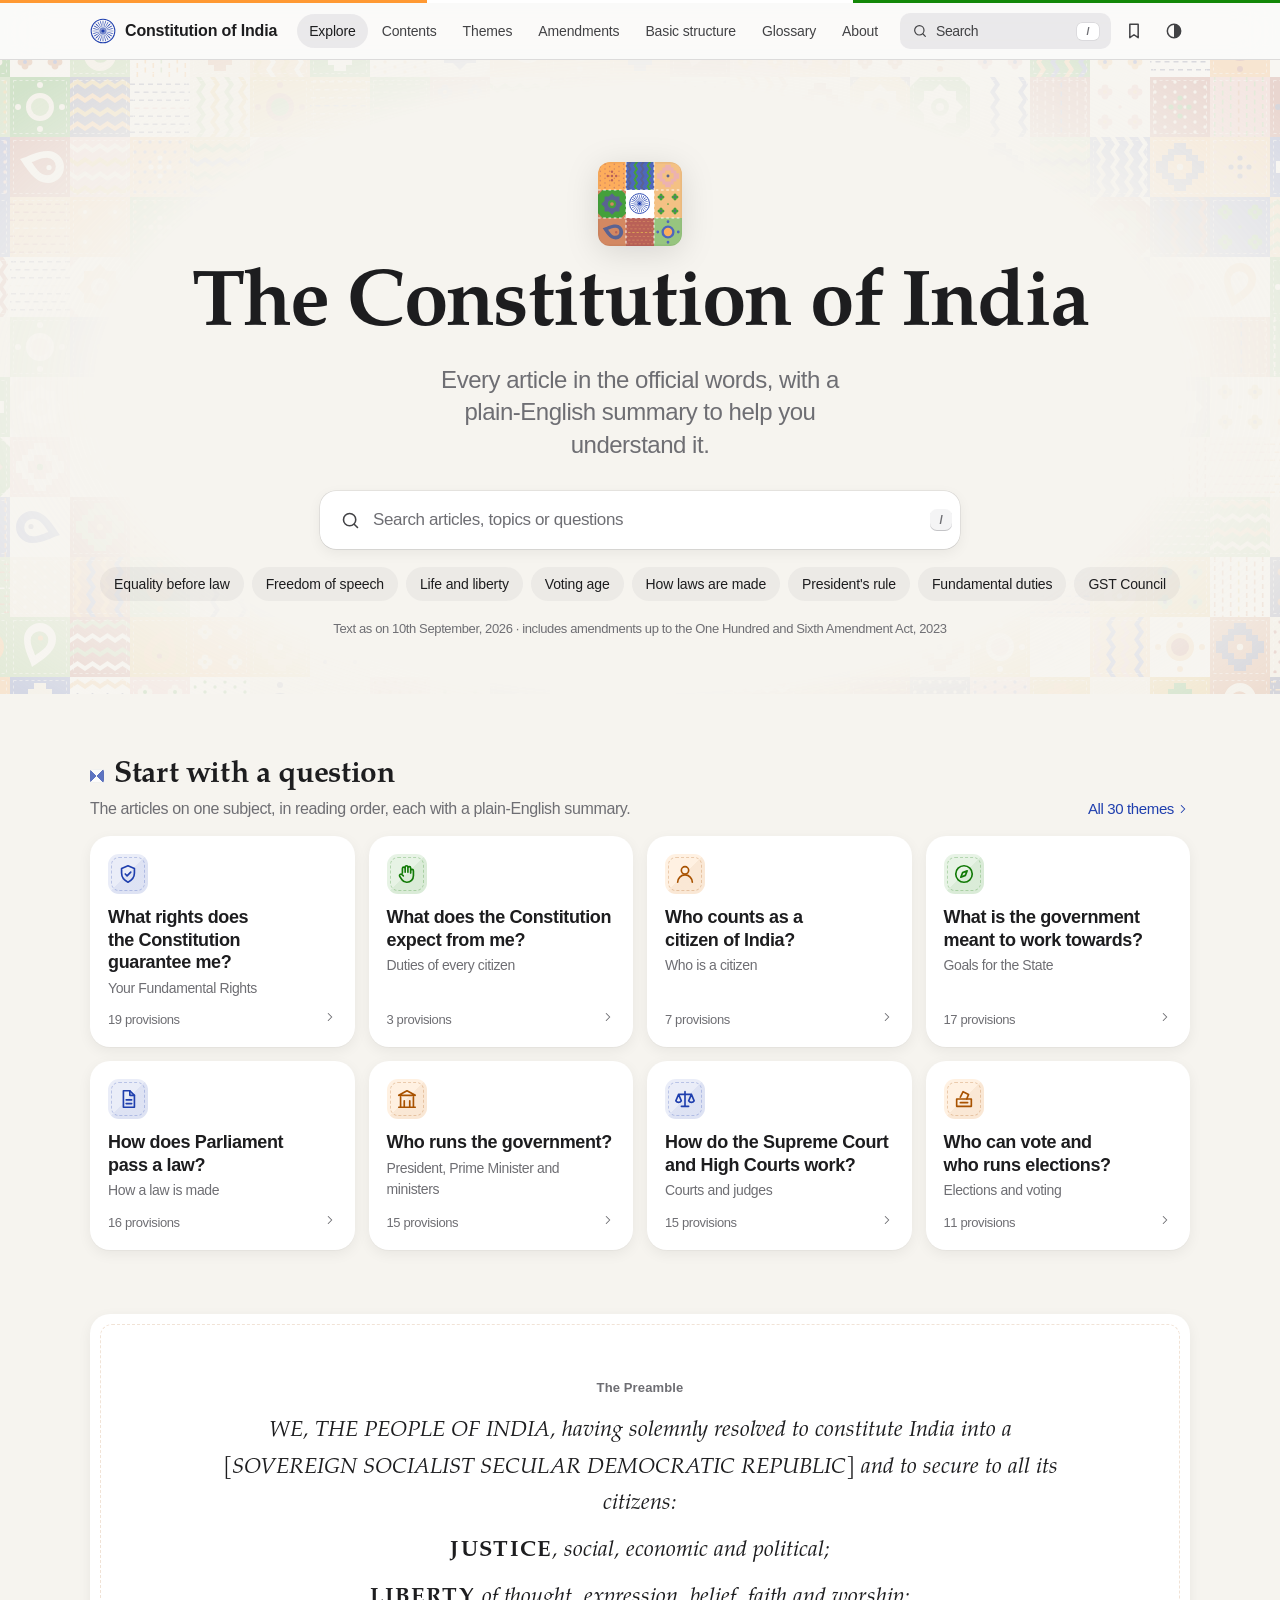
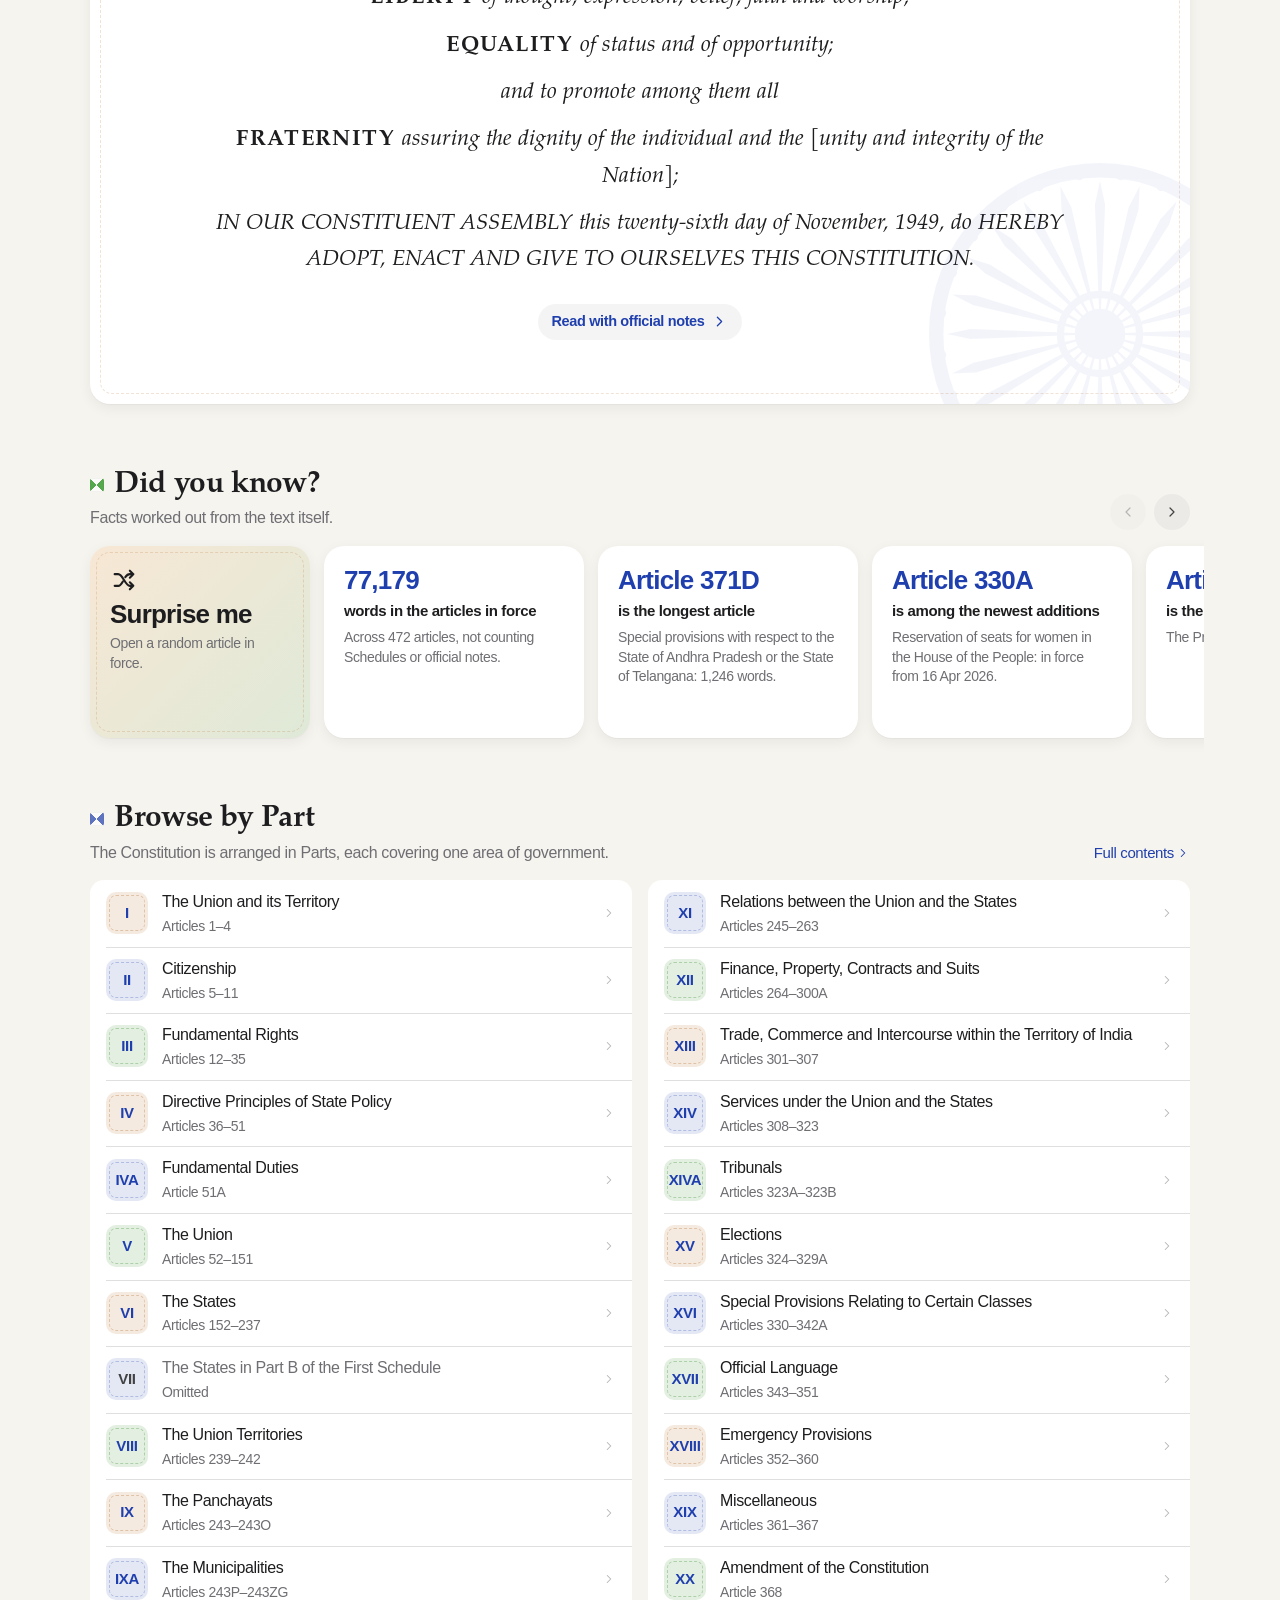
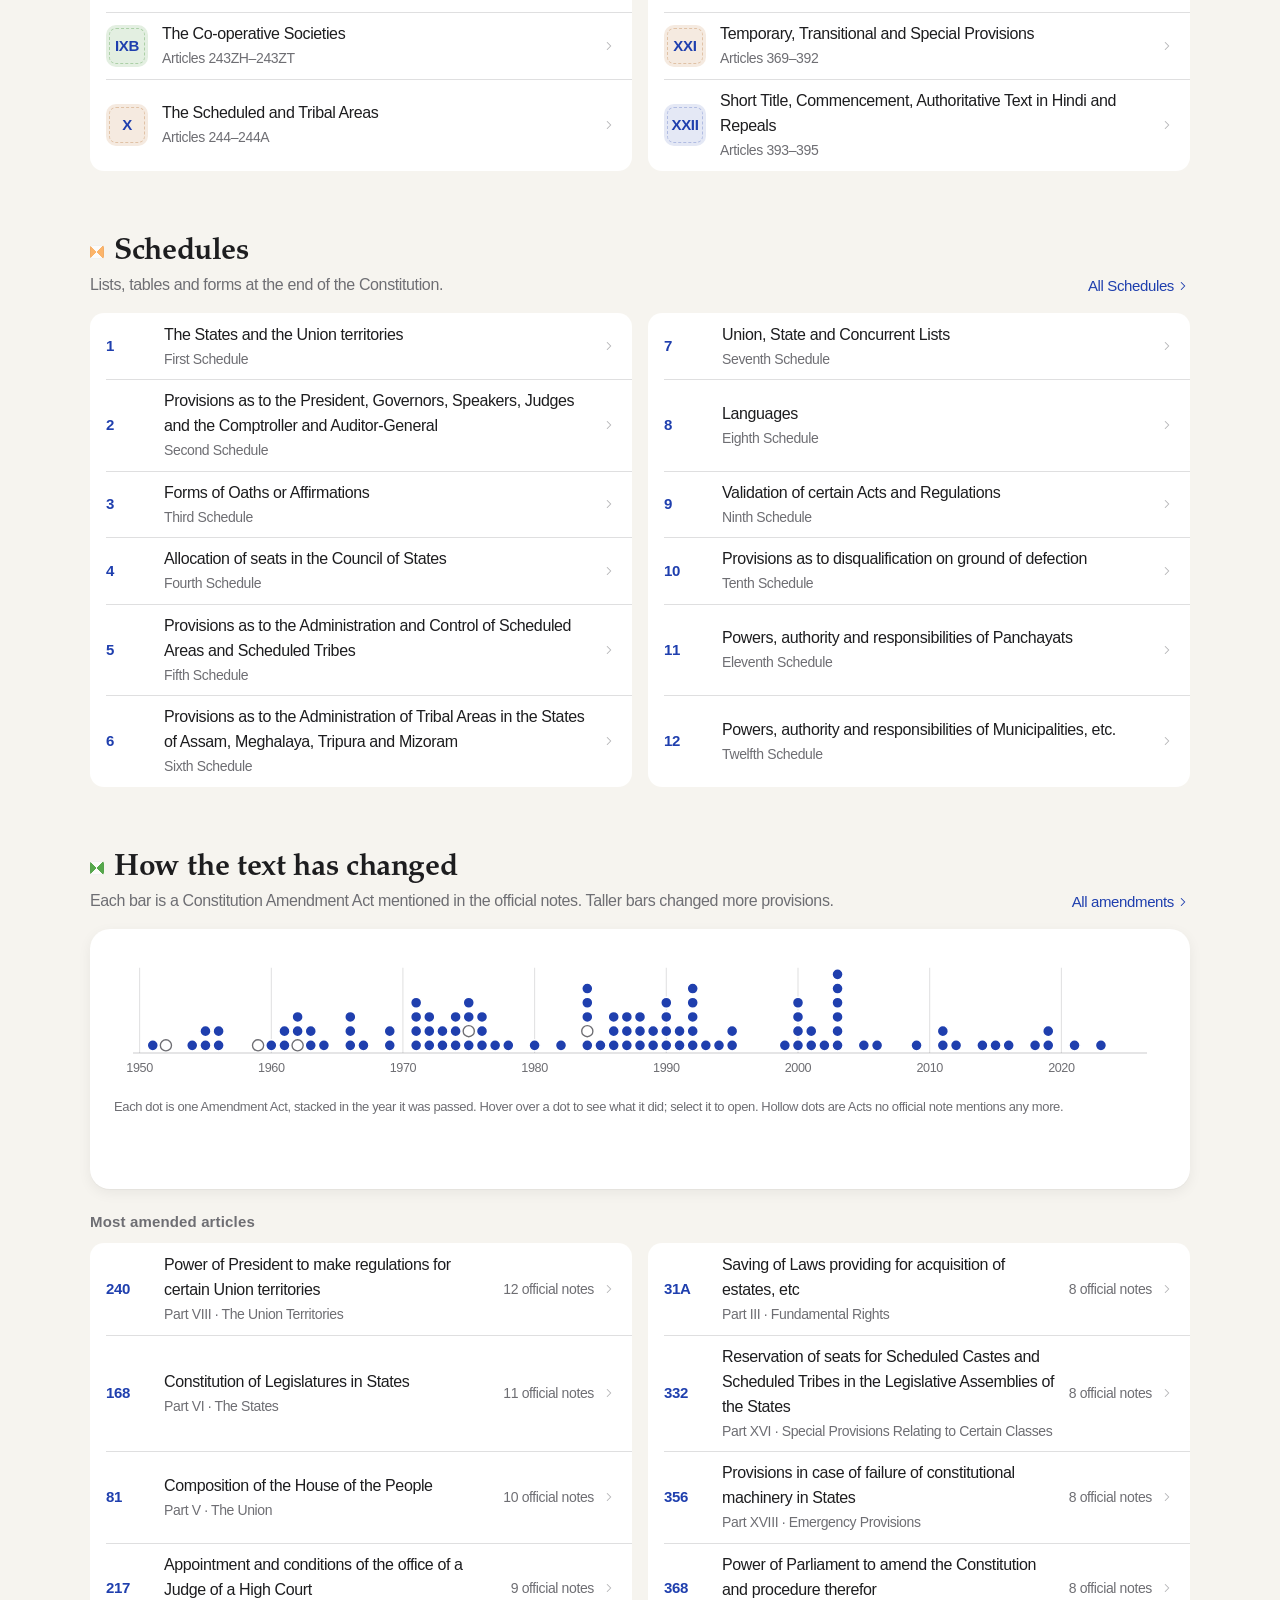
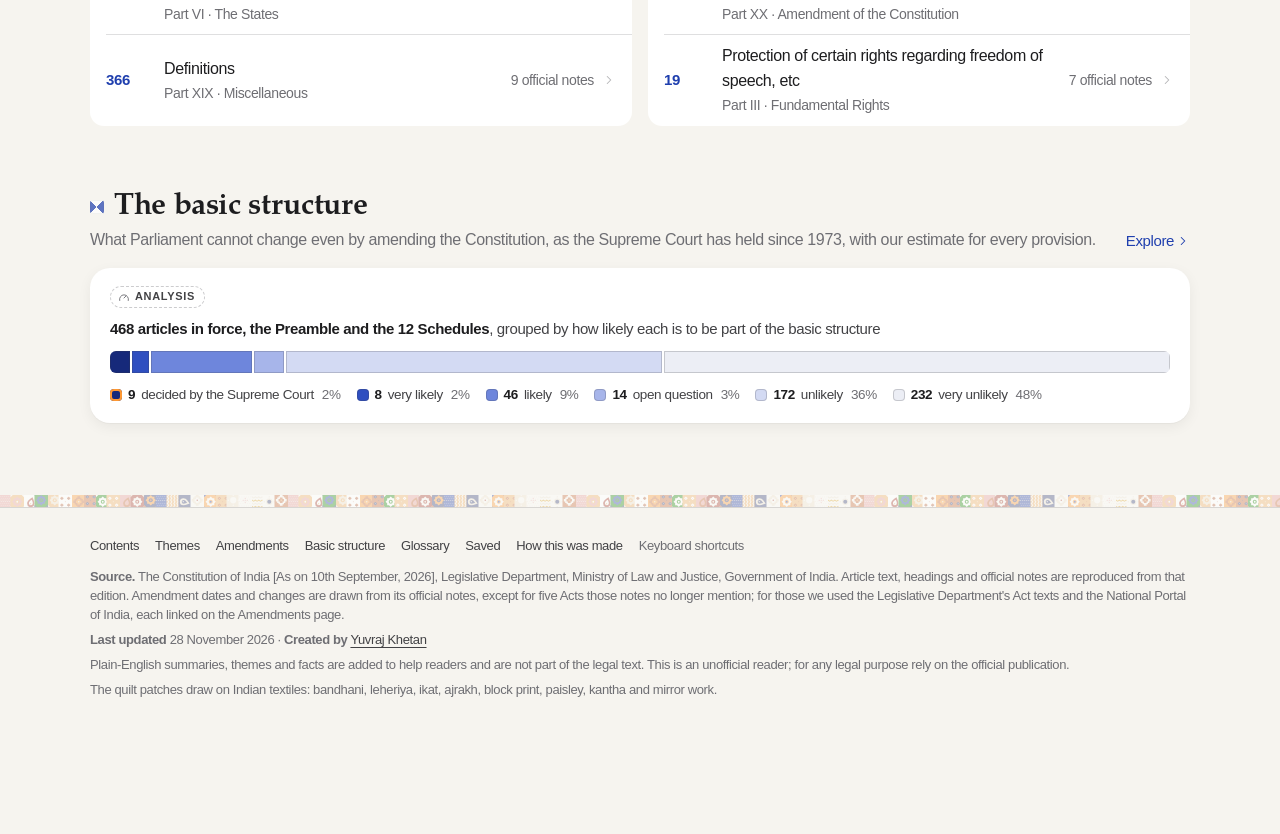
<file: index.html>
<!doctype html><html lang="en"><head><meta charset="utf-8"><meta name="viewport" content="width=device-width,initial-scale=1,viewport-fit=cover"><title>Constitution of India</title><meta name="description" content="Read and search the Constitution of India: every article in the official words, with plain-English summaries, themes, amendment history and the basic structure."><meta name="theme-color" content="#f5f5f7"><meta property="og:title" content="Constitution of India"><meta property="og:description" content="Every article in the official words, with plain-English summaries, themes, amendment history and the basic structure."><meta property="og:type" content="website"><meta property="og:url" content="https://yuvrajkhetan.github.io/constitution-of-india/"><meta property="og:image" content="https://yuvrajkhetan.github.io/constitution-of-india/og.png"><meta property="og:image:width" content="1200"><meta property="og:image:height" content="630"><meta property="og:image:alt" content="The Constitution of India: every article in the official words, with a plain-English summary. A patchwork quilt of Indian textiles frames the title."><meta name="twitter:card" content="summary_large_image"><link rel="icon" href="favicon.ico" sizes="32x32"><link rel="icon" href="favicon.svg" type="image/svg+xml"><link rel="apple-touch-icon" href="apple-touch-icon.png"><style>[hidden]{display:none!important}</style></head><body><title>Constitution of India</title>
<meta name="author" content="Yuvraj Khetan">
<meta name="description" content="Read and search the Constitution of India, as on 10 September 2026. Every article in the official text with a plain-English summary, themes, amendments and a glossary.">
<meta name="theme-color" content="#f6f4ef" media="(prefers-color-scheme: light)">
<meta name="theme-color" content="#0b0a09" media="(prefers-color-scheme: dark)">
<style>@keyframes in{0%{opacity:.001;transform:translateY(6px)}}@keyframes flash{0%,30%{background:var(--saffron-tint);box-shadow:0 0 0 6px var(--saffron-tint)}to{background:0 0;box-shadow:0 0 0 6px transparent}}@keyframes fadein{0%{opacity:0}}@keyframes pop{0%{opacity:0;transform:scale(.98) translateY(-6px)}}@keyframes spin{to{transform:rotate(360deg)}}@keyframes qpop{0%{transform:scale(0) rotate(-90deg);opacity:0}}@keyframes wiggle{30%{transform:rotate(-6deg) scale(1.04)}65%{transform:rotate(3deg)}to{transform:none}}@keyframes pop2{0%{transform:scale(.4)}}@keyframes qblink{50%{transform:scale(.4) rotate(45deg);opacity:.5}}@keyframes bcin{0%{opacity:0;transform:translate(-50%,8px)}}@keyframes pkin{0%{opacity:0;transform:translateY(3px)}}@font-face{font-family:"Pal";src:local("Palatino"),local("Palatino-Roman"),local("Palatino Linotype"),local("PalatinoLinotype-Roman"),local("Book Antiqua"),local("BookAntiqua"),url(fonts/pagella-regular.woff2)format("woff2");font-weight:400;font-style:normal;font-display:swap}@font-face{font-family:"Pal";src:local("Palatino Italic"),local("Palatino-Italic"),local("Palatino Linotype Italic"),local("PalatinoLinotype-Italic"),local("Book Antiqua Italic"),local("BookAntiqua-Italic"),url(fonts/pagella-italic.woff2)format("woff2");font-weight:400;font-style:italic;font-display:swap}@font-face{font-family:"Pal";src:local("Palatino Bold"),local("Palatino-Bold"),local("Palatino Linotype Bold"),local("PalatinoLinotype-Bold"),local("Book Antiqua Bold"),local("BookAntiqua-Bold"),url(fonts/pagella-bold.woff2)format("woff2");font-weight:600 700;font-style:normal;font-display:swap}@font-face{font-family:"Pal";src:local("Palatino Bold Italic"),local("Palatino-BoldItalic"),local("Palatino Linotype Bold Italic"),local("PalatinoLinotype-BoldItalic"),local("Book Antiqua Bold Italic"),local("BookAntiqua-BoldItalic"),url(fonts/pagella-bolditalic.woff2)format("woff2");font-weight:600 700;font-style:italic;font-display:swap}:root{--navy:#1f3fae;--navy-tint:rgba(31,63,174,.09);--saffron:#a85200;--saffron-ink:#944800;--saffron-fill:#ff9933;--saffron-tint:rgba(255,153,51,.14);--green:#127a07;--green-fill:#138808;--green-tint:rgba(19,136,8,.10);--bg:#f6f4ef;--surface:#ffffff;--surface-2:#fbfaf7;--stitch:rgba(168,82,0,.16);--fill:rgba(118,118,128,.12);--fill-2:rgba(118,118,128,.08);--label:#1d1d1f;--label-2:#424245;--label-3:#6e6e73;--sep:rgba(60,60,67,.16);--sep-strong:rgba(60,60,67,.26);--bar:rgba(251,251,253,.78);--mark:rgba(255,153,51,.32);--shadow:0 1px 1px rgba(0,0,0,.03),0 4px 14px rgba(0,0,0,.06);--shadow-lg:0 20px 60px rgba(0,0,0,.18);--sys:-apple-system,BlinkMacSystemFont,"SF Pro Text","SF Pro Display","Segoe UI",Roboto,"Helvetica Neue",Arial,sans-serif;--serif:"Pal",Palatino,"Palatino Linotype","Book Antiqua",Georgia,serif;--display:"Pal",Palatino,"Palatino Linotype","Book Antiqua",Georgia,serif;--r:14px;--r-lg:20px;--maxw:1180px;--tab:0px}@media (prefers-color-scheme:dark){:root:not([data-theme=light]){--navy:#8aa4ff;--navy-tint:rgba(138,164,255,.14);--saffron:#ffad5c;--saffron-ink:#ffad5c;--saffron-fill:#ff9f40;--saffron-tint:rgba(255,159,64,.16);--green:#5fd068;--green-fill:#30d158;--green-tint:rgba(48,209,88,.14);--bg:#0b0a09;--surface:#1c1b1a;--surface-2:#252321;--stitch:rgba(255,173,92,.14);--fill:rgba(120,120,128,.26);--fill-2:rgba(120,120,128,.16);--label:#f5f5f7;--label-2:#d1d1d6;--label-3:#a1a1a6;--sep:rgba(84,84,88,.55);--sep-strong:rgba(84,84,88,.8);--bar:rgba(22,22,24,.78);--mark:rgba(255,159,64,.38);--shadow:0 1px 1px rgba(0,0,0,.4),0 4px 14px rgba(0,0,0,.4);--shadow-lg:0 20px 60px rgba(0,0,0,.6);color-scheme:dark}}:root[data-theme=dark]{--navy:#8aa4ff;--navy-tint:rgba(138,164,255,.14);--saffron:#ffad5c;--saffron-ink:#ffad5c;--saffron-fill:#ff9f40;--saffron-tint:rgba(255,159,64,.16);--green:#5fd068;--green-fill:#30d158;--green-tint:rgba(48,209,88,.14);--bg:#0b0a09;--surface:#1c1b1a;--surface-2:#252321;--stitch:rgba(255,173,92,.14);--fill:rgba(120,120,128,.26);--fill-2:rgba(120,120,128,.16);--label:#f5f5f7;--label-2:#d1d1d6;--label-3:#a1a1a6;--sep:rgba(84,84,88,.55);--sep-strong:rgba(84,84,88,.8);--bar:rgba(22,22,24,.78);--mark:rgba(255,159,64,.38);--shadow:0 1px 1px rgba(0,0,0,.4),0 4px 14px rgba(0,0,0,.4);--shadow-lg:0 20px 60px rgba(0,0,0,.6);color-scheme:dark}*{box-sizing:border-box}html{-webkit-text-size-adjust:100%;scroll-padding-top:80px;-webkit-tap-highlight-color:transparent}body{margin:0;background:var(--bg);color:var(--label);font:17px/1.47 var(--sys);letter-spacing:-.022em;-webkit-font-smoothing:antialiased;text-rendering:optimizeLegibility}a{color:var(--navy);text-decoration:none}a:hover{text-decoration:underline;text-underline-offset:3px}button,input{font:inherit;color:inherit;letter-spacing:inherit}:focus-visible{outline:3px solid var(--navy);outline-offset:2px;border-radius:8px}h1,h2,h3,h4{margin:0;text-wrap:balance}p{margin:0}svg{flex:none}.wrap{max-width:var(--maxw);margin:0 auto;padding-inline:max(16px,4vw)}.wrap.col{box-sizing:content-box;max-width:var(--col,820px)}@media (min-width:1100px){.wrap{padding-inline:40px}}.sr{position:absolute!important;width:1px;height:1px;overflow:hidden;clip:rect(0 0 0 0);white-space:nowrap}.skip{position:absolute;left:12px;top:-60px;z-index:200;background:var(--surface);padding:10px 14px;border-radius:10px;box-shadow:var(--shadow)}.skip:focus{top:12px}.tri{display:flex;height:3px}.tri i{flex:1}.tri i:nth-child(1){background:var(--saffron-fill)}.tri i:nth-child(2){background:var(--surface)}.tri i:nth-child(3){background:var(--green-fill)}.bar{position:sticky;top:env(safe-area-inset-top,0);z-index:50;background:var(--bar);backdrop-filter:saturate(180%) blur(20px);-webkit-backdrop-filter:saturate(180%) blur(20px);border-bottom:.5px solid var(--sep)}.bar .wrap,.brand{display:flex;align-items:center}.bar .wrap{gap:10px;height:56px}.brand{gap:9px;color:var(--label);font-weight:600;font-size:16px;letter-spacing:-.01em;white-space:nowrap;margin-right:10px}.brand:hover,.nav a:hover{text-decoration:none}.brand svg{width:26px;height:26px;color:var(--navy)}.nav{display:flex;gap:2px}.ib,.nav a,.sbtn{color:var(--label-2)}.nav a{font-size:14px;padding:7px 12px;border-radius:999px;font-weight:500;letter-spacing:-.01em}.nav a:hover{background:var(--fill-2)}.nav a[aria-current=page]{color:var(--label);background:var(--fill)}.ib,.sbtn{border:0;cursor:pointer}.sbtn{margin-left:auto;display:flex;align-items:center;gap:8px;height:36px;min-width:0;width:min(300px,34vw);padding:0 12px;border-radius:10px;font-size:14px;text-align:left}.sbtn,.sbtn:hover{background:var(--fill)}.sbtn svg{width:16px;height:16px}.sbtn span,.spot span{flex:1;min-width:0;overflow:hidden;text-overflow:ellipsis;white-space:nowrap}.sbtn kbd{font:600 11px/1 var(--sys);padding:3px 6px;border-radius:5px;background:var(--surface);color:var(--label-3);box-shadow:0 0 0 .5px var(--sep)}.ib{display:inline-grid;place-items:center;width:40px;height:40px;background:0 0;position:relative}.ib:hover,.side summary:hover{background:var(--fill-2)}.ib svg{width:20px;height:20px}.ib,.ib .dot{border-radius:999px}.ib .dot{position:absolute;top:7px;right:7px;min-width:15px;height:15px;padding:0 4px;background:var(--saffron-fill);color:#000;font:700 10px/15px var(--sys);text-align:center}@media (max-width:900px){.bar .saved-link,.nav{display:none}.sbtn{width:auto;flex:1;max-width:520px}}@media (max-width:700px){.sbtn{max-width:none}.brand b,.sbtn kbd{display:none}}.tabs{display:none}@media (max-width:900px){:root{--tab:calc(56px + env(safe-area-inset-bottom,0px))}.tabs{display:grid;grid-template-columns:repeat(5,1fr);position:fixed;left:0;right:0;bottom:0;z-index:55;height:var(--tab);padding:0 max(0px,calc(50vw - 300px)) env(safe-area-inset-bottom,0);background:var(--bar);backdrop-filter:saturate(180%) blur(20px);-webkit-backdrop-filter:saturate(180%) blur(20px);border-top:.5px solid var(--sep)}.tabs a,.tabs button{position:relative;display:grid;justify-items:center;align-content:center;gap:2px;border:0;background:0 0;color:var(--label-3);font-size:10.5px;font-weight:500;letter-spacing:0;cursor:pointer;min-width:0}.tabs a:hover{text-decoration:none}.tabs svg{width:24px;height:24px}.tabs [aria-current=page],.tabs [aria-current=true],.tabs [aria-expanded=true]{color:var(--navy)}.tabs .dot{position:absolute;top:5px;left:calc(50% + 4px);min-width:16px;height:16px;padding:0 4px;border-radius:999px;background:var(--saffron-fill);color:#000;font:700 10px/16px var(--sys);text-align:center}body{padding-bottom:var(--tab)}}.msheet{position:fixed;inset:0;z-index:88;display:flex;align-items:flex-end;justify-content:center;background:0 0;transition:background .3s ease}.msheet[hidden]{display:none}.msheet.open{background:rgba(0,0,0,.32)}.mpanel{width:min(560px,100%);max-height:calc(100% - env(safe-area-inset-top,0) - 24px);overflow:auto;overscroll-behavior:contain;background:var(--bg);border-radius:22px 22px 0 0;padding:8px 16px calc(20px + env(safe-area-inset-bottom,0));box-shadow:var(--shadow-lg);transform:translateY(100%);transition:transform .32s cubic-bezier(.2,.8,.2,1)}.msheet.open .mpanel{transform:none}.mpanel:focus{outline:0}.mpanel .grab{width:36px;height:5px;border-radius:3px;background:var(--fill);margin:0 auto 6px}.mhead,.mrow{align-items:center}.mhead{display:flex;justify-content:space-between;gap:12px;padding:2px 0 12px 4px}.mhead h2{font-size:22px;font-weight:700;letter-spacing:-.02em}.mhead .ib{width:36px;height:36px;background:var(--fill-2)}.mhead .ib svg{width:17px;height:17px}.mrow{display:grid;grid-template-columns:40px minmax(0,1fr) 14px;gap:14px;min-height:62px;padding:10px 14px;color:var(--label);position:relative}.mrow+.mrow::before{content:"";position:absolute;top:0;left:68px;right:0;border-top:.5px solid var(--sep)}.mrow:hover{background:var(--surface-2);text-decoration:none}.mrow b,.theme h3{font-weight:600;line-height:1.25}.mrow b{display:block;font-size:16.5px;letter-spacing:-.015em}.mrow small{display:block;font-size:13.5px;line-height:1.35;color:var(--label-3);margin-top:1px}.mrow>svg{width:14px;height:14px;color:var(--label-3)}.mrow[aria-current=page]{background:var(--navy-tint)}.mrow[aria-current=page] b,.side .sl[aria-current=page] b{color:var(--navy)}@media (hover:none){.mrow:active{background:var(--fill-2)}}@media (prefers-reduced-motion:reduce){.mpanel,.msheet{transition:none}}.lt,.sh h2{font-size:clamp(34px,5vw,48px);font-weight:700;line-height:1.08}.eyebrow{font-size:13px;font-weight:600;letter-spacing:.01em;color:var(--label-3)}.ana,.nxt-h{align-items:center}.ana{display:inline-flex;gap:5px;flex:none;font:600 11px/1 var(--sys);letter-spacing:.06em;text-transform:uppercase;color:var(--label-2);border:1px dashed var(--sep-strong);border-radius:999px;padding:4px 9px 4px 7px;white-space:nowrap;vertical-align:middle}.ana svg,.bschip .ana svg{width:12px;height:12px;color:var(--label-3);flex:none}.ph>.ana{margin:4px 0 10px}.bs-sum>.ana,.bshome>.ana{margin-bottom:10px}.sh h2+.ana{margin-top:8px}.nxt-h{display:flex;justify-content:space-between;gap:10px;flex-wrap:wrap}.bschip .ana,.theme .ft .ana{padding:3px 7px 3px 6px;font-size:10px}.bschip .ana{margin-left:8px}.bsb-h .ana{margin-left:auto}@media (max-width:560px){.bschip .ana{display:flex;width:max-content;margin:5px 0 0}.bschip{position:relative;padding-right:34px}.bschip>svg:last-child{position:absolute;right:12px;top:50%;transform:translateY(-50%)}}.ph>.ana{justify-self:start}.theme .ft .ana{margin-right:auto}.sh p,.sub{color:var(--label-3);font-size:17px}.sec{padding-block:clamp(36px,6vw,64px)0}.ph+.sec{padding-top:14px}.sh{display:flex;align-items:end;justify-content:space-between;gap:12px;margin-bottom:16px;flex-wrap:wrap}.sh h2{font-size:clamp(24px,3vw,30px);line-height:1.15}.sh p{margin-top:4px;font-size:16px}.more,.pill{font-size:15px;font-weight:500;display:inline-flex;align-items:center;gap:2px;white-space:nowrap}.more svg,.row .aux svg{width:14px;height:14px}.pill{gap:6px;height:34px;padding:0 14px;border-radius:999px;border:0;background:var(--fill-2);color:var(--label);font-size:14px;cursor:pointer;letter-spacing:-.01em}.pill:hover{background:var(--fill);text-decoration:none}.pill[aria-pressed=true]{background:var(--label);color:var(--surface)}.pill svg{width:15px;height:15px}.pills{display:flex;flex-wrap:wrap;gap:8px}.btn,.tag{font-weight:600;background:var(--fill-2)}.btn{display:inline-flex;align-items:center;justify-content:center;gap:7px;height:36px;padding:0 14px;border-radius:999px;border:0;color:var(--navy);font-size:14.5px;cursor:pointer;white-space:nowrap}.btn:hover{background:var(--fill);text-decoration:none}.btn svg{width:17px;height:17px}.btn .bl{display:inline}.btn.primary{background:var(--navy);color:var(--surface)}.tag{display:inline-block;font-size:12px;padding:2px 8px;border-radius:6px;vertical-align:2px;letter-spacing:0}.crumbs a,.row.o .num,.row.o .tt,.tag,.tag.o{color:var(--label-3)}.tag.s{background:var(--saffron-tint);color:var(--saffron)}.tag.g{background:var(--green-tint);color:var(--green)}.tag.n{background:var(--navy-tint);color:var(--navy)}.card{background:var(--surface);border-radius:var(--r-lg);box-shadow:var(--shadow)}.view{animation:in .28s ease backwards}@media (prefers-reduced-motion:reduce){.view{animation:none}*{scroll-behavior:auto!important}}.group{background:var(--surface);border-radius:var(--r);overflow:hidden}.row{display:grid;grid-template-columns:auto minmax(0,1fr) auto;align-items:center;gap:14px;min-height:52px;padding:10px 16px;color:var(--label);position:relative}.row:hover{background:var(--surface-2);text-decoration:none}.row+.row::before{content:"";position:absolute;top:0;left:16px;right:0;border-top:.5px solid var(--sep)}.row .num{min-width:44px;font-weight:600;font-variant-numeric:tabular-nums;color:var(--navy);font-size:15px}.row .tt{font-size:16px;line-height:1.3}.row .aux,.row .ss{color:var(--label-3);font-size:14px}.row .ss{line-height:1.4;margin-top:2px;display:-webkit-box;-webkit-line-clamp:2;-webkit-box-orient:vertical;overflow:hidden}.row .aux{display:flex;align-items:center;gap:8px;white-space:nowrap;font-variant-numeric:tabular-nums}.row .aux svg{opacity:.5}.cgrid{display:grid;grid-auto-flow:column;grid-template-columns:repeat(2,minmax(0,1fr));column-gap:16px}.cgrid>.row{background:var(--surface)}.cgrid>.t1,.cgrid>.t2{border-top-left-radius:var(--r);border-top-right-radius:var(--r)}.cgrid>.b1,.cgrid>.b2{border-bottom-left-radius:var(--r);border-bottom-right-radius:var(--r)}.cgrid>.t2::before{display:none}.hero{padding-block:clamp(44px,8vw,96px) clamp(28px,4vw,40px)}.hero .mark{height:auto;color:var(--navy)}.hero h1{font-size:clamp(40px,7.4vw,80px);line-height:1.02}.hero .lede{font-size:clamp(19px,2.2vw,24px);max-width:34ch;margin:16px auto 0;line-height:1.35;letter-spacing:-.02em}.hero .lede,.spot,.spot kbd{color:var(--label-3)}.spot{display:flex;align-items:center;gap:12px;width:min(640px,100%);height:58px;margin:30px auto 0;padding:0 8px 0 20px;border-radius:16px;border:0;background:var(--surface);box-shadow:var(--shadow),0 0 0 .5px var(--sep);font-size:17px;cursor:pointer;text-align:left}.spot:hover{box-shadow:var(--shadow-lg),0 0 0 .5px var(--sep)}.spot>svg{width:21px;height:21px;color:var(--label-2)}.spot kbd{font:600 12px/1 var(--sys);padding:5px 8px;border-radius:7px;background:var(--fill-2)}.hero .pills{justify-content:center;margin-top:18px}.asof,.theme p{margin-top:18px;font-size:13px;color:var(--label-3)}.ph>.asof{margin-top:0}.resume{display:flex;gap:8px;flex-wrap:wrap;align-items:center}.resume .eyebrow{margin-right:4px}.themes{display:grid;grid-template-columns:repeat(auto-fill,minmax(250px,1fr));gap:14px}.themes.two{grid-template-columns:repeat(2,minmax(0,1fr))}@media (max-width:700px){.themes.two{grid-template-columns:minmax(0,1fr)}}.theme{display:grid;grid-template-rows:auto 1fr auto;gap:12px;padding:18px;border-radius:var(--r-lg);background:var(--surface);box-shadow:var(--shadow);color:var(--label);transition:transform .2s ease,box-shadow .2s ease;min-width:0}.theme:hover{text-decoration:none;transform:translateY(-2px);box-shadow:var(--shadow-lg)}.ico{display:grid;place-items:center;width:40px;height:40px;border-radius:11px;color:var(--tc)}.ico svg{width:22px;height:22px}.c-navy{--tint:var(--navy-tint);--tc:var(--navy)}.c-saffron{--tint:var(--saffron-tint);--tc:var(--saffron)}.c-green{--tint:var(--green-tint);--tc:var(--green)}.theme h3{font-size:18px;letter-spacing:-.02em}.theme p{font-size:14px;margin-top:4px}.theme .ft{font-size:13px;color:var(--label-3);display:flex;justify-content:space-between}.preamble{padding:clamp(28px,6vw,64px);text-align:center;overflow:hidden}.preamble .pt{font-family:var(--serif);font-size:clamp(18px,2vw,22px);line-height:1.65;letter-spacing:0;max-width:40em;margin:16px auto 0;color:var(--label)}.preamble .pt p{margin:0 0 .5em}.preamble .cap{font-variant:small-caps;letter-spacing:.06em;font-weight:600}.preamble .bg{position:absolute;width:360px;right:-90px;bottom:-110px;color:var(--navy);opacity:.05;pointer-events:none}.facts{display:grid;grid-auto-flow:column;grid-auto-columns:minmax(240px,280px);gap:14px;overflow-x:auto;scroll-snap-type:x mandatory;padding:4px 2px 14px;scrollbar-width:none}.facts::-webkit-scrollbar{display:none}.fact{scroll-snap-align:start;display:grid;align-content:start;gap:6px;padding:20px;border-radius:var(--r-lg);background:var(--surface);box-shadow:var(--shadow);min-height:170px}.fact:hover{text-decoration:none;box-shadow:var(--shadow-lg)}.fact b{font-size:26px;letter-spacing:-.03em;line-height:1.1;color:var(--navy)}.fact span{font-size:15px;font-weight:600}.fact small{font-size:14px;color:var(--label-3);line-height:1.4}.fact.shuffle{background:linear-gradient(135deg,var(--saffron-tint),var(--green-tint));border:0;text-align:left;cursor:pointer;font:inherit}.fact,.fact.shuffle b{color:var(--label)}.seg{display:inline-flex;padding:2px;border-radius:9px;background:var(--fill);gap:0}.arow .gone b,.seg button{font-size:13px;font-weight:600}.seg button,.tip{letter-spacing:-.01em}.seg button{border:0;background:0 0;padding:6px 14px;border-radius:7px;color:var(--label);cursor:pointer}.seg button[aria-pressed=true]{background:var(--surface);box-shadow:0 1px 3px rgba(0,0,0,.12),0 0 0 .5px var(--sep)}.tip{position:fixed;z-index:80;pointer-events:none;max-width:280px;background:var(--label);color:var(--surface);padding:8px 11px;border-radius:10px;font-size:13px;line-height:1.35;opacity:0;transition:opacity .12s}.chart .ax text.ol,.tip b{font-weight:600;font-size:12px}.tip b{display:block;opacity:.75}.tip.on{opacity:1}.chart{padding:clamp(14px,3vw,24px)}.chart svg{display:block;width:100%;height:auto}.chart .ax text{fill:var(--label-3);font:12px var(--sys)}.chart .gl line{stroke:var(--sep)}.chart .b{fill:var(--navy);cursor:pointer}.chart .brk{fill:none;stroke:var(--surface);stroke-width:3;pointer-events:none}.chart .ax text.ol{fill:var(--label-2)}.chart-note{font-size:13px;color:var(--label-3);margin-top:8px}.chart .b.on,.chart .b:hover{fill:var(--saffron-fill)}.chart .nc{fill:var(--surface);stroke:var(--label-3);stroke-width:1.2;cursor:pointer}.chart .nc.on,.chart .nc:hover{stroke:var(--saffron-fill);stroke-width:2}.tag.nc{background:var(--fill-2);color:var(--label-2);box-shadow:inset 0 0 0 1px var(--sep)}.arow .gone{margin-top:10px;padding:10px 12px;border-radius:10px;background:var(--surface-2);border:1px dashed var(--stitch)}.arow .gone b{color:var(--label-2)}.arow .gone p{font-size:14.5px;margin-top:2px}.arow .gone .src{font-size:13px;color:var(--label-3);margin-top:6px}.arow .gone a{color:var(--navy);text-decoration:underline;text-decoration-thickness:1px;text-underline-offset:3px;overflow-wrap:anywhere}.ph{padding-block:clamp(28px,5vw,52px) 22px;display:grid;gap:10px}.crumbs,.filter{display:flex;align-items:center}.crumbs{flex-wrap:wrap;gap:4px;font-size:14px;color:var(--label-3)}.crumbs a:hover{color:var(--label)}.crumbs svg{width:12px;height:12px;opacity:.5}.filter{gap:8px;height:40px;padding:0 12px;border-radius:11px;background:var(--fill);max-width:460px}.filter svg{width:17px;height:17px;color:var(--label-3)}.filter input{flex:1;min-width:0;border:0;outline:0;background:0 0;font-size:16px}.filter input::placeholder,.sbar input::placeholder{color:var(--label-3)}.toolbar{display:flex;gap:10px;align-items:center;flex-wrap:wrap;margin-block:6px 18px}details.pt-g{background:var(--surface);border-radius:var(--r);margin-bottom:10px;overflow:hidden}details.pt-g>summary{list-style:none;display:grid;grid-template-columns:56px minmax(0,1fr) auto;gap:12px;align-items:center;padding:14px 16px;cursor:pointer}.side summary::-webkit-details-marker,details.pt-g>summary::-webkit-details-marker{display:none}.trow:hover,details.pt-g>summary:hover{background:var(--surface-2)}details.pt-g>summary .pn{font-variant-numeric:tabular-nums}details.pt-g>summary .tt{display:block;font-weight:600;font-size:17px;letter-spacing:-.02em}details.pt-g>summary .ss{display:block;font-size:14px;color:var(--label-3);margin-top:2px}details.pt-g>summary .chev{width:16px;height:16px;color:var(--label-3);transition:transform .2s}.bfr[open]>summary>svg,.sh:hover h2::before,.side details[open]>summary svg,details.pt-g[open]>summary .chev{transform:rotate(90deg)}details.pt-g .inner{border-top:.5px solid var(--sep);padding-bottom:6px}.subh{font-size:12.5px;letter-spacing:.04em;text-transform:uppercase;color:var(--label-3);padding:14px 16px 4px 84px}.chh,.subh,.trow b{font-weight:600}.chh{font-size:14px;color:var(--label-2);padding:16px 16px 2px 84px}.trow{display:grid;grid-template-columns:56px minmax(0,1fr);gap:12px;padding:8px 16px 8px 28px;color:var(--label);font-size:15.5px;line-height:1.35}.trow:hover{text-decoration:none}.trow b{color:var(--navy);font-variant-numeric:tabular-nums}.empty,.side summary svg,.trow.o b,.trow.o span{color:var(--label-3)}.empty{padding:28px 16px;text-align:center}.reader{display:grid;grid-template-columns:270px minmax(0,1fr);gap:clamp(24px,4vw,64px);padding-block:20px 8px}.side{position:sticky;top:calc(env(safe-area-inset-top,0) + 72px);align-self:start;max-height:calc(100vh - 92px);overflow:auto;overscroll-behavior:contain;scrollbar-width:thin;padding:2px 6px 20px 0}.side .filter{margin-bottom:10px;height:36px}.side .filter input{font-size:14px}.side details{margin:0}.side .sl,.side summary{display:grid;gap:6px;border-radius:8px}.side summary{list-style:none;grid-template-columns:44px 1fr 14px;padding:7px 8px;cursor:pointer;font-size:14px;font-weight:600;letter-spacing:-.01em}.side .sl b,.side summary b{color:var(--label-3);font-weight:600;font-variant-numeric:tabular-nums}.side summary svg{width:12px;height:12px;transition:transform .2s}.side .sl{grid-template-columns:44px 1fr;padding:5px 8px;color:var(--label-2);font-size:13.5px;line-height:1.35}.side .sl:hover{background:var(--fill-2);text-decoration:none}.side .sl b,.side summary{color:var(--label)}.side .sl[aria-current=page]{background:var(--navy-tint);color:var(--label)}.side .sg,.side .sl.o{color:var(--label-3)}.side .sg{font-size:11.5px;font-weight:600;text-transform:uppercase;letter-spacing:.05em;padding:10px 8px 2px 58px}.notice b,.side .top{display:block;color:var(--label)}.side .top{padding:7px 8px;border-radius:8px;font-size:14px;font-weight:600}.side .top:hover{background:var(--fill-2);text-decoration:none}.acts .btn[aria-pressed=true],.side .top[aria-current=page]{background:var(--navy-tint)}.sidebtn{display:none}@media (max-width:980px){.reader{grid-template-columns:minmax(0,1fr)}.side{position:fixed;left:0;right:0;bottom:0;top:auto;z-index:70;max-height:82vh;background:var(--surface);border-radius:18px 18px 0 0;padding:10px 14px calc(var(--tab) + 24px);box-shadow:var(--shadow-lg);transform:translateY(105%);transition:transform .3s cubic-bezier(.2,.8,.2,1);visibility:hidden}.side.open{transform:none;visibility:visible}.side::before{content:"";display:block;width:36px;height:5px;border-radius:3px;background:var(--fill);margin:0 auto 12px}.sidebtn{display:inline-flex}.scrim{position:fixed;inset:0;background:rgba(0,0,0,.32);z-index:65}}.art{min-width:0}.ahead{display:grid;gap:8px;margin:6px 0 20px}.ahead h1 .hfn{display:inline-flex;gap:4px;margin-left:8px;vertical-align:.55em}.acts,.ahead .an{display:flex;gap:8px;flex-wrap:wrap}.ahead .an{font-size:15px;font-weight:600;color:var(--saffron);align-items:center}.ahead h1{font-size:clamp(30px,4.2vw,44px);font-weight:700;line-height:1.1}.acts{margin-top:8px}.plain{border-radius:var(--r-lg);background:var(--surface);box-shadow:var(--shadow)}.plain .lb{align-items:center;justify-content:space-between;color:var(--green)}.block>h2 small,.plain .lb small,.side .sl.o b{font-weight:500;color:var(--label-3)}.notice{display:flex;gap:12px;padding:14px 16px;border-radius:var(--r);background:var(--saffron-tint);color:var(--label);font-size:15px;line-height:1.5;margin-bottom:12px}.notice svg{width:20px;height:20px;color:var(--saffron);margin-top:2px}.notice b{font-size:13px;margin-bottom:2px}.block>h2,.plain .lb,.themebar{display:flex;gap:10px}.themebar{align-items:center;justify-content:space-between;flex-wrap:wrap;padding:10px 14px;border-radius:var(--r);background:var(--navy-tint);font-size:14px;margin-bottom:14px}.bschip .bsc-t b,.plain .lb,.themebar a{font-weight:600}.block{margin-top:30px}.block>h2{font-size:20px;font-weight:700;margin-bottom:12px;align-items:baseline}.block>h2 small{font-size:14px}.text{font-family:var(--serif);font-size:var(--fs,19px);letter-spacing:0;color:var(--label);background:var(--surface);border-radius:var(--r-lg);box-shadow:var(--shadow)}.text p{margin:0 0 .8em;border-radius:4px}.text p:last-child{margin-bottom:0}.text p.l1,.text p.l2,.text p.l3,.text p.l4{margin-bottom:.5em}.text .l1{padding-left:1.5em}.text .l2{padding-left:3em}.text .l3{padding-left:4.4em}.text .l4{padding-left:5.8em}.bs .sub em,.text .lbl{font-style:italic}mark{background:var(--mark);color:inherit;border-radius:3px;padding:0 1px}.text a.xr{color:var(--navy);text-decoration:underline;text-decoration-thickness:1px;text-decoration-color:color-mix(in srgb,var(--navy) 40%,transparent);text-underline-offset:3px}.fn,.hist li>span{place-items:center;border-radius:999px;color:var(--saffron)}.fn{display:inline-grid;min-width:1.5em;height:1.5em;padding:0 .35em;margin:0 2px;border:0;background:var(--saffron-tint);font:700 11px/1 var(--sys);vertical-align:.4em;cursor:pointer;letter-spacing:0}.fn:hover,.fn[aria-expanded=true]{background:var(--saffron-fill);color:#000}.hist li,.status{gap:12px;color:var(--label-2)}.hist,.status{background:var(--surface);border-radius:var(--r-lg);box-shadow:var(--shadow)}.status{display:flex;align-items:flex-start;padding:18px;font-size:16px}.status svg{width:20px;height:20px;color:var(--label-3);margin-top:2px}.hist{list-style:none;margin:0;padding:0;overflow:hidden}.hist li{display:grid;grid-template-columns:30px minmax(0,1fr);padding:14px 18px;position:relative;scroll-margin-top:90px;font-size:15px;line-height:1.5}.hist li+li::before{content:"";position:absolute;top:0;left:60px;right:0;border-top:.5px solid var(--sep)}.hist li>span{display:grid;width:24px;height:24px;font:700 11.5px/1 var(--sys)}.hist li .when{display:block;font-size:13px;font-weight:600;color:var(--label-3);margin-bottom:2px}.hist li.hl,.hist li>span{background:var(--saffron-tint)}.lnk{all:unset;cursor:pointer;color:var(--navy);font-weight:600;text-decoration:underline;text-decoration-thickness:1px;text-underline-offset:3px}.lnk:focus-visible{outline:2px solid var(--navy);outline-offset:2px;border-radius:3px}.hist li .when .lnk{font-size:13px}.notice .lnk{font-size:14px;margin-top:4px;display:inline-block}.notice+.notice{margin-top:0}.notice.sd .k{display:block;font-size:12.5px;font-weight:700;letter-spacing:.06em;text-transform:uppercase;color:var(--saffron-ink);margin-bottom:3px}.kbd dl,.notice.sd p{margin:0}.bsother li+li,.notice.sd p.why{margin-top:6px}.notice.sd p.src{margin-top:4px}.notice.sd p.src+p:not(.sdl){margin-top:12px}.notice.sd .sdl{display:flex;flex-wrap:wrap;gap:4px 18px;margin-top:8px}.notice.sd .why b{display:inline;font-size:inherit;margin:0;font-weight:600}.notice.sd .src,.pager small{font-size:13px;color:var(--label-2)}.notice.sd svg{flex:none}.text .sdtag{display:table;font-family:var(--sys);font-size:11.5px;font-weight:700;letter-spacing:.05em;text-transform:uppercase;color:var(--saffron-ink);background:var(--saffron-tint);border-radius:6px;padding:2px 7px;margin:14px 0 6px -2px;line-height:1.5}.text p.noted{position:relative}.text p.noted::before{content:"";position:absolute;left:-12px;top:.25em;bottom:.25em;width:3px;border-radius:2px;background:var(--saffron-fill)}@media (max-width:700px){.text p.noted::before{left:-10px}}.flash,.text p.flash{animation:flash 1.6s ease-out}@media (prefers-reduced-motion:reduce){.flash,.text p.flash{animation:none;background:var(--saffron-tint)}}.links,.pager,.pager a{display:grid;gap:12px}.links .pills .pill{height:30px;font-size:13.5px;padding:0 12px}.links h3{font-size:14px;font-weight:600;color:var(--label-3);margin-bottom:8px}.pager{grid-template-columns:1fr 1fr;margin-top:40px}.pager a{gap:2px;padding:14px 16px;border-radius:var(--r);background:var(--surface);box-shadow:var(--shadow);color:var(--label);min-width:0}.pager a:hover{text-decoration:none;box-shadow:var(--shadow-lg)}.pager small{color:var(--navy);font-weight:600}.pager span{font-size:15px;overflow:hidden;text-overflow:ellipsis;white-space:nowrap}.pager .nx{text-align:right}.pager .ph0{visibility:hidden}.pager.pq span{white-space:normal;display:-webkit-box;-webkit-line-clamp:2;-webkit-box-orient:vertical;line-height:1.3}.trow-th .ico{width:32px;height:32px;border-radius:9px}.trow-th .ico svg{width:18px;height:18px}.blocks{font-size:var(--fs,18px);line-height:1.66;letter-spacing:0}.blocks .h{font-family:var(--sys);font-weight:700;font-size:15px;letter-spacing:.01em;margin:1.6em 0 .6em;scroll-margin-top:90px}.blocks .h.big{font-size:20px;letter-spacing:-.02em}.blocks,.blocks .h.c{font-family:var(--serif)}.blocks .h.c{text-align:center;font-size:17px;font-weight:600;letter-spacing:.04em}.blocks .h:first-child{margin-top:0}.blocks .ref{font-family:var(--sys);font-size:14px;color:var(--label-3)}.tbl{overflow-x:auto;margin:0 0 1em;border-radius:12px;box-shadow:0 0 0 .5px var(--sep)}.tbl table{border-collapse:collapse;width:100%;font-size:16px}.tbl td{padding:10px 14px;border-bottom:.5px solid var(--sep);vertical-align:top}.tbl tr:last-child td{border-bottom:0}.tbl td:first-child{font-family:var(--sys);font-weight:600;width:34%;font-size:14.5px;letter-spacing:-.01em}.tbl td.n{text-align:right;font-variant-numeric:tabular-nums;font-weight:600;width:90px}.arow .no small,.tbl th{font-weight:600;color:var(--label-3)}.tbl td.n,.tbl th{font-family:var(--sys)}.tbl th{font-size:12.5px;letter-spacing:.04em;text-transform:uppercase;text-align:left;padding:9px 14px;border-bottom:.5px solid var(--sep);background:var(--fill-2)}.tbl tr.om td{font-family:var(--serif);font-weight:400;font-size:inherit;width:auto;letter-spacing:.08em}.blk-hl{background:var(--saffron-tint);border-radius:8px;box-shadow:0 0 0 6px var(--saffron-tint)}.alist,.arow{display:grid;gap:12px}.arow{background:var(--surface);border-radius:var(--r);box-shadow:var(--shadow);padding:16px 18px;grid-template-columns:88px minmax(0,1fr);gap:16px;scroll-margin-top:90px}.arow.hl{box-shadow:0 0 0 2px var(--saffron-fill),var(--shadow)}.arow .no{font-weight:700;font-size:22px;letter-spacing:-.03em;color:var(--navy);font-variant-numeric:tabular-nums;line-height:1.1}.arow .no small{display:block;font-size:13px;letter-spacing:0;margin-top:2px}.arow h2{font-size:16px;font-weight:600;letter-spacing:-.015em}.arow p,.gterm p{font-size:15.5px;color:var(--label-2);margin-top:4px}.arow .meta{display:flex;flex-wrap:wrap;gap:6px;margin-top:10px;align-items:center}.arow details{margin-top:8px}.arow summary,.az a{font-weight:600;font-size:14px}.arow summary{color:var(--navy);cursor:pointer;width:max-content}.arow details .pills{margin-top:8px;gap:6px}.arow details .pill{height:28px;font-size:13px;padding:0 10px}@media (max-width:560px){.arow{grid-template-columns:minmax(0,1fr);gap:6px}}.az,.gterm h3{display:flex;flex-wrap:wrap}.az{gap:4px;margin-bottom:16px}.az a{display:grid;place-items:center;min-width:32px;height:32px;border-radius:8px;background:var(--fill-2);color:var(--label)}.az a:hover{background:var(--fill);text-decoration:none}.gterm{padding:16px 18px;position:relative;scroll-margin-top:90px}.gterm+.gterm::before{content:"";position:absolute;top:0;left:18px;right:0;border-top:.5px solid var(--sep)}.gterm h3{font-size:17px;font-weight:600;letter-spacing:-.02em;gap:10px;align-items:baseline}.gterm h3 a{font-size:14px;font-weight:500}.gterm p{font-family:var(--serif);font-size:16.5px;line-height:1.55;letter-spacing:0}.gl-letter{font-size:22px;font-weight:700;margin:26px 0 10px;scroll-margin-top:80px}.sdlg,.sdlg::before{position:fixed;inset:0}.sdlg{z-index:90;display:grid;grid-template-columns:minmax(0,1fr);justify-items:center;align-items:start;padding:calc(env(safe-area-inset-top,0) + 9vh) 16px 16px}.sdlg::before{content:"";z-index:-1;background:rgba(0,0,0,.34);animation:fadein .2s ease}:root[data-theme=dark] .sdlg::before{background:rgba(0,0,0,.6)}@media (prefers-color-scheme:dark){:root:not([data-theme=light]) .sdlg::before{background:rgba(0,0,0,.6)}}@media (prefers-reduced-motion:reduce){.sdlg::before{animation:none}}.spanel{width:min(700px,100%);max-height:min(76vh,780px);display:grid;grid-template-rows:auto 1fr auto;grid-template-columns:minmax(0,1fr);background:var(--surface);border-radius:18px;box-shadow:var(--shadow-lg),0 0 0 .5px var(--sep);overflow:hidden;animation:pop .2s ease}.sbar{display:flex;align-items:center;gap:10px;padding:0 10px 0 18px;height:60px;border-bottom:.5px solid var(--sep)}.sbar>svg{width:21px;height:21px;color:var(--label-3)}.sbar input{flex:1;min-width:0;border:0;outline:0;background:0 0;font-size:20px;letter-spacing:-.02em}.sbar input::-webkit-search-cancel-button{-webkit-appearance:none;appearance:none}.sres{overflow:auto;padding:6px 8px 10px;overscroll-behavior:contain}.sfoot{display:flex;gap:14px;align-items:center;padding:10px 18px;border-top:.5px solid var(--sep);font-size:12.5px;color:var(--label-3);flex-wrap:wrap}.res:hover,.sfoot kbd{background:var(--fill-2)}.sfoot kbd{font:600 11px/1 var(--sys);padding:3px 5px;border-radius:5px}.snote{padding:10px 16px 2px;font-size:13.5px;color:var(--label-2)}.pop b,.sgrp{font-size:12px}.sgrp{font-weight:600;color:var(--label-3);padding:12px 10px 4px;letter-spacing:.01em}.res{display:grid;grid-template-columns:72px minmax(0,1fr);gap:12px;padding:10px;border-radius:11px;color:var(--label);cursor:pointer}.res:hover{text-decoration:none}.res[aria-selected=true]{background:var(--navy-tint)}.res .k{font-weight:600;font-size:14px;color:var(--navy);font-variant-numeric:tabular-nums;padding-top:1px}.res .k .kc{display:block;font-size:12.5px;font-weight:500;margin-top:1px}.res .t{font-weight:600;font-size:15.5px;line-height:1.3}.res .s,.sempty{color:var(--label-3)}.res .s{font-size:14px;line-height:1.45;margin-top:3px;display:-webkit-box;-webkit-line-clamp:2;-webkit-box-orient:vertical;overflow:hidden}.sempty{padding:20px 12px;font-size:15px}.bsmeth details,.sempty .pills{margin-top:12px}@media (max-width:700px){.sdlg{padding:0;background:var(--surface);align-items:stretch}.spanel{max-height:none;height:100%;border-radius:0;box-shadow:none;width:100%}.sbar{padding-top:env(safe-area-inset-top,0);height:calc(60px + env(safe-area-inset-top,0))}}.spin{width:15px;height:15px;animation:spin 1.4s linear infinite;color:var(--navy)}.pop{position:absolute;z-index:85;max-width:min(380px,calc(100vw - 32px));background:var(--surface);border-radius:14px;box-shadow:var(--shadow-lg),0 0 0 .5px var(--sep);padding:12px 14px;font-size:14.5px;line-height:1.5;color:var(--label-2)}.pop b{display:block;color:var(--saffron);margin-bottom:3px}.term{all:unset;cursor:pointer;color:inherit;text-decoration:underline dotted;text-decoration-color:var(--label-3);text-decoration-thickness:1.5px;text-underline-offset:3px}.term:hover,.term[aria-expanded=true]{text-decoration-color:var(--navy);color:var(--navy)}.term:focus-visible{outline:2px solid var(--navy);outline-offset:2px;border-radius:3px}.pop .td,.tl dt{color:var(--label)}.pop .td{display:block}.tl{margin:8px 0 0;display:grid;grid-template-columns:auto minmax(0,1fr);gap:4px 10px;font-size:13.5px}.tl dt{font-weight:600;font-style:italic}.tl dd{margin:0;color:var(--label-2)}.tsrc{display:block;margin-top:8px;font-size:12.5px;color:var(--label-3)}.gterm .gplain{font-family:var(--sys);font-size:15.5px}.az .azw{padding-inline:10px;min-width:auto}@media (max-width:420px){.tl{grid-template-columns:minmax(0,1fr)}.tl dd{margin-bottom:4px}}.toast{position:fixed;left:50%;bottom:calc(var(--tab) + 24px);transform:translate(-50%,16px);background:var(--label);color:var(--surface);padding:10px 18px;border-radius:999px;font-size:14px;font-weight:600;opacity:0;transition:opacity .25s ease,transform .25s cubic-bezier(.2,.8,.2,1);z-index:95;pointer-events:none}.toast.on{opacity:1;transform:translate(-50%,0)}.toast.act{pointer-events:auto;padding:6px 6px 6px 18px;display:flex;align-items:center;gap:10px;white-space:nowrap}.toast .tbtn{border:0;border-radius:999px;padding:6px 12px;background:var(--surface);color:var(--navy);font:600 14px var(--sys);cursor:pointer}.toast .tbtn:focus-visible{outline:2px solid var(--saffron-fill);outline-offset:2px}.foot{margin-top:0;padding-block:28px 40px;border-top:.5px solid var(--sep);font-size:13px;color:var(--label-3)}.foot p{margin-bottom:6px}.foot nav{display:flex;gap:16px;flex-wrap:wrap;margin-bottom:12px}.asof a,.foot nav a,.foot p a{color:var(--label-2)}.asof a,.foot p a{text-decoration:underline;text-underline-offset:3px;text-decoration-thickness:1px}a,button,summary{touch-action:manipulation}.blocks,.gterm p,.hist li,.plain p,.res .t,.row .tt,.text{overflow-wrap:anywhere}@media (hover:none){.fact:hover,.pager a:hover,.theme:hover{transform:none;box-shadow:var(--shadow)}.row:active,.side .sl:active,.trow:active,details.pt-g>summary:active{background:var(--fill-2)}.btn:active,.pill:active{opacity:.7}}@media (max-width:700px){.filter input,.side .filter input,body{font-size:16px}.brand{margin-right:0;padding:7px;margin-left:-7px}.brand svg{width:26px;height:26px}.more{min-height:40px;padding-inline:4px}.crumbs{font-size:13.5px}.crumbs a{display:inline-flex;align-items:center;min-height:32px}.sh{align-items:flex-start;margin-bottom:12px}.sh h2{font-size:24px}.sh p{font-size:15px}.sec{padding-top:36px}.hero{padding-block:36px 24px}.blocks .h.big,.hero .lede{font-size:18px}.spot{height:54px;margin-top:22px}.hero .pills,.scrollrow{flex-wrap:nowrap;overflow-x:auto;justify-content:flex-start;margin-inline:-16px;padding-inline:16px;scrollbar-width:none;scroll-snap-type:x proximity}.az::-webkit-scrollbar,.hero .pills::-webkit-scrollbar,.scrollrow::-webkit-scrollbar{display:none}.hero .pills>*,.scrollrow>*{flex:none;scroll-snap-align:start}.pill{height:38px}.facts{grid-auto-columns:78%;margin-inline:-16px;padding-inline:16px;scroll-padding-inline:16px}.themes{grid-template-columns:minmax(0,1fr);gap:10px}.theme{grid-template-columns:40px minmax(0,1fr);grid-template-rows:auto auto;align-items:center;column-gap:14px;row-gap:6px;padding:14px 16px}.theme .ft{grid-column:2}.theme h3{font-size:16.5px}.row{padding:12px 14px;gap:12px}.row .num{min-width:40px}.row .aux{font-size:13px}.preamble{padding:26px 20px}.preamble .pt{font-size:17.5px;text-align:left}.reader{padding-top:12px}.ahead h1{font-size:30px}.acts{gap:8px;flex-wrap:nowrap}.acts .btn{height:40px}.acts .btn:not(.sidebtn):not(.primary){width:40px;padding:0}.acts .btn:not(.sidebtn):not(.primary) .bl{display:none}.acts .sidebtn{margin-right:auto}.plain{padding:16px 18px}.plain p{font-size:17.5px}.plain .lb{flex-wrap:wrap;gap:2px 10px}.text{--fsm:calc(var(--fs,19px) - 1px);font-size:var(--fsm);padding:18px;border-radius:16px}.text .l1{padding-left:1em}.text .l2{padding-left:2em}.text .l3{padding-left:2.8em}.text .l4{padding-left:3.4em}.hist li{grid-template-columns:26px minmax(0,1fr);gap:10px;font-size:14.5px}.hist li+li::before{left:50px}.pager{gap:10px;margin-top:28px}.hist li,.notice,.pager a{padding:12px 14px}.pager span{font-size:14px}.notice{font-size:14.5px}.side .sl{padding:10px 8px;font-size:15px}.side .filter{height:44px}.side .top,.side summary{padding:11px 8px;font-size:15px}.tbl{box-shadow:none;border-radius:0;overflow:visible}.tbl table,.tbl tbody,.tbl td,.tbl tr{display:block;width:auto}.tbl tr{padding:12px 0;border-bottom:.5px solid var(--sep)}.tbl tr:last-child{border-bottom:0}.tbl td{padding:0;border:0}.tbl td:first-child{width:auto;margin-bottom:4px}.tbl td.n{width:auto;text-align:left;font-size:15px}.tbl thead{display:block}.tbl thead tr{display:flex;gap:6px;padding:0 0 8px;border-bottom:.5px solid var(--sep)}.tbl thead th{padding:0;border:0;background:0 0}.tbl thead th+th::before{content:"· ";margin-right:2px}.tbl tr:has(td.n){display:flex;justify-content:space-between;gap:12px;align-items:baseline}.ph{padding-top:24px}.lt{font-size:32px}.toolbar{gap:8px}.toolbar .filter{flex-basis:100%!important;max-width:none;height:44px}details.pt-g>summary{grid-template-columns:44px minmax(0,1fr) auto;padding:14px}.trow{grid-template-columns:44px minmax(0,1fr);padding:11px 14px;font-size:15.5px}.chh,.subh{padding-left:72px}.arow{padding:14px 16px}.arow h2{font-size:15.5px}.arow summary{min-height:36px;display:flex;align-items:center}.az{flex-wrap:nowrap;overflow-x:auto;margin-inline:-16px;padding-inline:16px;scrollbar-width:none}.az a{flex:none;min-width:40px;height:40px}.foot nav a,.gterm h3 a{display:inline-flex;min-height:32px;align-items:center}.chart{padding:14px 10px}.chart .ax text,.chart .ax text.ol{font-size:11px}.res{grid-template-columns:62px minmax(0,1fr);padding:12px 10px}.sfoot{display:none}.sbar .ib{width:44px;height:44px}.foot{margin-top:48px}.foot nav a{min-height:36px}.toast{max-width:calc(100vw - 32px);text-align:center}}@media (max-width:380px){.hero h1{font-size:36px}.lt{font-size:30px}.ahead h1{font-size:27px}.row .aux{display:none}}.plain .lb small{font-size:12px}@media (max-width:700px){.arow details .pill,.links .pills .pill{height:36px;font-size:14px;padding:0 13px}.themebar{padding:12px 14px}.themebar a{display:inline-flex;min-height:32px;align-items:center}.seg button{padding:9px 16px;font-size:14px}.side .sg{font-size:12px}.theme .ft{display:none}.theme{padding:14px 16px}.home-themes .theme:nth-child(n+6){display:none}}.hero,.hero-in{position:relative}.hero{padding:0;text-align:center;overflow:hidden;isolation:isolate}.hero-in{padding-block:clamp(48px,8vw,104px) clamp(36px,5vw,56px)}#heroquilt{position:absolute;inset:0;width:100%;height:100%;z-index:-1;opacity:.24;-webkit-mask-image:radial-gradient(ellipse 64% 72%at 50% 52%,transparent 66%,rgba(0,0,0,.5) 86%,#000 100%);mask-image:radial-gradient(ellipse 64% 72%at 50% 52%,transparent 66%,rgba(0,0,0,.5) 86%,#000 100%)}:root[data-theme=dark] #heroquilt{opacity:.2}@media (prefers-color-scheme:dark){:root:not([data-theme=light]) #heroquilt{opacity:.2}}@media (max-width:700px){#heroquilt{opacity:.22;-webkit-mask-image:linear-gradient(#000,transparent 16%,transparent 86%,#000);mask-image:linear-gradient(#000,transparent 16%,transparent 86%,#000)}}.hero .mark{width:clamp(64px,8vw,84px);margin:0 auto 20px;display:block;filter:drop-shadow(0 6px 16px rgba(0,0,0,.12));transition:transform .5s cubic-bezier(.3,1.5,.5,1)}.hero .mark:hover{transform:rotate(-6deg) scale(1.04)}.qblock{display:block;width:100%;height:auto;border-radius:12px;overflow:hidden}.qb-p{transform-box:fill-box;transform-origin:center;animation:qpop .55s cubic-bezier(.3,1.6,.5,1) backwards}.qstrip{height:12px;background:var(--quilt-strip) repeat-x 0 0/auto 12px;margin-top:72px;opacity:.6}@media (max-width:700px){.qstrip{margin-top:48px;height:10px;background-size:auto 10px}}.fact.shuffle,.plain,.preamble,.themebar{position:relative}.fact.shuffle::after,.plain::after,.preamble::after{content:"";position:absolute;inset:6px;border:1px dashed var(--stitch);border-radius:calc(var(--r-lg) - 6px);pointer-events:none}.fact.shuffle::after,.preamble::after{inset:10px;border-radius:calc(var(--r-lg) - 8px)}.fact.shuffle::after{inset:6px;border-radius:calc(var(--r-lg) - 6px)}.sh h2{display:flex;align-items:center;gap:10px}.sh h2::before{content:"";flex:none;width:14px;height:14px;border-radius:3px;opacity:.7;background:conic-gradient(from 45deg,var(--q1,var(--saffron-fill))0 25%,var(--q2,var(--surface))0 50%,var(--q1,var(--saffron-fill))0 75%,var(--q2,var(--surface))0);box-shadow:inset 0 0 0 1px rgba(0,0,0,.06);transition:transform .6s cubic-bezier(.3,1.5,.5,1)}.sec:nth-of-type(3n+1) .sh h2{--q1:var(--green-fill)}.sec:nth-of-type(3n+2) .sh h2{--q1:var(--navy)}.ico{position:relative;background:var(--tint);background-image:linear-gradient(135deg,transparent 50%,color-mix(in srgb,var(--tc) 6%,transparent) 50%)}.ico::after{content:"";position:absolute;inset:3px;border:1px dashed color-mix(in srgb,var(--tc) 24%,transparent);border-radius:8px}@media (hover:hover) and (pointer:fine){.theme:hover .ico svg{animation:wiggle .6s ease}}.theme:focus-visible .ico svg{animation:wiggle .6s ease}.tile,details.pt-g>summary .pn{display:grid;place-items:center;min-width:0;width:42px;height:42px;border-radius:10px;font-size:14px;font-weight:700;color:var(--pc,var(--navy));background:color-mix(in srgb,var(--pc,var(--navy)) 12%,var(--surface));outline:1px dashed color-mix(in srgb,var(--pc,var(--navy)) 26%,transparent);outline-offset:-4px;letter-spacing:-.02em}.row .num.tile{min-width:0}.tile svg{width:20px;height:20px}.pre-row{grid-template-columns:56px minmax(0,1fr) auto;gap:12px;padding:14px 16px}.pre-row .tt{font-weight:600;font-size:17px;letter-spacing:-.02em}.pre-row .num.tile{color:var(--pc)}@media (max-width:700px){.pre-row{grid-template-columns:44px minmax(0,1fr) auto;padding:14px}}@media (hover:hover) and (pointer:fine){.row:hover .tile,details.pt-g>summary:hover .pn{animation:wiggle .6s ease}}.btn[aria-pressed=true] svg{animation:pop2 .4s cubic-bezier(.3,1.8,.5,1)}.qload{display:grid;grid-template-columns:repeat(2,10px);gap:3px;flex:none;margin-top:4px}.qload i{width:10px;height:10px;border-radius:2px;background:var(--saffron-fill);animation:qblink 1.2s ease-in-out infinite}.qload i:nth-child(2){background:var(--navy);animation-delay:.15s}.qload i:nth-child(3){background:var(--green-fill);animation-delay:.45s}.qload i:nth-child(4){background:var(--saffron);animation-delay:.3s}.gterm p a,.hist a,.notice a,.plain a,.pop a,.status a{text-decoration:underline;text-decoration-thickness:1px;text-underline-offset:3px}@media (prefers-reduced-motion:reduce){.btn[aria-pressed=true] svg,.qb-p,.qload i,.row:hover .tile,.theme:hover .ico svg,details.pt-g>summary:hover .pn{animation:none}.hero .mark,.sh h2::before{transition:none}}@media (max-width:700px){.hero-in{padding-block:40px 28px}.hero .mark{width:64px}.sh h2::before{width:12px;height:12px}}.row.o .tile{color:var(--label-2)}.factwrap{display:grid;grid-template-columns:220px minmax(0,1fr);gap:14px;align-items:stretch}.factwrap .fact.shuffle{min-height:0}.factwrap .facts{grid-auto-columns:260px;min-width:0;padding:12px 14px 26px;margin:-12px -14px -26px;scroll-padding-inline:14px;overscroll-behavior-x:contain}.factwrap .facts .fact:hover{box-shadow:0 1px 2px rgba(0,0,0,.04),0 8px 18px rgba(0,0,0,.1)}.factwrap .facts:focus-visible{outline:3px solid var(--navy);outline-offset:2px;border-radius:var(--r-lg)}.fact.shuffle svg{transition:transform .5s cubic-bezier(.3,1.6,.5,1)}.fact.shuffle:hover svg,.fnav [data-fscroll="-1"] svg{transform:rotate(180deg)}.fnav{display:flex;gap:8px;align-self:end}.fnav button{display:grid;place-items:center;width:36px;height:36px;border:0;border-radius:50%;background:var(--fill-2);color:var(--label-2);cursor:pointer}.fnav button:hover:not(:disabled){background:var(--fill)}.fnav button:disabled{opacity:.35;cursor:default}.fnav svg{width:16px;height:16px}@media (hover:none){.fnav{display:none}}@media (max-width:700px){.factwrap{grid-template-columns:118px minmax(0,1fr);gap:10px;margin-right:-16px}.factwrap .fact.shuffle{padding:14px 12px;gap:4px}.factwrap .fact.shuffle b{font-size:19px}.factwrap .fact.shuffle small{font-size:12.5px}.factwrap .facts{grid-auto-columns:230px;padding:12px 16px 26px 10px;margin:-12px 0-26px -10px;scroll-padding-inline:10px}.factwrap .facts .fact{min-height:160px;padding:16px}.factwrap .facts .fact b{font-size:22px}}:root{--b0:#16297a;--b1:#2f4fc0;--b2:#6e86dc;--b3:#a7b5ea;--b4:#d3daf3;--b5:#eceef5;--b5e:rgba(60,60,67,.22)}@media (prefers-color-scheme:dark){:root:not([data-theme=light]){--b0:#c3cfff;--b1:#8ea3ff;--b2:#5f74d8;--b3:#3d4a92;--b4:#2b325d;--b5:#24252c;--b5e:rgba(235,235,245,.16)}}:root[data-theme=dark]{--b0:#c3cfff;--b1:#8ea3ff;--b2:#5f74d8;--b3:#3d4a92;--b4:#2b325d;--b5:#24252c;--b5e:rgba(235,235,245,.16)}.sw{display:inline-block;flex:none;width:14px;height:14px;border-radius:4px;vertical-align:-2px}.b0{--bc:var(--b0)}.b1{--bc:var(--b1)}.b2{--bc:var(--b2)}.b3{--bc:var(--b3)}.b4{--bc:var(--b4)}.b5{--bc:var(--b5)}.bcell,.bsbar span,.sw{background:var(--bc);box-shadow:inset 0 0 0 1px var(--b5e)}.bcell.b0,.sw.b0{box-shadow:inset 0 0 0 2px var(--saffron-fill)}.bschip{display:flex;align-items:center;margin:0 0 12px;padding:10px 14px;border-radius:12px;background:var(--surface);box-shadow:var(--shadow);font-size:14.5px;color:var(--label);text-decoration:none}.bschip span:nth-child(2){flex:1}.bfr-b .bfs span,.bschip svg{color:var(--label-3)}.bschip svg{width:14px;height:14px}.bschip:hover{box-shadow:0 0 0 1.5px var(--navy),var(--shadow)}.bsbox{padding:18px 20px;scroll-margin-top:90px}.bsb-h,.bsn{display:flex;align-items:center;gap:12px}.bsb-h .sw{width:22px;height:22px;border-radius:6px}.bsb-h b{font-size:17px;letter-spacing:-.01em}.bsb-h small,.bsbox .q{font-size:13.5px;color:var(--label-3)}.bsb-h b,.bsb-h small{display:block}.bsbox .q{margin-top:12px}.bsbox p{font-size:15.5px;line-height:1.55;color:var(--label-2);margin-top:6px}.bsbox .pills{margin-top:10px;gap:6px}.bsbox .pill{height:30px;font-size:13.5px}.bsn{gap:8px;align-items:flex-start;background:var(--saffron-tint);border-radius:10px;padding:10px 12px;margin-top:12px!important}.bsn svg{width:18px;height:18px;flex:none;margin-top:2px;color:var(--saffron)}.bsbox .fine,.bsmeth .fine{font-size:13px;color:var(--label-3);margin-top:12px}.bsbox .fine a,.bsmeth a,.bstl .src a{text-decoration:underline;text-underline-offset:3px;text-decoration-thickness:1px}.bs-sum{padding:18px 20px 14px}.bss-g{display:grid;grid-template-columns:repeat(6,minmax(0,1fr));gap:4px;margin:10px -10px 0}@media (max-width:1000px){.bss-g{grid-template-columns:repeat(3,minmax(0,1fr))}}.bss{all:unset;box-sizing:border-box;cursor:pointer;display:grid;grid-template-columns:auto 1fr;column-gap:8px;align-items:start;align-content:start;padding:10px;border-radius:12px}.bss .sw{grid-row:1;align-self:center}.bss .n{grid-column:2;display:flex;align-items:baseline;gap:6px}.bss .pc,.bss b{font-variant-numeric:tabular-nums}.bss b{font-size:20px;letter-spacing:-.02em}.bss .pc{font-size:13px;color:var(--label-3)}.bss .lv{font-size:13.5px;font-weight:600;grid-column:2}.bss small{grid-column:2;font-size:12px;color:var(--label-3)}.bss:hover{background:var(--fill-2)}.bss[aria-pressed=true]{background:var(--navy-tint);box-shadow:inset 0 0 0 1.5px var(--navy)}.bss:focus-visible{outline:2px solid var(--navy);outline-offset:2px}.bsmap{padding:14px 16px}.bmrow{display:grid;grid-template-columns:150px minmax(0,1fr);gap:12px;padding:7px 0;align-items:start}.bmrow+.bmrow{border-top:.5px solid var(--sep)}.bml{font-size:13px;font-weight:600;color:var(--label);line-height:1.25;text-decoration:none}.bml small{display:block;font-weight:400;color:var(--label-3);font-size:12px;overflow:hidden;text-overflow:ellipsis;white-space:nowrap}a.bml:hover{color:var(--navy)}.bmc{display:flex;flex-wrap:wrap;gap:4px}.bcell{width:20px;height:20px;border-radius:5px;transition:transform .15s}.bcell.dim{opacity:.22}.bcell:focus-visible{transform:scale(1.35);opacity:1;outline:2px solid var(--label);outline-offset:1px;z-index:1;position:relative}@media (hover:hover) and (pointer:fine){.bcell:hover{transform:scale(1.35);opacity:1;outline:2px solid var(--label);outline-offset:1px;z-index:1;position:relative}}.bslist{margin-top:14px}.bslist h3{font-size:17px;margin-bottom:8px}.bslist h3 small{font-weight:400;color:var(--label-3);font-size:14px;margin-left:4px}.bgrp{background:var(--surface);border-radius:var(--r);box-shadow:var(--shadow);padding:12px 16px;margin-bottom:8px}.bgrp:last-child{margin-bottom:0}.bgrp p{font-size:14.5px;color:var(--label-2);line-height:1.5}.bgrp .pills{margin-top:8px;gap:6px}.bgrp .pill{height:28px;font-size:13px;padding:0 10px}.bstl{list-style:none;margin:0;padding:0;display:grid;gap:10px}.bstl li{display:grid;grid-template-columns:64px minmax(0,1fr);gap:14px;background:var(--surface);border-radius:var(--r);box-shadow:var(--shadow);padding:16px 18px}.bstl .y{font-weight:700;font-size:20px;color:var(--navy);font-variant-numeric:tabular-nums;letter-spacing:-.02em}.bstl h3{font-size:16px;font-weight:600;font-style:italic}.bstl p{margin-top:4px}.bstl .pills{margin-top:8px;gap:6px}.bstl .pill{height:28px;font-size:13px;padding:0 10px}.bstl .src{font-size:12.5px;color:var(--label-3)}.bsother{padding:16px 18px;margin-top:10px}.bsother h3{font-size:16px;margin-bottom:6px}.bsother li,.bsother p,.bstl p{font-size:15px;color:var(--label-2);line-height:1.5}.bsother ul{margin:0;padding-left:18px}.bsother .c{color:var(--label-3);font-style:italic}.bf .src,.bf p,.bsother .src{font-size:12.5px;color:var(--label-3);margin-top:4px;line-height:1.45}.bf .src a,.bfr-b .bq cite a,.bfr-b .src a,.bsother .src a{text-decoration:underline;text-underline-offset:3px;text-decoration-thickness:1px}.bsfeat{display:grid;grid-template-columns:repeat(auto-fill,minmax(280px,1fr));gap:10px}.bf{padding:16px 18px;scroll-margin-top:90px}.bf h3{font-size:16.5px;margin-top:8px}.bf p{font-size:14.5px;color:var(--label-2);line-height:1.5}.bf .c{font-size:13px;color:var(--label-3);font-style:italic}.bf .pills{margin-top:10px;gap:6px}.bf .pill{height:28px;font-size:13px;padding:0 10px}.bf .tag.rec,.bfr .tag.rec{background:var(--navy-tint);color:var(--navy)}.bf .tag.op,.bfr .tag.op{background:var(--saffron-tint);color:var(--saffron)}.bf .tag.ls,.bfr .tag.ls{background:var(--fill);color:var(--label-2)}.bfl{padding:0;overflow:hidden}.bfg{font:600 13px/1.3 var(--sys);letter-spacing:.01em;color:var(--label-2);margin:18px 2px 8px;display:flex;gap:6px;align-items:baseline}.bfg:first-of-type{margin-top:4px}.bfg span{color:var(--label-3);font-weight:500}.bsmap-h{font-size:15px;color:var(--label-2);line-height:1.5;margin:22px 0 12px}.bfr{scroll-margin-top:90px}.bfr+.bfr{border-top:.5px solid var(--sep)}.bfr>summary{list-style:none;display:grid;grid-template-columns:minmax(0,1fr) 16px;gap:12px;align-items:center;padding:13px 18px;cursor:pointer}@media (max-width:560px){.bfr>summary{padding:12px 14px}.bfr-b{padding:0 14px 14px}.bfr-h b{font-size:15.5px}.bfr .tag{font-size:11.5px}}.bfr>summary::-webkit-details-marker{display:none}.bfr>summary:focus-visible{outline:2px solid var(--navy);outline-offset:-2px;border-radius:10px}.bfr>summary>svg{width:16px;height:16px;color:var(--label-3);transition:transform .2s}.bfr-h{display:flex;flex-wrap:wrap;align-items:center;gap:4px 10px}.bfr-h b{font-size:16px;font-weight:600}.bfr .one{display:-webkit-box;-webkit-line-clamp:1;-webkit-box-orient:vertical;overflow:hidden;font-size:14.5px;color:var(--label-2);line-height:1.45;margin-top:3px}.bfr[open] .one{-webkit-line-clamp:unset;display:block}.bfr-b{padding:0 18px 16px}.bfr-b .bq p,.bfr-b .c{font-size:13px;color:var(--label-3);font-style:italic;margin:0}.bfr-b .bq cite,.bfr-b .src{font-size:12.5px;color:var(--label-3);margin-top:4px;line-height:1.45}.bfr-b .bq{margin:2px 0 12px;padding:2px 0 2px 14px;border-left:3px solid var(--sep-strong)}.bfr-b .bq p{font-family:var(--serif);font-size:16.5px;line-height:1.55;color:var(--label)}.bfr-b .bq cite{display:block;font-style:normal;font-size:13px;margin-top:6px}.bfr-b .bfk{font:600 12.5px/1.3 var(--sys);color:var(--label-2);margin:12px 0 6px;display:flex;align-items:center;gap:8px;flex-wrap:wrap}.bfr-b .bfk .ana{padding:3px 7px 3px 6px;font-size:10px}.bfr-b .bfp .pill,.bslg span{display:inline-flex;align-items:center;gap:6px}.bfr-b .bfp .sw{width:10px;height:10px;border-radius:3px}.bfr-b .bfs{margin:0;padding-left:18px;font-size:14.5px;color:var(--label-2);line-height:1.5}.bfr-b .pills{margin-top:10px;gap:6px}.bfr-b .pill{height:28px;font-size:13px;padding:0 10px}@media (hover:hover) and (pointer:fine){.bfr>summary:hover{background:var(--fill-2)}}@media (hover:none){.bfr>summary:active{background:var(--fill-2)}}.bsmeth{padding:18px 20px}.bsmeth li,.bsmeth p{font-size:15.5px;color:var(--label-2);line-height:1.6}.bsmeth p+p{margin-top:10px}.bsmeth ul{margin:8px 0;padding-left:20px}.bsmeth summary{font-weight:600;color:var(--navy);cursor:pointer}.srcs{font-size:13.5px}.srcs li{margin-top:4px}.bshome{display:block;padding:18px 20px;text-decoration:none;color:var(--label)}.bscap{margin:0 0 12px;font-size:15px;line-height:1.4;color:var(--label-2)}.bscap b,.bslg b{color:var(--label);font-weight:600}.bslg .pc{color:var(--label-3);font-variant-numeric:tabular-nums;margin-left:2px}.bsbar{display:flex;gap:2px;height:22px;border-radius:6px;overflow:hidden}.bslg{display:flex;flex-wrap:wrap;gap:6px 16px;margin-top:12px;font-size:13.5px;color:var(--label-2)}.bslg .sw{width:12px;height:12px}.bshome:hover{box-shadow:0 0 0 1.5px var(--navy),var(--shadow)}@media (max-width:700px){.bss-g{grid-template-columns:repeat(2,minmax(0,1fr))}.bmrow{grid-template-columns:minmax(0,1fr);gap:6px}.bml small{display:inline;margin-left:6px;white-space:normal}.bmc{gap:5px}.bcell{width:20px;height:20px}.bstl li{gap:4px}.bsfeat,.bstl li{grid-template-columns:minmax(0,1fr)}}@media (prefers-reduced-motion:reduce){.bcell{transition:none}.bcell:focus-visible,.bcell:hover{transform:none}}.nav a{white-space:nowrap}.bsbox .fl{font-size:12.5px!important;color:var(--label-3)!important;margin-top:12px!important;font-weight:600;text-transform:uppercase;letter-spacing:.04em}@media (min-width:901px) and (max-width:1180px){.sbtn{width:36px;flex:none;padding:0;justify-content:center}.sbtn kbd,.sbtn span{display:none}.nav a{padding-inline:9px}}@media (min-width:901px) and (max-width:990px){.nav a{padding-inline:6px;font-size:13.5px}.brand{margin-right:2px}}@media (max-width:820px){.cgrid{grid-template-columns:minmax(0,1fr);grid-template-rows:none!important;grid-auto-flow:row}.cgrid>.t2{border-top-left-radius:0;border-top-right-radius:0}.cgrid>.t2::before{display:block}.cgrid>.b1{border-bottom-left-radius:0;border-bottom-right-radius:0}}.tgrp{margin-top:26px;scroll-margin-top:80px}.tgrp:first-of-type{margin-top:10px}.tgh{font-size:20px;font-weight:700;margin-bottom:12px;scroll-margin-top:80px}.hero h1{font-family:var(--display)}.ahead h1,.block>h2,.lt,.sh h2,.tgh{font-family:var(--display);letter-spacing:-.012em}.hero h1{letter-spacing:-.02em;font-weight:700}.preamble .pt,.text.pre-t{font-style:italic}.preamble .cap,.text.pre-t .cap{font-style:normal}.text.pre-t .cap{letter-spacing:.06em;font-weight:600}.ahead .art-n{align-items:baseline;gap:.28em;font-family:var(--display);font-size:clamp(30px,3.6vw,40px);line-height:1;letter-spacing:-.01em}.ahead .anl{font-weight:400}.ahead .ann{font-weight:700}.ahead .art-n+h1{font-size:clamp(25px,3.2vw,34px);line-height:1.15}.plain{padding:14px 18px;margin-bottom:12px}.plain .lb{font-size:12.5px;margin-bottom:4px}.plain p{font-size:16.5px;line-height:1.55;letter-spacing:-.01em;color:var(--label-2)}.text{font-size:var(--fs,20px);line-height:1.7;padding:clamp(20px,3.4vw,34px)}#ot{font-size:22px}@media (max-width:700px){.ahead .art-n{font-size:30px}.ahead .art-n+h1{font-size:24px}.plain p{font-size:16px}.text{--fsm:calc(var(--fs,20px) - 1px)}}.ahead .art-n .tag{font-family:var(--sys);letter-spacing:0;align-self:center}.bscale{display:inline-flex;gap:3px;align-items:flex-end;flex:none}.bscale i{display:block;width:14px;height:8px;border-radius:3px;background:var(--fill);box-shadow:inset 0 0 0 1px var(--b5e)}.bscale i:nth-child(1){height:6px}.bscale i:nth-child(2){height:8px}.bscale i:nth-child(3){height:10px}.bscale i:nth-child(4){height:12px}.bscale i:nth-child(5){height:14px}.bscale i:nth-child(6){height:16px}.bscale.l1 i.on{background:var(--b5);box-shadow:inset 0 0 0 1px var(--label-3)}.bscale.l2 i.on{background:var(--b4)}.bscale.l3 i.on{background:var(--b3)}.bscale.l4 i.on{background:var(--b2)}.bscale.l5 i.on{background:var(--b1)}.bscale.l6 i.on{background:var(--b0)}.bscale.held i:last-child{box-shadow:inset 0 0 0 2px var(--saffron-fill)}.bschip{gap:12px}.bschip .bsc-l{font-size:13px;font-weight:600;color:var(--label-3);white-space:nowrap}.bschip .bsc-t{flex:1;min-width:0}.bschip .rng{color:var(--label-3);font-size:13.5px;margin-left:4px}@media (max-width:560px){.bschip .rng{display:none}}.bschip .rng{white-space:nowrap}.bschip .bsc-t b{line-height:1.25}.bschip span.bscale{flex:none}.bschip .bsc-t{text-align:left}.reader>.art{align-self:start}.gdef+.gdef{margin-top:10px;padding-top:10px;border-top:.5px dashed var(--sep)}.grefs{display:flex;flex-wrap:wrap;gap:4px 12px;margin-top:4px}.grefs a{font-size:14px;font-weight:500;color:var(--navy)}@media (max-width:700px){.grefs a{display:inline-flex;min-height:32px;align-items:center}}.backchip{position:fixed;left:50%;transform:translateX(-50%);bottom:calc(20px + env(safe-area-inset-bottom,0));z-index:60;display:inline-flex;align-items:center;gap:8px;height:42px;padding:0 16px 0 13px;border:0;border-radius:999px;background:var(--label);color:var(--surface);font:600 14.5px/1 var(--sys);box-shadow:var(--shadow-lg);cursor:pointer;animation:bcin .25s ease-out}.backchip[hidden]{display:none}.backchip:hover{opacity:.92}.backchip:focus-visible{outline:2px solid var(--navy);outline-offset:3px}@media (max-width:900px){.backchip{bottom:calc(var(--tab) + 14px)}}@media (prefers-reduced-motion:reduce){.backchip{animation:none}}.side summary span small{display:block;font-size:12px;font-weight:500;color:var(--label-3);margin-top:1px;font-variant-numeric:tabular-nums}.side summary{align-items:start}.side summary b,.side summary svg{margin-top:2px}.peek{position:fixed;z-index:85;width:min(340px,calc(100vw - 24px));background:var(--surface);color:var(--label);border-radius:14px;padding:12px 14px 13px;box-shadow:0 0 0 .5px var(--sep),var(--shadow-lg);pointer-events:none;animation:pkin .14s ease-out}.peek[hidden]{display:none}.pk-k{font-size:12px;font-weight:600;color:var(--saffron);letter-spacing:.01em}.pk-t{font-family:var(--display);font-size:17px;font-weight:700;line-height:1.25;margin-top:2px}.pk-s{font-size:14px;line-height:1.5;color:var(--label-2);margin-top:6px;display:-webkit-box;-webkit-line-clamp:5;-webkit-box-orient:vertical;overflow:hidden}.peek.sheet{left:12px!important;right:12px;width:auto;top:auto!important;bottom:calc(var(--tab) + 12px + env(safe-area-inset-bottom,0));pointer-events:auto;padding:16px 18px;border-radius:18px}.peek.sheet .pk-t{font-size:19px}.peek.sheet .pk-s{font-size:15px;-webkit-line-clamp:8}.pk-acts{display:flex;gap:8px;margin-top:12px}.pk-acts .btn{flex:1;justify-content:center}a[href^="#art-"]{-webkit-touch-callout:none}@media (prefers-reduced-motion:reduce){.peek{animation:none}}.text .clk,.text p.hc{position:relative;cursor:pointer}.text .clk{position:absolute;left:-30px;top:.2em;width:24px;height:24px;display:grid;place-items:center;border:0;border-radius:6px;background:0 0;color:var(--label-3);opacity:0;padding:0}.text .clk svg{width:15px;height:15px}.text .clk:focus-visible,.text p.csel>.clk,.text p.hc:hover>.clk{opacity:1}.text .clk:hover{color:var(--navy)}.text .clk:hover,.text p.csel{background:var(--navy-tint)}.text p.csel,.text p.csel.l1,.text p.csel.l2,.text p.csel.l3,.text p.csel.l4{box-shadow:-8px 0 0 var(--navy-tint),8px 0 0 var(--navy-tint)}@media (max-width:760px),(hover:none){.text .clk{display:none}}.nhint{font-size:13.5px;line-height:1.45;color:var(--label-3);margin:-4px 0 12px}.block>h2 .chint{margin-left:auto;font-family:var(--sys);font-size:13px;font-weight:500;color:var(--label-3);letter-spacing:0}@media (max-width:560px){.block>h2:has(.chint){flex-wrap:wrap;row-gap:2px}.block>h2 .chint{flex-basis:100%;margin-left:0;font-size:12.5px}}.cbar,.cbar button{align-items:center;border-radius:999px}.cbar{position:fixed;left:50%;transform:translateX(-50%);bottom:calc(20px + env(safe-area-inset-bottom,0));z-index:61;display:flex;gap:2px;max-width:calc(100vw - 24px);padding:5px 5px 5px 16px;background:var(--label);color:var(--surface);box-shadow:var(--shadow-lg);font:600 14.5px/1 var(--sys);animation:bcin .2s ease-out}.cbar[hidden]{display:none}.cbar b{white-space:nowrap;margin-right:8px;font-variant-numeric:tabular-nums}.cbar button{display:inline-flex;gap:6px;height:36px;padding:0 12px;border:0;background:0 0;color:inherit;font:inherit;font-weight:500;cursor:pointer;white-space:nowrap}.cbar button:hover{background:rgba(127,127,127,.25)}.cbar button:focus-visible{outline:2px solid var(--navy);outline-offset:1px}.cbar svg{width:16px;height:16px;flex:none}.cbar .cx{width:36px;padding:0;justify-content:center}@media (max-width:900px){.cbar{bottom:calc(var(--tab) + 14px)}}@media (max-width:520px){.cbar button span{display:none}.cbar button{width:40px;padding:0;justify-content:center}.cbar{padding-left:14px}}.pop.menu{padding:6px;min-width:200px}.menu button{display:flex;align-items:center;gap:10px;width:100%;height:40px;padding:0 10px;border:0;border-radius:9px;background:0 0;color:var(--label);font:500 15px var(--sys);cursor:pointer;text-align:left}.menu button:focus-visible,.menu button:hover{background:var(--fill-2);outline:0}.menu svg{width:18px;height:18px;color:var(--label-2)}.menu .mlab{padding:6px 10px 4px;font-size:12px;font-weight:600;color:var(--label-3);letter-spacing:.01em}.menu .tick{margin-left:auto;display:flex}.menu .tick svg{color:var(--navy)}.menu [aria-checked=true]{font-weight:600}.ahead h1.speaking,.text p.speaking{background:var(--saffron-tint);box-shadow:-8px 0 0 var(--saffron-tint),8px 0 0 var(--saffron-tint);transition:background .2s}.kbd{position:fixed;inset:0;z-index:95;background:rgba(0,0,0,.32);display:grid;place-items:center;padding:16px}.kbdp{background:var(--surface);border-radius:18px;box-shadow:var(--shadow-lg);padding:18px 20px 20px;width:min(420px,100%)}.kbd dl div,.kbdt{display:flex;align-items:center}.kbdt{justify-content:space-between;margin-bottom:8px}.kbdt h2{font-size:19px;margin:0}.kbd dl div{gap:12px;padding:8px 0;border-top:.5px solid var(--sep)}.kbd dt{min-width:84px}.kbd dd,.kbdlink{color:var(--label-2)}.kbd dd{margin:0;font-size:15px}kbd{display:inline-block;min-width:22px;padding:2px 6px;border-radius:6px;background:var(--fill-2);box-shadow:inset 0-1px 0 var(--sep-strong);font:600 12.5px/1.4 var(--sys);text-align:center;color:var(--label)}.kbdlink{all:unset;cursor:pointer}.kbdlink:hover{text-decoration:underline}.kbdlink:focus-visible{outline:2px solid var(--navy);outline-offset:2px;border-radius:4px}@media (hover:none),(max-width:900px){.kbdlink{display:none}}.tline{list-style:none;margin:0;padding:6px 0;background:var(--surface);border-radius:var(--r-lg);box-shadow:var(--shadow)}.tline .ev{display:grid;grid-template-columns:64px 1fr;gap:0 12px;padding:12px 18px 12px 0;position:relative}.tline .ev::before{content:"";position:absolute;left:31px;top:0;bottom:0;width:2px;background:var(--sep)}.tline .ev:first-child::before{top:22px}.tline .ev:last-child::before{bottom:calc(100% - 22px)}.tline .yr{position:relative;z-index:1;justify-self:center;align-self:start;min-width:46px;padding:3px 6px;border-radius:999px;background:var(--surface);box-shadow:inset 0 0 0 1.5px var(--sep-strong);font:600 12.5px/1.3 var(--sys);text-align:center;font-variant-numeric:tabular-nums;color:var(--label-2)}.tline .root .yr{box-shadow:inset 0 0 0 1.5px var(--saffron-fill);color:var(--saffron)}.tline .court .yr{background:var(--label);color:var(--surface);box-shadow:none}.tline .eh,.tline li li{display:flex;flex-wrap:wrap;align-items:baseline;gap:4px 10px}.tline .eh b{font-size:15.5px}.tline .eh span{font-size:13px;color:var(--label-3)}.tline ul{list-style:none;margin:6px 0 0;padding:0;display:grid;gap:6px}.tline li li{align-items:center;gap:4px 8px;font-size:14.5px;color:var(--label-2)}.tline .vb{font-size:12px;font-weight:600;padding:2px 8px;border-radius:999px;background:var(--fill-2);color:var(--label)}.tline .vb.v-add,.tline .vb.v-art,.tline .vb.v-ins{background:var(--green-tint)}.tline .vb.v-inv,.tline .vb.v-omit,.tline .vb.v-undo{background:var(--saffron-tint)}.tline .vb.v-subs{background:var(--navy-tint)}.tline .old{flex-basis:100%;font-family:var(--serif);font-size:15px}.tline .old,.tline .whr{color:var(--label-2)}.tline .actsrc{font:600 12px/1.2 var(--sys);color:var(--navy);padding:3px 8px;border-radius:999px;background:var(--fill-2);text-decoration:none;white-space:nowrap}.tline .actsrc:hover{background:var(--fill)}.tline a:not(.actsrc){text-decoration:underline;text-decoration-thickness:1px;text-underline-offset:3px}.tl-other{font-size:14px;color:var(--label-3);margin:10px 4px 0;display:flex;flex-wrap:wrap;gap:6px;align-items:center}.allnotes{margin-top:10px}.allnotes>summary{cursor:pointer;font-size:14.5px;color:var(--navy);padding:6px 4px;font-weight:500}.allnotes .hist,.bs-sum details{margin-top:6px}@media (max-width:560px){.tline .ev{grid-template-columns:52px 1fr;padding-right:12px}.tline .ev::before{left:25px}.tline .yr{min-width:40px;font-size:12px;padding:3px 4px}}.seg2{display:inline-flex;gap:2px;padding:3px;border-radius:10px;background:var(--fill-2);margin-bottom:10px}.seg2 button{border:0;background:0 0;font:500 14px var(--sys);color:var(--label-2);padding:7px 14px;border-radius:8px;cursor:pointer;min-height:32px}.seg2 button[aria-pressed=true]{background:var(--surface);color:var(--label);box-shadow:0 1px 3px rgba(0,0,0,.12)}.seg2 button:focus-visible{outline:2px solid var(--navy);outline-offset:1px}.chart .yd{fill:var(--navy);stroke:var(--surface);stroke-width:1.5;cursor:pointer}.chart .yd.ncd{fill:var(--surface);stroke:var(--label-3);stroke-width:1.3}.chart .yd.dim{opacity:.18}.chart .yd.on,.chart .yd:hover{fill:var(--saffron-fill)}.chart .base{stroke:var(--sep-strong)}.shbar{display:flex;gap:2px;height:28px;border-radius:6px;overflow:hidden;background:var(--surface)}.shbar .sx{min-width:3px;cursor:default;background:var(--bc);box-shadow:inset 0 0 0 1px var(--b5e)}.shbar .sx:first-child{border-radius:6px 0 0 6px}.shbar .sx:last-child{border-radius:0 6px 6px 0}.shbar .sx.b0{box-shadow:inset 0 0 0 2px var(--saffron-fill)}.bs-sum summary,.nxtimes summary{cursor:pointer;color:var(--navy);font-size:14.5px;font-weight:500;padding:4px 0}.stbl{width:100%;border-collapse:collapse;margin-top:8px;font-size:14.5px;font-variant-numeric:tabular-nums}.stbl td,.stbl th{padding:7px 8px;border-top:.5px solid var(--sep);text-align:right}.stbl th[scope=row],.stbl thead th:first-child{text-align:left;font-weight:500}.stbl thead th{font-size:12.5px;color:var(--label-3);border-top:0}.stbl .sw{margin-right:8px}.stbl .tot td,.stbl .tot th,.stbl thead th{font-weight:600}@media (max-width:560px){.stbl{font-size:13.5px}.stbl td,.stbl th{padding:6px 4px}}.prose{padding:clamp(20px,3.4vw,34px)}.prose h2{font-family:var(--display);font-size:21px;margin:26px 0 8px}.prose h2:first-child{margin-top:0}.prose li,.prose p{color:var(--label-2);line-height:1.6}.prose ul{padding-left:20px}.prose li{margin-bottom:8px}#view li a.xr,#view p a.xr,.prose a{text-decoration:underline;text-decoration-thickness:1px;text-underline-offset:3px}.prose a{color:var(--navy)}#view li a.xr,#view p a.xr{text-decoration-color:color-mix(in srgb,currentColor 45%,transparent)}.lgrp{display:inline-flex;gap:2px}.lgrp .btn{border-radius:999px 0 0 999px;padding-right:12px}.spd select{appearance:none;-webkit-appearance:none;height:36px;border:0;border-radius:0 999px 999px 0;background:var(--fill-2)url("data:image/svg+xml,%3Csvg xmlns='http://www.w3.org/2000/svg' viewBox='0 0 10 6'%3E%3Cpath d='M1 1l4 4 4-4' fill='none' stroke='%236e6e73' stroke-width='1.6' stroke-linecap='round'/%3E%3C/svg%3E")no-repeat right 10px center/9px 6px;color:var(--navy);font:600 14.5px var(--sys);padding:0 26px 0 11px;cursor:pointer;font-variant-numeric:tabular-nums}.spd select:hover{background-color:var(--fill)}.spd select:focus-visible{outline:2px solid var(--navy);outline-offset:2px}@media (max-width:700px){.lgrp .btn{width:40px!important;padding:0!important}.spd select{height:40px}}@media (max-width:900px){.spd select{padding:0 22px 0 9px;background-position:right 8px center}}@media (max-width:460px){.acts:has(.lgrp) .sidebtn{width:40px;padding:0;font-size:0;gap:0}.acts:has(.lgrp) .sidebtn svg{width:17px;height:17px}}@media (max-width:360px){.acts:has(.lgrp){gap:5px}.acts:has(.lgrp) .btn{width:36px!important;height:36px!important;padding:0!important}.acts:has(.lgrp) .spd select{height:36px;padding:0 18px 0 7px;background-position:right 6px center}}.pills:not(.scrollrow) .pill{max-width:100%;height:auto;min-height:34px;white-space:normal;padding-block:6px;line-height:1.3;text-align:left}.bsbox .pills .pill{min-height:30px;padding-block:5px}.bgrp .pills .pill,.bstl .pills .pill{min-height:28px;padding-block:4px}.bsc-t,.bschip{min-width:0}@media (max-width:400px){.bsc-t b{white-space:normal}.bschip{flex-wrap:wrap;row-gap:6px}.bschip .bsc-t{flex:1 1 auto}}.nxt{display:block;padding:16px 18px;margin:0 0 18px;color:var(--label)}.nxt:hover{text-decoration:none;box-shadow:0 0 0 1.5px var(--navy),var(--shadow)}.nxt p{margin-top:4px;font-size:15.5px;line-height:1.5}.nxw{display:flex;flex-wrap:wrap;gap:6px 16px;margin-top:10px;font-size:13.5px;color:var(--label-2)}.nxw>span{display:inline-flex;align-items:center;gap:6px}.nxw .sw{width:12px;height:12px}.nxt .more{margin-top:10px;color:var(--navy)}.nxlead{padding:18px 20px}.nxlead p{font-size:17px;line-height:1.55}.nx .src,.nxlead .fine{font-size:13.5px;color:var(--label-3);margin-top:10px;line-height:1.5}.nx .src{font-size:12.5px;margin-top:8px}.nx .src a,.nxlead a,.nxtimes small a{text-decoration:underline;text-underline-offset:3px;text-decoration-thickness:1px}.nxwhen{display:grid;grid-template-columns:repeat(3,minmax(0,1fr));gap:12px}.nxwhen .card{padding:16px 18px}.nxwhen .k{display:flex;align-items:center;gap:8px;flex-wrap:wrap;font-size:13.5px;font-weight:600;color:var(--label)}.nxwhen .k small{font-weight:400;color:var(--label-3)}.nxwhen h3{font-size:17px;letter-spacing:-.015em;margin-top:8px}.nxwhen p{font-size:14.5px;margin-top:6px;line-height:1.5}.nxc{padding:18px 20px;scroll-margin-top:90px}.nxc+.nxc{margin-top:12px}.nxc .bsb-h .sw{width:22px;height:22px;border-radius:6px}.nxc .bsb-h b{display:block;font-size:17px;letter-spacing:-.01em}.nxc .bsb-h small{display:block;font-size:13.5px;color:var(--label-3)}.nxc p,.nxpace div,.nxwhen p{color:var(--label-2)}.nxc p{font-size:15.5px;line-height:1.55;margin-top:8px}.nxc p b,.nxpace b,.tlv li b{color:var(--label)}.nxc .pills,.nxclk .pills{margin-top:10px;gap:6px}.nxc .pill,.nxclk .pill{height:30px;font-size:13.5px}.nxclk{list-style:none;margin:0;padding:0;display:grid;gap:10px}.nxclk li{display:grid;grid-template-columns:150px minmax(0,1fr);gap:14px;background:var(--surface);border-radius:var(--r);box-shadow:var(--shadow)}.nxclk .d{font-weight:700;color:var(--navy);font-size:15px;line-height:1.35}.nxclk h3,.nxrec h3{font-size:16px;letter-spacing:-.01em}.nxclk p{margin-top:4px}.nxrec{display:grid;grid-template-columns:repeat(2,minmax(0,1fr));gap:12px}.nxclk li,.nxrec .card{padding:16px 18px}.nxrec h3{margin-bottom:6px}.nxclk p,.nxrec p{font-size:15px;color:var(--label-2);line-height:1.5}.nxpace{display:grid;gap:5px;margin-top:10px}.nxpace div{display:grid;grid-template-columns:104px minmax(0,1fr) 24px;gap:8px;align-items:center;font-size:13.5px}.nxpace i{display:block;height:10px;border-radius:5px;background:var(--navy);min-width:4px}.nxpace b{font-variant-numeric:tabular-nums;text-align:right}.nxtimes{margin-top:12px;padding:12px 18px}.nxtimes .tscroll{overflow-x:auto}.nxtimes th[scope=row] small,.tlv li small{display:block;font-size:12px;color:var(--label-3)}.nxtimes td{white-space:nowrap}@media (max-width:820px){.nxrec,.nxwhen{grid-template-columns:minmax(0,1fr)}}@media (max-width:560px){.nxclk li{grid-template-columns:minmax(0,1fr);gap:4px}.nxc,.nxlead{padding:16px}}.tlh{display:none}.tlv,.tlv li{position:relative}.tlv{list-style:none;margin:0 0 4px;padding:6px 0 6px 2px}.tlv::before{content:"";position:absolute;left:7px;top:14px;bottom:14px;width:2px;border-radius:1px;background:var(--sep-strong)}.tlv li{padding:7px 0 7px 26px;font-size:15px;line-height:1.4;color:var(--label-2)}.tlv li small{font-size:13px}.tlv .e i,.tlv .h .sw{position:absolute;left:2px;width:12px;height:12px}.tlv .e i{top:12px;border-radius:50%;background:var(--label);box-shadow:0 0 0 3px var(--bg)}.tlv .h{display:flex;align-items:center;flex-wrap:wrap;gap:4px 8px;margin:2px 0;padding:10px 12px 10px 26px;background:var(--surface);border-radius:12px;box-shadow:var(--shadow)}.tlv .h .sw{top:50%;margin-top:-6px;border-radius:3px}.tlv .h small{display:inline;font-size:12.5px}@media (min-width:900px){.tlv{position:absolute!important;width:1px;height:1px;overflow:hidden;clip:rect(0 0 0 0);white-space:nowrap}.tlh{display:block;position:relative;height:186px;margin:0 4px}.tlh .bar,.tlh .seg{display:flex;overflow:hidden}.tlh .bar{position:absolute;z-index:1;left:0;right:0;top:70px;height:40px;border-radius:10px;box-shadow:inset 0 0 0 1px var(--b5e)}.tlh .seg{align-items:center;justify-content:center;padding:0 18px;font-size:13px;font-weight:600;white-space:nowrap;background:var(--bc);color:var(--label);min-width:0}.tlh .seg+.seg{box-shadow:inset 2px 0 0 var(--surface)}.tlh .seg.b0,.tlh .seg.b1{color:var(--bg)}.tlh .ev{position:absolute;top:0;bottom:0;left:calc(var(--x)*1%);width:0;z-index:2}.tlh .ev i{position:absolute;top:83px;left:-7px;width:14px;height:14px;border-radius:50%;background:var(--label);box-shadow:0 0 0 3px var(--surface)}.tlh .ev::before{content:"";position:absolute;left:-.5px;width:1px;background:var(--sep-strong)}.tlh .ev.up::before{top:58px;height:12px}.tlh .ev.dn::before{top:110px;height:12px}.tlh .lb{position:absolute;white-space:nowrap;font-size:13px;line-height:1.35;color:var(--label-2)}.tlh .lb b{color:var(--label);font-size:13.5px}.tlh .lb b,.tlh .lb small,.tlh .lb span{display:block}.tlh .lb small{color:var(--label-3);font-size:12px}.tlh .up .lb{bottom:calc(100% - 56px)}.tlh .dn .lb{top:124px}.tlh .l .lb{left:-7px}.tlh .r .lb{right:-7px;text-align:right}.tlh .c .lb{transform:translateX(-50%);text-align:center}.tlh .tick::before{top:66px;height:48px;background:var(--label-3)}.tlh .tick .lb b{font-weight:600;color:var(--label-2);font-size:12.5px}}.subhd{font-size:15px;font-weight:600;color:var(--label-3);margin:22px 0 10px;letter-spacing:.01em}.nxtiles{display:grid;grid-template-columns:repeat(auto-fill,minmax(250px,1fr));gap:12px}.nxtile{display:grid;grid-template-rows:1fr auto auto;gap:8px;padding:16px;color:var(--label)}.nxtile:hover{text-decoration:none;box-shadow:0 0 0 1.5px var(--navy),var(--shadow)}.nxtile .t{font-size:16px;font-weight:600;letter-spacing:-.01em;line-height:1.3}.nxtile .m{display:flex;align-items:center;gap:8px;font-size:13.5px;font-weight:600}.nxtile .stg{font-size:13px;color:var(--label-3);line-height:1.35}@media (max-width:560px){.nxtiles{grid-template-columns:repeat(2,minmax(0,1fr));gap:10px}.nxtile{padding:14px 12px}.nxtile .t{font-size:15px}.nxtile .m{flex-wrap:wrap;gap:4px 8px}}
</style>
<a class="skip" href="#view">Skip to content</a>
<div class="tri" aria-hidden="true"><i></i><i></i><i></i></div>
<header class="bar">
  <div class="wrap">
    <a class="brand" href="#" aria-label="Constitution of India, home"><b>Constitution of India</b></a>
    <nav class="nav" aria-label="Main">
      <a href="#" data-nav="home">Explore</a>
      <a href="#contents" data-nav="contents">Contents</a>
      <a href="#themes" data-nav="themes">Themes</a>
      <a href="#amendments" data-nav="amend">Amendments</a>
      <a href="#basic-structure" data-nav="bs">Basic structure</a>
      <a href="#glossary" data-nav="glossary">Glossary</a>
      <a href="#about" data-nav="about">About</a>
    </nav>
    <button class="sbtn" type="button" data-search aria-label="Search the Constitution"><span>Search</span><kbd>/</kbd></button>
    <a class="ib saved-link" href="#saved" data-nav="saved" data-icon="bookmark" aria-label="Saved articles"><span class="dot" data-saved-dot hidden></span></a>
    <button class="ib" id="theme" type="button" aria-haspopup="menu" aria-expanded="false" aria-label="Appearance"></button>
  </div>
</header>
<main id="view" tabindex="-1"></main>
<div class="qstrip" aria-hidden="true"></div>
<footer class="foot">
  <div class="wrap">
    <nav aria-label="Footer"><a href="#contents">Contents</a><a href="#themes">Themes</a><a href="#amendments">Amendments</a><a href="#basic-structure">Basic structure</a><a href="#glossary">Glossary</a><a href="#saved">Saved</a><a href="#about">How this was made</a><button type="button" class="kbdlink" data-kbd-open>Keyboard shortcuts</button></nav>
    <p><b>Source.</b> The Constitution of India [As on 10th September, 2026], Legislative Department, Ministry of Law and Justice, Government of India. Article text, headings and official notes are reproduced from that edition. Amendment dates and changes are drawn from its official notes, except for five Acts those notes no longer mention; for those we used the Legislative Department's Act texts and the National Portal of India, each linked on the Amendments page.</p>
    <p><b>Last updated</b> 28 November 2026 · <span style="white-space:nowrap"><b>Created by</b> <a href="https://www.linkedin.com/in/yuvrajkhetan" target="_blank" rel="noopener">Yuvraj Khetan</a></span></p>
    <p>Plain-English summaries, themes and facts are added to help readers and are not part of the legal text. This is an unofficial reader; for any legal purpose rely on the official publication.</p>
    <p>The quilt patches draw on Indian textiles: bandhani, leheriya, ikat, ajrakh, block print, paisley, kantha and mirror work.</p>
  </div>
</footer>
<nav class="tabs" aria-label="Tabs">
  <a href="#" data-nav="home" data-ic="home">Explore</a>
  <a href="#contents" data-nav="contents" data-ic="contents">Contents</a>
  <a href="#themes" data-nav="themes" data-ic="themes">Themes</a>
  <a href="#saved" data-nav="saved" data-ic="saved">Saved<span class="dot" data-saved-dot aria-hidden="true" hidden></span></a>
  <button type="button" id="morebtn" data-more data-ic="more" aria-haspopup="dialog" aria-expanded="false" aria-controls="more">More</button>
</nav>
<div class="msheet" id="more" hidden>
  <div class="mpanel" role="dialog" aria-modal="true" aria-labelledby="more-h" tabindex="-1"></div>
</div>
<div class="sdlg" id="sdlg" hidden>
  <div class="spanel" role="dialog" aria-modal="true" aria-label="Search the Constitution">
    <div class="sbar"><span id="sbar-ic"></span><label class="sr" for="sq">Search</label><input id="sq" type="search" autocomplete="off" spellcheck="false" placeholder="Search the Constitution" enterkeyhint="go"><button class="ib" id="sclose" type="button" aria-label="Close search"></button></div>
    <div class="sres" id="sres" role="listbox" aria-label="Results"></div>
    <div class="sfoot" id="sfoot"></div>
  </div>
</div>
<button class="backchip" id="backchip" type="button" hidden><svg viewBox="0 0 24 24" width="16" height="16" fill="none" stroke="currentColor" stroke-width="2" stroke-linecap="round" stroke-linejoin="round" aria-hidden="true"><path d="M19 12H5M11 18l-6-6 6-6"/></svg><span>Back</span></button>
<div class="cbar" id="cbar" role="region" aria-label="Selected clause" hidden><b></b><button type="button" data-cact="link"><svg viewBox="0 0 24 24" fill="none" stroke="currentColor" stroke-width="1.8" stroke-linecap="round" stroke-linejoin="round" aria-hidden="true"><path d="M10 14a4.5 4.5 0 0 0 6.4 0l3-3a4.5 4.5 0 0 0-6.4-6.4l-1 1"/><path d="M14 10a4.5 4.5 0 0 0-6.4 0l-3 3a4.5 4.5 0 0 0 6.4 6.4l1-1"/></svg><span>Copy link</span></button><button type="button" data-cact="cite"><svg viewBox="0 0 24 24" fill="none" stroke="currentColor" stroke-width="1.8" stroke-linecap="round" stroke-linejoin="round" aria-hidden="true"><path d="M7 7h4v4c0 3-1.5 5-4 6M14 7h4v4c0 3-1.5 5-4 6"/></svg><span>Cite</span></button><button type="button" data-cact="share" class="cshare"><svg viewBox="0 0 24 24" fill="none" stroke="currentColor" stroke-width="1.8" stroke-linecap="round" stroke-linejoin="round" aria-hidden="true"><path d="M12 3v12M8 7l4-4 4 4"/><path d="M5 12v7a2 2 0 0 0 2 2h10a2 2 0 0 0 2-2v-7"/></svg><span>Share</span></button><button type="button" data-cact="x" class="cx" aria-label="Clear selection"><svg viewBox="0 0 24 24" fill="none" stroke="currentColor" stroke-width="2" stroke-linecap="round" aria-hidden="true"><path d="M6 6l12 12M18 6 6 18"/></svg></button></div>
<div class="tip" id="tip" aria-hidden="true"></div>
<div class="toast" id="toast" role="status" aria-live="polite"></div>
<script id="core" type="application/json">{"parts":[{"n":"I","t":"The Union and its Territory","o":0,"ch":[{"n":null,"t":null,"s":[{"t":null,"a":["1","2","2A","3","4"]}]}],"f":[],"s":"Names India as a Union of States and sets out its territory. Parliament can admit or set up new States, form new States and change the areas, boundaries or names of existing ones, with matching changes to the First and Fourth Schedules.","k":["india union of states","territory of india","creating new states","changing state boundaries","renaming a state"]},{"n":"II","t":"Citizenship","o":0,"ch":[{"n":null,"t":null,"s":[{"t":null,"a":["5","6","7","8","9","10","11"]}]}],"f":[],"s":"Sets out who became a citizen of India when the Constitution began, including people who migrated to or from Pakistan and people of Indian origin living abroad. A person who voluntarily takes foreign citizenship is not a citizen, and Parliament regulates citizenship by law.","k":["who is an indian citizen","citizenship at commencement","migrants from pakistan citizenship","foreign citizenship","parliament citizenship law"]},{"n":"III","t":"Fundamental Rights","o":0,"ch":[{"n":null,"t":null,"s":[{"t":"General","a":["12","13"]},{"t":"Right to Equality","a":["14","15","16","17","18"]},{"t":"Right to Freedom","a":["19","20","21","21A","22"]},{"t":"Right against Exploitation","a":["23","24"]},{"t":"Right to Freedom of Religion","a":["25","26","27","28"]},{"t":"Cultural and Educational Rights","a":["29","30","31"]},{"t":"Saving of Certain Laws","a":["31A","31B","31C","31D"]},{"t":"Right to Constitutional Remedies","a":["32","32A","33","34","35"]}]}],"f":[["Saving of Certain Laws","Ins. by the Constitution (Forty-second Amendment) Act, 1976, s. 3 (w.e.f. 3-1-1977)."]],"s":"Lists the Fundamental Rights: equality, freedom (including speech, and protection of life and personal liberty), the right to education, rights against exploitation, freedom of religion, and cultural and educational rights. It also saves certain laws and gives the right to constitutional remedies to enforce these rights.","k":["fundamental rights","right to equality","freedom of speech","right to education","right to constitutional remedies"]},{"n":"IV","t":"Directive Principles of State Policy","o":0,"ch":[{"n":null,"t":null,"s":[{"t":null,"a":["36","37","38","39","39A","40","41","42","43","43A","43B","44","45","46","47","48","48A","49","50","51"]}]}],"f":[],"s":"Lists the Directive Principles the State must apply in making laws, though no court can enforce them, such as a welfare-based social order, equal justice and free legal aid, village panchayats, fair work conditions and a living wage, a uniform civil code, early childhood education, protecting the environment, and separating the judiciary from the executive.","k":["directive principles","uniform civil code","free legal aid","living wage for workers","protection of environment"]},{"n":"IVA","t":"Fundamental Duties","o":0,"ch":[{"n":null,"t":null,"s":[{"t":null,"a":["51A"]}]}],"f":[["Part IVA","Ins. by the Constitution (Forty-second Amendment) Act, 1976, s. 11 (w.e.f. 3-1-1977)."]],"s":"Sets out the Fundamental Duties, all in a single article (Article 51A).","k":["fundamental duties","article 51a","list of fundamental duties"]},{"n":"V","t":"The Union","o":0,"ch":[{"n":"I","t":"The Executive","s":[{"t":"The President and Vice-President","a":["52","53","54","55","56","57","58","59","60","61","62","63","64","65","66","67","68","69","70","71","72","73"]},{"t":"Council of Ministers","a":["74","75"]},{"t":"The Attorney-General for India","a":["76"]},{"t":"Conduct of Government Business","a":["77","78"]}]},{"n":"II","t":"Parliament","s":[{"t":"General","a":["79","80","81","82","83","84","85","86","87","88"]},{"t":"Officers of Parliament","a":["89","90","91","92","93","94","95","96","97","98"]},{"t":"Conduct of Business","a":["99","100"]},{"t":"Disqualifications of Members","a":["101","102","103","104"]},{"t":"Powers, Privileges and Immunities of Parliament and its Members","a":["105","106"]},{"t":"Legislative Procedure","a":["107","108","109","110","111"]},{"t":"Procedure in Financial Matters","a":["112","113","114","115","116","117"]},{"t":"Procedure Generally","a":["118","119","120","121","122"]}]},{"n":"III","t":"Legislative Powers of the President","s":[{"t":null,"a":["123"]}]},{"n":"IV","t":"The Union Judiciary","s":[{"t":null,"a":["124","124A","124B","124C","125","126","127","128","129","130","131","131A","132","133","134","134A","135","136","137","138","139","139A","140","141","142","143","144","144A","145","146","147"]}]},{"n":"V","t":"Comptroller and Auditor-General of India","s":[{"t":null,"a":["148","149","150","151"]}]}],"f":[],"s":"Sets up the Union government: the President and Vice-President, the Council of Ministers and the Attorney-General; Parliament and how it passes laws and handles money; the President's power to issue Ordinances; the Supreme Court; and the Comptroller and Auditor-General.","k":["election of president","how parliament passes a bill","money bill","supreme court jurisdiction","comptroller and auditor-general"]},{"n":"VI","t":"The States","o":0,"ch":[{"n":"I","t":"General","s":[{"t":null,"a":["152"]}]},{"n":"II","t":"The Executive","s":[{"t":"The Governor","a":["153","154","155","156","157","158","159","160","161","162"]},{"t":"Council of Ministers","a":["163","164"]},{"t":"The Advocate-General for the State","a":["165"]},{"t":"Conduct of Government Business","a":["166","167"]}]},{"n":"III","t":"The State Legislature","s":[{"t":"General","a":["168","169","170","171","172","173","174","175","176","177"]},{"t":"Officers of the State Legislature","a":["178","179","180","181","182","183","184","185","186","187"]},{"t":"Conduct of Business","a":["188","189"]},{"t":"Disqualifications of Members","a":["190","191","192","193"]},{"t":"Powers, privileges and immunities of State Legislatures and their Members","a":["194","195"]},{"t":"Legislative Procedure","a":["196","197","198","199","200","201"]},{"t":"Procedure in Financial Matters","a":["202","203","204","205","206","207"]},{"t":"Procedure Generally","a":["208","209","210","211","212"]}]},{"n":"IV","t":"Legislative Power of the Governor","s":[{"t":null,"a":["213"]}]},{"n":"V","t":"The High Courts in the States","s":[{"t":null,"a":["214","215","216","217","218","219","220","221","222","223","224","224A","225","226","226A","227","228","228A","229","230","231","232"]}]},{"n":"VI","t":"Subordinate Courts","s":[{"t":null,"a":["233","233A","234","235","236","237"]}]}],"f":[["The States","The words \"IN PART A OF THE FIRST SCHEDULE\" omitted by the Constitution (Seventh Amendment) Act, 1956, s. 29 and Sch. (w.e.f. 1-11-1956)."]],"s":"Sets up government in the States: the Governor, the Council of Ministers and the Advocate-General; the State Legislature and how it passes laws and handles money; the Governor's power to issue Ordinances; the High Courts; and subordinate courts, including district judges.","k":["governor of a state","state legislative assembly","high court writs","appointment of district judges","chief minister duties"]},{"n":"VII","t":"The States in Part B of the First Schedule","o":1,"ch":[{"n":null,"t":null,"s":[{"t":null,"a":["238"]}]}],"f":[["Part VII","Omitted by the Constitution (Seventh Amendment) Act, 1956, s. 29 and Sch. (w.e.f. 1-11-1956)"]],"s":"This Part has been omitted. Its title covered the States in Part B of the First Schedule.","k":["part b states","article 238"]},{"n":"VIII","t":"The Union Territories","o":0,"ch":[{"n":null,"t":null,"s":[{"t":null,"a":["239","239A","239AA","239AB","239B","240","241","242"]}]}],"f":[["The Union Territories","Subs. by the Constitution (Seventh Amendment) Act, 1956, s. 17, for the heading \"THE STATES IN PART C OF THE FIRST SCHEDULE\" (w.e.f. 1-11-1956)."]],"s":"Covers how Union territories are run, including local Legislatures or Councils of Ministers for some of them, special provisions for Delhi, the administrator's power to issue Ordinances, the President's power to make regulations, and High Courts for Union territories.","k":["union territory administration","delhi special provisions","union territory legislature","high court for union territory"]},{"n":"IX","t":"The Panchayats","o":0,"ch":[{"n":null,"t":null,"s":[{"t":null,"a":["243","243A","243B","243C","243D","243E","243F","243G","243H","243-I","243J","243K","243L","243M","243N","243O"]}]}],"f":[["Part IX","Original Part IX relating to \"The territories in Part D of the First Schedule and other territories not specified in that Schedule\" was omitted by the Constitution (Seventh Amendment) Act, 1956, s. 29 and Sch. (w.e.f. 1-11-1956) and subsequently ins. by the Constitution (Seventy-third Amendment) Act, 1992, s. 2 (w.e.f. 24-4-1993)."]],"s":"Covers Panchayats: the Gram Sabha, how Panchayats are formed and made up, reservation of seats, their term, disqualifications, powers, taxes and funds, a Finance Commission to review their finances, audit and elections. Courts are barred from interfering in their electoral matters. The Part also applies to Union territories, but not to certain tribal and hill areas and States, and it had a transitional rule for older Panchayat laws.","k":["gram sabha","panchayat elections","reservation in panchayats","panchayat term","panchayat funds and taxes"]},{"n":"IXA","t":"The Municipalities","o":0,"ch":[{"n":null,"t":null,"s":[{"t":null,"a":["243P","243Q","243R","243S","243T","243U","243V","243W","243X","243Y","243Z","243ZA","243ZB","243ZC","243ZD","243ZE","243ZF","243ZG"]}]}],"f":[["Part IXA","Part IXA ins. by the Constitution (Seventy-fourth Amendment) Act, 1992, s. 2 (w.e.f. 1-6-1993)."]],"s":"Covers Municipalities: how they and Wards Committees are formed, reservation of seats, their term, disqualifications, powers, taxes and funds, a Finance Commission, audit and elections. It also provides committees for district planning and metropolitan planning.","k":["municipality elections","wards committee","reservation in municipalities","district planning committee","metropolitan planning committee"]},{"n":"IXB","t":"The Co-operative Societies","o":0,"ch":[{"n":null,"t":null,"s":[{"t":null,"a":["243ZH","243Z-I","243ZJ","243ZK","243ZL","243ZM","243ZN","243ZO","243ZP","243ZQ","243ZR","243ZS","243ZT"]}]}],"f":[["Part IXB","Part IXB ins. by the Constitution (Ninety-seventh Amendment) Act, 2011, s. 4 (w.e.f. 15-2-2012)."]],"s":"Covers co-operative societies: how they are incorporated, the number and term of board members, board elections, supersession of boards, audit, general body meetings, members' right to information, returns, and offences and penalties, with rules for multi-State co-operative societies and Union territories. In 2021 the Supreme Court held that this Part applies only to multi-State co-operative societies, because the amendment that added it was not ratified by half the States.","k":["co-operative society rules","co-operative board elections","co-operative society audit","multi-state co-operative societies"]},{"n":"X","t":"The Scheduled and Tribal Areas","o":0,"ch":[{"n":null,"t":null,"s":[{"t":null,"a":["244","244A"]}]}],"f":[],"s":"Covers the administration of Scheduled Areas and Tribal Areas, and allows an autonomous State to be formed from certain tribal areas in Assam, with its own local Legislature or Council of Ministers or both.","k":["scheduled areas","tribal areas administration","autonomous state in assam"]},{"n":"XI","t":"Relations between the Union and the States","o":0,"ch":[{"n":"I","t":"Legislative Relations","s":[{"t":"Distribution of Legislative Powers","a":["245","246","246A","247","248","249","250","251","252","253","254","255"]}]},{"n":"II","t":"Administrative Relations","s":[{"t":"General","a":["256","257","257A","258","258A","259","260","261"]},{"t":"Disputes relating to Waters","a":["262"]},{"t":"Co-ordination between States","a":["263"]}]}],"f":[],"s":"Divides law-making power between Parliament and the State Legislatures, including residuary powers, goods and services tax, and when Parliament can make laws on State List matters. It also covers administrative relations, inter-State river water disputes and an inter-State Council.","k":["union state relations","residuary powers","parliament law on state list","inter-state water disputes","inter-state council"]},{"n":"XII","t":"Finance, Property, Contracts and Suits","o":0,"ch":[{"n":"I","t":"Finance","s":[{"t":"General","a":["264","265","266","267"]},{"t":"Distribution of Revenues between the Union and the States","a":["268","268A","269","269A","270","271","272","273","274","275","276","277","278","279","279A","280","281"]},{"t":"Miscellaneous Financial Provisions","a":["282","283","284","285","286","287","288","289","290","290A","291"]}]},{"n":"II","t":"Borrowing","s":[{"t":null,"a":["292","293"]}]},{"n":"III","t":"Property, Contracts, Rights, Liabilities, Obligations and Suits","s":[{"t":null,"a":["294","295","296","297","298","299","300"]}]},{"n":"IV","t":"Right to Property","s":[{"t":null,"a":["300A"]}]}],"f":[["Chapter Iv.—right to Property","Ins. by the Constitution (Forty-fourth Amendment) Act, 1978, s. 34 (w.e.f. 20-6-1979)."]],"s":"Covers public finance: taxes only by law, the Consolidated and Contingency Funds, sharing of taxes between the Union and States, the Goods and Services Tax Council and the Finance Commission. It also covers borrowing, property, contracts and suits, and the right not to lose property except by law.","k":["finance commission","goods and services tax council","consolidated fund of india","borrowing by states","right to property"]},{"n":"XIII","t":"Trade, Commerce and Intercourse within the Territory of India","o":0,"ch":[{"n":null,"t":null,"s":[{"t":null,"a":["301","302","303","304","305","306","307"]}]}],"f":[],"s":"Declares freedom of trade, commerce and intercourse throughout India and sets its limits, including restrictions Parliament and the States can impose and the saving of laws for State monopolies.","k":["freedom of trade within india","inter-state trade restrictions","state monopolies"]},{"n":"XIV","t":"Services under the Union and the States","o":0,"ch":[{"n":"I","t":"Services","s":[{"t":null,"a":["308","309","310","311","312","312A","313","314"]}]},{"n":"II","t":"Public Service Commissions","s":[{"t":null,"a":["315","316","317","318","319","320","321","322","323"]}]}],"f":[],"s":"Covers people serving the Union and the States: recruitment, conditions of service, tenure, rules on dismissal, removal or reduction in rank, and the All-India services. It also sets up Public Service Commissions for the Union and the States and sets out their members and functions.","k":["government employee service rules","dismissal of government servant","all-india services","public service commission functions"]},{"n":"XIVA","t":"Tribunals","o":0,"ch":[{"n":null,"t":null,"s":[{"t":null,"a":["323A","323B"]}]}],"f":[["Part XIVA","Ins. by the Constitution (Forty-second Amendment) Act, 1976, s. 46 (w.e.f. 3-1-1977)."]],"s":"Allows administrative tribunals, and tribunals for other matters, to be set up.","k":["administrative tribunals","tribunals in india"]},{"n":"XV","t":"Elections","o":0,"ch":[{"n":null,"t":null,"s":[{"t":null,"a":["324","325","326","327","328","329","329A"]}]}],"f":[],"s":"Places control of elections in an Election Commission and lets Parliament and State Legislatures make election laws. No one can be left off the electoral roll only because of religion, race, caste or sex, and elections to the Lok Sabha and State Assemblies use adult suffrage. Courts cannot question delimitation laws, and an election can be challenged only by an election petition.","k":["election commission","electoral roll","adult suffrage","courts in election matters"]},{"n":"XVI","t":"Special Provisions Relating to Certain Classes","o":0,"ch":[{"n":null,"t":null,"s":[{"t":null,"a":["330","330A","331","332","332A","333","334","334A","335","336","337","338","338A","338B","339","340","341","342","342A"]}]}],"f":[],"s":"Reserves seats for Scheduled Castes and Scheduled Tribes, and once delimitation is done for women, in the Lok Sabha and State Assemblies, and sets when reservation ends; Anglo-Indian nomination has lapsed. It sets up National Commissions for Scheduled Castes, Scheduled Tribes and Backward Classes, covers claims to government posts, and lets the President notify who counts as Scheduled Castes, Scheduled Tribes and backward classes.","k":["sc st reservation","women reservation in legislature","national commission for backward classes","anglo-indian representation","scheduled tribes list"]},{"n":"XVII","t":"Official Language","o":0,"ch":[{"n":"I","t":"Language of the Union","s":[{"t":null,"a":["343","344"]}]},{"n":"II","t":"Regional Languages","s":[{"t":null,"a":["345","346","347"]}]},{"n":"III","t":"Language of the Supreme Court, High Courts, etc.","s":[{"t":null,"a":["348","349"]}]},{"n":"IV","t":"Special Directives","s":[{"t":null,"a":["350","350A","350B","351"]}]}],"f":[],"s":"Covers the official language of the Union and the States, the language between States and with the Union, and the language of the Supreme Court, High Courts and Acts. It also covers mother-tongue teaching at primary stage, a Special Officer for linguistic minorities and developing Hindi.","k":["official language of india","hindi official language","language of high court","mother tongue education","linguistic minorities"]},{"n":"XVIII","t":"Emergency Provisions","o":0,"ch":[{"n":null,"t":null,"s":[{"t":null,"a":["352","353","354","355","356","357","358","359","359A","360"]}]}],"f":[],"s":"Covers Proclamations of Emergency and their effects, the Union's duty to protect States against external aggression and internal disturbance, failure of constitutional machinery in a State, suspension of Article 19 and of the right to go to court for Fundamental Rights (except Articles 20 and 21) during emergencies, and financial emergency.","k":["proclamation of emergency","failure of constitutional machinery","financial emergency","rights during emergency","external aggression"]},{"n":"XIX","t":"Miscellaneous","o":0,"ch":[{"n":null,"t":null,"s":[{"t":null,"a":["361","361A","361B","362","363","363A","364","365","366","367"]}]}],"f":[],"s":"Gathers miscellaneous provisions: protection of the President and Governors, protection for publishing legislative proceedings, disqualification from paid political posts, Rulers of Indian States and the end of their privy purses, major ports and aerodromes, the effect of a State not following Union directions, and definitions and interpretation.","k":["protection of president and governor","privy purses abolished","definitions in constitution","publication of parliament proceedings"]},{"n":"XX","t":"Amendment of the Constitution","o":0,"ch":[{"n":null,"t":null,"s":[{"t":null,"a":["368"]}]}],"f":[],"s":"Gives Parliament the power to amend the Constitution and sets out the procedure for doing so.","k":["amendment of constitution","how to amend constitution","article 368"]},{"n":"XXI","t":"Temporary, Transitional and Special Provisions","o":0,"ch":[{"n":null,"t":null,"s":[{"t":null,"a":["369","370","371","371A","371B","371C","371D","371E","371F","371G","371H","371-I","371J","372","372A","373","374","375","376","377","378","378A","379","380","381","382","383","384","385","386","387","388","389","390","391","392"]}]}],"f":[["Temporary, Transitional and","Subs. by the Constitution (Thirteenth Amendment) Act, 1962, s. 2, for \"TEMPORARY AND TRANSITIONAL PROVISIONS\" (w.e.f. 1-12-1963)."]],"s":"Contains temporary, transitional and special provisions, including Article 370 on Jammu and Kashmir (which since 2019 only applies the whole Constitution there) and special provisions for Maharashtra, Gujarat, Nagaland, Assam, Manipur, Andhra Pradesh, Telangana, Sikkim, Mizoram, Arunachal Pradesh, Goa and Karnataka. It also covers continuing existing laws and the changeover when the Constitution began.","k":["article 370","jammu and kashmir temporary provisions","article 371","special provisions for nagaland","continuance of existing laws"]},{"n":"XXII","t":"Short Title, Commencement, Authoritative Text in Hindi and Repeals","o":0,"ch":[{"n":null,"t":null,"s":[{"t":null,"a":["393","394","394A","395"]}]}],"f":[["Short Title, Commencement, Authoritative","Ins. by the Constitution (Fifty-eighth Amendment) Act, 1987, s. 2 (w.e.f. 9-12-1987)."]],"s":"Gives the Constitution's short title and commencement, provides for an authoritative text in Hindi, and deals with repeals.","k":["short title of constitution","commencement of constitution","hindi text of constitution"]}],"arts":[["1","Name and territory of the Union.",0,0,2],["2","Admission or establishment of new States.",0,0,0],["2A","Sikkim to be associated with the Union.",0,1,1],["3","Formation of new States and alteration of areas, boundaries or names of existing States.",0,0,3],["4","Laws made under articles 2 and 3 to provide for the amendment of the First and the Fourth Schedules and supplemental, incidental and consequential matters.",0,0,0],["5","Citizenship at the commencement of the Constitution.",1,0,0],["6","Rights of citizenship of certain persons who have migrated to India from Pakistan.",1,0,0],["7","Rights of citizenship of certain migrants to Pakistan.",1,0,0],["8","Rights of citizenship of certain persons of Indian origin residing outside India.",1,0,0],["9","Persons voluntarily acquiring citizenship of a foreign State not to be citizens.",1,0,0],["10","Continuance of the rights of citizenship.",1,0,0],["11","Parliament to regulate the right of citizenship by law.",1,0,0],["12","Definition.",2,0,0],["13","Laws inconsistent with or in derogation of the fundamental rights.",2,0,1],["14","Equality before law.",2,0,0],["15","Prohibition of discrimination on grounds of religion, race, caste, sex or place of birth.",2,0,3],["16","Equality of opportunity in matters of public employment.",2,0,5],["17","Abolition of Untouchability.",2,0,0],["18","Abolition of titles.",2,0,0],["19","Protection of certain rights regarding freedom of speech, etc.",2,0,7],["20","Protection in respect of conviction for offences.",2,0,0],["21","Protection of life and personal liberty.",2,0,0],["21A","Right to education.",2,0,1],["22","Protection against arrest and detention in certain cases.",2,0,2],["23","Prohibition of traffic in human beings and forced labour.",2,0,0],["24","Prohibition of employment of children in factories, etc.",2,0,0],["25","Freedom of conscience and free profession, practice and propagation of religion.",2,0,0],["26","Freedom to manage religious affairs.",2,0,0],["27","Freedom as to payment of taxes for promotion of any particular religion.",2,0,0],["28","Freedom as to attendance at religious instruction or religious worship in certain educational institutions.",2,0,0],["29","Protection of interests of minorities.",2,0,0],["30","Right of minorities to establish and administer educational institutions.",2,0,2],["31","Compulsory acquisition of property.",2,1,0],["31A","Saving of Laws providing for acquisition of estates, etc.",2,0,8],["31B","Validation of certain Acts and Regulations.",2,0,1],["31C","Saving of laws giving effect to certain directive principles.",2,0,4],["31D","Saving of laws in respect of anti-national activities.",2,1,1],["32","Remedies for enforcement of rights conferred by this Part.",2,0,0],["32A","Constitutional validity of State laws not to be considered in proceedings under article 32.",2,1,1],["33","Power of Parliament to modify the rights conferred by this Part in their application to Forces, etc.",2,0,1],["34","Restriction on rights conferred by this Part while martial law is in force in any area.",2,0,0],["35","Legislation to give effect to the provisions of this Part.",2,0,0],["36","Definition.",3,0,0],["37","Application of the principles contained in this Part.",3,0,0],["38","State to secure a social order for the promotion of welfare of the people.",3,0,2],["39","Certain principles of policy to be followed by the State.",3,0,1],["39A","Equal justice and free legal aid.",3,0,1],["40","Organisation of village panchayats.",3,0,0],["41","Right to work, to education and to public assistance in certain cases.",3,0,0],["42","Provision for just and humane conditions of work and maternity relief.",3,0,0],["43","Living wage, etc., for workers.",3,0,0],["43A","Participation of workers in management of Industries.",3,0,1],["43B","Promotion of co-operative societies.",3,0,1],["44","Uniform civil code for the citizens.",3,0,0],["45","Provision for early childhood care and education to children below the age of six years.",3,0,1],["46","Promotion of educational and economic interests of Scheduled Castes, Scheduled Tribes and other weaker sections.",3,0,0],["47","Duty of the State to raise the level of nutrition and the standard of living and to improve public health.",3,0,0],["48","Organisation of agriculture and animal husbandry.",3,0,0],["48A","Protection and improvement of environment and safeguarding of forests and wild life.",3,0,1],["49","Protection of monuments and places and objects of national importance.",3,0,1],["50","Separation of judiciary from executive.",3,0,0],["51","Promotion of international peace and security.",3,0,0],["51A","Fundamental duties.",4,0,1],["52","The President of India.",5,0,0],["53","Executive power of the Union.",5,0,0],["54","Election of President.",5,0,1],["55","Manner of election of President.",5,0,2],["56","Term of office of President.",5,0,0],["57","Eligibility for re-election.",5,0,0],["58","Qualifications for election as President.",5,0,1],["59","Conditions of President’s office.",5,0,0],["60","Oath or affirmation by the President.",5,0,0],["61","Procedure for impeachment of the President.",5,0,0],["62","Time of holding election to fill vacancy in the office of President and the term of office of person elected to fill casual vacancy.",5,0,0],["63","The Vice-President of India.",5,0,0],["64","The Vice-President to be ex officio Chairman of the Council of States.",5,0,0],["65","The Vice-President to act as President or to discharge his functions during casual vacancies in the office, or during the absence, of President.",5,0,0],["66","Election of Vice-President.",5,0,2],["67","Term of office of Vice-President.",5,0,0],["68","Time of holding election to fill vacancy in the office of Vice-President and the term of office of person elected to fill casual vacancy.",5,0,0],["69","Oath or affirmation by the Vice-President.",5,0,0],["70","Discharge of President’s functions in other contingencies.",5,0,0],["71","Matters relating to, or connected with, the election of a President or Vice-President.",5,0,1],["72","Power of President to grant pardons, etc., and to suspend, remit or commute sentences in certain cases.",5,0,1],["73","Extent of executive power of the Union.",5,0,1],["74","Council of Ministers to aid and advise President.",5,0,2],["75","Other provisions as to Ministers.",5,0,1],["76","Attorney-General for India.",5,0,0],["77","Conduct of business of the Government of India.",5,0,2],["78","Duties of Prime Minister as respects the furnishing of information to the President, etc.",5,0,0],["79","Constitution of Parliament.",5,0,0],["80","Composition of the Council of States.",5,0,5],["81","Composition of the House of the People.",5,0,10],["82","Readjustment after each census.",5,0,4],["83","Duration of Houses of Parliament.",5,0,1],["84","Qualification for membership of Parliament.",5,0,1],["85","Sessions of Parliament, prorogation and dissolution.",5,0,1],["86","Right of President to address and send messages to Houses.",5,0,0],["87","Special address by the President.",5,0,2],["88","Rights of Ministers and Attorney-General as respects Houses.",5,0,0],["89","The Chairman and Deputy Chairman of the Council of States.",5,0,0],["90","Vacation and resignation of, and removal from, the office of Deputy Chairman.",5,0,0],["91","Power of the Deputy Chairman or other person to perform the duties of the office of, or to act as, Chairman.",5,0,0],["92","The Chairman or the Deputy Chairman not to preside while a resolution for his removal from office is under consideration.",5,0,0],["93","The Speaker and Deputy Speaker of the House of the People.",5,0,0],["94","Vacation and resignation of, and removal from, the offices of Speaker and Deputy Speaker.",5,0,0],["95","Power of the Deputy Speaker or other person to perform the duties of the office of, or to act as, Speaker.",5,0,0],["96","The Speaker or the Deputy Speaker not to preside while a resolution for his removal from office is under consideration.",5,0,0],["97","Salaries and allowances of the Chairman and Deputy Chairman and the Speaker and Deputy Speaker.",5,0,0],["98","Secretariat of Parliament.",5,0,0],["99","Oath or affirmation by members.",5,0,0],["100","Voting in Houses, power of Houses to act notwithstanding vacancies and quorum.",5,0,1],["101","Vacation of seats.",5,0,6],["102","Disqualifications for membership.",5,0,3],["103","Decision on questions as to disqualifications of members.",5,0,1],["104","Penalty for sitting and voting before making oath or affirmation under article 99 or when not qualified or when disqualified.",5,0,0],["105","Powers, privileges, etc., of the Houses of Parliament and of the members and committees thereof.",5,0,2],["106","Salaries and allowances of members.",5,0,0],["107","Provisions as to introduction and passing of Bills.",5,0,0],["108","Joint sitting of both Houses in certain cases.",5,0,0],["109","Special procedure in respect of Money Bills.",5,0,0],["110","Definition of “Money Bills”.",5,0,0],["111","Assent to Bills.",5,0,0],["112","Annual financial statement.",5,0,1],["113","Procedure in Parliament with respect to estimates.",5,0,0],["114","Appropriation Bills.",5,0,0],["115","Supplementary, additional or excess grants.",5,0,0],["116","Votes on account, votes of credit and exceptional grants.",5,0,0],["117","Special provisions as to financial Bills.",5,0,0],["118","Rules of procedure.",5,0,1],["119","Regulation by law of procedure in Parliament in relation to financial business.",5,0,0],["120","Language to be used in Parliament.",5,0,0],["121","Restriction on discussion in Parliament.",5,0,0],["122","Courts not to inquire into proceedings of Parliament.",5,0,0],["123","Power of President to promulgate Ordinances during recess of Parliament.",5,0,1],["124","Establishment and constitution of the Supreme Court.",5,0,5],["124A","National Judicial Appointments Commission.",5,0,1],["124B","Functions of Commission.",5,0,0],["124C","Power of Parliament to make law.",5,0,0],["125","Salaries, etc., of Judges.",5,0,1],["126","Appointment of acting Chief Justice.",5,0,0],["127","Appointment of ad hoc Judges.",5,0,1],["128","Attendance of retired Judges at sittings of the Supreme Court.",5,0,2],["129","Supreme Court to be a court of record.",5,0,0],["130","Seat of Supreme Court.",5,0,0],["131","Original jurisdiction of the Supreme Court.",5,0,1],["131A","Exclusive jurisdiction of the Supreme Court in regard to questions as to constitutional validity of Central laws.",5,1,1],["132","Appellate jurisdiction of the Supreme Court in appeals from High Courts in certain cases.",5,0,3],["133","Appellate jurisdiction of the Supreme Court in appeals from High Courts in regard to civil matters.",5,0,2],["134","Appellate jurisdiction of the Supreme Court in regard to criminal matters.",5,0,1],["134A","Certificate for appeal to the Supreme Court.",5,0,1],["135","Jurisdiction and powers of the Federal Court under existing law to be exercisable by the Supreme Court.",5,0,0],["136","Special leave to appeal by the Supreme Court.",5,0,0],["137","Review of judgments or orders by the Supreme Court.",5,0,0],["138","Enlargement of the jurisdiction of the Supreme Court.",5,0,0],["139","Conferment on the Supreme Court of powers to issue certain writs.",5,0,0],["139A","Transfer of certain cases.",5,0,2],["140","Ancillary powers of the Supreme Court.",5,0,0],["141","Law declared by Supreme Court to be binding on all courts.",5,0,0],["142","Enforcement of decrees and orders of the Supreme Court and orders as to discovery, etc.",5,0,1],["143","Power of the President to consult the Supreme Court.",5,0,2],["144","Civil and judicial authorities to act in aid of the Supreme Court.",5,0,0],["144A","Special provisions as to disposal of questions relating to constitutional validity of laws.",5,1,1],["145","Rules of Court, etc.",5,0,5],["146","Officers and servants and the expenses of the Supreme Court.",5,0,0],["147","Interpretation.",5,0,0],["148","Comptroller and Auditor-General of India.",5,0,0],["149","Duties and powers of the Comptroller and Auditor-General.",5,0,0],["150","Form of accounts of the Union and of the States.",5,0,2],["151","Audit reports.",5,0,1],["152","Definition.",6,0,1],["153","Governors of States.",6,0,1],["154","Executive power of State.",6,0,0],["155","Appointment of Governor.",6,0,0],["156","Term of office of Governor.",6,0,0],["157","Qualifications for appointment as Governor.",6,0,0],["158","Conditions of Governor’s office.",6,0,1],["159","Oath or affirmation by the Governor.",6,0,0],["160","Discharge of the functions of the Governor in certain contingencies.",6,0,0],["161","Power of Governor to grant pardons, etc., and to suspend, remit or commute sentences in certain cases.",6,0,0],["162","Extent of executive power of State.",6,0,0],["163","Council of Ministers to aid and advise Governor.",6,0,0],["164","Other provisions as to Ministers.",6,0,4],["165","Advocate-General for the State.",6,0,0],["166","Conduct of business of the Government of a State.",6,0,1],["167","Duties of Chief Minister as respects the furnishing of information to Governor, etc.",6,0,0],["168","Constitution of Legislatures in States.",6,0,11],["169","Abolition or creation of Legislative Councils in States.",6,0,0],["170","Composition of the Legislative Assemblies.",6,0,6],["171","Composition of the Legislative Councils.",6,0,1],["172","Duration of State Legislatures.",6,0,1],["173","Qualification for membership of the State Legislature.",6,0,1],["174","Sessions of the State Legislature, prorogation and dissolution.",6,0,1],["175","Right of Governor to address and send messages to the House or Houses.",6,0,0],["176","Special address by the Governor.",6,0,2],["177","Rights of Ministers and Advocate-General as respects the Houses.",6,0,0],["178","The Speaker and Deputy Speaker of the Legislative Assembly.",6,0,0],["179","Vacation and resignation of, and removal from, the offices of Speaker and Deputy Speaker.",6,0,0],["180","Power of the Deputy Speaker or other person to perform the duties of the office of, or to act as, Speaker.",6,0,0],["181","The Speaker or the Deputy Speaker not to preside while a resolution for his removal from office is under consideration.",6,0,0],["182","The Chairman and Deputy Chairman of the Legislative Council.",6,0,0],["183","Vacation and resignation of, and removal from, the offices of Chairman and Deputy Chairman.",6,0,0],["184","Power of the Deputy Chairman or other person to perform the duties of the office of, or to act as, Chairman.",6,0,0],["185","The Chairman or the Deputy Chairman not to preside while a resolution for his removal from office is under consideration.",6,0,0],["186","Salaries and allowances of the Speaker and Deputy Speaker and the Chairman and Deputy Chairman.",6,0,0],["187","Secretariat of State Legislature.",6,0,0],["188","Oath or affirmation by members.",6,0,0],["189","Voting in Houses, power of Houses to act notwithstanding vacancies and quorum.",6,0,1],["190","Vacation of seats.",6,0,3],["191","Disqualifications for membership.",6,0,3],["192","Decision on questions as to disqualifications of members.",6,0,1],["193","Penalty for sitting and voting before making oath or affirmation under article 188 or when not qualified or when disqualified.",6,0,0],["194","Powers, privileges, etc., of the Houses of Legislatures and of the members and committees thereof.",6,0,2],["195","Salaries and allowances of members.",6,0,0],["196","Provisions as to introduction and passing of Bills.",6,0,0],["197","Restriction on powers of Legislative Council as to Bills other than Money Bills.",6,0,0],["198","Special procedure in respect of Money Bills.",6,0,0],["199","Definition of “Money Bills”.",6,0,0],["200","Assent to Bills.",6,0,0],["201","Bills reserved for consideration.",6,0,0],["202","Annual financial statement.",6,0,0],["203","Procedure in Legislature with respect to estimates.",6,0,0],["204","Appropriation Bills.",6,0,0],["205","Supplementary, additional or excess grants.",6,0,0],["206","Votes on account, votes of credit and exceptional grants.",6,0,0],["207","Special provisions as to financial Bills.",6,0,0],["208","Rules of procedure.",6,0,1],["209","Regulation by law of procedure in the Legislature of the State in relation to financial business.",6,0,0],["210","Language to be used in the Legislature.",6,0,5],["211","Restriction on discussion in the Legislature.",6,0,0],["212","Courts not to inquire into proceedings of the Legislature.",6,0,0],["213","Power of Governor to promulgate Ordinances during recess of Legislature.",6,0,1],["214","High Courts for States.",6,0,2],["215","High Courts to be courts of record.",6,0,0],["216","Constitution of High Courts.",6,0,1],["217","Appointment and conditions of the office of a Judge of a High Court.",6,0,9],["218","Application of certain provisions relating to Supreme Court to High Courts.",6,0,0],["219","Oath or affirmation by Judges of High Courts.",6,0,1],["220","Restriction on practice after being a permanent Judge.",6,0,2],["221","Salaries, etc., of Judges.",6,0,1],["222","Transfer of a Judge from one High Court to another.",6,0,3],["223","Appointment of acting Chief Justice.",6,0,0],["224","Appointment of additional and acting Judges.",6,0,2],["224A","Appointment of retired Judges at sittings of High Courts.",6,0,2],["225","Jurisdiction of existing High Courts.",6,0,1],["226","Power of High Courts to issue certain writs.",6,0,5],["226A","Constitutional validity of Central laws not to be considered in proceedings under article 226.",6,1,1],["227","Power of superintendence over all courts by the High Court.",6,0,2],["228","Transfer of certain cases to High Court.",6,0,2],["228A","Special provisions as to disposal of questions relating to constitutional validity of State laws.",6,1,1],["229","Officers and servants and the expenses of High Courts.",6,0,1],["230","Extension of jurisdiction of High Courts to Union territories.",6,0,1],["231","Establishment of a common High Court for two or more States.",6,0,1],["232","Articles 230, 231 and 232 substituted by articles 230 and 231].",6,0,0],["233","Appointment of district judges.",6,0,0],["233A","Validation of appointments of, and judgments, etc., delivered by, certain district judges.",6,0,1],["234","Recruitment of persons other than district judges to the judicial service.",6,0,0],["235","Control over subordinate courts.",6,0,0],["236","Interpretation.",6,0,0],["237","Application of the provisions of this Chapter to certain class or classes of magistrates.",6,0,0],["238","Omitted.",7,1,0],["239","Administration of Union territories.",8,0,1],["239A","Creation of local Legislatures or Council of Ministers or both for certain Union territories.",8,0,3],["239AA","Special provisions with respect to Delhi.",8,0,5],["239AB","Provision in case of failure of constitutional machinery.",8,0,0],["239B","Power of administrator to promulgate Ordinances during recess of Legislature.",8,0,4],["240","Power of President to make regulations for certain Union territories.",8,0,12],["241","High Courts for Union territories.",8,0,3],["242","Coorg.",8,1,0],["243","Definitions.",9,0,0],["243A","Gram Sabha.",9,0,0],["243B","Constitution of Panchayats.",9,0,0],["243C","Composition of Panchayats.",9,0,0],["243D","Reservation of seats.",9,0,0],["243E","Duration of Panchayats, etc.",9,0,0],["243F","Disqualifications for membership.",9,0,0],["243G","Powers, authority and responsibilities of Panchayats.",9,0,0],["243H","Powers to impose taxes by, and Funds of, the Panchayats.",9,0,0],["243-I","Constitution of Finance Commission to review financial position.",9,0,0],["243J","Audit of accounts of Panchayats.",9,0,0],["243K","Elections to the Panchayats.",9,0,0],["243L","Application to Union territories.",9,0,0],["243M","Part not to apply to certain areas.",9,0,1],["243N","Continuance of existing laws and Panchayats.",9,0,0],["243O","Bar to interference by courts in electoral matters.",9,0,0],["243P","Definitions.",10,0,0],["243Q","Constitution of Municipalities.",10,0,0],["243R","Composition of Municipalities.",10,0,0],["243S","Constitution and composition of Wards Committees, etc.",10,0,0],["243T","Reservation of seats.",10,0,0],["243U","Duration of Municipalities, etc.",10,0,0],["243V","Disqualifications for membership.",10,0,0],["243W","Powers, authority and responsibilities of Municipalities, etc.",10,0,0],["243X","Power to impose taxes by, and Funds of, the Municipalities.",10,0,0],["243Y","Finance Commission.",10,0,0],["243Z","Audit of accounts of Municipalities.",10,0,0],["243ZA","Elections to the Municipalities.",10,0,0],["243ZB","Application to Union territories.",10,0,0],["243ZC","Part not to apply to certain areas.",10,0,0],["243ZD","Committee for district planning.",10,0,0],["243ZE","Committee for Metropolitan planning.",10,0,0],["243ZF","Continuance of existing laws and Municipalities.",10,0,0],["243ZG","Bar to interference by courts in electoral matters.",10,0,0],["243ZH","Definitions.",11,0,0],["243Z-I","Incorporation of co-operative societies.",11,0,0],["243ZJ","Number and term of members of board and its office bearers.",11,0,0],["243ZK","Election of members of board.",11,0,0],["243ZL","Supersession and suspension of board and interim management.",11,0,0],["243ZM","Audit of accounts of co-operative societies.",11,0,0],["243ZN","Convening of general body meetings.",11,0,0],["243ZO","Right of a member to get information.",11,0,0],["243ZP","Returns.",11,0,0],["243ZQ","Offences and penalties.",11,0,0],["243ZR","Application to multi-State co-operative societies.",11,0,0],["243ZS","Application to Union territories.",11,0,0],["243ZT","Continuance of existing laws.",11,0,0],["244","Administration of Scheduled Areas and Tribal Areas.",12,0,5],["244A","Formation of an autonomous State comprising certain tribal areas in Assam and creation of local Legislature or Council of Ministers or both therefor.",12,0,2],["245","Extent of laws made by Parliament and by the Legislatures of States.",13,0,0],["246","Subject-matter of laws made by Parliament and by the Legislatures of States.",13,0,2],["246A","Special provision with respect to goods and services tax.",13,0,1],["247","Power of Parliament to provide for the establishment of certain additional courts.",13,0,0],["248","Residuary powers of legislation.",13,0,1],["249","Power of Parliament to legislate with respect to a matter in the State List in the national interest.",13,0,1],["250","Power of Parliament to legislate with respect to any matter in the State List if a Proclamation of Emergency is in operation.",13,0,1],["251","Inconsistency between laws made by Parliament under articles 249 and 250 and laws made by the Legislatures of States.",13,0,0],["252","Power of Parliament to legislate for two or more States by consent and adoption of such legislation by any other State.",13,0,0],["253","Legislation for giving effect to international agreements.",13,0,0],["254","Inconsistency between laws made by Parliament and laws made by the Legislatures of States.",13,0,1],["255","Requirements as to recommendations and previous sanctions to be regarded as matters of procedure only.",13,0,1],["256","Obligation of States and the Union.",13,0,0],["257","Control of the Union over States in certain cases.",13,0,0],["257A","Assistance to States by deployment of armed forces or other forces of the Union.",13,1,1],["258","Power of the Union to confer powers, etc., on States in certain cases.",13,0,0],["258A","Power of the States to entrust functions to the Union.",13,0,1],["259","Armed Forces in States in Part B of the First Schedule.",13,1,0],["260","Jurisdiction of the Union in relation to territories outside India.",13,0,0],["261","Public acts, records and judicial proceedings.",13,0,0],["262","Adjudication of disputes relating to waters of inter-State rivers or river valleys.",13,0,0],["263","Provisions with respect to an inter-State Council.",13,0,0],["264","Interpretation.",14,0,1],["265","Taxes not to be imposed save by authority of law.",14,0,0],["266","Consolidated Funds and public accounts of India and of the States.",14,0,0],["267","Contingency Fund.",14,0,0],["268","Duties levied by the Union but collected and appropriated by the States.",14,0,1],["268A","Service tax levied by Union and collected by the Union and the States.",14,1,1],["269","Taxes levied and collected by the Union but assigned to the States.",14,0,4],["269A","Levy and collection of goods and services tax in course of inter- State trade or commerce.",14,0,1],["270","Taxes levied and distributed between the Union and the States.",14,0,3],["271","Surcharge on certain duties and taxes for purposes of the Union.",14,0,1],["272","Taxes which are levied and collected by the Union and may be distributed between the Union and the States.",14,1,0],["273","Grants in lieu of export duty on jute and jute products.",14,0,1],["274","Prior recommendation of President required to Bills affecting taxation in which States are interested.",14,0,0],["275","Grants from the Union to certain States.",14,0,2],["276","Taxes on professions, trades, callings and employments.",14,0,2],["277","Savings.",14,0,0],["278","Agreement with States in Part B of the First Schedule with regard to certain financial matters.",14,1,0],["279","Calculation of “net proceeds”, etc.",14,0,0],["279A","Goods and Services Tax Council.",14,0,1],["280","Finance Commission.",14,0,3],["281","Recommendations of the Finance Commission.",14,0,0],["282","Expenditure defrayable by the Union or a State out of its revenues.",14,0,0],["283","Custody, etc., of Consolidated Funds, Contingency Funds and moneys credited to the public accounts.",14,0,1],["284","Custody of suitors’ deposits and other moneys received by public servants and courts.",14,0,0],["285","Exemption of property of the Union from State taxation.",14,0,0],["286","Restrictions as to imposition of tax on the sale or purchase of goods.",14,0,6],["287","Exemption from taxes on electricity.",14,0,0],["288","Exemption from taxation by States in respect of water or electricity in certain cases.",14,0,0],["289","Exemption of property and income of a State from Union taxation.",14,0,0],["290","Adjustment in respect of certain expenses and pensions.",14,0,0],["290A","Annual payment to certain Devaswom Funds.",14,0,3],["291","Privy purse sums of Rulers.",14,1,0],["292","Borrowing by the Government of India.",14,0,0],["293","Borrowing by States.",14,0,0],["294","Succession to property, assets, rights, liabilities and obligations in certain cases.",14,0,0],["295","Succession to property, assets, rights, liabilities and obligations in other cases.",14,0,0],["296","Property accruing by escheat or lapse or as bona vacantia.",14,0,0],["297","Things of value within territorial waters or continental shelf and resources of the exclusive economic zone to vest in the Union.",14,0,1],["298","Power to carry on trade, etc.",14,0,1],["299","Contracts.",14,0,2],["300","Suits and proceedings.",14,0,0],["300A","Persons not to be deprived of property save by authority of law.",14,0,0],["301","Freedom of trade, commerce and intercourse.",15,0,0],["302","Power of Parliament to impose restrictions on trade, commerce and intercourse.",15,0,0],["303","Restrictions on the legislative powers of the Union and of the States with regard to trade and commerce.",15,0,0],["304","Restrictions on trade, commerce and intercourse among States.",15,0,1],["305","Saving of existing laws and laws providing for State monopolies.",15,0,1],["306","Power of certain States in Part B of the First Schedule to impose restrictions on trade and commerce.",15,1,0],["307","Appointment of authority for carrying out the purposes of articles 301 to 304.",15,0,0],["308","Interpretation.",16,0,1],["309","Recruitment and conditions of service of persons serving the Union or a State.",16,0,1],["310","Tenure of office of persons serving the Union or a State.",16,0,2],["311","Dismissal, removal or reduction in rank of persons employed in civil capacities under the Union or a State.",16,0,3],["312","All-India services.",16,0,2],["312A","Power of Parliament to vary or revoke conditions of service of officers of certain services.",16,0,1],["313","Transitional provisions.",16,0,0],["314","Provision for protection of existing officers of certain services.",16,1,0],["315","Public Service Commissions for the Union and for the States.",16,0,1],["316","Appointment and term of office of members.",16,0,3],["317","Removal and suspension of a member of a Public Service Commission.",16,0,1],["318","Power to make regulations as to conditions of service of members and staff of the Commission.",16,0,1],["319","Prohibition as to the holding of offices by members of Commission on ceasing to be such members.",16,0,0],["320","Functions of Public Service Commissions.",16,0,3],["321","Power to extend functions of Public Service Commissions.",16,0,0],["322","Expenses of Public Service Commissions.",16,0,0],["323","Reports of Public Service Commissions.",16,0,2],["323A","Administrative tribunals.",17,0,0],["323B","Tribunals for other matters.",17,0,5],["324","Superintendence, direction and control of elections to be vested in an Election Commission.",18,0,2],["325","No person to be ineligible for inclusion in, or to claim to be included in a special, electoral roll on grounds of religion, race, caste or sex.",18,0,0],["326","Elections to the House of the People and to the Legislative Assemblies of States to be on the basis of adult suffrage.",18,0,1],["327","Power of Parliament to make provision with respect to elections to Legislatures.",18,0,0],["328","Power of Legislature of a State to make provision with respect to elections to such Legislature.",18,0,0],["329","Bar to interference by courts in electoral matters.",18,0,2],["329A","Special provision as to elections to Parliament in the case of Prime Minister and Speaker.",18,1,1],["330","Reservation of seats for Scheduled Castes and Scheduled Tribes in the House of the People.",19,0,6],["330A","Reservation of seats for women in the House of the People.",19,0,1],["331","Representation of the Anglo-Indian community in the House of the People.",19,0,0],["332","Reservation of seats for Scheduled Castes and Scheduled Tribes in the Legislative Assemblies of the States.",19,0,8],["332A","Reservation of seats for women in the Legislative Assemblies of the States.",19,0,1],["333","Representation of the Anglo-Indian community in the Legislative Assemblies of the States.",19,0,2],["334","Reservation of seats and special representation to cease after certain period.",19,0,2],["334A","Reservation of seats for women take effect.",19,0,1],["335","Claims of Scheduled Castes and Scheduled Tribes to services and posts.",19,0,1],["336","Special provision for Anglo-Indian community in certain services.",19,0,0],["337","Special provision with respect to educational grants for the benefit of Anglo-Indian Community.",19,0,1],["338","National Commission for Scheduled Castes.",19,0,7],["338A","National Commission for Scheduled Tribes.",19,0,1],["338B","National Commission for Backward Classes.",19,0,2],["339","Control of the Union over the administration of Scheduled Areas and the welfare of Scheduled Tribes.",19,0,2],["340","Appointment of a Commission to investigate the conditions of backward classes.",19,0,0],["341","Scheduled Castes.",19,0,6],["342","Scheduled Tribes.",19,0,5],["342A","Socially and educationally backward classes.",19,0,3],["343","Official language of the Union.",20,0,1],["344","Commission and Committee of Parliament on official language.",20,0,0],["345","Official language or languages of a State.",20,0,0],["346","Official language for communication between one State and another or between a State and the Union.",20,0,0],["347","Special provision relating to language spoken by a section of the population of a State.",20,0,0],["348","Language to be used in the Supreme Court and in the High Courts and for Acts, Bills, etc.",20,0,2],["349","Special procedure for enactment of certain laws relating to language.",20,0,0],["350","Language to be used in representations for redress of grievances.",20,0,0],["350A","Facilities for instruction in mother-tongue at primary stage.",20,0,1],["350B","Special Officer for linguistic minorities.",20,0,0],["351","Directive for development of the Hindi language.",20,0,0],["352","Proclamation of Emergency.",21,0,6],["353","Effect of Proclamation of Emergency.",21,0,1],["354","Application of provisions relating to distribution of revenues while a Proclamation of Emergency is in operation.",21,0,0],["355","Duty of the Union to protect States against external aggression and internal disturbance.",21,0,0],["356","Provisions in case of failure of constitutional machinery in States.",21,0,8],["357","Exercise of legislative powers under Proclamation issued under article 356.",21,0,1],["358","Suspension of provisions of article 19 during emergencies.",21,0,5],["359","Suspension of the enforcement of the rights conferred by Part III during emergencies.",21,0,5],["359A","Application of this Part to the State of Punjab.",21,1,1],["360","Provisions as to financial emergency.",21,0,2],["361","Protection of President and Governors and Rajpramukhs.",22,0,1],["361A","Protection of publication of proceedings of Parliament and State Legislatures.",22,0,1],["361B","Disqualification for appointment on remunerative political post.",22,0,1],["362","Rights and privileges of Rulers of Indian States.",22,1,0],["363","Bar to interference by courts in disputes arising out of certain treaties, agreements, etc.",22,0,0],["363A","Recognition granted to Rulers of Indian States to cease and privy purses to be abolished.",22,0,1],["364","Special provisions as to major ports and aerodromes.",22,0,0],["365","Effect of failure to comply with, or to give effect to, directions given by the Union.",22,0,0],["366","Definitions.",22,0,9],["367","Interpretation.",22,0,4],["368","Power of Parliament to amend the Constitution and procedure therefor.",23,0,8],["369","Temporary power to Parliament to make laws with respect to certain matters in the State List as if they were matters in the Concurrent List.",24,0,0],["370","Temporary provisions with respect to the State of Jammu and Kashmir.",24,0,4],["371","Special provision with respect to the States of Maharashtra and Gujarat.",24,0,5],["371A","Special provision with respect to the State of Nagaland.",24,0,2],["371B","Special provision with respect to the State of Assam.",24,0,2],["371C","Special provision with respect to the State of Manipur.",24,0,1],["371D","Special provisions with respect to the State of Andhra Pradesh or the State of Telangana.",24,0,5],["371E","Establishment of Central University in Andhra Pradesh.",24,0,0],["371F","Special provisions with respect to the State of Sikkim.",24,0,4],["371G","Special provision with respect to the State of Mizoram.",24,0,1],["371H","Special provision with respect to the State of Arunachal Pradesh.",24,0,1],["371-I","Special provision with respect to the State of Goa.",24,0,1],["371J","Special provisions with respect to the State of Karnataka.",24,0,1],["372","Continuance in force of existing laws and their adaptation.",24,0,2],["372A","Power of the President to adapt laws.",24,0,2],["373","Power of President to make order in respect of persons under preventive detention in certain cases.",24,0,0],["374","Provisions as to Judges of the Federal Court and proceedings pending in the Federal Court or before His Majesty in Council.",24,0,0],["375","Courts, authorities and officers to continue to function subject to the provisions of the Constitution.",24,0,0],["376","Provisions as to Judges of High Courts.",24,0,1],["377","Provisions as to Comptroller and Auditor-General of India.",24,0,0],["378","Provisions as to Public Service Commissions.",24,0,0],["378A","Special provision as to duration of Andhra Pradesh Legislative Assembly.",24,0,1],["379","Provisions as to provisional Parliament and the Speaker and Deputy Speaker thereof.",24,1,0],["380","Provision as to President.",24,1,0],["381","Council of Ministers of the President.",24,1,0],["382","Provisions as to provisional Legislatures for States in Part A of the First Schedule.",24,1,0],["383","Provision as to Governors of Provinces.",24,1,0],["384","Council of Ministers of the Governors.",24,1,0],["385","Provision as to provisional Legislatures in States in Part B of the First Schedule.",24,1,0],["386","Council of Ministers for States in Part B of the First Schedule.",24,1,0],["387","Special provision as to determination of population for the purposes of certain elections.",24,1,0],["388","Provisions as to the filling of casual vacancies in the provisional Parliament and provisional Legislatures of the States.",24,1,0],["389","Provision as to Bills pending in the Dominion Legislatures and in the Legislatures of Provinces and Indian States.",24,1,0],["390","Money received or raised or expenditure incurred between the commencement of the Constitution and the 31st day of March, 1950.",24,1,0],["391","Power of the President to amend the First and Fourth Schedules in certain contingencies.",24,1,0],["392","Power of the President to remove difficulties.",24,0,0],["393","Short title.",25,0,0],["394","Commencement.",25,0,0],["394A","Authoritative text in the Hindi language.",25,0,1],["395","Repeals.",25,0,0]],"pre":{"p":[[0,"WE, THE PEOPLE OF INDIA, having solemnly resolved to constitute India into a {1}[SOVEREIGN SOCIALIST SECULAR DEMOCRATIC REPUBLIC] and to secure to all its citizens:"],[1,"JUSTICE, social, economic and political;"],[1,"LIBERTY of thought, expression, belief, faith and worship;"],[1,"EQUALITY of status and of opportunity;"],[0,"and to promote among them all"],[1,"FRATERNITY assuring the dignity of the individual and the {2}[unity and integrity of the Nation];"],[1,"IN OUR CONSTITUENT ASSEMBLY this twenty-sixth day of November, 1949, do HEREBY ADOPT, ENACT AND GIVE TO OURSELVES THIS CONSTITUTION."]],"f":["Subs. by the Constitution (Forty-second Amendment) Act, 1976, s.2, for \"SOVEREIGN DEMOCRATIC REPUBLIC\" (w.e.f. 3-1-1977).","Subs. by s. 2, ibid., for \"Unity of the Nation\" (w.e.f. 3-1-1977)."],"fh":[[42,"subs","SOVEREIGN DEMOCRATIC REPUBLIC","1977-01-03",0,"",0],[42,"subs","Unity of the Nation","1977-01-03",0,"",0]]},"sch":[{"k":"FIRST","t":"The States and the Union territories","ref":"Articles 1 and 4","sec":[[0,"I. The States"],[31,"II. The Union Territories"]],"s":"Lists the States and Union territories and the territory each covers, mostly by reference to the Acts that formed or changed them. It serves Articles 1 and 4."},{"k":"SECOND","t":"Provisions as to the President, Governors, Speakers, Judges and the Comptroller and Auditor-General","ref":"Articles 59(3), 65(3), 75(6), 97, 125, 148(3), 158(3), 164 (5), 186 and 221","sec":[[0,"Part A"],[9,"Part C"],[13,"Part D"],[47,"Part E"]],"s":"Sets out the salaries, allowances and privileges of the President and Governors, the presiding officers of Parliament and State Legislatures, Judges of the Supreme Court and High Courts, and the Comptroller and Auditor-General. Most of the rupee amounts shown have since been raised by laws made by Parliament (the President, for example, now gets five lakh rupees a month). It serves Articles 59, 65, 75, 97, 125, 148, 158, 164, 186 and 221."},{"k":"THIRD","t":"Forms of Oaths or Affirmations","ref":"Articles 75(4), 99, 124(6), 148(2), 164(3), 188 and 219","sec":[[1,"I"],[4,"II"],[7,"III"],[14,"IV"],[17,"V"],[20,"VI"],[23,"VII"],[30,"VIII"]],"s":"Gives the forms of oath or affirmation for Union and State Ministers (office and secrecy), candidates for and members of Parliament and State Legislatures, Judges of the Supreme Court and High Courts, and the Comptroller and Auditor-General. It serves Articles 75, 84, 99, 124, 148, 164, 173, 188 and 219."},{"k":"FOURTH","t":"Allocation of seats in the Council of States","ref":"Articles 4(1) and 80(2)","sec":[],"s":"Allots the Rajya Sabha (Council of States) seats filled by representatives of each State and Union territory, 233 in total, ranging from 31 for Uttar Pradesh to 1 for several smaller States and Puducherry. Members nominated by the President come on top of these. It serves Articles 4(1) and 80(2)."},{"k":"FIFTH","t":"Provisions as to the Administration and Control of Scheduled Areas and Scheduled Tribes","ref":"Article 244(1)","sec":[[1,"Part A"],[6,"Part B"],[24,"Part C"],[34,"Part D"]],"s":"Sets out how Scheduled Areas and Scheduled Tribes are run in States other than Assam, Meghalaya, Tripura and Mizoram. The Governor reports to the President and can direct that any Act shall not apply to a Scheduled Area, or shall apply with changes. The Governor can also make regulations, for example restricting tribal land transfers or controlling money-lending, but only after consulting the Tribes Advisory Council (up to twenty members, about three-fourths of them Scheduled Tribe members of the State Assembly) and with the President's assent. The President declares Scheduled Areas, and Parliament can amend the Schedule by ordinary law. It serves Article 244(1)."},{"k":"SIXTH","t":"Provisions as to the Administration of Tribal Areas in the States of Assam, Meghalaya, Tripura and Mizoram","ref":"Articles 244(2) and 275(1)","sec":[[148,"Part I"],[152,"Part II"],[156,"Part IIA"],[158,"Part III"]],"s":"Provides for autonomous districts and regions in the tribal areas of Assam, Meghalaya, Tripura and Mizoram. Each district has a District Council of up to thirty members (no more than four nominated by the Governor, the rest elected; the Bodoland Territorial Council in Assam can have up to forty-six), and each region has a Regional Council. The Councils can make laws on local matters such as land, forests, marriage and social customs, which take effect only with the Governor's assent, and can also run village courts and levy certain taxes. It serves Articles 244(2) and 275(1)."},{"k":"SEVENTH","t":"Union, State and Concurrent Lists","ref":"Article 246","sec":[[0,"List I—Union List"],[111,"List II—State List"],[181,"List III—Concurrent List"]],"s":"Contains the three subject lists used under Article 246 to divide law-making power. Parliament makes laws on the Union List (such as defence, foreign affairs, citizenship, railways, banking and insurance), State Legislatures on the State List (such as police, public order, public health, agriculture and land), and both on the Concurrent List (such as criminal law, marriage, education, forests and electricity). Any subject not listed anywhere belongs to Parliament."},{"k":"EIGHTH","t":"Languages","ref":"Articles 344(1) and 351","sec":[],"s":"Lists 22 languages: Assamese, Bengali, Bodo, Dogri, Gujarati, Hindi, Kannada, Kashmiri, Konkani, Maithili, Malayalam, Manipuri, Marathi, Nepali, Odia, Punjabi, Sanskrit, Santhali, Sindhi, Tamil, Telugu and Urdu. It serves Articles 344(1) and 351."},{"k":"NINTH","t":"Validation of certain Acts and Regulations","ref":"Article 31B","sec":[],"s":"Lists Acts and Regulations, mostly on land reform, tenancy and land ceilings, that Article 31B protects from being struck down for conflicting with Fundamental Rights. A few entries have since been removed. The Supreme Court has held that laws added on or after 24 April 1973 can still be tested against the basic structure."},{"k":"TENTH","t":"Provisions as to disqualification on ground of defection","ref":"Articles 102(2) and 191(2)","sec":[],"s":"Sets out when a member of Parliament or a State Legislature is disqualified for defection, such as voluntarily giving up party membership, voting or abstaining against the party's direction without permission (unless the party forgives it within 15 days), or an independent joining a party after election. There are exceptions for mergers agreed to by at least two-thirds of the party's legislators and for presiding officers. The Chairman or Speaker decides, and it serves Articles 102(2) and 191(2). Paragraph 7, which barred the courts from these cases, was declared invalid by the Supreme Court in 1992."},{"k":"ELEVENTH","t":"Powers, authority and responsibilities of Panchayats","ref":"Article 243G","sec":[],"s":"Lists 29 subjects, including agriculture, minor irrigation, drinking water, rural housing, roads, education, health and sanitation, and the public distribution system, on which a State Legislature may by law give Panchayats powers and responsibilities. It serves Article 243G."},{"k":"TWELFTH","t":"Powers, authority and responsibilities of Municipalities, etc.","ref":"Article 243W","sec":[],"s":"Lists 18 subjects, including urban planning, land use and building rules, water supply, sanitation and solid waste management, fire services, slum improvement and registration of births and deaths, on which a State Legislature may by law give Municipalities powers and responsibilities. It serves Article 243W."}],"amd":[{"n":1,"y":1951,"wef":"1951-06-18","h":"Added Articles 31A and 31B and the Ninth Schedule to protect certain laws, added clause (4) to Article 15, replaced Article 19(2), and replaced Articles 85 and 174 on sessions of Parliament and State Legislatures.","tags":["fundamental rights","property","ninth schedule"],"refs":["a:15","a:19","a:31A","a:31B","a:85","a:87","a:174","a:176","a:341","a:342","a:372","a:376","s:NINTH"]},{"wl":"In force","n":2,"y":1952,"wef":"1953-05-01","nc":1,"tags":["elections"],"refs":["a:81"],"h":"Struck out the words “not less than one member for every 750,000 of the population and” from Article 81(1)(b), on how Lok Sabha seats were allotted, so constituencies could be re-adjusted after the census without breaching that limit.","what":"Articles 81 and 82 were later replaced as a whole by the Seventh Amendment Act, 1956 (in force 1 November 1956), so the wording it changed no longer exists. Today's Article 81 is that later version.","src":[["Act text, Legislative Department, Ministry of Law and Justice","https://www.legislative.gov.in/static/uploads/2025/07/38ef0247f825a631d62ae585a9bf529c.pdf"]]},{"n":3,"y":1954,"wef":"1955-02-22","h":"Replaced entry 33 of the Concurrent List in the Seventh Schedule, adding foodstuffs, cattle fodder, raw cotton, cotton seed and raw jute to the trade and production subjects that both Parliament and the States can make laws on.","tags":["union-state powers"],"refs":["s:SEVENTH"]},{"n":4,"y":1955,"wef":"1955-04-27","h":"Replaced Article 31(2) so that courts could not question a law for taking property on the ground that the compensation was not adequate, and added Article 31(2A). Also replaced Article 31A(1) and Article 305, and added entries 14 to 20 to the Ninth Schedule.","tags":["property","ninth schedule"],"refs":["a:31A","a:305","s:NINTH","a:31"]},{"n":5,"y":1955,"wef":"1955-12-24","h":"Replaced the condition in Article 3 on forming new States and changing State boundaries.","tags":["states reorganisation"],"refs":["a:3"]},{"n":6,"y":1956,"wef":"1956-09-11","h":"Changed rules on taxing sales of goods: added to Article 269, replaced parts of Article 286, and added Seventh Schedule entries.","tags":["taxation"],"refs":["a:269","a:286","s:SEVENTH"]},{"n":7,"y":1956,"wef":"1956-11-01","h":"Reorganised the States: replaced the Part A, B, C and D categories with States and Union territories, and replaced Articles 81, 82, 170, 239 and 240. Also added Articles 258A, 290A, 350A and 350B, among others.","tags":["states reorganisation","union territories"],"refs":["a:1","a:3","a:16","a:49","a:58","a:66","a:72","a:73","a:80","a:81","a:101","a:112","a:131","a:143","a:151","a:152","a:153","a:158","a:168","a:170","a:171","a:214","a:216","a:217","a:219","a:220","a:222","a:224","a:229","a:230","a:238","a:239","a:240","a:241","a:242","a:244","a:246","a:254","a:255","a:258A","a:259","a:264","a:267","a:268","a:278","a:283","a:290A","a:298","a:299","a:304","a:306","a:308","a:309","a:310","a:315","a:316","a:317","a:318","a:320","a:323","a:324","a:330","a:332","a:333","a:337","a:339","a:341","a:342","a:348","a:350A","a:356","a:361","a:366","a:367","a:368","a:371","a:372A","a:378A","a:379","a:380","a:381","a:382","a:383","a:384","a:385","a:386","a:387","a:388","a:389","a:390","a:391","p:VI","p:VII","p:VIII","p:IX","s:FIRST","s:SECOND","s:FOURTH","s:FIFTH","s:SEVENTH","a:231","a:232","a:350B"]},{"wl":"In force","n":8,"y":1959,"wef":"1960-01-05","nc":1,"tags":["reservation","elections"],"refs":["a:334"],"h":"Changed “ten years” to “twenty years” in Article 334, the time limit on reserved seats for Scheduled Castes and Scheduled Tribes and on Anglo-Indian nomination.","what":"Later Acts kept extending the limit and rewrote the words it inserted. Article 334 now reads eighty years for reserved seats and seventy years for Anglo-Indian nomination, set by the 104th Amendment (2019).","src":[["Act text, Legislative Department, Ministry of Law and Justice","https://www.legislative.gov.in/static/uploads/2025/07/0cf16c3f1479074a87011e066396733e.pdf"]]},{"n":9,"y":1960,"wef":"1961-01-17","h":"Provided for handing certain border areas to Pakistan under the India-Pakistan agreements of 1958 to 1960, by taking them out of Assam, Punjab, West Bengal and Tripura in the First Schedule from dates to be notified. Only the Punjab part took effect, on 17 January 1961.","tags":["territory"],"refs":["s:FIRST"]},{"n":10,"y":1961,"wef":"1961-08-11","h":"Added Dadra and Nagar Haveli as a Union territory in the First Schedule and under Article 240.","tags":["union territories"],"refs":["a:240","s:FIRST"]},{"n":11,"y":1961,"wef":"1961-12-19","h":"Had the Vice-President elected by an electoral college of the members of both Houses of Parliament, instead of at a joint meeting of the two Houses (Article 66). Added Article 71(4): a vacancy in the electoral college is no ground to challenge the election of a President or Vice-President.","tags":["elections","vice-president"],"refs":["a:66","a:71"]},{"wl":"In force","n":12,"y":1962,"wef":"1961-12-20","nc":1,"tags":["union territories","territory"],"refs":["a:240","s:FIRST"],"h":"Added Goa, Daman and Diu as a Union territory in the First Schedule and in Article 240(1), with effect from 20 December 1961, after they were acquired by India.","what":"Goa became a State under the Goa, Daman and Diu Reorganisation Act, 1987, which rewrote the First Schedule entry. Daman and Diu stayed a Union territory until it merged with Dadra and Nagar Haveli in 2020, when entry (d) of Article 240(1) was omitted.","src":[["Act text, Legislative Department, Ministry of Law and Justice","https://www.legislative.gov.in/static/uploads/2025/07/90f537a2f96e5304e088b723b665d426.pdf"],["Act and objects, National Portal of India","https://www.india.gov.in/my-government/constitution-india/amendments/constitution-india-twelfth-amendment-act-196"]]},{"n":13,"y":1962,"wef":"1963-12-01","h":"Added Article 371A with special provisions for Nagaland and renamed Part XXI to cover special provisions.","tags":["special provisions for states"],"refs":["a:371A","p:XXI"]},{"n":14,"y":1962,"wef":"1962-12-28","h":"Made Pondicherry a Union territory (First Schedule and Article 240), with effect from 16 August 1962. Added Article 239A so Parliament could create a legislature and Council of Ministers for certain Union territories, raised Lok Sabha seats for Union territories from 20 to 25 (Article 81), and gave Pondicherry a Rajya Sabha seat.","tags":["union territories"],"refs":["a:239A","a:240","s:FIRST","a:81","s:FOURTH"]},{"n":15,"y":1963,"wef":"1963-10-05","h":"Raised the retirement age of High Court judges from 60 to 62 (Articles 217 and 224), added Article 224A on retired judges sitting again, and let a High Court issue writs wherever the cause of action arises (Article 226). Also changed Articles 124, 128, 222, 297, 311 and 316.","tags":["judiciary","civil services"],"refs":["a:124","a:128","a:217","a:222","a:224","a:224A","a:311","a:316","s:SEVENTH","a:226","a:297"]},{"n":16,"y":1963,"wef":"1963-10-05","h":"Allowed reasonable limits on free speech, assembly and association in the interests of the sovereignty and integrity of India (Article 19). Added a promise to uphold the sovereignty and integrity of India to the oaths in the Third Schedule, and made candidates for Parliament and State Legislatures take an oath (Articles 84 and 173).","tags":["fundamental rights","legislature"],"refs":["a:19","a:84","a:173","s:THIRD"]},{"n":17,"y":1964,"wef":"1964-06-20","h":"Widened the meaning of “estate” in Article 31A to cover raiyatwari and other farm land, and said land within the ceiling limit that its owner farms personally can be taken only at market value or more. Added entries 21 to 64 to the Ninth Schedule.","tags":["property","ninth schedule"],"refs":["a:31A","s:NINTH"]},{"n":18,"y":1966,"wef":"1966-08-27","h":"Added to Article 3 on forming new States and changing State boundaries.","tags":["states reorganisation"],"refs":["a:3"]},{"n":19,"y":1966,"wef":"1966-12-11","h":"Removed election tribunals from the Election Commission's powers in Article 324.","tags":["elections"],"refs":["a:324"]},{"n":20,"y":1966,"wef":"1966-12-22","h":"Added Article 233A, validating the appointments and judgments of certain district judges.","tags":["judiciary"],"refs":["a:233A"]},{"n":21,"y":1967,"wef":"1967-04-10","h":"Added Sindhi to the list of languages in the Eighth Schedule.","tags":["languages"],"refs":["s:EIGHTH"]},{"n":22,"y":1969,"wef":"1969-09-25","h":"Added Article 244A allowing an autonomous State for tribal areas in Assam, Article 371B for Assam, and a change to Article 275.","tags":["states reorganisation","tribal areas"],"refs":["a:244A","a:275","a:371B"]},{"n":23,"y":1969,"wef":"1970-01-23","h":"Extended the time limit for reserved seats and Anglo-Indian nomination in Article 334 from twenty to thirty years. Limited Anglo-Indian nomination to one member per State Assembly (Article 333), and reserved no seats for Scheduled Tribes in Nagaland (Articles 330 and 332).","tags":["reservation","legislature"],"refs":["a:333","a:330","a:332","a:334"]},{"n":24,"y":1971,"wef":"1971-11-05","h":"Said Parliament may amend any provision of the Constitution under Article 368, and that Article 13 does not apply to such amendments (Articles 13(4), 368(1) and 368(3)). Made it compulsory for the President to give assent to a Bill amending the Constitution.","tags":["constitutional amendment","fundamental rights"],"refs":["a:13","a:368"]},{"n":25,"y":1971,"wef":"1972-04-20","h":"Replaced “compensation” with an “amount” in Article 31(2), which courts could not question as too low, and said Article 19(1)(f) does not apply to such laws. Added Article 31C, protecting laws that give effect to the Directive Principles in Article 39(b) and (c).","tags":["directive principles","property"],"refs":["a:31C","a:31"]},{"n":26,"y":1971,"wef":"1971-12-28","h":"Removed privy purses and Rulers' privileges (Articles 291 and 362) and added Article 363A ending recognition of Rulers of Indian States.","tags":["princely states"],"refs":["a:291","a:362","a:363A","a:366"]},{"n":27,"y":1971,"wef":"1972-02-15","h":"Added Article 371C for the Hill Areas of Manipur and Article 239B, letting Union territory administrators make Ordinances (in force from 30 December 1971). Added Mizoram to Article 239A, and Mizoram and Arunachal Pradesh to Article 240.","tags":["special provisions for states","union territories"],"refs":["a:239B","a:240","a:371C","a:239A"]},{"n":28,"y":1972,"wef":"1972-08-29","h":"Added Article 312A on changing service conditions of certain officers, and removed Article 314.","tags":["civil services"],"refs":["a:312A","a:314"]},{"n":29,"y":1972,"wef":"1972-06-09","h":"Added entries 65 and 66 to the Ninth Schedule.","tags":["ninth schedule"],"refs":["s:NINTH"]},{"n":30,"y":1972,"wef":"1973-02-27","h":"Replaced Article 133(1) on civil appeals from High Courts to the Supreme Court.","tags":["judiciary"],"refs":["a:133"]},{"n":31,"y":1973,"wef":"1973-10-17","h":"Raised the most Lok Sabha seats for States from 500 to 525 and cut those for Union territories from 25 to 20 (Article 81). Changed the seats reserved for Scheduled Tribes in the North-East (Articles 330 and 332).","tags":["parliament","elections"],"refs":["a:81","a:330","a:332"]},{"n":32,"y":1973,"wef":"1974-07-01","h":"Added Articles 371D and 371E for Andhra Pradesh, removed it from Article 371, and changed a Seventh Schedule entry.","tags":["special provisions for states"],"refs":["a:371","a:371D","s:SEVENTH","a:371E"]},{"n":33,"y":1974,"wef":"1974-05-19","h":"Said a resignation by an MP or MLA takes effect only when the Speaker or Chairman accepts it, and must be refused if it is not voluntary or genuine (Articles 101 and 190).","tags":["legislature"],"refs":["a:101","a:190"]},{"n":34,"y":1974,"wef":"1974-09-07","h":"Added entries 67 to 86 to the Ninth Schedule.","tags":["ninth schedule"],"refs":["s:NINTH"]},{"n":35,"y":1974,"wef":"1975-03-01","h":"Added Article 2A and a Tenth Schedule (since removed) making Sikkim an associate State of the Union, and changed Articles 80 and 81 to match.","tags":["sikkim","territory"],"refs":["a:2A","a:80","a:81"]},{"n":36,"y":1975,"wef":"1975-04-26","h":"Made Sikkim a State: added it to the First Schedule, gave it a seat in the Council of States in the Fourth Schedule, and added Article 371F with special provisions for it. Removed Article 2A and the old Tenth Schedule, which had made Sikkim an associate State, and related wording in Articles 80 and 81.","tags":["sikkim","special provisions for states"],"refs":["a:2A","a:80","a:81","a:371F","s:FIRST","s:FOURTH"]},{"wl":"In force","n":37,"y":1975,"wef":"1975-05-03","nc":1,"tags":["union territories","legislature"],"refs":["a:239A","a:240"],"h":"Added Arunachal Pradesh to Article 239A, so the Union territory could have a Legislative Assembly and a Council of Ministers, and limited the President's power under Article 240 to make regulations for it once an Assembly existed.","what":"Arunachal Pradesh became a full State under the State of Arunachal Pradesh Act, 1986 (in force 20 February 1987), so neither article applies to it any more. Article 239A now names only Puducherry, and the official note to Article 240 records Arunachal Pradesh's entry being removed by that Act.","src":[["Act text, Legislative Department, Ministry of Law and Justice","https://www.legislative.gov.in/static/uploads/2025/07/e758d6fb56d08150e4359287a75266c1.pdf"]]},{"n":38,"y":1975,"wef":"1975-08-01","h":"Added clauses on Ordinances and Emergencies to Articles 123, 213, 239B, 352, 356, 359 and 360; most were removed in 1979.","tags":["emergency","ordinances"],"refs":["a:123","a:213","a:239B","a:352","a:356","a:359","a:360"]},{"n":39,"y":1975,"wef":"1975-08-10","h":"Added Article 329A on elections of the Prime Minister and Speaker, replaced Article 71, and added Ninth Schedule entries 87 to 124.","tags":["elections","ninth schedule"],"refs":["a:71","a:329","a:329A","s:NINTH"]},{"n":40,"y":1976,"wef":"1976-05-27","h":"Replaced Article 297 so that resources in India's territorial waters, continental shelf and exclusive economic zone belong to the Union, with their limits set by Parliament. Also added Ninth Schedule entries 125 to 188.","tags":["natural resources","ninth schedule"],"refs":["a:297","s:NINTH"]},{"n":41,"y":1976,"wef":"1976-09-07","h":"Raised the retirement age of members of State and Joint Public Service Commissions in Article 316(2) from sixty to sixty-two years.","tags":["civil services"],"refs":["a:316"]},{"n":42,"y":1976,"wef":"1977-01-03","h":"Added \"socialist\", \"secular\" and \"integrity\" to the Preamble, Fundamental Duties (Part IVA), tribunals (Part XIVA) and Articles 39A, 43A and 48A, extended House terms to six years and changed Emergency rules. Its changes to Articles 31C and 368 were struck down.","tags":["directive principles","emergency","judiciary"],"refs":["P","a:31C","a:31D","a:32A","a:39","a:39A","a:43A","a:48A","a:55","a:74","a:77","a:81","a:82","a:83","a:100","a:102","a:103","a:105","a:118","a:131A","a:139A","a:144A","a:145","a:150","a:166","a:170","a:172","a:189","a:191","a:192","a:194","a:208","a:217","a:225","a:226","a:226A","a:227","a:228","a:228A","a:257A","a:311","a:312","a:330","a:352","a:353","a:356","a:357","a:358","a:359","a:366","a:368","a:371F","p:III","p:IVA","p:XIVA","s:SEVENTH"]},{"n":43,"y":1977,"wef":"1978-04-13","h":"Removed Articles 31D, 32A, 131A, 144A, 226A and 228A, and related wording in Articles 145, 226, 228 and 366.","tags":["judiciary","fundamental rights"],"refs":["a:31D","a:32A","a:131A","a:144A","a:145","a:226","a:226A","a:228","a:228A","a:366"]},{"n":44,"y":1978,"wef":"1979-06-20","h":"Removed the right to property from the Fundamental Rights (Articles 19(1)(f) and 31) and added Article 300A, replaced \"internal disturbance\" with \"armed rebellion\" in Article 352, kept Articles 20 and 21 in force during an Emergency, and brought House terms back to five years.","tags":["fundamental rights","property","emergency"],"refs":["a:19","a:22","a:30","a:31","a:31A","a:31C","a:38","a:71","a:74","a:77","a:83","a:100","a:102","a:103","a:105","a:118","a:123","a:132","a:133","a:134","a:134A","a:139A","a:150","a:166","a:172","a:189","a:191","a:192","a:194","a:208","a:213","a:217","a:225","a:226","a:227","a:239B","a:257A","a:329","a:329A","a:352","a:356","a:358","a:359","a:360","a:361A","a:371F","p:XII","s:NINTH"]},{"n":45,"y":1980,"wef":"1980-01-25","h":"Extended the time limit for reserved seats and special representation in Article 334 from thirty to forty years.","tags":["reservation","elections"],"refs":["a:334"]},{"n":46,"y":1982,"wef":"1983-02-02","h":"Added clause (29A) to Article 366 so that works contracts, hire-purchase, hiring out goods and serving food count as sales and can be taxed as sales. Also added a tax on inter-State consignments of goods (Article 269 and Union List entry 92B) and replaced Article 286(3).","tags":["taxation"],"refs":["a:269","a:366","s:SEVENTH","a:286"]},{"n":47,"y":1984,"wef":"1984-08-26","h":"Added entries 189 to 202 to the Ninth Schedule.","tags":["ninth schedule"],"refs":["s:NINTH"]},{"wl":"In force","n":48,"y":1984,"wef":"1984-08-26","nc":1,"tags":["president's rule","punjab"],"refs":["a:356"],"h":"Let President's Rule in Punjab, proclaimed on 6 October 1983, continue for up to two years instead of one by adding a condition to Article 356(5).","what":"It applied to one Proclamation only and stopped mattering once that Proclamation ended. That condition in Article 356(5) has since been removed and rewritten by later Acts; it now refers to the Punjab Proclamation of 11 May 1987.","src":[["Act text, Legislative Department, Ministry of Law and Justice","https://www.legislative.gov.in/static/uploads/2025/07/1b65d89d6107c526d5dc2102f3dcf479.pdf"],["National Portal of India","https://www.india.gov.in/my-government/constitution-india/amendments/constitution-india-forty-eighth-amendment-act-1984"]]},{"n":49,"y":1984,"wef":"1985-04-01","h":"Brought the tribal areas of Tripura under the Sixth Schedule by changing Article 244 and the Fifth and Sixth Schedules, and added paragraph 12AA on how Central and State laws apply there.","tags":["tribal areas"],"refs":["a:244","s:FIFTH","s:SIXTH"]},{"n":50,"y":1984,"wef":"1984-09-11","h":"Replaced Article 33 so that Parliament's power to limit Fundamental Rights for the armed forces and police forces also covers staff of intelligence agencies and of their telecommunication systems.","tags":["fundamental rights","armed forces"],"refs":["a:33"]},{"n":51,"y":1984,"wef":"1986-06-16","h":"Narrowed the exceptions in Articles 330 and 332 to the autonomous districts of Assam, so that seats are reserved for Scheduled Tribes in the Lok Sabha elsewhere in the North East and in the Assemblies of Nagaland and Meghalaya.","tags":["reservation","elections"],"refs":["a:330","a:332"]},{"n":52,"y":1985,"wef":"1985-03-01","h":"Added the Tenth Schedule on disqualification for defection, and linked it to Articles 101, 102, 190 and 191.","tags":["anti-defection","legislature"],"refs":["a:101","a:102","a:190","a:191","s:TENTH"]},{"n":53,"y":1986,"wef":"1987-02-20","h":"Added Article 371G with special provisions for Mizoram.","tags":["special provisions for states"],"refs":["a:371G"]},{"n":54,"y":1986,"wef":"1986-04-01","h":"Let Parliament set the salaries of Supreme Court and High Court judges by law (Articles 125 and 221), and raised the salaries in the Second Schedule, for example the Chief Justice of India's from 5,000 to 10,000 rupees a month.","tags":["judiciary","salaries"],"refs":["a:125","a:221","s:SECOND"]},{"n":55,"y":1986,"wef":"1987-02-20","h":"Added Article 371H with special provisions for Arunachal Pradesh.","tags":["special provisions for states"],"refs":["a:371H"]},{"n":56,"y":1987,"wef":"1987-05-30","h":"Added Article 371-I with special provisions for Goa.","tags":["special provisions for states"],"refs":["a:371-I"]},{"n":57,"y":1987,"wef":"1987-09-21","h":"Added Article 332(3A), which fixes how many Assembly seats are reserved for Scheduled Tribes in Arunachal Pradesh, Meghalaya, Mizoram and Nagaland until seats are readjusted after the first census after 2000.","tags":["reservation","elections"],"refs":["a:332"]},{"n":58,"y":1987,"wef":"1987-12-09","h":"Added to Part XXII a provision for an authoritative text of the Constitution in Hindi.","tags":["languages"],"refs":["p:XXII","a:394A"]},{"n":59,"y":1988,"wef":"1988-03-30","h":"Added Article 359A, which let an Emergency be declared in Punjab over internal disturbance and let Article 21 be suspended there, and freed the 1987 President's Rule in Punjab from the limits in Article 356(5). The 63rd Amendment removed both in 1990.","tags":["emergency","punjab"],"refs":["a:359A","a:356"]},{"n":60,"y":1988,"wef":"1988-12-20","h":"Raised the yearly limit on State taxes on professions, trades and jobs in Article 276(2) from 250 to 2,500 rupees, and removed the exception attached to it.","tags":["taxation"],"refs":["a:276"]},{"n":61,"y":1988,"wef":"1989-03-28","h":"Lowered the minimum voting age in Article 326 from twenty-one to eighteen years.","tags":["elections","voting age"],"refs":["a:326"]},{"n":62,"y":1989,"wef":"1989-12-20","h":"Extended the time limit for reserved seats and special representation in Article 334 from forty to fifty years.","tags":["reservation","elections"],"refs":["a:334"]},{"n":63,"y":1989,"wef":"1990-01-06","h":"Removed Article 359A on Punjab and the condition added to Article 356 on President's Rule.","tags":["emergency","president's rule"],"refs":["a:356","a:359A"]},{"n":64,"y":1990,"wef":"1990-04-16","h":"Let President's Rule in Punjab, proclaimed on 11 May 1987, last up to three years and six months instead of three years, and freed it from the limits in Article 356(5).","tags":["president's rule"],"refs":["a:356"]},{"n":65,"y":1990,"wef":"1992-03-12","h":"Set up a National Commission for Scheduled Castes and Scheduled Tribes, replacing Article 338(1) and (2) with new clauses (1) to (9) on its members, duties and powers, and renumbering clause (3) as clause (10).","tags":["reservation","commissions"],"refs":["a:338"]},{"n":66,"y":1990,"wef":"1990-06-07","h":"Added entries 203 to 257 to the Ninth Schedule.","tags":["ninth schedule"],"refs":["s:NINTH"]},{"n":67,"y":1990,"wef":"1990-10-04","h":"Let President's Rule in Punjab, proclaimed on 11 May 1987, last up to four years instead of three years and six months (Article 356(4)).","tags":["president's rule"],"refs":["a:356"]},{"n":68,"y":1991,"wef":"1991-03-12","h":"Let President's Rule in Punjab, proclaimed on 11 May 1987, last up to five years instead of four (Article 356(4)).","tags":["president's rule"],"refs":["a:356"]},{"n":69,"y":1991,"wef":"1992-02-01","h":"Added Articles 239AA and 239AB with special provisions for Delhi.","tags":["delhi","union territories"],"refs":["a:239AA","a:239AB"]},{"n":70,"y":1992,"wef":"1991-12-21","h":"Let the elected members of the Delhi and Pondicherry Assemblies vote in the election of the President, by adding an Explanation to Article 54. Also added Article 239AA(7)(b), so a law made under Article 239AA(7)(a) does not count as an amendment of the Constitution.","tags":["elections","delhi"],"refs":["a:54","a:239AA"]},{"n":71,"y":1992,"wef":"1992-08-31","h":"Added to the list of languages in the Eighth Schedule.","tags":["languages"],"refs":["s:EIGHTH"]},{"n":72,"y":1992,"wef":"1992-12-05","h":"Added clause (3B) to Article 332, fixing how many seats in the Tripura Legislative Assembly are reserved for Scheduled Tribes until the next readjustment.","tags":["reservation","elections"],"refs":["a:332"]},{"n":73,"y":1992,"wef":"1993-04-24","h":"Added Part IX, The Panchayats, and the Eleventh Schedule on their powers, and added to Article 280 on the Finance Commission.","tags":["panchayats","local government"],"refs":["a:280","p:IX","s:ELEVENTH"]},{"n":74,"y":1992,"wef":"1993-06-01","h":"Added Part IXA, The Municipalities, and the Twelfth Schedule on their powers, and added to Article 280 on the Finance Commission.","tags":["municipalities","local government"],"refs":["a:280","p:IXA","s:TWELFTH"]},{"n":75,"y":1993,"wef":"1994-05-15","h":"Added to Article 323B on tribunals for other matters, and relettered its sub-clauses.","tags":["tribunals","judiciary"],"refs":["a:323B"]},{"n":76,"y":1994,"wef":"1994-08-31","h":"Added entry 257A to the Ninth Schedule.","tags":["ninth schedule"],"refs":["s:NINTH"]},{"n":77,"y":1995,"wef":"1995-06-17","h":"Added Article 16(4A), which lets the State reserve posts in promotions for Scheduled Castes and Scheduled Tribes who are not adequately represented in its services.","tags":["reservation","public employment"],"refs":["a:16"]},{"n":78,"y":1995,"wef":"1995-08-30","h":"Added entries 258 to 284 to the Ninth Schedule.","tags":["ninth schedule"],"refs":["s:NINTH"]},{"n":79,"y":1999,"wef":"2000-01-25","h":"Extended the time limit for reserved seats and special representation in Article 334 from fifty to sixty years.","tags":["reservation","elections"],"refs":["a:334"]},{"n":80,"y":2000,"wef":"2000-06-09","h":"Changed how Union taxes are shared with States: replaced Article 270 and parts of Article 269, and removed Article 272.","tags":["taxation","union-state finance"],"refs":["a:269","a:270","a:272"]},{"n":81,"y":2000,"wef":"2000-06-09","h":"Added Article 16(4B), which lets reserved vacancies left unfilled in a year be carried forward to later years. These carried-forward vacancies do not count toward the fifty per cent limit on reservation for the later year.","tags":["reservation","public employment"],"refs":["a:16"]},{"n":82,"y":2000,"wef":"2000-09-08","h":"Added a proviso to Article 335 that lets the State relax qualifying marks or lower standards of evaluation for Scheduled Castes and Scheduled Tribes, for reservation in promotions in Union and State services.","tags":["reservation","public employment"],"refs":["a:335"]},{"n":83,"y":2000,"wef":"2000-09-08","h":"Added to Article 243M, which lists areas where the Panchayats Part does not apply.","tags":["panchayats"],"refs":["a:243M"]},{"n":84,"y":2001,"wef":"2002-02-21","h":"Replaced the year \"2000\" and related wording on seat readjustment in Articles 55, 81, 82, 170, 330 and 332.","tags":["elections","delimitation"],"refs":["a:55","a:81","a:82","a:170","a:330","a:332"]},{"n":85,"y":2001,"wef":"1995-06-17","h":"Replaced certain words in Article 16 on public employment, with retrospective effect.","tags":["reservation","public employment"],"refs":["a:16"]},{"n":86,"y":2002,"wef":"2010-04-01","h":"Added Article 21A, the right to free and compulsory education for children aged six to fourteen, replaced Article 45, and added a Fundamental Duty in Article 51A.","tags":["education","fundamental duties"],"refs":["a:21A","a:45","a:51A"]},{"n":87,"y":2003,"wef":"2003-06-22","h":"Replaced \"1991\" as the census year for seat readjustment in Articles 81, 82, 170 and 330.","tags":["elections","delimitation"],"refs":["a:81","a:82","a:170","a:330"]},{"n":88,"y":2003,"wef":"2004-01-15","h":"Added Article 268A on service tax and a Seventh Schedule entry (92C), but these were never brought into force.","tags":["taxation"],"refs":["a:268A","a:270","s:SEVENTH"],"wl":"Assent"},{"n":89,"y":2003,"wef":"2004-02-19","h":"Added Article 338A, a National Commission for Scheduled Tribes, and limited Article 338 to Scheduled Castes.","tags":["reservation","commissions"],"refs":["a:338","a:338A"]},{"n":90,"y":2003,"wef":"2003-09-28","h":"Added to Article 332 on reserved Assembly seats for Scheduled Castes and Scheduled Tribes.","tags":["reservation","elections"],"refs":["a:332"]},{"n":91,"y":2003,"wef":"2004-01-01","h":"Added limits on Ministers to Articles 75 and 164, added Article 361B on paid political posts, and removed Tenth Schedule paragraph 3.","tags":["anti-defection","ministers"],"refs":["a:75","a:164","a:361B","s:TENTH"]},{"n":92,"y":2003,"wef":"2004-01-07","h":"Added languages to the Eighth Schedule and renumbered its entries to fit them in.","tags":["languages"],"refs":["s:EIGHTH"]},{"n":93,"y":2005,"wef":"2006-01-20","h":"Added Article 15(5), which lets the State make special provisions for backward classes, Scheduled Castes and Scheduled Tribes in admission to educational institutions, including private ones, aided or unaided. Minority institutions are left out.","tags":["fundamental rights","reservation"],"refs":["a:15"]},{"n":94,"y":2006,"wef":"2006-06-12","h":"Changed the States named in Article 164 on Ministers, replacing \"Bihar\".","tags":["ministers"],"refs":["a:164"]},{"n":95,"y":2009,"wef":"2010-01-25","h":"Extended the time limit for reserved seats and special representation in Article 334 from sixty to seventy years.","tags":["reservation","elections"],"refs":["a:334"]},{"n":96,"y":2011,"wef":"2011-09-23","h":"Replaced \"Oriya\" in the Eighth Schedule list of languages.","tags":["languages"],"refs":["s:EIGHTH"]},{"n":97,"y":2011,"wef":"2012-02-15","h":"Added Part IXB, The Co-operative Societies, and Article 43B on promoting them, and added to Article 19.","tags":["co-operatives","fundamental rights"],"refs":["a:19","a:43B","p:IXB"]},{"n":98,"y":2012,"wef":"2013-10-01","h":"Added Article 371J with special provisions for Karnataka.","tags":["special provisions for states"],"refs":["a:371J"]},{"n":99,"y":2014,"wef":"2015-04-13","h":"Added Article 124A, a National Judicial Appointments Commission, and changed how judges are appointed; the Supreme Court struck all of it down.","tags":["judiciary"],"refs":["a:124","a:124A","a:124B","a:124C","a:127","a:128","a:217","a:222","a:224","a:224A","a:231"]},{"n":100,"y":2015,"wef":"2015-07-31","h":"Changed the First Schedule to carry out the 1974 land boundary agreement with Bangladesh and its 2011 protocol, under which the two countries exchanged enclaves. The changes are to the territories of Assam, West Bengal, Meghalaya and Tripura.","tags":["territory"],"refs":["s:FIRST"]},{"n":101,"y":2016,"wef":"2016-09-16","h":"Added the Goods and Services Tax: new Articles 246A, 269A and 279A (GST Council), with changes to tax Articles and the Seventh Schedule.","tags":["taxation","gst"],"refs":["a:246A","a:248","a:249","a:250","a:268","a:268A","a:269","a:269A","a:270","a:271","a:279A","a:286","a:366","a:368","s:SIXTH","s:SEVENTH"]},{"n":102,"y":2018,"wef":"2018-08-15","h":"Added Article 338B, a National Commission for Backward Classes, and Article 342A on socially and educationally backward classes.","tags":["reservation","backward classes"],"refs":["a:338","a:338B","a:342A","a:366"]},{"n":103,"y":2019,"wef":"2019-01-14","h":"Added Article 15(6) and Article 16(6) for economically weaker sections of citizens who are not in the groups that already have reservation. The State may reserve up to ten per cent of seats in educational institutions and of posts in public employment for them, on top of existing reservations.","tags":["reservation","fundamental rights"],"refs":["a:15","a:16"]},{"n":104,"y":2019,"wef":"2020-01-25","h":"Extended reserved seats for Scheduled Castes and Scheduled Tribes in Article 334 from seventy to eighty years, and replaced its heading. It kept the seventy-year limit for nominated Anglo-Indian members, so their nomination ended in January 2020.","tags":["reservation","elections"],"refs":["a:334"]},{"n":105,"y":2021,"wef":"2021-09-15","h":"Changed Articles 338B, 342A and 366(26C) so that the President's list of socially and educationally backward classes is a Central List, used by the Central Government. Each State and Union territory may make its own list by law, which can differ from the Central List.","tags":["reservation","backward classes"],"refs":["a:338B","a:342A","a:366"]},{"n":106,"y":2023,"wef":"2026-04-16","h":"Added Articles 330A, 332A and 334A, reserving about one-third of seats for women in the Lok Sabha and State Assemblies, and added the same for the Delhi Assembly to Article 239AA. The reservation starts only after the first census taken after the Act came into force and a fresh delimitation based on it, and lasts fifteen years unless Parliament extends it.","tags":["reservation","women","elections"],"refs":["a:239AA","a:330A","a:332A","a:334A"]}],"themes":[{"id":"rights","t":"Your Fundamental Rights","q":"What rights does the Constitution guarantee me?","d":"The rights in Part III that every person or citizen holds against the State, and how to enforce them in court.","ic":"shield","c":"navy","i":["art-12","art-13","art-14","art-15","art-16","art-17","art-18","art-19","art-20","art-21","art-21A","art-22","art-23","art-24","art-25","art-26","art-29","art-30","art-32"],"g":"Your rights and duties"},{"id":"duties","t":"Duties of every citizen","q":"What does the Constitution expect from me?","d":"The Fundamental Duties added in Part IVA, from respecting the flag to protecting the environment.","ic":"hand","c":"green","i":["art-51A","art-49","art-48A"],"g":"Your rights and duties"},{"id":"citizenship","t":"Who is a citizen","q":"Who counts as a citizen of India?","d":"Citizenship at the start of the Constitution and Parliament's power to regulate it.","ic":"person","c":"saffron","i":["art-5","art-6","art-7","art-8","art-9","art-10","art-11"],"g":"Your rights and duties"},{"id":"dpsp","t":"Goals for the State","q":"What is the government meant to work towards?","d":"The Directive Principles: aims such as fair wages, free legal aid, education and village panchayats. Courts cannot enforce them, but the State must apply them in making laws.","ic":"compass","c":"green","i":["art-37","art-38","art-39","art-39A","art-40","art-41","art-42","art-43","art-43B","art-44","art-45","art-46","art-47","art-48","art-48A","art-50","art-51"],"g":"The Constitution itself"},{"id":"lawmaking","t":"How a law is made","q":"How does Parliament pass a law?","d":"Bills, the two Houses, money bills, joint sittings, the President's assent and ordinances.","ic":"doc","c":"navy","i":["art-79","art-80","art-81","art-83","art-85","art-100","art-107","art-108","art-109","art-110","art-111","art-112","art-117","art-123","art-245","art-246"],"g":"How government works"},{"id":"executive","t":"President, Prime Minister and ministers","q":"Who runs the government?","d":"How the President is elected, the Council of Ministers led by the Prime Minister, and the powers each holds.","ic":"building","c":"saffron","i":["art-52","art-53","art-54","art-55","art-56","art-58","art-61","art-63","art-66","art-72","art-74","art-75","art-76","art-77","art-78"],"g":"How government works"},{"id":"courts","t":"Courts and judges","q":"How do the Supreme Court and High Courts work?","d":"Who the judges are, how long they serve, how they can be removed, and what cases each court hears.","ic":"scales","c":"navy","i":["art-124","art-129","art-131","art-132","art-136","art-137","art-141","art-142","art-143","art-214","art-217","art-226","art-227","art-233","art-32"],"g":"How government works"},{"id":"elections","t":"Elections and voting","q":"Who can vote and who runs elections?","d":"The Election Commission, adult suffrage, electoral rolls, qualifications for MPs and MLAs, and disqualification for defection.","ic":"ballot","c":"saffron","i":["art-324","art-325","art-326","art-327","art-328","art-329","art-84","art-102","art-173","art-191","sch-TENTH"],"g":"How government works"},{"id":"federal","t":"Centre and States","q":"Who makes laws on what?","d":"How law-making power is divided between Parliament and the States through the Union, State and Concurrent Lists.","ic":"split","c":"green","i":["art-1","art-2","art-3","art-245","art-246","art-246A","art-248","art-249","art-250","art-252","art-254","art-256","art-257","art-262","art-263","sch-SEVENTH"],"g":"Centre, States and places"},{"id":"money","t":"Money, taxes and budgets","q":"How is public money raised and spent?","d":"Taxes only by law, the Consolidated Fund, the annual budget, GST, the Finance Commission and the Comptroller and Auditor-General.","ic":"coin","c":"saffron","i":["art-265","art-266","art-267","art-112","art-113","art-114","art-202","art-246A","art-269A","art-270","art-275","art-279A","art-280","art-148","art-300A"],"g":"How government works"},{"id":"emergency","t":"Emergency powers","q":"What happens in an emergency?","d":"National emergency, President's rule in a State, financial emergency, and what happens to rights meanwhile.","ic":"alert","c":"navy","i":["art-352","art-353","art-355","art-356","art-357","art-358","art-359","art-360"],"g":"How government works"},{"id":"local","t":"Panchayats and municipalities","q":"How does local government work?","d":"Village panchayats and urban municipalities: elections, reserved seats, five-year terms, finance commissions and their functions.","ic":"home","c":"green","i":["art-40","art-243B","art-243C","art-243D","art-243E","art-243G","art-243-I","art-243K","art-243Q","art-243R","art-243T","art-243U","art-243W","art-243ZD","art-243ZE","sch-ELEVENTH","sch-TWELFTH"],"g":"Centre, States and places"},{"id":"justice","t":"Equality and social justice","q":"How does the Constitution protect disadvantaged groups?","d":"Reservations, abolition of untouchability, commissions for Scheduled Castes, Scheduled Tribes and backward classes, and seats for women.","ic":"people","c":"saffron","i":["art-15","art-16","art-17","art-46","art-330","art-330A","art-332","art-332A","art-334","art-335","art-338","art-338A","art-338B","art-340","art-341","art-342","art-342A"],"g":"People and communities"},{"id":"amending","t":"Changing the Constitution","q":"How can the Constitution be amended?","d":"The procedure and majorities needed to amend the Constitution, and the record of amendments in this edition.","ic":"pen","c":"navy","i":["art-368","art-13","art-4","art-169","art-239AA"],"g":"The Constitution itself"},{"id":"core","t":"The basic structure","q":"What can't Parliament change?","d":"Provisions the Supreme Court has ruled part of the basic structure, which no amendment can destroy, and those most likely to be part of it. The basic structure page explains how this is worked out.","ic":"building","c":"navy","i":["art-368","art-14","art-19","art-21","art-32","art-226","art-227","art-124","art-217","art-1","art-13","art-15","art-17","art-25","art-214","art-326"],"g":"The Constitution itself"},{"id":"language","t":"Languages","q":"What are India's official languages?","d":"Hindi in Devanagari script as the official language of the Union, the use of English, regional languages and the 22 languages of the Eighth Schedule.","ic":"chat","c":"green","i":["art-343","art-344","art-345","art-346","art-347","art-348","art-350","art-350A","art-350B","art-351","sch-EIGHTH"],"g":"Centre, States and places"},{"id":"states","t":"Special provisions for States","q":"Which States have special arrangements?","d":"Special rules for particular States and regions, from Maharashtra and Gujarat to Nagaland, Sikkim and Karnataka, and Article 370.","ic":"map","c":"saffron","i":["art-370","art-371","art-371A","art-371B","art-371C","art-371D","art-371E","art-371F","art-371G","art-371H","art-371-I","art-371J","art-244","sch-FIFTH","sch-SIXTH"],"g":"Centre, States and places"},{"id":"services","t":"Government jobs and services","q":"What protections do government employees have?","d":"Recruitment and conditions of service, protection against dismissal without inquiry, and Public Service Commissions.","ic":"briefcase","c":"navy","i":["art-308","art-309","art-310","art-311","art-312","art-315","art-316","art-317","art-320","art-323A"],"g":"How government works"},{"id":"territories","t":"Union territories and Delhi","q":"How are Union territories and Delhi governed?","d":"Administration of Union territories, special provisions for Delhi, and the list of territories in the First Schedule.","ic":"pin","c":"green","i":["art-239","art-239A","art-239AA","art-239AB","art-239B","art-240","art-241","sch-FIRST"],"g":"Centre, States and places"},{"id":"women","t":"Women and the Constitution","q":"What does the Constitution say about women?","d":"Equality and non-discrimination on grounds of sex, special measures for women, maternity relief, and seats reserved for women in Parliament, State Assemblies and local bodies.","ic":"venus","c":"saffron","i":["art-14","art-15","art-16","art-23","art-39","art-42","art-51A","art-325","art-243D","art-243T","art-239AA","art-330A","art-332A","art-334A"],"g":"People and communities"},{"id":"children","t":"Children","q":"What protections do children have?","d":"The right to free and compulsory education, bans on child labour and trafficking, care in early childhood, and the duty of parents to provide education.","ic":"child","c":"green","i":["art-15","art-21A","art-23","art-24","art-39","art-45","art-51A","art-350A"],"g":"People and communities"},{"id":"religion","t":"Religion and the State","q":"How does the Constitution treat religion?","d":"Freedom of conscience and worship, the rights of religious denominations and minority institutions, and the State's duty to treat all faiths alike.","ic":"lamp","c":"saffron","i":["art-15","art-16","art-25","art-26","art-27","art-28","art-29","art-30","art-44","art-290A","art-325","art-371A"],"g":"Your rights and duties"},{"id":"environment","t":"Environment and nature","q":"What does the Constitution say about the environment?","d":"The State's duty to protect forests and wildlife, every citizen's duty to protect nature, and how powers over land, water and forests are shared between governments.","ic":"leaf","c":"green","i":["art-48","art-48A","art-51A","art-21","art-253","art-262","art-243G","art-243W","sch-SEVENTH","sch-ELEVENTH","sch-TWELFTH"],"g":"Centre, States and places"},{"id":"tribal","t":"Scheduled Tribes and tribal areas","q":"How are tribal communities and areas protected?","d":"Special administration for Scheduled and Tribal Areas, reserved seats, the National Commission for Scheduled Tribes, and provisions for States in the North-East.","ic":"mountain","c":"green","i":["art-46","art-244","art-244A","art-275","art-330","art-332","art-338A","art-339","art-342","art-371A","art-371B","art-371C","art-371G","sch-FIFTH","sch-SIXTH"],"g":"People and communities"},{"id":"watchdogs","t":"Independent watchdogs","q":"Who keeps the government in check?","d":"Constitutional bodies that audit, advise and oversee: the Comptroller and Auditor-General, the Election Commission, the Finance Commission, Public Service Commissions and national commissions.","ic":"eye","c":"navy","i":["art-148","art-149","art-151","art-324","art-280","art-315","art-316","art-317","art-320","art-338","art-338A","art-338B","art-350B","art-76","art-165"],"g":"How government works"},{"id":"arrest","t":"Arrest, detention and fair trial","q":"What are my rights if I am arrested or tried?","d":"Protection against retrospective punishment and self-incrimination, the right to life and liberty, safeguards on arrest and preventive detention, legal aid, appeals and pardons.","ic":"lock","c":"navy","i":["art-20","art-21","art-22","art-39A","art-32","art-226","art-134","art-72","art-161","art-359"],"g":"Your rights and duties"},{"id":"speech","t":"Free speech and the press","q":"How free is speech in India?","d":"The freedom of speech and expression and its limits, the freedom of legislators to speak in the House, reporting of proceedings, and what happens to the freedom in an emergency.","ic":"mega","c":"saffron","i":["art-19","art-105","art-194","art-361A","art-121","art-211","art-358","art-359"],"g":"Your rights and duties"},{"id":"education","t":"Education","q":"Who is responsible for education?","d":"The fundamental right to education, rights of minorities to run institutions, religious instruction in schools, mother-tongue teaching, and how education is shared between the Union and the States.","ic":"cap","c":"navy","i":["art-21A","art-15","art-28","art-29","art-30","art-41","art-45","art-46","art-51A","art-350A","sch-SEVENTH"],"g":"Your rights and duties"},{"id":"workers","t":"Work and workers","q":"What does the Constitution promise workers?","d":"The freedom to form unions and pursue any occupation, bans on forced and child labour, and the State's goals of fair wages, humane conditions and worker participation.","ic":"tool","c":"saffron","i":["art-16","art-19","art-23","art-24","art-38","art-39","art-41","art-42","art-43","art-43A","sch-SEVENTH"],"g":"People and communities"},{"id":"property","t":"Property and land reform","q":"Is property a fundamental right?","d":"Property was a fundamental right until the Forty-fourth Amendment (1978) took effect in 1979; it is now protected by Article 300A. Land reform laws are shielded by Articles 31A to 31C and the Ninth Schedule.","ic":"fence","c":"green","i":["art-300A","art-31A","art-31B","art-31C","art-39","sch-NINTH"],"g":"Your rights and duties"}],"facts":[{"v":"77,179","l":"words in the articles in force","x":"Across 472 articles, not counting Schedules or official notes.","h":"#contents"},{"v":"Article 371D","l":"is the longest article","x":"Special provisions with respect to the State of Andhra Pradesh or the State of Telangana: 1,246 words.","h":"#art-371D"},{"v":"Article 330A","l":"is among the newest additions","x":"Reservation of seats for women in the House of the People: in force from 16 Apr 2026.","h":"#art-330A"},{"v":"Article 52","l":"is the shortest","x":"The President of India: just 7 words.","h":"#art-52"},{"v":"Article 368","l":"is cited by the most other articles","x":"Power of Parliament to amend the Constitution and procedure therefor: referred to in 9 articles.","h":"#art-368"},{"v":"Article 240","l":"carries the most official notes","x":"Power of President to make regulations for certain Union territories: 12 notes.","h":"#art-240"},{"v":"34","l":"articles have been omitted","x":"Their numbers are kept, so later articles were never renumbered. New ones get letters, like 21A.","h":"#contents"},{"v":"Part V","l":"has the most articles","x":"The Union.","h":"#part-V"},{"v":"The Seventh Amendment","l":"touched the most provisions","x":"Cited in the notes to 103 provisions (1956).","h":"#amend-7"},{"v":"85 words","l":"make up the Preamble","x":"From \"We, the people of India\" to \"give to ourselves this Constitution\".","h":"#preamble"},{"v":"India, that is Bharat","l":"are the opening words of Article 1","x":"Article 1 names the country and calls it a Union of States.","h":"#art-1"},{"v":"100 articles","l":"carry a letter, like 21A","x":"Each was slotted in later between existing numbers, so nothing had to be renumbered.","h":"#art-21A"},{"v":"Article 243A to 243ZT","l":"is the longest lettered run","x":"46 articles for Panchayats, Municipalities and co-operative societies all hang off Article 243.","h":"#part-IX"},{"v":"22 languages","l":"are listed in the Eighth Schedule","x":"From Assamese to Urdu.","h":"#sch-EIGHTH"},{"v":"97 · 66 · 47","l":"entries in the Union, State and Concurrent Lists","x":"The Seventh Schedule numbering for who can make laws on what.","h":"#sch-SEVENTH"},{"v":"Entry 284","l":"is the last in the Ninth Schedule","x":"The list of laws protected under Article 31B.","h":"#sch-NINTH"},{"v":"190 articles","l":"mention Parliament","x":"The President appears in 166, a Governor in 94.","h":"#theme-lawmaking"},{"v":"3 Parts","l":"have just one article each","x":"Part IVA (Fundamental Duties) and Part XX (Amendment) still in force, plus Part VII, which is omitted.","h":"#part-XX"},{"v":"The 1970s","l":"saw the most amendment Acts cited here","x":"20 of the Acts in the official notes date from that decade.","h":"#amendments"},{"v":"89 terms","l":"are defined by the Constitution itself","x":"Article 366 alone defines 36 of them, from \"agricultural income\" onwards.","h":"#glossary"},{"v":"Sixth Schedule","l":"carries the most official notes of any Schedule","x":"It governs tribal areas in Assam, Meghalaya, Tripura and Mizoram.","h":"#sch-SIXTH"}],"meta":{"asOn":"10th September, 2026","upTo":"Constitution (One Hundred and Sixth Amendment) Act, 2023"},"terms":[{"id":"consolidated-fund","t":"Consolidated Fund","m":"Consolidated Funds?","d":"The government's main account. Taxes, money it borrows and loans repaid to it go in, and money can come out only under a law passed by Parliament or, for a State, its Legislature.","src":[["Article 266","#art-266"],["Article 114","#art-114"],["Article 204","#art-204"]]},{"id":"contingency-fund","t":"Contingency Fund","m":"Contingency Funds?","d":"A reserve the President, or a State's Governor, can draw on for urgent, unforeseen spending before Parliament or the State Legislature approves it.","src":[["Article 267","#art-267"]]},{"id":"money-bill","t":"Money Bill","m":"Money Bills?","d":"A Bill only about taxes, government borrowing or spending from the Consolidated Fund. It can be introduced only in the Lok Sabha. The Rajya Sabha can suggest changes within 14 days, which the Lok Sabha may accept or reject.","src":[["Article 109","#art-109"],["Article 110","#art-110"]]},{"id":"cess","t":"Cess and surcharge","m":"cess(?:es)?|surcharges?","d":"Extra taxes the Union adds, either for a stated purpose (a cess) or on top of an existing tax (a surcharge). Unlike most Union taxes, they are not shared with the States.","src":[["Article 270","#art-270"],["Article 271","#art-271"]]},{"id":"ordinance","t":"Ordinance","m":"ordinances?","d":"A temporary law the President, or a State's Governor, can make while the legislature is not sitting. It ends six weeks after the legislature meets again, or sooner if the legislature rejects it. To last, it must be replaced by a law the legislature passes.","src":[["Article 123","#art-123"],["Article 213","#art-213"]]},{"id":"assent","t":"Assent","m":"assent(?:s|ed)?","d":"The formal approval of a Bill by the President or a State's Governor after the legislature passes it. A Bill becomes law only with it.","src":[["Article 111","#art-111"],["Article 200","#art-200"]]},{"id":"joint-sitting","t":"Joint sitting","m":"joint sittings?","d":"A meeting of both Houses of Parliament together, called by the President to settle a deadlock over an ordinary Bill. The Bill passes if a majority of the members present and voting agree.","src":[["Article 108","#art-108"]]},{"id":"quorum","t":"Quorum","m":"quorum","d":"The smallest number of members who must be present for a House to do business. In each House of Parliament it is one-tenth of all members. In a State House it is ten members or one-tenth, whichever is more.","src":[["Article 100","#art-100"],["Article 189","#art-189"]]},{"id":"prorogue","t":"Prorogue","m":"prorogu(?:e|es|ed|ing|ation)","d":"To formally end a session of a House without dissolving it. The President, or a State's Governor, does this.","src":[["Article 85","#art-85"],["Article 174","#art-174"]]},{"id":"lapse","t":"Lapse","m":"laps(?:e|es|ed)","d":"To end automatically. A Bill lapses if it dies without becoming law, for example when it is still pending in the Lok Sabha as the Lok Sabha is dissolved.","src":[["Article 107","#art-107"],["Article 196","#art-196"]]},{"id":"lists","t":"Union, State and Concurrent Lists","m":"Union List|State List|Concurrent List","d":"The three lists of subjects in the Seventh Schedule. Parliament makes laws on Union List subjects, State Legislatures on State List subjects, and both on Concurrent List subjects. If a Union law and a State law on a Concurrent subject clash, the Union law generally prevails.","src":[["Article 246","#art-246"],["Article 254","#art-254"],["Seventh Schedule","#sch-SEVENTH"]]},{"id":"residuary","t":"Residuary powers","m":"residuary powers?","d":"Parliament's power to make laws on any subject that is not in any of the three lists, including taxes not listed there.","src":[["Article 248","#art-248"]]},{"id":"adult-suffrage","t":"Adult suffrage","m":"adult suffrage","d":"The right of every citizen aged 18 or over to vote, unless disqualified under the Constitution or a law, for example for a crime or a corrupt practice.","src":[["Article 326","#art-326"]]},{"id":"delimitation","t":"Delimitation","m":"delimitation","d":"Redrawing the boundaries of election constituencies, and fixing how many seats each State has, on the basis of a census.","src":[["Article 82","#art-82"],["Article 170","#art-170"]]},{"id":"scheduled-areas","t":"Scheduled Areas","m":"Scheduled Areas?","d":"Areas the President declares under the Fifth Schedule. There the Governor can direct that a law does not apply or applies with changes, and can make regulations, for example on land transfer and money-lending to members of Scheduled Tribes.","src":[["Article 244","#art-244"],["Fifth Schedule","#sch-FIFTH"]]},{"id":"office-of-profit","t":"Office of profit","m":"offices? of profit","d":"A paid post under the Government of India or a State government. Holding one disqualifies a person from being an MP or MLA, unless a law exempts that post.","src":[["Article 102","#art-102"],["Article 191","#art-191"]]},{"id":"writ","t":"Writ","m":"writs?|habeas corpus|mandamus|quo warranto|certiorari","d":"A formal order the Supreme Court or a High Court can issue to enforce rights. High Courts can also issue them for other purposes. The Constitution names five kinds.","list":[["Habeas corpus","lets a court check quickly whether a person's detention is lawful, and set them free if it is not."],["Mandamus","makes a public official or body do a duty the law requires of them."],["Prohibition","stops a lower court or tribunal from acting beyond its powers."],["Quo warranto","makes someone show by what right they hold a public office."],["Certiorari","cancels a decision of a lower court or tribunal that acted without or beyond its powers, did not give a fair hearing, or made an obvious error of law."]],"src":[["Article 32","#art-32"],["Article 226","#art-226"],["Kanu Sanyal (1973), [1974] 1 S.C.R. 621, on habeas corpus","https://api.sci.gov.in/jonew/judis/6463.pdf"],["Army Welfare Education Society (2024), [2024] 7 S.C.R. 2176, on mandamus","https://api.sci.gov.in/supremecourt/2020/26155/26155_2020_1_1502_53546_Judgement_09-Jul-2024.pdf"],["Hari Vishnu Kamath (1954), [1955] 1 S.C.R. 1104, on prohibition and certiorari","https://api.sci.gov.in/jonew/judis/857.pdf"],["Renu (2014), [2014] 2 S.C.R. 537, on quo warranto","https://api.sci.gov.in/jonew/judis/41221.pdf"]]},{"id":"judicial-review","t":"Judicial review","m":"judicial review","d":"The power of the courts to decide whether laws are valid under the Constitution and whether government actions are lawful, and to strike down those that are not.","src":[["Article 13","#art-13"],["Article 32","#art-32"],["Article 226","#art-226"],["Minerva Mills (1980), [1981] 1 S.C.R. 206","https://api.sci.gov.in/pdf/aorexam/leading_cases/3.pdf"]]},{"id":"federalism","t":"Federalism","m":"federalism","d":"The sharing of power between the Union and the States, each with its own subjects, as the Constitution sets out.","src":[["Articles 245 to 254","#art-245"],["S.R. Bommai (1994), [1994] 2 S.C.R. 644","https://api.sci.gov.in/pdf/aorexam/leading_cases/8.pdf"]]}],"next":{"asOn":"22 November 2026","asOnIso":"2026-11-22","headline":"No amendment Bill is close to a final vote. The next amendment is most likely to be about how Lok Sabha seats are shared among the States and when seats reserved for women start. The surest date is 25 January 2030: reserved seats for Scheduled Castes and Scheduled Tribes end then unless Parliament extends them, and it has extended them every time before.","when":[{"by":"By the end of 2027","band":4,"why":"At the pace of the last ten years, six Acts in ten years, there would be about a 45% chance of at least one Act in any year. The chance is lower now. No Bill is near a final vote, the Government's last attempt failed in April 2026, and the main open question waits for Census 2027, whose counting runs into March 2027.","until":"2027-12-31","short":"By end of 2027"},{"by":"By June 2029, when this Lok Sabha's term ends","band":3,"why":"Seats reserved for women can start only after constituencies are redrawn on the new census, and the freeze on seat shares ends with the same census. Both make seats a likely subject before the next general election. The April 2026 vote showed there is no agreement yet on how.","until":"2029-06-23","short":"By June 2029"},{"by":"By 25 January 2030","band":1,"why":"Article 334 ends reserved seats for Scheduled Castes and Scheduled Tribes on that date. Parliament has extended the deadline before each of the seven times it fell due.","until":"2030-01-25","short":"By 25 Jan 2030"}]},"bsc":[9,8,46,14,172,232],"bsn":[468,12],"struck":{"a:31C":[{"y":1973,"part":true,"tag":"Words struck down 1973","i":[0],"say":"The words \"and no law containing a declaration that it is for giving effect to such policy shall be called in question in any court on the ground that it does not give effect to such policy\" were struck down in Kesavananda Bharati v State of Kerala (1973). They are still printed in the official text, but they have no effect.","why":"letting a law's own declaration shut out the courts' review struck at the basic structure.","src":["Kesavananda Bharati v State of Kerala, [1973] Supp. S.C.R. 1 : 1973 INSC 91, the majority view, p. 1001"]},{"y":1980,"part":true,"tag":"Words struck down 1980","i":[0],"say":"The 1976 change to \"all or any of the principles laid down in Part IV\" was declared void in Minerva Mills v Union of India (1980). In 2024 a nine-judge bench held that the article as it stood before 1976 (covering clauses (b) and (c) of article 39) remains in force, to the extent Kesavananda Bharati upheld it.","why":"it destroyed the balance between the Fundamental Rights and the Directive Principles, which is part of the basic structure.","src":["Minerva Mills v Union of India, [1981] 1 S.C.R. 206 : 1980 INSC 142, pp. 255-256","Property Owners Association v State of Maharashtra, [2024] 11 S.C.R. 1 : 2024 INSC 835, para 71, p. 93, and para 229(a), pp. 180-181"]}],"a:368":[{"y":1980,"part":false,"tag":"Struck down 1980","i":[10,11],"say":"Clauses (4) and (5), added in 1976, were declared void in Minerva Mills v Union of India (1980): they barred courts from reviewing amendments and removed every limit on the amending power. They are still printed in the official text, but they have no effect.","why":"a limited amending power is itself part of the basic structure.","src":["Minerva Mills v Union of India, [1981] 1 S.C.R. 206 : 1980 INSC 142, pp. 240-242"]}],"a:371D":[{"y":1986,"part":false,"tag":"Struck down 1986","i":[20,21],"say":"Clause (5) and its proviso were declared unconstitutional and void in P. Sambamurthy v State of Andhra Pradesh (1986). They made the Administrative Tribunal's final orders take effect when the State Government confirmed them or after three months, whichever came first, and let the State Government change or cancel them. They are still printed in the official text, but they have no effect.","why":"it breached the rule of law, which is part of the basic structure.","src":["P. Sambamurthy v State of Andhra Pradesh, [1987] 1 S.C.R. 879 : 1986 INSC 283, pp. 889-890"]}],"a:323A":[{"y":1997,"part":true,"tag":"Struck down in part 1997","i":[5],"say":"Sub-clause (d) of clause (2) lets a law shut out every court except the Supreme Court under article 136. In L. Chandra Kumar v Union of India (1997) the Supreme Court held it unconstitutional to the extent it shuts out the High Courts under articles 226 and 227 and the Supreme Court under article 32.","why":"review by the High Courts and the Supreme Court is part of the basic structure.","src":["L. Chandra Kumar v Union of India, [1997] 2 S.C.R. 1186 : 1997 INSC 288, pp. 1237 and 1250"]}],"a:323B":[{"y":1997,"part":true,"tag":"Struck down in part 1997","i":[16],"say":"Sub-clause (d) of clause (3) lets a law shut out every court except the Supreme Court under article 136. In L. Chandra Kumar v Union of India (1997) the Supreme Court held it unconstitutional to the extent it shuts out the High Courts under articles 226 and 227 and the Supreme Court under article 32.","why":"review by the High Courts and the Supreme Court is part of the basic structure.","src":["L. Chandra Kumar v Union of India, [1997] 2 S.C.R. 1186 : 1997 INSC 288, pp. 1237 and 1250"]}],"a:124A":[{"y":2015,"part":false,"tag":"Struck down 2015 · whole article","i":[0,1,2,3,4,5,6,7],"say":"This article was put in by the Ninety-ninth Amendment (2014), which set up the National Judicial Appointments Commission. The Supreme Court declared the whole amendment unconstitutional and void in Supreme Court Advocates-on-Record Association v Union of India (2015), and held that the way Judges were appointed and transferred before it applies. It is still printed in the official text, but it has no effect.","why":"it breached the independence of the judiciary and the separation of powers, both part of the basic structure.","src":["Supreme Court Advocates-on-Record Association v Union of India, [2015] 13 S.C.R. 1 : 2015 INSC 285, para 244 (Khehar J), pp. 492-493, and Order of the Court, paras 2 and 4, pp. 1055-1056"]}],"a:124B":[{"y":2015,"part":false,"tag":"Struck down 2015 · whole article","i":[0,1,2,3],"say":"This article was put in by the Ninety-ninth Amendment (2014), which set up the National Judicial Appointments Commission. The Supreme Court declared the whole amendment unconstitutional and void in Supreme Court Advocates-on-Record Association v Union of India (2015), and held that the way Judges were appointed and transferred before it applies. It is still printed in the official text, but it has no effect.","why":"it breached the independence of the judiciary and the separation of powers, both part of the basic structure.","src":["Supreme Court Advocates-on-Record Association v Union of India, [2015] 13 S.C.R. 1 : 2015 INSC 285, para 244 (Khehar J), pp. 492-493, and Order of the Court, paras 2 and 4, pp. 1055-1056"]}],"a:124C":[{"y":2015,"part":false,"tag":"Struck down 2015 · whole article","i":[0],"say":"This article was put in by the Ninety-ninth Amendment (2014), which set up the National Judicial Appointments Commission. The Supreme Court declared the whole amendment unconstitutional and void in Supreme Court Advocates-on-Record Association v Union of India (2015), and held that the way Judges were appointed and transferred before it applies. It is still printed in the official text, but it has no effect.","why":"it breached the independence of the judiciary and the separation of powers, both part of the basic structure.","src":["Supreme Court Advocates-on-Record Association v Union of India, [2015] 13 S.C.R. 1 : 2015 INSC 285, para 244 (Khehar J), pp. 492-493, and Order of the Court, paras 2 and 4, pp. 1055-1056"]}],"a:124":[{"y":2015,"part":true,"tag":"Words struck down 2015","i":[1,2,3],"say":"The marked words were put in by the Ninety-ninth Amendment (2014), which set up the National Judicial Appointments Commission. The Supreme Court declared the whole amendment unconstitutional and void in Supreme Court Advocates-on-Record Association v Union of India (2015), and held that the way Judges were appointed and transferred before it applies. The official notes give the earlier wording.","why":"it breached the independence of the judiciary and the separation of powers, both part of the basic structure.","src":["Supreme Court Advocates-on-Record Association v Union of India, [2015] 13 S.C.R. 1 : 2015 INSC 285, para 244 (Khehar J), pp. 492-493, and Order of the Court, paras 2 and 4, pp. 1055-1056"]}],"a:127":[{"y":2015,"part":true,"tag":"Words struck down 2015","i":[0],"say":"The marked words were put in by the Ninety-ninth Amendment (2014), which set up the National Judicial Appointments Commission. The Supreme Court declared the whole amendment unconstitutional and void in Supreme Court Advocates-on-Record Association v Union of India (2015), and held that the way Judges were appointed and transferred before it applies. The official notes give the earlier wording.","why":"it breached the independence of the judiciary and the separation of powers, both part of the basic structure.","src":["Supreme Court Advocates-on-Record Association v Union of India, [2015] 13 S.C.R. 1 : 2015 INSC 285, para 244 (Khehar J), pp. 492-493, and Order of the Court, paras 2 and 4, pp. 1055-1056"]}],"a:128":[{"y":2015,"part":true,"tag":"Words struck down 2015","i":[0],"say":"The marked words were put in by the Ninety-ninth Amendment (2014), which set up the National Judicial Appointments Commission. The Supreme Court declared the whole amendment unconstitutional and void in Supreme Court Advocates-on-Record Association v Union of India (2015), and held that the way Judges were appointed and transferred before it applies. The official notes give the earlier wording.","why":"it breached the independence of the judiciary and the separation of powers, both part of the basic structure.","src":["Supreme Court Advocates-on-Record Association v Union of India, [2015] 13 S.C.R. 1 : 2015 INSC 285, para 244 (Khehar J), pp. 492-493, and Order of the Court, paras 2 and 4, pp. 1055-1056"]}],"a:217":[{"y":2015,"part":true,"tag":"Words struck down 2015","i":[0],"say":"The marked words were put in by the Ninety-ninth Amendment (2014), which set up the National Judicial Appointments Commission. The Supreme Court declared the whole amendment unconstitutional and void in Supreme Court Advocates-on-Record Association v Union of India (2015), and held that the way Judges were appointed and transferred before it applies. The official notes give the earlier wording.","why":"it breached the independence of the judiciary and the separation of powers, both part of the basic structure.","src":["Supreme Court Advocates-on-Record Association v Union of India, [2015] 13 S.C.R. 1 : 2015 INSC 285, para 244 (Khehar J), pp. 492-493, and Order of the Court, paras 2 and 4, pp. 1055-1056"]}],"a:222":[{"y":2015,"part":true,"tag":"Words struck down 2015","i":[0],"say":"The marked words were put in by the Ninety-ninth Amendment (2014), which set up the National Judicial Appointments Commission. The Supreme Court declared the whole amendment unconstitutional and void in Supreme Court Advocates-on-Record Association v Union of India (2015), and held that the way Judges were appointed and transferred before it applies. The official notes give the earlier wording.","why":"it breached the independence of the judiciary and the separation of powers, both part of the basic structure.","src":["Supreme Court Advocates-on-Record Association v Union of India, [2015] 13 S.C.R. 1 : 2015 INSC 285, para 244 (Khehar J), pp. 492-493, and Order of the Court, paras 2 and 4, pp. 1055-1056"]}],"a:224":[{"y":2015,"part":true,"tag":"Words struck down 2015","i":[0,1],"say":"The marked words were put in by the Ninety-ninth Amendment (2014), which set up the National Judicial Appointments Commission. The Supreme Court declared the whole amendment unconstitutional and void in Supreme Court Advocates-on-Record Association v Union of India (2015), and held that the way Judges were appointed and transferred before it applies. The official notes give the earlier wording.","why":"it breached the independence of the judiciary and the separation of powers, both part of the basic structure.","src":["Supreme Court Advocates-on-Record Association v Union of India, [2015] 13 S.C.R. 1 : 2015 INSC 285, para 244 (Khehar J), pp. 492-493, and Order of the Court, paras 2 and 4, pp. 1055-1056"]}],"a:224A":[{"y":2015,"part":true,"tag":"Words struck down 2015","i":[0],"say":"The marked words were put in by the Ninety-ninth Amendment (2014), which set up the National Judicial Appointments Commission. The Supreme Court declared the whole amendment unconstitutional and void in Supreme Court Advocates-on-Record Association v Union of India (2015), and held that the way Judges were appointed and transferred before it applies. The official notes give the earlier wording.","why":"it breached the independence of the judiciary and the separation of powers, both part of the basic structure.","src":["Supreme Court Advocates-on-Record Association v Union of India, [2015] 13 S.C.R. 1 : 2015 INSC 285, para 244 (Khehar J), pp. 492-493, and Order of the Court, paras 2 and 4, pp. 1055-1056"]}],"a:231":[{"y":2015,"part":true,"tag":"Omission struck down 2015","i":[2],"say":"Sub-clause (a) was omitted by the Ninety-ninth Amendment (2014), which set up the National Judicial Appointments Commission. The Supreme Court declared the whole amendment unconstitutional and void in Supreme Court Advocates-on-Record Association v Union of India (2015), and held that the way Judges were appointed and transferred before it applies.","why":"it breached the independence of the judiciary and the separation of powers, both part of the basic structure.","src":["Supreme Court Advocates-on-Record Association v Union of India, [2015] 13 S.C.R. 1 : 2015 INSC 285, para 244 (Khehar J), pp. 492-493, and Order of the Court, paras 2 and 4, pp. 1055-1056"]}],"a:329A":[{"y":1975,"part":true,"tag":"","i":[],"say":"Clause (4), put in by the Thirty-ninth Amendment (1975), placed the elections of the Prime Minister and the Speaker beyond the election law and any challenge. The Supreme Court struck it down in Indira Nehru Gandhi v Raj Narain (1975), and one judge, Chandrachud J, also held clause (5) void. The whole article was omitted in 1979.","why":"the judges gave different reasons, among them free and fair elections, democracy and the rule of law, which are part of the basic structure.","src":["Indira Nehru Gandhi v Raj Narain, [1976] 2 S.C.R. 347 : 1975 INSC 272, pp. 418, 474, 521 and 664-669"]}],"s:TENTH":[{"y":1992,"part":true,"tag":"Struck down 1992","i":[30],"say":"Paragraph 7, which barred every court from questions of disqualification under this Schedule, was declared invalid in Kihoto Hollohan v Zachillhu (1992). The rest of the Schedule was upheld. Paragraph 7 is still printed in the official text, but it has no effect.","why":"it was not ratified by half the States, as article 368(2) requires. The Court did not decide this on basic structure grounds.","src":["Kihoto Hollohan v Zachillhu, [1992] 1 S.C.R. 686 : 1991 INSC 287, pp. 717 and 753-755"]}],"a:243ZH":[{"y":2021,"part":true,"tag":"","i":[],"say":"In Union of India v Rajendra N. Shah (2021) the Supreme Court held that this Part, added by the Ninety-seventh Amendment (2011), applies only to multi-State co-operative societies, in the States and in the Union territories. For other co-operative societies it has no effect.","why":"the amendment needed ratification by half the State Legislatures under article 368(2) and did not get it. The Court did not decide this on basic structure grounds.","src":["Union of India v Rajendra N. Shah, [2021] 5 S.C.R. 458 : 2021 INSC 340, paras 69-72, pp. 525-526, and paras 77-80, pp. 532-534"]}],"a:243Z-I":[{"y":2021,"part":true,"tag":"","i":[],"say":"In Union of India v Rajendra N. Shah (2021) the Supreme Court held that this Part, added by the Ninety-seventh Amendment (2011), applies only to multi-State co-operative societies, in the States and in the Union territories. For other co-operative societies it has no effect.","why":"the amendment needed ratification by half the State Legislatures under article 368(2) and did not get it. The Court did not decide this on basic structure grounds.","src":["Union of India v Rajendra N. Shah, [2021] 5 S.C.R. 458 : 2021 INSC 340, paras 69-72, pp. 525-526, and paras 77-80, pp. 532-534"]}],"a:243ZJ":[{"y":2021,"part":true,"tag":"","i":[],"say":"In Union of India v Rajendra N. Shah (2021) the Supreme Court held that this Part, added by the Ninety-seventh Amendment (2011), applies only to multi-State co-operative societies, in the States and in the Union territories. For other co-operative societies it has no effect.","why":"the amendment needed ratification by half the State Legislatures under article 368(2) and did not get it. The Court did not decide this on basic structure grounds.","src":["Union of India v Rajendra N. Shah, [2021] 5 S.C.R. 458 : 2021 INSC 340, paras 69-72, pp. 525-526, and paras 77-80, pp. 532-534"]}],"a:243ZK":[{"y":2021,"part":true,"tag":"","i":[],"say":"In Union of India v Rajendra N. Shah (2021) the Supreme Court held that this Part, added by the Ninety-seventh Amendment (2011), applies only to multi-State co-operative societies, in the States and in the Union territories. For other co-operative societies it has no effect.","why":"the amendment needed ratification by half the State Legislatures under article 368(2) and did not get it. The Court did not decide this on basic structure grounds.","src":["Union of India v Rajendra N. Shah, [2021] 5 S.C.R. 458 : 2021 INSC 340, paras 69-72, pp. 525-526, and paras 77-80, pp. 532-534"]}],"a:243ZL":[{"y":2021,"part":true,"tag":"","i":[],"say":"In Union of India v Rajendra N. Shah (2021) the Supreme Court held that this Part, added by the Ninety-seventh Amendment (2011), applies only to multi-State co-operative societies, in the States and in the Union territories. For other co-operative societies it has no effect.","why":"the amendment needed ratification by half the State Legislatures under article 368(2) and did not get it. The Court did not decide this on basic structure grounds.","src":["Union of India v Rajendra N. Shah, [2021] 5 S.C.R. 458 : 2021 INSC 340, paras 69-72, pp. 525-526, and paras 77-80, pp. 532-534"]}],"a:243ZM":[{"y":2021,"part":true,"tag":"","i":[],"say":"In Union of India v Rajendra N. Shah (2021) the Supreme Court held that this Part, added by the Ninety-seventh Amendment (2011), applies only to multi-State co-operative societies, in the States and in the Union territories. For other co-operative societies it has no effect.","why":"the amendment needed ratification by half the State Legislatures under article 368(2) and did not get it. The Court did not decide this on basic structure grounds.","src":["Union of India v Rajendra N. Shah, [2021] 5 S.C.R. 458 : 2021 INSC 340, paras 69-72, pp. 525-526, and paras 77-80, pp. 532-534"]}],"a:243ZN":[{"y":2021,"part":true,"tag":"","i":[],"say":"In Union of India v Rajendra N. Shah (2021) the Supreme Court held that this Part, added by the Ninety-seventh Amendment (2011), applies only to multi-State co-operative societies, in the States and in the Union territories. For other co-operative societies it has no effect.","why":"the amendment needed ratification by half the State Legislatures under article 368(2) and did not get it. The Court did not decide this on basic structure grounds.","src":["Union of India v Rajendra N. Shah, [2021] 5 S.C.R. 458 : 2021 INSC 340, paras 69-72, pp. 525-526, and paras 77-80, pp. 532-534"]}],"a:243ZO":[{"y":2021,"part":true,"tag":"","i":[],"say":"In Union of India v Rajendra N. Shah (2021) the Supreme Court held that this Part, added by the Ninety-seventh Amendment (2011), applies only to multi-State co-operative societies, in the States and in the Union territories. For other co-operative societies it has no effect.","why":"the amendment needed ratification by half the State Legislatures under article 368(2) and did not get it. The Court did not decide this on basic structure grounds.","src":["Union of India v Rajendra N. Shah, [2021] 5 S.C.R. 458 : 2021 INSC 340, paras 69-72, pp. 525-526, and paras 77-80, pp. 532-534"]}],"a:243ZP":[{"y":2021,"part":true,"tag":"","i":[],"say":"In Union of India v Rajendra N. Shah (2021) the Supreme Court held that this Part, added by the Ninety-seventh Amendment (2011), applies only to multi-State co-operative societies, in the States and in the Union territories. For other co-operative societies it has no effect.","why":"the amendment needed ratification by half the State Legislatures under article 368(2) and did not get it. The Court did not decide this on basic structure grounds.","src":["Union of India v Rajendra N. Shah, [2021] 5 S.C.R. 458 : 2021 INSC 340, paras 69-72, pp. 525-526, and paras 77-80, pp. 532-534"]}],"a:243ZQ":[{"y":2021,"part":true,"tag":"","i":[],"say":"In Union of India v Rajendra N. Shah (2021) the Supreme Court held that this Part, added by the Ninety-seventh Amendment (2011), applies only to multi-State co-operative societies, in the States and in the Union territories. For other co-operative societies it has no effect.","why":"the amendment needed ratification by half the State Legislatures under article 368(2) and did not get it. The Court did not decide this on basic structure grounds.","src":["Union of India v Rajendra N. Shah, [2021] 5 S.C.R. 458 : 2021 INSC 340, paras 69-72, pp. 525-526, and paras 77-80, pp. 532-534"]}],"a:243ZR":[{"y":2021,"part":true,"tag":"","i":[],"say":"In Union of India v Rajendra N. Shah (2021) the Supreme Court held that this Part, added by the Ninety-seventh Amendment (2011), applies only to multi-State co-operative societies, in the States and in the Union territories. For other co-operative societies it has no effect.","why":"the amendment needed ratification by half the State Legislatures under article 368(2) and did not get it. The Court did not decide this on basic structure grounds.","src":["Union of India v Rajendra N. Shah, [2021] 5 S.C.R. 458 : 2021 INSC 340, paras 69-72, pp. 525-526, and paras 77-80, pp. 532-534"]}],"a:243ZS":[{"y":2021,"part":true,"tag":"","i":[],"say":"In Union of India v Rajendra N. Shah (2021) the Supreme Court held that this Part, added by the Ninety-seventh Amendment (2011), applies only to multi-State co-operative societies, in the States and in the Union territories. For other co-operative societies it has no effect.","why":"the amendment needed ratification by half the State Legislatures under article 368(2) and did not get it. The Court did not decide this on basic structure grounds.","src":["Union of India v Rajendra N. Shah, [2021] 5 S.C.R. 458 : 2021 INSC 340, paras 69-72, pp. 525-526, and paras 77-80, pp. 532-534"]}],"a:243ZT":[{"y":2021,"part":true,"tag":"","i":[],"say":"In Union of India v Rajendra N. Shah (2021) the Supreme Court held that this Part, added by the Ninety-seventh Amendment (2011), applies only to multi-State co-operative societies, in the States and in the Union territories. For other co-operative societies it has no effect.","why":"the amendment needed ratification by half the State Legislatures under article 368(2) and did not get it. The Court did not decide this on basic structure grounds.","src":["Union of India v Rajendra N. Shah, [2021] 5 S.C.R. 458 : 2021 INSC 340, paras 69-72, pp. 525-526, and paras 77-80, pp. 532-534"]}]}}</script>
<script>(()=>{"use strict";const e=(e,t=document)=>t.querySelector(e),t=(e,t=document)=>Array.from(t.querySelectorAll(e)),a=e=>String(e).replace(/[&<>"]/g,e=>({"&":"&amp;","<":"&lt;",">":"&gt;",'"':"&quot;"}[e])),s={get(e,t){try{const a=localStorage.getItem("coi2."+e);return null==a?t:JSON.parse(a)}catch(e){return t}},set(e,t){try{localStorage.setItem("coi2."+e,JSON.stringify(t))}catch(e){}}},n=JSON.parse(e("#core").textContent),i=n.parts,o=n.sch,r=n.amd,l=n.themes,c=[],d=new Map;n.arts.forEach(([e,t,a,s,n],i)=>{d.set(e,{n:e,t,p:a,o:!!s,c:n,i}),c.push(e)});const h=new Map(c.map(e=>[e.toUpperCase().replace(/[-\s]/g,""),e])),p=e=>h.get(String(e).toUpperCase().replace(/[-\s]/g,"")),u=new Map;i.forEach((e,t)=>e.ch.forEach((e,a)=>e.s.forEach((e,s)=>e.a.forEach(e=>u.set(e,{pi:t,ci:a,si:s})))));const m=new Map(i.map((e,t)=>[e.n,t])),f=new Map(o.map((e,t)=>[e.k,t])),b=new Map(r.map(e=>[e.n,e])),v=new Map(l.map(e=>[e.id,e])),g=new Map;l.forEach(e=>e.i.forEach(t=>{g.has(t)||g.set(t,[]),g.get(t).push(e)}));const $=["","First","Second","Third","Fourth","Fifth","Sixth","Seventh","Eighth","Ninth","Tenth","Eleventh","Twelfth","Thirteenth","Fourteenth","Fifteenth","Sixteenth","Seventeenth","Eighteenth","Nineteenth"],y=["","","Twenty","Thirty","Forty","Fifty","Sixty","Seventy","Eighty","Ninety"];function w(e){if(100===e)return"One Hundredth";if(e>100)return"One Hundred and "+w(e-100);if(e<20)return $[e];const t=Math.floor(e/10),a=e%10;return a?y[t]+"-"+$[a].toLowerCase():y[t].replace(/y$/,"ieth")}const x=e=>e+(e%100>=11&&e%100<=13?"th":["th","st","nd","rd"][e%10]||"th"),k=new Map;for(let e=1;e<=120;e++)k.set(w(e).toLowerCase().replace(/[^a-z]/g,""),e);const M=e=>e.charAt(0)+e.slice(1).toLowerCase()+" Schedule",E=["Jan","Feb","Mar","Apr","May","Jun","Jul","Aug","Sep","Oct","Nov","Dec"],S=e=>e?`${+e.slice(8,10)} ${E[+e.slice(5,7)-1]} ${e.slice(0,4)}`:"",A=["var(--saffron)","var(--navy)","var(--green)"],T=e=>A[e%3];function j(e){const t=e.ch.flatMap(e=>e.s.flatMap(e=>e.a));return{nums:t,live:t.filter(e=>!d.get(e).o),range:t.length?1===t.length?"Article "+t[0]:"Articles "+t[0]+"–"+t[t.length-1]:""}}const C=e=>`<svg viewBox="0 0 24 24" fill="none" stroke="currentColor" stroke-width="1.8" stroke-linecap="round" stroke-linejoin="round" aria-hidden="true">${e}</svg>`,L={search:C('<circle cx="11" cy="11" r="7"/><path d="m20 20-3.5-3.5"/>'),chev:C('<path d="m9 6 6 6-6 6"/>'),close:C('<path d="M6 6l12 12M18 6 6 18"/>'),book:C('<path d="M4 5.5A1.5 1.5 0 0 1 5.5 4H11v16H5.5A1.5 1.5 0 0 1 4 18.5z"/><path d="M20 5.5A1.5 1.5 0 0 0 18.5 4H13v16h5.5a1.5 1.5 0 0 0 1.5-1.5z"/>'),explore:C('<circle cx="12" cy="12" r="9"/><path d="m15.5 8.5-2 5-5 2 2-5z"/>'),grid:C('<rect x="4" y="4" width="7" height="7" rx="2"/><rect x="13" y="4" width="7" height="7" rx="2"/><rect x="4" y="13" width="7" height="7" rx="2"/><rect x="13" y="13" width="7" height="7" rx="2"/>'),clock:C('<circle cx="12" cy="12" r="9"/><path d="M12 7v5l3 2"/>'),abc:C('<path d="M4 18 8 6l4 12M5.3 14h5.4M14 6h4a2.5 2.5 0 0 1 0 5h-4zM14 11h4.5a3.5 3.5 0 0 1 0 7H14z"/>'),bookmark:C('<path d="M7 4h10v16l-5-3.5L7 20z"/>'),bookmarkF:'<svg viewBox="0 0 24 24" aria-hidden="true"><path d="M7 4h10v16l-5-3.5L7 20z" fill="currentColor"/></svg>',copy:C('<rect x="9" y="9" width="11" height="11" rx="2.5"/><path d="M5 15V6a2 2 0 0 1 2-2h8"/>'),quote:C('<path d="M7 7h4v4c0 3-1.5 5-4 6M14 7h4v4c0 3-1.5 5-4 6"/>'),text:C('<path d="M4 18 9 6l5 12M5.8 14h6.4M15 18l3-7 3 7M15.9 16h4.2"/>'),sun:C('<circle cx="12" cy="12" r="4"/><path d="M12 2v2M12 20v2M4.9 4.9l1.4 1.4M17.7 17.7l1.4 1.4M2 12h2M20 12h2M4.9 19.1l1.4-1.4M17.7 6.3l1.4-1.4"/>'),moon:C('<path d="M20 14.5A8 8 0 0 1 9.5 4a8 8 0 1 0 10.5 10.5Z"/>'),list:C('<path d="M9 6h11M9 12h11M9 18h11M4.5 6h.01M4.5 12h.01M4.5 18h.01"/>'),shuffle:C('<path d="M4 7h3c4 0 6 10 10 10h3M17 4l3 3-3 3M4 17h3c1.6 0 2.8-1.6 3.9-3.6M13.1 9.6C14.2 8 15.4 7 17 7h3M17 14l3 3-3 3"/>'),info:C('<circle cx="12" cy="12" r="9"/><path d="M12 11v5M12 8h.01"/>'),alertc:C('<path d="M12 3 2 20h20z"/><path d="M12 10v4M12 17h.01"/>'),gauge:C('<path d="M12 14l4-4"/><path d="M3.3 19a9 9 0 1 1 17.4 0"/>'),gavel:C('<path d="M14 13l-7.5 7.5a2.1 2.1 0 01-3-3L11 10"/><path d="M16 16l6-6"/><path d="M8 8l6-6"/><path d="M9 7l8 8"/><path d="M21 11l-8-8"/>'),arrow:C('<path d="M5 12h14M13 6l6 6-6 6"/>'),venus:C('<circle cx="12" cy="9" r="5"/><path d="M12 14v7M9 18h6"/>'),child:C('<circle cx="9" cy="7" r="2.5"/><path d="M5 21v-5a4 4 0 0 1 8 0v5"/><circle cx="17.5" cy="6.5" r="2.5"/><path d="M17.5 9v4"/>'),lamp:C('<path d="M12 3c2 2.5 2 5 0 7-2-2-2-4.5 0-7z"/><path d="M4 13c3 0 6 1 8 4 2-3 5-4 8-4-1 4-4 7-8 7s-7-3-8-7z"/>'),leaf:C('<path d="M5 19c0-8 5-14 15-15-1 10-7 15-15 15z"/><path d="M5 19 13 11"/>'),mountain:C('<path d="M3 20 9.5 8l4 7 2.5-4L21 20z"/>'),eye:C('<path d="M2 12s3.5-7 10-7 10 7 10 7-3.5 7-10 7S2 12 2 12z"/><circle cx="12" cy="12" r="3"/>'),lock:C('<rect x="5" y="11" width="14" height="10" rx="2"/><path d="M8 11V8a4 4 0 0 1 8 0v3"/>'),mega:C('<path d="M3 10v4h4l7 4V6L7 10z"/><path d="M17 9a4 4 0 0 1 0 6M19.5 6.5a8 8 0 0 1 0 11"/>'),cap:C('<path d="M2 9l10-5 10 5-10 5z"/><path d="M6 11v5c3 2.5 9 2.5 12 0v-5M22 9v6"/>'),tool:C('<path d="M14.5 6.5a4 4 0 0 0-5.5 5.2L3 17.7 6.3 21l6-6a4 4 0 0 0 5.2-5.5l-2.6 2.6-2.5-.5-.5-2.5z"/>'),fence:C('<path d="M4 21V8l2-3 2 3v13M16 21V8l2-3 2 3v13M10 21V8l2-3 2 3v13M3 11h18M3 17h18"/>'),shield:C('<path d="M12 3 5 6v5c0 4.5 3 8 7 10 4-2 7-5.5 7-10V6z"/><path d="m9 12 2 2 4-4"/>'),hand:C('<path d="M7 11V6a1.5 1.5 0 0 1 3 0v4M10 10V4.5a1.5 1.5 0 0 1 3 0V10M13 10V5.5a1.5 1.5 0 0 1 3 0V11M16 8.5a1.5 1.5 0 0 1 3 0V14a7 7 0 0 1-7 7h-.5a6 6 0 0 1-5-2.7L4 14.5a1.6 1.6 0 0 1 2.6-1.8L8 14"/>'),person:C('<circle cx="12" cy="8" r="4"/><path d="M4 21a8 8 0 0 1 16 0"/>'),compass:C('<circle cx="12" cy="12" r="9"/><path d="m15.5 8.5-2 5-5 2 2-5z"/>'),doc:C('<path d="M7 3h7l5 5v13H7z"/><path d="M14 3v5h5M10 13h6M10 17h6"/>'),building:C('<path d="M3 21h18M5 21V10M19 21V10M9 21v-7M15 21v-7M12 3 3 8h18z"/>'),scales:C('<path d="M12 4v16M8 20h8M5 7h14M5 7l-3 7a3.5 3.5 0 0 0 6 0zM19 7l-3 7a3.5 3.5 0 0 0 6 0z"/>'),ballot:C('<path d="M4 12h16v8H4z"/><path d="m8 10 3-6 6 3-2 5M8 16h8"/>'),split:C('<rect x="3" y="4" width="18" height="16" rx="2"/><path d="M12 4v16M3 12h9"/>'),coin:C('<ellipse cx="12" cy="6" rx="7" ry="3"/><path d="M5 6v6c0 1.7 3.1 3 7 3s7-1.3 7-3V6M5 12v6c0 1.7 3.1 3 7 3s7-1.3 7-3v-6"/>'),alert:C('<path d="M12 3 2 20h20z"/><path d="M12 10v4M12 17h.01"/>'),more:C('<circle cx="12" cy="12" r="9"/><circle cx="8" cy="12" r="1.15" fill="currentColor" stroke="none"/><circle cx="12" cy="12" r="1.15" fill="currentColor" stroke="none"/><circle cx="16" cy="12" r="1.15" fill="currentColor" stroke="none"/>'),auto:C('<circle cx="12" cy="12" r="8"/><path d="M12 4a8 8 0 0 1 0 16z" fill="currentColor" stroke="none"/>'),check:C('<path d="m5 12.5 4.5 4.5L19 7.5"/>'),cal:C('<rect x="3.5" y="5" width="17" height="15" rx="2.5"/><path d="M3.5 10h17M8 3v4M16 3v4"/>'),home:C('<path d="M3 11 12 4l9 7"/><path d="M5 10v10h14V10M10 20v-6h4v6"/>'),people:C('<circle cx="9" cy="8" r="3.5"/><path d="M2 20a7 7 0 0 1 14 0M16 4.5a3.5 3.5 0 0 1 0 7M18 13.5a7 7 0 0 1 4 6.5"/>'),pen:C('<path d="M4 20l4-1L19 8a2.1 2.1 0 0 0-3-3L5 16z"/><path d="M14 7l3 3"/>'),chat:C('<path d="M4 5h16v11H9l-5 4z"/><path d="M8 9h8M8 12h5"/>'),map:C('<path d="M9 4 3 6v14l6-2 6 2 6-2V4l-6 2z"/><path d="M9 4v14M15 6v14"/>'),briefcase:C('<rect x="3" y="7" width="18" height="13" rx="2"/><path d="M9 7V5h6v2M3 13h18"/>'),share:C('<path d="M12 3v12M8 7l4-4 4 4"/><path d="M5 12v7a2 2 0 0 0 2 2h10a2 2 0 0 0 2-2v-7"/>'),link:C('<path d="M10 14a4.5 4.5 0 0 0 6.4 0l3-3a4.5 4.5 0 0 0-6.4-6.4l-1 1"/><path d="M14 10a4.5 4.5 0 0 0-6.4 0l-3 3a4.5 4.5 0 0 0 6.4 6.4l1-1"/>'),speaker:C('<path d="M4 9v6h4l5 4V5L8 9z"/><path d="M16.5 8.5a5 5 0 0 1 0 7M19 6a8.5 8.5 0 0 1 0 12"/>'),stop:C('<rect x="6" y="6" width="12" height="12" rx="2"/>'),pin:C('<path d="M12 21s7-6.2 7-12a7 7 0 0 0-14 0c0 5.8 7 12 7 12z"/><circle cx="12" cy="9" r="2.5"/>')},P=(()=>{let e="",t="";for(let a=0;a<24;a++)e+=`<path d="M50 50 L48.6 14 L50 7.5 L51.4 14 Z" transform="rotate(${15*a} 50 50)"/>`,t+=`<circle cx="50" cy="5.4" r="1.5" transform="rotate(${15*a+7.5} 50 50)"/>`;return`<svg xmlns="http://www.w3.org/2000/svg" style="display:none"><symbol id="chakra" viewBox="0 0 100 100"><g fill="currentColor">${e}${t}<circle cx="50" cy="50" r="7"/></g><circle cx="50" cy="50" r="45.5" fill="none" stroke="currentColor" stroke-width="4"/><circle cx="50" cy="50" r="11" fill="none" stroke="currentColor" stroke-width="2"/></symbol></svg>`})();document.body.insertAdjacentHTML("afterbegin",P);const I=e=>`<svg class="${e||""}" viewBox="0 0 100 100" aria-hidden="true"><use href="#chakra"/></svg>`,z={light:["#ff9933","#f4b266","#138808","#7cb860","#1f3fae","#2e3a78","#a8382c","#e9a0a0","#f3e7d3","#ffffff","#e0a526","#c96a3a"],dark:["#ff9f40","#b5743a","#30d158","#2f7a3a","#8aa4ff","#3c4aa0","#e0675c","#7a3a36","#5a5040","#2c2c2e","#d9a43a","#a65a34"]},O=()=>"dark"===Ks(),H=e=>[1,3,5].map(t=>parseInt(e.slice(t,t+2),16));function q(e){const t=O(),a=H(t?"#0b0a09":"#f6f4ef");return[...z[t?"dark":"light"].map(t=>"#"+H(t).map((t,s)=>Math.round(t+(a[s]-t)*e).toString(16).padStart(2,"0")).join("")),...t?["#1c1b1a","#252321","#1c1b1a"]:["#ffffff","#fbfaf7","#f3eee3"]]}function F(e){let t=e>>>0;return()=>{t+=1831565813;let e=Math.imul(t^t>>>15,1|t);return e^=e+Math.imul(e^e>>>7,61|e),((e^e>>>14)>>>0)/4294967296}}function W(e,t){const a=()=>t[Math.floor(e()*t.length)];let s=a(),n=a();for(;n===s;)n=a();let i=a();for(;i===s;)i=a();return{t:Math.floor(8*e()),a:s,b:n,c:i,rot:Math.floor(4*e())}}const B=e=>+e.toFixed(1),R=(e,t,a)=>`M${B(e-a)} ${B(t)}a${B(a)} ${B(a)} 0 1 0 ${B(2*a)} 0a${B(a)} ${B(a)} 0 1 0 ${B(-2*a)} 0Z`,D=(e,t,a,s)=>`M${B(e)} ${B(t)}h${B(a)}v${B(s)}h${B(-a)}Z`,N=e=>"M"+e.map(([e,t])=>B(e)+" "+B(t)).join("L")+"Z",V=(e,t,a)=>{const s=(s,n)=>`${B(e+s*a)} ${B(t+n*a)}`;return`M${s(8,-28)}C${s(0,-22)} ${s(-16,-14)} ${s(-16,0)}A${B(16*a)} ${B(16*a)} 0 0 0 ${s(16,0)}C${s(16,-12)} ${s(10,-20)} ${s(8,-28)}Z`};function _(e){let t="",a="",s="";if(0===e){for(let e=0;e<6;e++)for(let a=0;a<6;a++){const s=5+10*a+(e%2?5:0);s<58&&(t+=R(s,5+10*e,1.7))}[[30,21],[21,30],[39,30],[30,39],[30,30]].forEach(([e,t])=>a+=R(e,t,2.6))}else if(1===e)[6,20,34,48].forEach((e,s)=>{const n=[],i=[];for(let t=0;t<=8;t++){const a=7.5*t,s=e+(t%2?5:0);n.push([a,s]),i.unshift([a,s+5])}const o=N(n.concat(i));s%2?a+=o:t+=o});else if(2===e){for(let e=0;e<8;e++){const a=6+6*e,s=27-Math.abs(a+3-30);t+=D(30-s,a,2*s,6)}for(let e=0;e<4;e++){const t=18+6*e,a=15-Math.abs(t+3-30);s+=D(30-a,t,2*a,6)}a+=R(30,30,3.2)}else if(3===e)t+=D(14,14,32,32)+N([[30,7],[53,30],[30,53],[7,30]]),s+=R(30,30,9),a+=R(30,30,4)+N([[0,0],[10,0],[0,10]])+N([[60,0],[60,10],[50,0]])+N([[0,60],[0,50],[10,60]])+N([[60,60],[50,60],[60,50]]);else if(4===e)[[15,15],[45,15],[15,45],[45,45]].forEach(([e,s])=>{[[0,-4],[4,0],[0,4],[-4,0]].forEach(([a,n])=>t+=R(e+a,s+n,3.4)),a+=R(e,s,2)}),t+=R(30,30,1.8);else if(5===e)t+=V(30,38,1),s+=V(30.5,37,.55),a+=R(29.5,39,2.6);else if(6===e)for(let e=0;e<7;e++){const s=6.5+8*e;let n="";for(let t=e%2?4.5:0;t<60;t+=9)n+=D(t,s,Math.min(5,60-t),1.6);3===e?a+=n:t+=n}else t+=R(30,30,14),a+=R(30,30,9),s+=R(30,30,4),[[30,8],[52,30],[30,52],[8,30]].forEach(([e,a])=>t+=R(e,a,3));return[[t,"b"],[s,"a"],[a,"c"]].filter(e=>e[0])}const Z=[],U=e=>_(e.t).map(([t,a])=>`<path d="${t}" fill="${e[a]}"/>`).join("");function G(e,t,a,s,n,i){e.save(),e.translate(a+n/2,s+n/2),e.rotate(t.rot*Math.PI/2),e.scale(n/60,n/60),e.translate(-30,-30),e.fillStyle=t.a,e.fillRect(0,0,60,60);for(const[a,s]of(o=t.t,Z[o]||(Z[o]=_(o).map(([e,t])=>[new Path2D(e),t]))))e.fillStyle=t[s],e.fill(a);var o;e.restore(),i&&(e.save(),e.strokeStyle=i,e.lineWidth=1,e.setLineDash([3,3]),e.strokeRect(a+3.5,s+3.5,n-7,n-7),e.restore())}function X(){const e=function(e,t,a,s){const n=F(s),i=q(.45);let o="";for(let s=0;s<t;s++)for(let t=0;t<e;t++){const e=W(n,i);o+=`<g transform="translate(${t*a} ${s*a}) rotate(${90*e.rot} ${a/2} ${a/2}) scale(${B(a/60)})"><rect width="60" height="60" fill="${e.a}"/>${U(e)}</g>`}return`<svg xmlns="http://www.w3.org/2000/svg" width="${e*a}" height="${t*a}" viewBox="0 0 ${e*a} ${t*a}">${o}</svg>`}(24,1,16,11);document.documentElement.style.setProperty("--quilt-strip",`url("data:image/svg+xml,${encodeURIComponent(e)}")`)}let J=null,Y=null;function K(){J&&J.stop();const t=e("#heroquilt");if(!t)return;const a=matchMedia("(prefers-reduced-motion: reduce)").matches,s=t.getContext("2d"),n=Math.min(2,devicePixelRatio||1),i=q(.35),o=F(2026),r=O()?"rgba(0,0,0,.35)":"rgba(255,255,255,.6)";let l,c,d,h,p,u=[],m=performance.now(),f=0,b=0,v=!0,g=!0,$=null;function y(){const e=t.getBoundingClientRect();l=e.width,c=e.height,d=l<640?48:60,h=Math.ceil(l/d)+1,p=Math.ceil(c/d)+1,t.width=Math.round(l*n),t.height=Math.round(c*n),s.setTransform(n,0,0,n,0,0),s.clearRect(0,0,l,c);const a=Math.round((l-h*d)/2),r=Math.round((c-p*d)/2),m=l/2,f=c/2;u=[];for(let e=0;e<p;e++)for(let t=0;t<h;t++){const s=a+t*d,n=r+e*d,l=Math.hypot(s+d/2-m,1.6*(n+d/2-f));u.push({x:s,y:n,d:l,p:W(o,i)})}}const w=e=>1-Math.pow(1-e,3),x=e=>{if(e.img&&e.imgP===e.p)return e.img;const t=document.createElement("canvas"),a=Math.ceil(d*n);t.width=t.height=a;const s=t.getContext("2d");return s.scale(a/d,a/d),G(s,e.p,0,0,d,r),e.img=t,e.imgP=e.p,t};function k(e){if(!v)return;const t=a?1e9:e-m;let n=!1;for(const a of u){const i=$&&$.q===a;if(a.done&&!i)continue;const o=Math.max(0,Math.min(1,(t-1.1*a.d)/700));if(o<1&&(n=!0),o<=0)continue;let r=w(o),l=r;if(i){const t=Math.min(1,(e-$.t)/1100);r*=Math.abs(Math.cos(t*Math.PI)),t>=.5&&!$.done&&(a.p=$.np,$.done=!0),t<1?n=!0:$=null}s.clearRect(a.x,a.y,d,d),r>.002&&s.drawImage(x(a),a.x+d*(1-r)/2,a.y+d*(1-l)/2,d*r,d*l),o>=1&&!i&&(a.done=!0)}f=n?requestAnimationFrame(k):0}y(),a||u.forEach(x),f=requestAnimationFrame(k),b=setTimeout(function e(){v&&!a&&(g&&!document.hidden&&u.length&&($={q:u[Math.floor(Math.random()*u.length)],np:W(o,i),t:performance.now()},f||(f=requestAnimationFrame(k))),b=setTimeout(e,5e3+4e3*Math.random()))},5e3);const M=a?0:1.1*Math.max(0,...u.map(e=>e.d))+750;setTimeout(()=>{if(Y){const e=Y;Y=null,e()}},M);const E=new ResizeObserver(()=>{const e=t.getBoundingClientRect().width;Math.abs(e-l)>8&&(y(),m=performance.now()-1e6,f||(f=requestAnimationFrame(k)))});E.observe(t);const S=new IntersectionObserver(e=>{g=e[0].isIntersecting});S.observe(t),J={stop(){v=!1,cancelAnimationFrame(f),clearTimeout(b),E.disconnect(),S.disconnect()}}}let Q=null,ee=!1,te=null,ae=null,se=null;const ne=e=>Q?Q.a[e]:ae&&ae.a[e],ie=()=>Q?Q.bs:ae&&ae.bs;let oe=!1;const re=()=>{oe||(oe=!0,le())};function le(){oe=!0,ee=!1;const e=e=>fetch(e).then(e=>{if(!e.ok)throw new Error(e.status);return e.json()});e("text.json?v=be6f44aad8").catch(()=>e("text.json")).then(e=>{Q=e,Ae=null;const t="art"===Ge.name&&se===Ge.id;ae=se=null,Ke()&&!t&&ot(!0),qs()&&Ds()}).catch(()=>{ee=!0,Ke()&&ot(!0),qs()&&Ds()})}const ce="First|Second|Third|Fourth|Fifth|Sixth|Seventh|Eighth|Ninth|Tenth|Eleventh|Twelfth",de=/\b(articles?|arts?\.)(\s+)(\d+[A-Z]{0,3}(?:-I)?(?:\s*\([^)]{1,6}\))*(?:(?:,\s*|\s+(?:and|or|to)\s+)(?:article\s+)?\d+[A-Z]{0,3}(?:-I)?(?:\s*\([^)]{1,6}\))*)*)/g,he=new RegExp("\\b("+ce+") Schedule\\b","g"),pe=new RegExp("\\bPart (X{0,3}(?:IX|IV|V?I{0,3})[A-C]?)\\b(?! of the (?:"+ce+") Schedule| of the (?:said )?table| of (?:this|the said) Schedule)","g"),ue=/(Consti\w*\s*\()([A-Za-z\- ]+?)( Amendment\)\s*Act,?\s*\d{4})/g;function me(e){return e.replace(de,(e,t,a,s)=>t+a+s.split(/(\([^)]*\))/).map(e=>e.startsWith("(")?e:e.replace(/\d+[A-Z]{0,3}(?:-I)?/g,e=>{const t=p(e);return t?`<a class="xr" href="#art-${t}">${e}</a>`:e})).join(""))}function fe(e,t){return e=(e=me(e)).replace(he,(e,t)=>`<a class="xr" href="#sch-${t.toUpperCase()}">${e}</a>`),"art"===t&&(e=e.replace(pe,(e,t)=>m.has(t)?`<a class="xr" href="#part-${t}">${e}</a>`:e)),e}let be=new Set;const ve=n.terms||[],ge=new Map(ve.map(e=>[e.id,e])),$e=ve.length?new RegExp("\\b(?:"+ve.map(e=>"("+e.m+")").join("|")+")\\b","gi"):null;function ye(e){if(!$e)return e;let t=0;return e.split(/(<[^>]+>)/).map(e=>"<"===e[0]?(/^<(a|button)\b/i.test(e)?t++:/^<\/(a|button)>/i.test(e)&&t--,e):t?e:e.replace($e,(e,...t)=>{const a=ve[t.findIndex((e,t)=>t<ve.length&&void 0!==e)];return!a||be.has(a.id)?e:(be.add(a.id),`<button type="button" class="term" data-term="${a.id}" aria-haspopup="dialog" aria-expanded="false">${e}</button>`)})).join("")}const we=e=>ye(xe(fe(a(e||""),"art")));function xe(e){return e.replace(ue,(e,t,a,s)=>{const n=k.get(a.toLowerCase().replace(/[^a-z]/g,""));return n&&b.has(n)?`<a href="#amend-${n}">${t}${a}${s}</a>`:e})}function ke(e,t){if(!t||!t.length)return e;const a=new RegExp("\\b("+t.map(e=>e.replace(/[.*+?^${}()|[\]\\]/g,"\\$&")).sort((e,t)=>t.length-e.length).join("|")+")\\b","gi");return e.split(/(<[^>]+>)/).map(e=>e.startsWith("<")?e:e.replace(a,"<mark>$1</mark>")).join("")}function Me(e,t,s){let n=fe(a(e),t);return n=n.replace(/\{(\d+)\}/g,(e,t)=>`<button class="fn" type="button" data-fn="${t}" aria-label="Official note ${t}" aria-expanded="false">${t}</button>`),n=n.replace(/^((?:<button[^>]*>\d+<\/button>)?\[?)(Provided(?: further| also)?(?: that)?|Explanation(?: [IVX]+)?\.?(?=—)|Explanation\.)/,'$1<span class="lbl">$2</span>'),s?ke(n,s):n}const Ee=e=>e.replace(/\{\d+\}/g,"").replace(/\s+/g," ").trim(),Se=e=>(e||[]).map(e=>`<button class="fn" type="button" data-fn="${e}" aria-label="Official note ${e}" aria-expanded="false">${e}</button>`).join("");let Ae=null,Te=null;const je={first:1,second:2,third:3,fourth:4,fifth:5,sixth:6,seventh:7,eighth:8,ninth:9,tenth:10,eleventh:11,twelfth:12},Ce={i:1,ii:2,iii:3,iv:4,v:5,vi:6,vii:7,viii:8,ix:9,x:10,xi:11,xii:12},Le=e=>e.toLowerCase().replace(/[‘’`´]/g,"'").replace(/[“”]/g,'"').replace(/[—–]/g," ");function Pe(){const e=[];return c.forEach(t=>{const a=d.get(t),s=Q&&Q.a[t],n=s?s.p.map(e=>Ee(e[1])).join(" ")+(s.st?" "+s.st:""):"";e.push({k:"a",id:t,title:a.t,tl:Le(a.t),sum:s&&s.s||"",sl:Le(s&&s.s||""),kw:Le((s&&s.k||[]).join(" | ")),body:n,bl:Le(n),nl:s?Le(s.f.join(" ")):"",o:a.o,paras:s?s.p:null,nb:s&&s.b?s.b.length:0})}),l.forEach(t=>e.push({k:"t",id:t.id,title:t.t,tl:Le(t.t+" "+t.q),sum:t.d,sl:Le(t.d),kw:"",body:"",bl:"",nl:""})),i.forEach(t=>e.push({k:"p",id:t.n,title:"Part "+t.n+" · "+t.t,tl:Le(t.t),sum:t.s,sl:Le(t.s||""),kw:Le((t.k||[]).join(" | ")),body:"",bl:"",nl:""})),Q&&(Q.g.forEach(([t,a])=>e.push({k:"g",id:t,title:t,tl:Le(t),sum:a[0][1],sl:"",kw:"",body:a[0][1],bl:Le(a[0][1]),nl:"",a:a[0][0]})),o.forEach(t=>{const a=Q.s[t.k];e.push({k:"s0",id:t.k,title:M(t.k)+" · "+t.t,tl:Le(M(t.k)+" "+t.t),sum:a.s||t.s,sl:Le(a.s||""),kw:Le((a.k||[]).join(" | ")),body:"",bl:"",nl:""}),a.b.forEach((a,s)=>{const n=a.th?"":Ee(a.p||a.h||a.ref||(a.r?a.r.join(" · "):""));n.length>2&&e.push({k:"s",id:t.k,b:s,title:M(t.k),tl:"",sum:"",sl:"",kw:"",body:n,bl:Le(n),nl:""})})})),r.forEach(t=>e.push({k:"m",id:t.n,title:`${x(t.n)} Amendment (${t.y})`,tl:Le(`${x(t.n)} amendment ${w(t.n)} amendment ${t.y}`),sum:t.h,sl:Le(t.h+" "+t.tags.join(" ")),kw:"",body:"",bl:"",nl:""})),e}const Ie=(()=>{const e={ational:"ate",tional:"tion",enci:"ence",anci:"ance",izer:"ize",bli:"ble",alli:"al",entli:"ent",eli:"e",ousli:"ous",ization:"ize",ation:"ate",ator:"ate",alism:"al",iveness:"ive",fulness:"ful",ousness:"ous",aliti:"al",iviti:"ive",biliti:"ble",logi:"log"},t={icate:"ic",ative:"",alize:"al",iciti:"ic",ical:"ic",ful:"",ness:""},a="[aeiouy]",s="[^aeiou][^aeiouy]*",n=a+"[aeiou]*",i=new RegExp("^("+s+")?"+n+s),o=new RegExp("^("+s+")?"+n+s+"("+n+")?$"),r=new RegExp("^("+s+")?"+n+s+n+s),l=new RegExp("^("+s+")?"+a),c=new RegExp("^"+s+a+"[^aeiouwxy]$"),d=/([^aeiouylsz])\1$/,h=new Map;return a=>{if(a.length<3||/\d/.test(a))return a;const s=h.get(a);if(s)return s;let n,p,u=a;const m="y"===u[0];return m&&(u="Y"+u.slice(1)),((n=/^(.+?)(ss|i)es$/.exec(u))||(n=/^(.+?)([^s])s$/.exec(u)))&&(u=n[1]+n[2]),(n=/^(.+?)eed$/.exec(u))?i.test(n[1])&&(u=u.slice(0,-1)):(n=/^(.+?)(ed|ing)$/.exec(u))&&l.test(n[1])&&(u=n[1],/(at|bl|iz)$/.test(u)?u+="e":d.test(u)?u=u.slice(0,-1):c.test(u)&&(u+="e")),(n=/^(.+?)y$/.exec(u))&&l.test(n[1])&&(u=n[1]+"i"),(n=/^(.+?)(ational|tional|enci|anci|izer|bli|alli|entli|eli|ousli|ization|ation|ator|alism|iveness|fulness|ousness|aliti|iviti|biliti|logi)$/.exec(u))&&i.test(n[1])&&(u=n[1]+e[n[2]]),(n=/^(.+?)(icate|ative|alize|iciti|ical|ful|ness)$/.exec(u))&&i.test(n[1])&&(u=n[1]+t[n[2]]),(n=/^(.+?)(al|ance|ence|er|ic|able|ible|ant|ement|ment|ent|ou|ism|ate|iti|ous|ive|ize)$/.exec(u))?r.test(n[1])&&(u=n[1]):(n=/^(.+?)(s|t)(ion)$/.exec(u))&&r.test(p=n[1]+n[2])&&(u=p),(n=/^(.+?)e$/.exec(u))&&(r.test(p=n[1])||o.test(p)&&!c.test(p))&&(u=p),/ll$/.test(u)&&r.test(u)&&(u=u.slice(0,-1)),m&&(u="y"+u.slice(1)),h.set(a,u),u}})();function ze(e){const t=[];for(const a of Le(e).replace(/'s\b/g,"").matchAll(/[a-z0-9]+(?:-[a-z0-9]+)*/g)){const e=a[0];e.includes("-")?(e.split("-").forEach(e=>e&&t.push(e)),t.push(e.replace(/-/g,""))):t.push(e)}return t}const Oe=[3,2.2,1.5,1,.15],He=[.3,.5,.6,.75,.75],qe=1.2;function Fe(e){const t=new Map,a=[],s=[0,0,0,0,0],n=new Map,i=[];e.forEach((e,o)=>{const r=[0,0,0,0,0],l=new Set;[e.tl,e.kw,e.sl,e.bl,e.nl].forEach((e,a)=>{if(!e)return;const i=ze(e);r[a]=i.length,s[a]+=i.length;let c=null;i.forEach(e=>{n.set(e,(n.get(e)||0)+1);const s=Ie(e);let i=t.get(s);i||t.set(s,i=new Map);let r=i.get(o);r||i.set(o,r=[0,0,0,0,0]),r[a]++,a<4&&c&&l.add(c+" "+s),c=s})}),a.push(r),i.push(l)});const o=e.length;for(let e=0;e<5;e++)s[e]=s[e]/o||1;const r=new Map,l=new Map;return n.forEach((e,t)=>{const a=Ie(t);(r.get(a)||r.set(a,[]).get(a)).push(t),/^[a-z]{3,}$/.test(t)&&(l.get(t[0])||l.set(t[0],[]).get(t[0])).push(t)}),{N:o,post:t,len:a,avg:s,vocab:n,forms:r,byFirst:l,pairs:i}}function We(e,t,a){if(Math.abs(e.length-t.length)>a)return a+1;let s=null,n=Array.from({length:t.length+1},(e,t)=>t);for(let i=1;i<=e.length;i++){const o=[i];let r=i;for(let a=1;a<=t.length;a++){let l=Math.min(n[a]+1,o[a-1]+1,n[a-1]+(e[i-1]===t[a-1]?0:1));s&&i>1&&a>1&&e[i-1]===t[a-2]&&e[i-2]===t[a-1]&&(l=Math.min(l,s[a-2]+1)),o.push(l),l<r&&(r=l)}if(r>a)return a+1;s=n,n=o}return n[t.length]}const Be=new Set("the of and to in a an or for by on with as is be any such that this what who whom whose which when where why how can could will would should shall may might must does do did done is are was were been being i me my myself you your we our us it its there their they them he she his her get gets got has have had about from at into onto over than then so just also only very much many some all each every happens happen happened mean means meaning explain tell about want need".split(" ")),Re=[[/\bsc\s*(?:\/|and|&)?\s*st\b/g,"scheduled castes and scheduled tribes"],[/\bj\s*(?:&|and)\s*k\b/g,"jammu and kashmir"],[/\bsc\b(?=.*\b(?:reserv|quota|caste|seat|commission))/g,"scheduled castes"],...Object.entries({cji:"chief justice of india",cag:"comptroller and auditor general",cec:"chief election commissioner",eci:"election commission",ec:"election commission",mp:"member of parliament",mps:"members of parliament",mla:"member of the legislative assembly",mlas:"members of the legislative assembly",mlc:"member of the legislative council",ut:"union territory",uts:"union territories",nct:"national capital territory",upsc:"union public service commission",psc:"public service commission",obc:"backward classes",obcs:"backward classes",dpsp:"directive principles of state policy",fr:"fundamental rights",frs:"fundamental rights",gst:"goods and services tax",hc:"high court",sc:"supreme court",st:"scheduled tribes",pm:"prime minister",cm:"chief minister",vp:"vice president",rs:"rajya sabha",ls:"lok sabha"}).map(([e,t])=>[new RegExp("\\b"+e+"\\b","g"),t])],De={"lok sabha":["house","people"],"rajya sabha":["council","states"],"vidhan sabha":["legislative","assembly"],"state assembly":["legislative","assembly"],"armed forces":["defence","forces"]},Ne=[[/^president/,/^(remov|sack|dismiss|fire|oust)/,"impeachment"]],Ve={fire:"dismiss remove",fired:"dismiss remove",firing:"dismiss remove",sack:"dismiss remove",sacked:"dismiss remove",jail:"detention custody arrest",jailed:"detention custody arrest",prison:"detention custody",imprison:"detention custody",crime:"offence",crimes:"offence",sign:"assent",signs:"assent",signed:"assent",signature:"assent",salary:"salaries emoluments allowances",pay:"salaries emoluments",job:"services post appointment",jobs:"services post appointment",kids:"children",land:"property estate",lawyer:"legal practitioner",leave:"secede",centre:"union",center:"union",preside:"chairman speaker",presides:"chairman speaker",presiding:"chairman speaker",central:"union",army:"defence",military:"defence",rename:"alter name"};function _e(e){const t=Le(e.trim()),a={direct:[],hits:[],terms:[],total:0,fix:""};if(!t)return a;(!Ae||Q&&!Ae.full)&&(Ae=Pe(),Ae.full=!!Q,Te=Fe(Ae));const s=Te,n=!/\s$/.test(e),i=t.replace(/[^a-z0-9'&\-\/ ]/g," ").split(/\s+/).filter(Boolean),r=(e,t)=>{if(e.length<3||/\d/.test(e)||Be.has(e)||s.vocab.has(e)||Ve[e]||s.post.has(Ie(e)))return null;if(t&&n){let t=null;for(const a of s.byFirst.get(e[0])||[])a.length>e.length&&a.startsWith(e)&&(!t||s.vocab.get(a)>s.vocab.get(t))&&(t=a);if(t)return{w:t,how:"prefix"}}const a=e.length>=8?2:e.length>=5?1:0;if(!a)return null;let i=null,o=a+1;for(const t of s.byFirst.get(e[0])||[]){const n=We(e,t,a);(n<o||n===o&&i&&s.vocab.get(t)>s.vocab.get(i))&&(o=n,i=t)}return i&&o<=a?{w:i,how:"typo"}:null},l=i.map((e,t)=>r(e,t===i.length-1)),c=i.map((e,t)=>l[t]?l[t].w:e).join(" ");l.some(e=>e&&"typo"===e.how)&&(a.fix=c);const d=new Set,h=e=>{const t=[];let a;if(a=e.match(/^(?:art[a-z]*\.?\s*)?(\d{1,3}\s*[a-z]{0,3}(?:-i)?)\s*((?:\(\s*[0-9a-z]{1,4}\s*\))*)$/)){const e=p(a[1]);e&&t.push({type:"art",id:e,c:a[2]?a[2].replace(/[()\s]+/g," ").trim().split(" ").map(e=>/^\d/.test(e)?e.toUpperCase():e).join("."):null})}if(a=e.match(/^part\s+([ivxl]+[a-c]?)$/)){const e=a[1].toUpperCase();m.has(e)&&t.push({type:"part",id:e})}if((a=e.match(/\b(first|second|third|fourth|fifth|sixth|seventh|eighth|ninth|tenth|eleventh|twelfth)\s+sch/))||(a=e.match(/\bsch(?:edule)?\.?\s+(\d{1,2}|[ivx]+)\b/))||(a=e.match(/^(\d{1,2})(?:st|nd|rd|th)\s+sch/))){const e=a[1],s=je[e]||Ce[e]||parseInt(e,10);s>=1&&s<=12&&t.push({type:"sch",id:o[s-1].k})}if((a=e.match(/\b(\d{1,3})(?:st|nd|rd|th)?\s+amend/))||(a=e.match(/^amendment\s+(\d{1,3})$/))){const e=+a[1];b.has(e)&&t.push({type:"amd",id:e})}else if(a=e.match(/([a-z\- ]+?)\s+amendment/)){const e=k.get(a[1].replace(/^the\s+/,"").replace(/[^a-z]/g,""));e&&b.has(e)&&t.push({type:"amd",id:e})}/^preamble/.test(e)&&t.push({type:"pre"}),/basic (structure|feature)|kesavananda|amend(ing)? power|can parliament amend/.test(e)&&t.push({type:"bs"}),/next amendment|pending (bill|amendment)|amendment bill|forecast|one nation,? one election|simultaneous election|delimitation|seat freeze/.test(e)&&t.push({type:"next"});const s=function(e){const t=e.replace(/[^a-z0-9'\- ]/g," ").replace(/\s+/g," ").trim(),a=" "+t+" ",s=[];if(!t||/\d/.test(t))return s;for(const[e,n]of Ja)(e.length<=3?t===e:a.includes(" "+e+" "))&&s.push([e,n]);return s}(e),n=new Set(s.flatMap(([e])=>e.split(" "))),i=e.replace(/[^a-z0-9'\- ]/g," ").split(/\s+/).filter(e=>e.length>1&&!Be.has(e)&&!n.has(e)),r=[...new Set(s.flatMap(([,e])=>e))];return i.length?r.forEach(e=>d.add(e.startsWith("t:")?"t:"+e.slice(2):e.startsWith("s:")?"s0:"+e.slice(2):"P"===e?"":"a:"+e)):r.slice(0,5).map(Ya).forEach(e=>{t.some(t=>t.type===e.type&&t.id===e.id)||t.push(e)}),t};a.direct=h(t),a.direct.length||c===t||(a.direct=h(c));const u=(t.match(/"([^"]+)"/)||[])[1];let f=" "+(u||t)+" ";const v=[];for(const[e,t]of Re)f=f.replace(e,e=>(v.push(e.replace(/[^a-z]/g,"")),t));const g=[...new Set(ze(f).filter(e=>e.length>1&&!Be.has(e)))];if(!g.length)return a;const $=g[g.length-1],y=g.map((e,t)=>{const a=[[Ie(e),1]];(Ve[e]||"").split(" ").filter(Boolean).forEach(e=>a.push([Ie(e),.85]));const n=De[e+" "+g[t+1]],i=De[g[t-1]+" "+e];if(n&&a.push([Ie(n[0]),.9]),i&&a.push([Ie(i[1]),.9]),Ne.forEach(([t,s,n])=>{s.test(e)&&g.some(e=>t.test(e))&&a.push([Ie(n),.9])}),e.length>=7){const t=e.slice(0,e.length-2),n=Ie(e);(s.byFirst.get(e[0])||[]).filter(e=>e.startsWith(t)&&Ie(e)!==n).sort((e,t)=>s.vocab.get(t)-s.vocab.get(e)).slice(0,4).forEach(e=>a.push([Ie(e),.75]))}const o=r(e,e===$);if(o)if("prefix"===o.how){(s.byFirst.get(e[0])||[]).filter(t=>t.length>e.length&&t.startsWith(e)).sort((e,t)=>s.vocab.get(t)-s.vocab.get(e)).slice(0,6).forEach(e=>a.push([Ie(e),.8]))}else a.push([Ie(o.w),.9]);return a.filter(([e])=>s.post.has(e))}).filter(e=>e.length);if(v.forEach(e=>{if(!Be.has(e)){const t=Ie(e);s.post.has(t)&&y.push(Object.assign([[t,.6]],{bonus:!0}))}}),!y.length)return a;a.terms=[...new Set(y.flatMap(e=>e.flatMap(([e])=>s.forms.get(e)||[])))].filter(e=>e.length>2||/\d/.test(e)).slice(0,60);const w=y.filter(e=>!e.bonus).length,x=new Map,M=new Map;y.forEach(e=>{const t=new Map;e.forEach(([e,a])=>{const n=s.post.get(e),i=Math.log(1+(s.N-n.size+.5)/(n.size+.5));n.forEach((e,n)=>{let o=0;for(let t=0;t<5;t++)e[t]&&(o+=Oe[t]*e[t]/(1-He[t]+He[t]*s.len[n][t]/s.avg[t]));const r=a*i*o*(qe+1)/(o+qe);r>(t.get(n)||0)&&t.set(n,r)})}),t.forEach((t,a)=>{x.set(a,(x.get(a)||0)+t),e.bonus||M.set(a,(M.get(a)||0)+1)})});const E=(u||c).replace(/[^a-z0-9'\- ]/g," ").replace(/\s+/g," ").trim(),S=g.map(Ie),A=[],T=y.filter(e=>!e.bonus).map(e=>new Set(e.map(([e])=>e)));return x.forEach((e,t)=>{const a=Ae[t];if(u&&!(a.tl+" "+a.kw+" "+a.sl+" "+a.bl).includes(u))return;const n=w?(M.get(t)||0)/w:1;if(!n&&w)return;e*=.25+.75*n*n;let i=0;for(let e=1;e<S.length;e++)s.pairs[t].has(S[e-1]+" "+S[e])&&i++;e*=1+Math.min(.4,.12*i),E.includes(" ")&&(a.tl.includes(E)?e*=1.35:(a.kw.includes(E)||a.sl.includes(E))&&(e*=1.15));const o=a.tl.replace(/[.\s]+$/,"").replace(/^the /,"");if(o===E?e*=1.6:o.startsWith(E)&&(e*=1.2),a.tl&&T.length){const t=[...new Set(ze(a.tl).filter(e=>!Be.has(e)).map(Ie))];if(t.length){const a=T.filter(e=>t.some(t=>e.has(t))).length;e*=1+t.filter(e=>T.some(t=>t.has(e))).length/t.length*.6*(a/T.length)}}a.o&&(e*=.35),"s"===a.k&&(e*=.6),"m"===a.k&&(e*=.8),"a"===a.k&&(e*=1+.05*Math.log2(1+a.nb)),d.has(a.k+":"+a.id)&&(e*=1.3),A.push([e,a])}),A.sort((e,t)=>t[0]-e[0]),a.total=A.length,a.hits=A.slice(0,60).map(e=>e[1]),a.score=new Map(A.slice(0,60).map(([e,t])=>[t,e])),a}function Ze(e,t,s){const n=s||e.body;if(!n)return"";const i=Le(n);let o=-1;for(const e of t){const t=new RegExp("\\b"+e.replace(/[.*+?^${}()|[\]\\]/g,"\\$&")+"\\b").exec(i);if(t){o=t.index;break}}if(o<0)return a(n.slice(0,150))+(n.length>150?"…":"");const r=Math.max(0,o-60),l=Math.min(n.length,o+120);return(r?"…":"")+ke(a(n.slice(r,l)),t)+(l<n.length?"…":"")}const Ue=e("#view");let Ge={name:"home"},Xe=null,Je=null,Ye="";const Ke=()=>["art","sch","part","theme","glossary","pre","bs","next"].includes(Ge.name),Qe={home:"home",contents:"contents",part:"contents",art:"contents",pre:"contents",sch:"contents",themes:"themes",theme:"themes",amend:"amend",next:"amend",bs:"bs",glossary:"glossary",saved:"saved",about:"about"},et={home:"Constitution of India",contents:"Contents",themes:"Themes",amend:"Amendments",next:"The next amendment",bs:"The basic structure",glossary:"Glossary",saved:"Saved",pre:"Preamble",about:"How this was made"};let tt={},at=0,st=null,nt=null,it=0;try{tt=JSON.parse(sessionStorage.getItem("pos")||"{}"),at=+sessionStorage.getItem("navi")||0}catch(e){}"scrollRestoration"in history&&(history.scrollRestoration="manual");function ot(a){if(Ke()&&!Q&&re(),!a){const e=history.state;e&&null!=e.i?nt=null!=tt[e.i]?tt[e.i]:null:(history.replaceState({i:++at,from:st},""),nt=null),st=null}Ge=function(){const e=decodeURIComponent(location.hash.replace(/^#/,""));let t;if(!e)return{name:"home"};const a={preamble:"pre",contents:"contents",schedules:"contents",themes:"themes",amendments:"amend","next-amendment":"next",glossary:"glossary",saved:"saved",about:"about"};if(a[e])return{name:a[e],tab:"schedules"===e?"sch":null};if(t=e.match(/^amend-(\d+)$/))return{name:"amend",id:+t[1]};if(t=e.match(/^basic-structure(?:-([a-z]+))?$/))return{name:"bs",f:t[1]||null};if(t=e.match(/^theme-([a-z]+)$/))return v.has(t[1])?{name:"theme",id:t[1]}:{name:"themes"};if(t=e.match(/^part-([IVXL]+[A-C]?)$/))return m.has(t[1])?{name:"part",id:t[1]}:{name:"contents"};if(t=e.match(/^art-([^.]+)(?:\.([0-9A-Za-z.]+))?$/)){const e=p(t[1]);return e?{name:"art",id:e,c:t[2]||null}:{name:"contents"}}return(t=e.match(/^sch-([A-Z]+)(?:-b(\d+))?$/))?f.has(t[1])?{name:"sch",id:t[1],b:t[2]?+t[2]:null}:{name:"contents"}:/^apx-/.test(e)?{name:"contents",tab:"sch"}:(t=e.match(/^g-(.+)$/))?{name:"glossary",term:t[1]}:{name:"home"}}(),bs(),Zs(),ga(),js(!1),ja(),ca=null,e("#cbar").hidden=!0;const s=e("#kbd");s&&s.remove();const n=Ge,o=location.hash;"home"===n.name&&(Je=null);const r={home:rt,contents:pt,part:bt,art:At,pre:Pt,sch:It,themes:zt,theme:Ot,amend:qt,next:Rt,bs:ta,glossary:sa,saved:ia,about:Xa}[n.name]||rt,l=window.scrollY;be=new Set,Ue.innerHTML=`<div class="view">${r(n)}</div>`,t("[data-nav]").forEach(e=>e.setAttribute("aria-current",e.dataset.nav===Qe[n.name]?"page":"false")),e("#morebtn").setAttribute("aria-current",ys.some(e=>e[0]===Qe[n.name])?"true":"false"),document.title=("art"===n.name?`Article ${n.id}: ${d.get(n.id).t.replace(/\.$/,"")}`:"part"===n.name?`Part ${n.id}: ${i[m.get(n.id)].t}`:"sch"===n.name?M(n.id):"theme"===n.name?v.get(n.id).t:et[n.name]||"Constitution of India")+("home"===n.name?"":" · Constitution of India"),function(t,a,s){"home"===t.name?(!function(){const t=e("#homechart");if(!t)return;const a=()=>{t.childElementCount||(t.innerHTML=ht(),t.style.aspectRatio="")};if(!("IntersectionObserver"in window))return a();const s=new IntersectionObserver(e=>{e.some(e=>e.isIntersecting)&&(a(),s.disconnect())},{rootMargin:"300px"});s.observe(t)}(),(window.requestIdleCallback||(e=>setTimeout(e,200)))(()=>{"home"===Ge.name&&K()},{timeout:1200})):J&&(J.stop(),J=null);as(),ns(),Ka();const n=e("#side .sl[aria-current='page']");if(n){const t=e("#side");t.scrollTop=n.offsetTop-t.clientHeight/2}if(null!=nt&&(Q||ee||!Ke()||"art"===t.name&&ne(t.id)))return window.scrollTo(0,nt),void(nt=null);if(null!=nt)return void window.scrollTo(0,0);if("art"===t.name&&t.c&&ne(t.id)&&e(`#text p[data-c="${t.c}"]`))return void da(t.c,!0);if("bs"===t.name&&t.f&&te!==location.hash){const e=document.getElementById("method"===t.f?"bs-method-s":"struck"===t.f?"bs-settled":"f-"+t.f);if(e)return te=location.hash,"DETAILS"===e.tagName&&(e.open=!0),void e.scrollIntoView({block:"start"})}if(null!=a&&!s)return void window.scrollTo(0,a);const i=Xe&&e("#view mark");if(i)i.scrollIntoView({block:"center"});else if("sch"===t.name&&null!=t.b&&e("#b-"+t.b))e("#b-"+t.b).scrollIntoView({block:"start"});else if("amend"===t.name&&t.id&&e("#amd-"+t.id))e("#amd-"+t.id).scrollIntoView({block:"center"});else if("bs"===t.name&&t.f){const e=document.getElementById("method"===t.f?"bs-method-s":"struck"===t.f?"bs-settled":"f-"+t.f);e&&"DETAILS"===e.tagName&&(e.open=!0),e&&e.scrollIntoView({block:"start"})}else if("glossary"===t.name&&t.term){const e=document.getElementById("g-"+t.term);e&&e.scrollIntoView({block:"center"})}else window.scrollTo(0,0);Q&&(Xe=null)}(n,a?l:null,o!==Ye),Ye=o;const c=history.state&&history.state.from,h=e("#backchip");c?(h.querySelector("span").textContent="Back to "+c.l,h.hidden=!e("#cbar").hidden):h.hidden=!0}function rt(){const e=s.get("recent",[]).filter(e=>d.has(e)).slice(0,6),t=na();return`\n  <section class="hero"><canvas id="heroquilt" aria-hidden="true"></canvas><div class="wrap hero-in">\n    <div class="mark">${function(e){const t=F(e),a=H("#f6f4ef"),s=z.light.filter(e=>"#ffffff"!==e&&"#f3e7d3"!==e).map(e=>"#"+H(e).map((e,t)=>Math.round(e+.22*(a[t]-e)).toString(16).padStart(2,"0")).join(""));let n="",i=0;for(let e=0;e<3;e++)for(let a=0;a<3;a++){const o=32*a,r=32*e,l=60*(a+e);if(1===a&&1===e){n+=`<g class="qb-p" style="animation-delay:${l}ms"><rect x="${o}" y="${r}" width="32" height="32" fill="#fff"/><g transform="translate(${o+3} ${r+3}) scale(.26)" color="#1f3fae"><use href="#chakra"/></g></g>`;continue}const c=W(t,s);c.t=i++,n+=`<g class="qb-p" style="animation-delay:${l}ms"><g transform="translate(${o} ${r}) rotate(${90*c.rot} 16 16) scale(${32/60})"><rect width="60" height="60" fill="${c.a}"/>${U(c)}</g></g>`}for(let e=1;e<3;e++)n+=`<path d="M${32*e} 0V96M0 ${32*e}H96" stroke="rgba(255,255,255,.9)" stroke-width="1.2" stroke-dasharray="3 3"/>`;return`<svg class="qblock" viewBox="0 0 96 96" aria-hidden="true">${n}<rect x="1" y="1" width="94" height="94" rx="10" fill="none" stroke="rgba(0,0,0,.08)"/></svg>`}(7)}</div>\n    <h1>The Constitution of India</h1>\n    <p class="lede">Every article in the official words, with a plain-English summary to help you understand it.</p>\n    <button class="spot" type="button" data-search>${L.search}<span>Search articles, topics or questions</span><kbd>/</kbd></button>\n    <div class="pills">${[["art-14","Equality before law"],["art-19","Freedom of speech"],["art-21","Life and liberty"],["art-326","Voting age"],["theme-lawmaking","How laws are made"],["art-356","President's rule"],["art-51A","Fundamental duties"],["art-279A","GST Council"]].map(([e,t])=>`<a class="pill" href="#${e}">${a(t)}</a>`).join("")}</div>\n    <p class="asof">Text as on ${a(n.meta.asOn)} · includes amendments up to the ${a(n.meta.upTo.replace(/^Constitution \(/,"").replace(/\) Act/," Act"))}</p>\n  </div></section>\n  ${e.length||t.length?`<section class="wrap"><div class="card" style="padding:14px 18px"><div class="resume">${t.length?`<span class="eyebrow">Saved</span>${t.slice(0,6).map(e=>`<a class="pill" href="#art-${e}">Article ${e}</a>`).join("")}`:""}${e.length?`<span class="eyebrow" style="margin-left:${t.length?10:0}px">Continue reading</span>${e.map(e=>`<a class="pill" href="#art-${e}">Article ${e}</a>`).join("")}`:""}</div></div></section>`:""}\n  <section class="wrap sec">\n    <div class="sh"><div><h2>Start with a question</h2><p>The articles on one subject, in reading order, each with a plain-English summary.</p></div><a class="more" href="#themes">All ${l.length} themes ${L.chev}</a></div>\n    <div class="themes home-themes">${l.slice(0,8).map(lt).join("")}</div>\n  </section>\n  <section class="wrap sec">\n    <div class="card preamble">\n      ${I("bg")}\n      <div class="eyebrow">The Preamble</div>\n      <div class="pt">${dt(!1)}</div>\n      <a class="btn" href="#preamble" style="margin-top:14px">Read with official notes ${L.chev}</a>\n    </div>\n  </section>\n  <section class="wrap sec">\n    <div class="sh"><div><h2>Did you know?</h2><p>Facts worked out from the text itself.</p></div><div class="fnav" role="group" aria-label="Scroll the facts"><button type="button" data-fscroll="-1" aria-label="Previous facts" disabled>${L.chev}</button><button type="button" data-fscroll="1" aria-label="More facts">${L.chev}</button></div></div>\n    <div class="factwrap">\n      <button class="fact shuffle" type="button" data-random>${L.shuffle.replace("<svg",'<svg width="28" height="28"')}<b>Surprise me</b><small>Open a random article in force.</small></button>\n      <div class="facts" role="region" aria-label="Facts about the Constitution" tabindex="0">${n.facts.map(e=>`<a class="fact" href="${e.h}"><b>${a(e.v)}</b><span>${a(e.l)}</span><small>${a(e.x)}</small></a>`).join("")}</div>\n    </div>\n  </section>\n  <section class="wrap sec">\n    <div class="sh"><div><h2>Browse by Part</h2><p>The Constitution is arranged in Parts, each covering one area of government.</p></div><a class="more" href="#contents">Full contents ${L.chev}</a></div>\n    ${ct(i.map(e=>function(e){const t=m.get(e.n),s=j(e);return`<a class="row${e.o?" o":""}" href="#part-${e.n}"><span class="num tile" style="--pc:${T(t)}">${e.n}</span><span><span class="tt">${a(e.t)}</span><span class="ss" style="-webkit-line-clamp:1">${e.o?"Omitted":s.range}</span></span><span class="aux">${L.chev}</span></a>`}(e)))}\n  </section>\n  <section class="wrap sec">\n    <div class="sh"><div><h2>Schedules</h2><p>Lists, tables and forms at the end of the Constitution.</p></div><a class="more" href="#schedules">All Schedules ${L.chev}</a></div>\n    ${ct(o.map((e,t)=>function(e,t){return`<a class="row" href="#sch-${e.k}"><span class="num">${t+1}</span><span><span class="tt">${a(e.t)}</span><span class="ss" style="-webkit-line-clamp:1">${M(e.k)}</span></span><span class="aux">${L.chev}</span></a>`}(e,t)))}\n  </section>\n  <section class="wrap sec">\n    <div class="sh"><div><h2>How the text has changed</h2><p>Each bar is a Constitution Amendment Act mentioned in the official notes. Taller bars changed more provisions.</p></div><a class="more" href="#amendments">All amendments ${L.chev}</a></div>\n    <div class="card chart" id="homechart" style="min-height:260px"></div>\n    <h3 class="subhd">Most amended articles</h3>\n    ${ct(c.filter(e=>!d.get(e).o).sort((e,t)=>d.get(t).c-d.get(e).c||d.get(e).i-d.get(t).i).slice(0,10).map(e=>{const t=d.get(e);return`<a class="row" href="#art-${e}"><span class="num">${e}</span><span><span class="tt">${a(t.t.replace(/\.$/,""))}</span><span class="ss" style="-webkit-line-clamp:1">Part ${i[t.p].n} · ${a(i[t.p].t)}</span></span><span class="aux">${t.c} official notes ${L.chev}</span></a>`}))}\n  </section>\n  <section class="wrap sec">\n    <div class="sh"><div><h2>The basic structure</h2><p>What Parliament cannot change even by amending the Constitution, as the Supreme Court has held since 1973, with our estimate for every provision.</p></div><a class="more" href="#basic-structure">Explore ${L.chev}</a></div>\n    <a class="card bshome" href="#basic-structure">${Wt}${Dt()}<div class="bsbar" aria-hidden="true">${n.bsc.map((e,t)=>`<span class="b${t}" style="flex:${e}"></span>`).join("")}</div>${Nt(n.bsc)}</a>\n  </section>\n  </section>`}function lt(e){const t=e.i.length;return`<a class="theme" href="#theme-${e.id}"><span class="ico c-${e.c}">${L[e.ic]||L.book}</span><div><h3>${a(e.q)}</h3><p>${a(e.t)}</p></div><div class="ft">${Bt(e)?Wt:""}<span>${t} provisions</span>${L.chev.replace("<svg",'<svg width="14" height="14"')}</div></a>`}function ct(e){const t=Math.ceil(e.length/2);return`<div class="cgrid" style="grid-template-rows:repeat(${t},auto)">${e.map((a,s)=>{const n=[0===s&&"t1",s===t-1&&"b1",s===t&&"t2",s===e.length-1&&"b2"].filter(Boolean).join(" ");return n?a.replace('class="row','class="row '+n):a}).join("")}</div>`}function dt(e){return n.pre.p.map(([,t])=>{let s=e?Me(t,"pre",Xe):a(Ee(t));return s=s.replace(/^(JUSTICE|LIBERTY|EQUALITY|FRATERNITY)/,'<span class="cap">$1</span>'),`<p>${s}</p>`}).join("")}function ht(e){const t=document.documentElement.clientWidth<640,a=t?360:1e3,s=t?230:260,n=t?24:36,i=t?4:8,o=20,l=(a-n-i)/106,c=e=>n+(e-1)*l,d=e=>30+(s-30-40)*(1-Math.min(e,o)/o);let h="",p="",u="";for(let e=0;e<=o;e+=5)h+=`<line x1="${n}" x2="${a-i}" y1="${d(e)}" y2="${d(e)}"/>`,p+=`<text x="${n-8}" y="${d(e)+4}" text-anchor="end">${e}</text>`;(t?[1,25,50,75,106]:[1,10,20,30,40,50,60,70,80,90,100,106]).forEach(e=>{const t=b.get(e),a=106===e?c(e)+l:c(e)+l/2,n=106===e?"end":"middle";p+=`<text x="${a}" y="${s-40+17}" text-anchor="${n}">${x(e)}</text>`,t&&(p+=`<text x="${a}" y="${s-40+33}" text-anchor="${n}" style="font-size:11px">${t.y}</text>`)});const m=r.filter(e=>e.refs.length>o).map(e=>e.n),f=r.map(a=>{if(a.nc){const s=c(a.n)+l/2;return`<circle class="nc${e===a.n?" on":""}" data-n="${a.n}" cx="${s.toFixed(1)}" cy="${(d(0)-5).toFixed(1)}" r="${t?1.8:3}"><title>${x(a.n)} Amendment, ${a.y}: no longer mentioned in the official notes</title></circle>`}const s=a.refs.length,n=t?.6:2,i=c(a.n)+n/2,r=Math.max(1,l-n),h=d(s);let p="";if(s>o){const e=i+r/2;p=`<path class="brk" d="M${i-2} ${h+12} l${r/2+2} -4 l${r/2+2} 4" />`;const n=m.indexOf(a.n),o=e=>null!=e&&Math.abs(e-a.n)<(t?14:8),l=o(m[n+1])?"end":o(m[n-1])?"start":"middle";u+=`<text class="ol" x="${"end"===l?e+r/2:"start"===l?e-r/2:e}" y="${h-6}" text-anchor="${l}">${x(a.n)}: ${s}</text>`}return`<rect class="b${e===a.n?" on":""}" data-n="${a.n}" x="${i.toFixed(1)}" y="${h.toFixed(1)}" width="${r.toFixed(1)}" height="${(d(0)-h).toFixed(1)}" rx="1.5"><title>${x(a.n)} Amendment, ${a.y}: ${s} provision${1===s?"":"s"}</title></rect>${p}`}).join("");return`<svg viewBox="0 0 ${a} ${s}" role="img" aria-label="Number of provisions changed by each amendment Act. Scale capped at 20; three Acts go beyond it."><g class="gl">${h}</g><g class="ax">${p}</g>${f}<g class="ax">${u}</g></svg><p class="chart-note">Scale stops at 20 so smaller amendments stay visible. Broken bars go beyond it and show their real totals. Hollow dots are Acts no official note mentions any more.</p>`}function pt(e){const t=e.tab||"parts";return`<section class="wrap">\n    <div class="ph"><h1 class="lt">Contents</h1><p class="sub">The whole Constitution in its own order. Type to filter by number or title.</p></div>\n    <div class="toolbar">\n      <label class="filter" style="flex:1 1 300px">${L.search}<span class="sr">Filter articles</span><input id="cfilter" type="search" placeholder="Filter, e.g. 21 or election" autocomplete="off"></label>\n      <div class="seg" role="group" aria-label="Show"><button type="button" data-ctab="parts" aria-pressed="${"parts"===t}">Parts</button><button type="button" data-ctab="sch" aria-pressed="${"sch"===t}">Schedules</button></div>\n      <button class="btn" type="button" data-expand>Expand all</button>\n    </div>\n    <div id="ctree">${"sch"===t?mt():ut()}</div>\n  </section>`}function ut(e){let t=`<div class="group" style="margin-bottom:10px"><a class="row pre-row" href="#preamble"><span class="num tile" style="--pc:var(--saffron)" aria-hidden="true">${L.quote}</span><span><span class="tt">Preamble</span><span class="ss">We, the People of India</span></span><span class="aux">${L.chev}</span></a></div>`;return i.forEach((s,n)=>{const i=j(s);let o="";s.ch.forEach(e=>{e.n&&(o+=`<div class="chh">Chapter ${e.n} · ${a(e.t||"")}</div>`),e.s.forEach(e=>{e.t&&(o+=`<div class="subh">${a(e.t)}</div>`),e.a.forEach(e=>{const t=d.get(e);o+=`<a class="trow${t.o?" o":""}" href="#art-${e}" data-f="${a((e+" "+t.t).toLowerCase())}"><b>${e}</b><span>${a(t.t)}${t.o?' <span class="tag o">Omitted</span>':""}</span></a>`})})}),i.nums.length||(o='<div class="empty">This Part has been omitted.</div>'),t+=`<details class="pt-g" style="--pc:${T(n)}"${e?" open":""}><summary><span class="pn">${s.n}</span><span><span class="tt">${a(s.t)}</span><span class="ss">${s.o?"Omitted":i.range+" · "+i.live.length+" in force"}</span></span>${L.chev.replace("<svg",'<svg class="chev"')}</summary><div class="inner"><a class="trow" href="#part-${s.n}" style="color:var(--navy)"><b></b><span>Overview of Part ${s.n} ${L.chev.replace("<svg",'<svg width="12" height="12"')}</span></a>${o}</div></details>`}),t}function mt(){return`<div class="group">${o.map((e,t)=>`<a class="row" href="#sch-${e.k}" data-f="${a((M(e.k)+" "+e.t).toLowerCase())}"><span class="num">${t+1}</span><span><span class="tt">${a(M(e.k))}</span><span class="ss">${a(e.t)}</span></span><span class="aux">${L.chev}</span></a>`).join("")}</div>\n`}function ft(s){s=s.trim().toLowerCase();const n=e("#ctree");if(!n)return;let i=0;t("details.pt-g",n).forEach(e=>{let a=!1;t(".trow[data-f]",e).forEach(e=>{const t=!s||e.dataset.f.includes(s)||e.dataset.f.split(" ")[0]===s;e.hidden=!t,t&&(a=!0)}),t(".subh,.chh,.trow:not([data-f])",e).forEach(e=>e.hidden=!!s);const n=e.querySelector("summary .tt").textContent.toLowerCase(),o=!s||a||n.includes(s);e.hidden=!o,s&&a&&(e.open=!0),o&&i++}),t(".row[data-f]",n).forEach(e=>{const t=!s||e.dataset.f.includes(s);e.hidden=!t,t&&i++});let o=e("#cempty");o||(n.insertAdjacentHTML("beforeend",'<div id="cempty" class="empty" hidden></div>'),o=e("#cempty")),o.hidden=i>0,o.innerHTML=`Nothing matches “${a(s)}”. <button class="btn" type="button" data-search-q="${a(s)}">Search the full text instead</button>`}function bt(e){const t=m.get(e.id),s=i[t],n=j(s),o=i[t-1],r=i[t+1];let l="";return s.ch.forEach(e=>{e.n&&(l+=`<h2 style="font-size:22px;font-weight:700;letter-spacing:-.02em;margin:28px 0 10px">Chapter ${e.n} · ${a(e.t||"")}</h2>`),e.s.forEach(e=>{e.t&&(l+=`<div class="eyebrow" style="margin:20px 0 8px 4px">${a(e.t)}</div>`),l+=`<div class="group" style="margin-bottom:10px">${e.a.map(e=>vt(e)).join("")}</div>`})}),n.nums.length||(l=`<div class="status">${L.info}<div>This Part has been omitted. ${s.f.map(e=>a(e[1])).join(" ")}</div></div>`),`<section class="wrap col">\n    <div class="ph">\n      <nav class="crumbs" aria-label="Breadcrumb"><a href="#contents">Contents</a>${L.chev}<span>Part ${s.n}</span></nav>\n      <div class="eyebrow" style="color:${T(t)};font-size:15px">Part ${s.n}</div>\n      <h1 class="lt">${a(s.t)}</h1>\n      <p class="sub">${n.range}${n.nums.length?` · ${n.live.length} in force${n.nums.length-n.live.length?`, ${n.nums.length-n.live.length} omitted`:""}`:""}</p>\n    </div>\n    ${s.s&&!s.o?`<div class="plain"><div class="lb"><span>In plain words</span><small>Summary, not the legal text</small></div><p>${we(s.s)}</p></div>`:""}\n    ${s.f.length&&n.nums.length?`<div class="notice">${L.info}<div><b>From the official notes</b>${s.f.map(e=>`${a(e[0])}: ${xe(a(e[1]))}`).join("<br>")}</div></div>`:""}\n    ${l}\n    <nav class="pager">${o?`<a href="#part-${o.n}"><small>← Part ${o.n}</small><span>${a(o.t)}</span></a>`:'<a href="#preamble"><small>← Preamble</small><span>We, the people of India</span></a>'}${r?`<a class="nx" href="#part-${r.n}"><small>Part ${r.n} →</small><span>${a(r.t)}</span></a>`:'<a class="nx" href="#sch-FIRST"><small>Schedules →</small><span>First Schedule</span></a>'}</nav>\n  </section>`}function vt(e,t){const s=d.get(e),n=Q&&Q.a[e],i=t||n&&n.s||"";return`<a class="row${s.o?" o":""}" href="#art-${e}"><span class="num">${e}</span><span><span class="tt">${a(s.t)}</span>${s.o?'<span class="ss">Omitted</span>':i?`<span class="ss">${a(i)}</span>`:""}</span><span class="aux">${L.chev}</span></a>`}function gt(e,t){const s="art"===t?u.get(e):null;let n=`<label class="filter">${L.search}<span class="sr">Filter contents</span><input id="sfilter" type="search" placeholder="Jump to article" autocomplete="off"></label>`;return n+=`<a class="top" href="#preamble"${"pre"===t?' aria-current="page"':""}>Preamble</a>`,i.forEach((t,i)=>{const o=s&&s.pi===i,r=j(t).range;n+=`<details${o?" open":""} data-p="${i}"><summary><b>${t.n}</b><span>${a(t.t)}<small>${t.o?"Omitted":r}</small></span>${L.chev}</summary>${o?$t(i,e):""}</details>`}),n+=`<details${"sch"===t?" open":""}><summary><b>§</b><span>Schedules<small>First to Twelfth</small></span>${L.chev}</summary>${o.map((s,n)=>`<a class="sl" href="#sch-${s.k}" data-f="${a(M(s.k).toLowerCase())}"${"sch"===t&&e===s.k?' aria-current="page"':""}><b>${n+1}</b><span>${a(M(s.k))}</span></a>`).join("")}</details>`,`<aside class="side" id="side" aria-label="Contents">${n}</aside>`}function $t(e,t){let s="";return i[e].ch.forEach(e=>e.s.forEach(e=>{e.t&&(s+=`<div class="sg">${a(e.t)}</div>`),e.a.forEach(e=>{const n=d.get(e);s+=`<a class="sl${n.o?" o":""}" href="#art-${e}" data-f="${a((e+" "+n.t).toLowerCase())}"${e===t?' aria-current="page"':""}><b>${e}</b><span>${a(n.t)}</span></a>`})})),s}function yt(e){t("#side details[data-p]").forEach(t=>{t.dataset.filled||!e&&!t.open||t.querySelector(".sl")||t.insertAdjacentHTML("beforeend",$t(+t.dataset.p)),t.dataset.filled=t.querySelector(".sl")?1:""})}document.addEventListener("toggle",e=>{e.target.matches&&e.target.matches("#side details[data-p]")&&e.target.open&&yt(!1)},!0);const wt=e=>{const t=Ee(e).replace(/[\[\]]/g,"").split(" ").filter(Boolean);return t.length>8?t.slice(0,8).join(" ")+"…":t.join(" ")};function xt(e,t,a,s){const n={},i={},o=[];e.forEach((e,t)=>{const a=/\{(\d+)\}(\[)?|\[|\]/g;let s;for(o.forEach(e=>e.k&&(n[e.k]=n[e.k]||new Set).add(t));s=a.exec(e);)if(s[1])(n[s[1]]=n[s[1]]||new Set).add(t),s[2]?o.push({k:s[1],i:t,at:a.lastIndex}):i[s[1]]={i:t,txt:""};else if("["===s[0])o.push({k:0});else{const a=o.pop();a&&a.k&&a.i===t&&!i[a.k]&&(i[a.k]={i:t,txt:e.slice(a.at,s.index)})}});const r=e=>Ee(e).replace(/[\[\]]/g,"").trim(),l={};return Object.entries(n).forEach(([a,n])=>{const o=[...n].sort((e,t)=>e-t),c=i[a];let d;if(1===o.length&&c&&r(e[o[0]])!==r(c.txt)){const e=t(o[0]),a=wt(c.txt),s=r(c.txt),n=/^(entry|paragraph) /.test(e);let i;d=n&&(i=s.match(/^(\d+[A-Z]*)\.\s/))?e.replace(/^(entry|paragraph) \S+/,"$1 "+i[1]):n&&(i=s.match(/^(\d+[A-Z]*)\s*\*/))?"the omitted "+e.replace(/^(entry|paragraph) \S+/,"$1 "+i[1]):(i=s.match(/^\(([a-z]{1,3}|\d+[A-Z]*)\)/))&&e.endsWith("("+i[1]+")")?e:(a?/^[\d,]+$/.test(s)?`the number “${a}”`:`the words “${a}”`:"an omission")+(e?" in "+e:"")}else{let a=[...new Set(o.map(t))].filter(Boolean);a=a.filter(e=>!(a.some(t=>t!==e&&e.startsWith(t+"("))||e.startsWith(Da)&&a.includes(e.slice(Da.length))));const n=new Map,i=[],r=a.filter(e=>e.startsWith("the row for ")).map(e=>e.slice(12));r.length&&(a=a.filter(e=>!e.startsWith("the row for ")&&"the table"!==e)),r.length&&i.push(1===r.length?"the row for "+r[0]:r.length<=3?"the rows for "+r.join(r.length>2?", ":" and ").replace(/, ([^,]*)$/," and $1"):r.length<=6?`${r.length} rows, from ${r[0]} to ${r[r.length-1]}`:"?"),a.forEach(e=>{const t=e.match(/^(clause|paragraph|entry) (\(?\w+\)?(?:\(\w+\))?)$/);t?(n.has(t[1])||n.set(t[1],[]),n.get(t[1]).push(t[2])):i.push(e)});const l=e=>"entry"===e?"entries":e+"s",c=[...n].map(([e,t])=>1===t.length?e+" "+t[0]:t.length>4?`${l(e)} ${t[0]} to ${t[t.length-1]}`:l(e)+" "+t.join(t.length>2?", ":" and ").replace(/, ([^,]*)$/," and $1")).concat(i);d=c.includes("?")?"":c.length?c.join(" and "):1===e.length?s:`the words “${wt(e[o[0]])}”`}l[a]={idx:o,where:d}}),(a||[]).forEach((e,t)=>{!l[t+1]&&/^(The )?[A-Z][a-z]+ Schedule\b.*\b(added|ins|subs)/i.test(e)&&(l[t+1]={idx:[],where:"the whole Schedule",none:1})}),l}const kt=e=>/struck down|declared void|unconstitutional and void|cease to be operative|shall cease|held to be|declared invalid/i.test(e),Mt=(e,t)=>n.struck&&n.struck[e+":"+t]||[];function Et(e){const t={},s=new Set;return e.forEach(e=>e.i.forEach((a,n)=>{s.add(a),!e.tag||0!==n&&e.i[n-1]===a-1||(t[a]=t[a]||[]).includes(e.tag)||(t[a]=(t[a]||[]).concat(e.tag))})),{set:s,tag:Object.fromEntries(Object.entries(t).map(([e,t])=>[e,`<span class="sdtag">${a(t.length>1&&t.every(e=>e.replace(/ \d{4}$/,"")===t[0].replace(/ \d{4}$/,""))?t[0].replace(/ \d{4}$/,"")+" "+t.map(e=>e.slice(-4)).join(" and "):t.join(" · "))}</span>`]))}}const St=e=>e.length?`<div class="notice sd" role="note">${L.gavel}<div><b class="k">${e.every(e=>e.part)?"Struck down in part by the Supreme Court":"Struck down by the Supreme Court"}</b>${e.map(e=>`<p>${we(e.say)}</p>${e.why?`<p class="why"><b>Why:</b> ${we(e.why)}</p>`:""}<p class="src">Source: ${a(e.src.join("; "))}</p>`).join("")}<p class="sdl">${e.some(e=>e.i.length)?`<button class="lnk" type="button" data-goto-p="${Math.min(...e.flatMap(e=>e.i))}">Show in the text</button>`:""}<a class="lnk" href="#basic-structure-struck">All amendments the Court has struck down</a></p></div></div>`:"";function At(e){const t=e.id,n=d.get(t),r=u.get(t),l=i[r.pi],h=l.ch[r.ci],p=h.s[r.si],m=c[n.i-1],f=c[n.i+1];!function(e){const t=s.get("recent",[]).filter(t=>t!==e);t.unshift(e),s.set("recent",t.slice(0,8))}(t);const b=ne(t),$=na().includes(t);let y;if(b){const e=Mt("a",t),s=Et(e),n=b.f.map((e,t)=>[t+1,e]).filter(([,t])=>kt(t)&&!(e.length&&/struck down|invalid|void|unconstitutional/i.test(t))),i=function(e){const t=t=>Ee(e.p[t][1]).replace(/^[\[\]*\s]+/,""),a=e=>(t(e).match(/^\((\d+[A-Z]*)\)/)||[])[1],s=e=>(t(e).match(/^\(([a-z]{1,3})\)/)||[])[1],n=xt(e.p.map(e=>e[1]),e=>{const n=t(e);if(a(e))return"clause ("+a(e)+")";let i="",o=!1;for(let s=e-1;s>=0;s--)if(/^Provided/.test(t(s))&&(o=!0),a(s)){i=a(s);break}return/^Provided/.test(n)?i?Da+"clause ("+i+")":"the “Provided that” part":/^Explanation/.test(n)?"the Explanation":s(e)?o?i?Da+"clause ("+i+")":"the “Provided that” part":i?`clause (${i})(${s(e)})`:"clause ("+s(e)+")":i?"clause ("+i+")":""},e.f,"the article");return(e.h||[]).forEach(e=>n[e]={idx:[],where:"the heading"}),n}(b),o={};n.forEach(([e])=>(i[e]?i[e].idx:[]).forEach(t=>o[t]=(o[t]||[]).concat(e)));const r=Je&&v.get(Je),l=r?r.i.indexOf("art-"+t):-1;if(y="",r&&l>=0){const e=r.i[l+1];y+=`<div class="themebar"><span>Theme: <a href="#theme-${r.id}">${a(r.t)}</a> · ${l+1} of ${r.i.length}</span>${e?`<a href="${Lt(e)}">Next: ${a(function(e){const[t,a]=e.split(/-(.+)/);return"art"===t?"Article "+a:M(a)}(e))} →</a>`:`<a href="#theme-${r.id}">Back to theme</a>`}</div>`}if(b.s&&(y+=`<div class="plain"><div class="lb"><span>In plain words</span><small>Summary, not the legal text · <a href="#about">How this was made</a></small></div><p>${we(b.s)}</p></div>`),y+=Kt("art",t),y+=St(e),n.length&&(y+=n.map(([e,t])=>{const s=i[e]&&i[e].where;return`<div class="notice">${L.alertc}<div><b>${s?`Note on ${a(s)}`:"Official note"}</b>${xe(a(t))}${s&&!b.st?`<br><button class="lnk" type="button" data-goto-fn="${e}">Show in the text</button>`:""}</div></div>`}).join("")),b.st)y+=`<div class="status">${L.info}<div><b>Omitted.</b> ${xe(a(b.st.replace(/^Omitted\.?\s*/,"")))}</div></div>`;else{const e=oa(b.p);y+=`<section class="block" aria-labelledby="ot" style="margin-top:20px"><h2 id="ot">Official text${e.some(Boolean)?'<small class="chint">Select a clause to link to it or cite it</small>':""}</h2>${b.f&&b.f.length?'<p class="nhint">The numbers in the text open its official notes. Most record when and how it was changed.</p>':""}<div class="text" id="text">${b.p.map(([a,n],r)=>`${s.tag[r]||""}<p class="l${Math.min(4,a)}${o[r]||s.set.has(r)?" noted":""}${e[r]?" hc":""}" data-i="${r}" data-l="${a}"${e[r]?` data-c="${e[r]}" id="c-${e[r]}"`:""} data-s="${i?Object.keys(i).filter(e=>i[e].idx.includes(r)).join(" "):""}">${e[r]?`<button class="clk" type="button" data-clause="${e[r]}" aria-label="Select ${ra(t,e[r])}">${L.link}</button>`:""}${Me(n,"art",Xe)}</p>`).join("")}</div></section>`}y+=Qt("art",t),y+=_a(b.f,i,b.fh,b.h,"art",b.fa);const c=g.get("art-"+t)||[];(b.r&&b.r.length||b.b&&b.b.length||c.length)&&(y+='<section class="block"><h2>Connections</h2><div class="card links" style="padding:18px">',c.length&&(y+=`<div><h3>In themes</h3><div class="pills">${c.map(e=>`<a class="pill" href="#theme-${e.id}" data-theme-link="${e.id}">${a(e.t)}</a>`).join("")}</div></div>`),b.r&&b.r.length&&(y+=`<div><h3>This article refers to</h3><div class="pills">${b.r.map(e=>`<a class="pill" href="#art-${e}" title="${a(d.get(e).t)}">Article ${e}</a>`).join("")}</div></div>`),b.b&&b.b.length&&(y+=`<div><h3>Referred to by</h3><div class="pills">${b.b.map(e=>`<a class="pill" href="#art-${e}" title="${a(d.get(e).t)}">Article ${e}</a>`).join("")}</div></div>`),y+="</div></section>")}else y=ee?Ct():jt();return`<div class="wrap reader">${gt(t,"art")}\n    <article class="art">\n      <nav class="crumbs" aria-label="Breadcrumb"><a href="#contents">Contents</a>${L.chev}<a href="#part-${l.n}">Part ${l.n}</a>${h.n?L.chev+`<span>Chapter ${h.n}</span>`:""}${p.t?L.chev+`<span>${a(p.t)}</span>`:""}</nav>\n      <header class="ahead">\n        <div class="an art-n"><span class="anl">Article</span><span class="ann">${t}</span>${n.o?'<span class="tag o">Omitted</span>':""}</div>\n        <h1>${a(n.t.replace(/\.$/,""))}${b&&b.h&&b.h.length?`<span class="hfn">${Se(b.h)}</span>`:""}</h1>\n        <div class="acts">\n          <button class="btn sidebtn" type="button" data-side>${L.list} Contents</button>\n          <button class="btn" type="button" data-save="${a(t)}" aria-pressed="${$}" aria-label="${$?"Saved":"Save"}">${$?L.bookmarkF:L.bookmark}<span class="bl">${$?"Saved":"Save"}</span></button>\n          ${n.o?"":qa()+Fa()}\n          <button class="btn" type="button" data-fs aria-label="Change text size">${L.text}<span class="bl">Text size</span></button>\n        </div>\n      </header>\n      ${y}\n      ${b?`<nav class="pager" aria-label="Previous and next">\n        ${m?`<a href="#art-${m}"><small>← Article ${m}</small><span>${a(d.get(m).t)}</span></a>`:'<a href="#preamble"><small>← Preamble</small><span>We, the people of India</span></a>'}\n        ${f?`<a class="nx" href="#art-${f}"><small>Article ${f} →</small><span>${a(d.get(f).t)}</span></a>`:`<a class="nx" href="#sch-FIRST"><small>First Schedule →</small><span>${a(o[0].t)}</span></a>`}\n      </nav>`:""}\n    </article></div>`}function Tt(e,t){return e&&e.length?`<section class="block" aria-labelledby="hh"><h2 id="hh">Amendment history <small>${e.length} official note${e.length>1?"s":""}</small></h2><ol class="hist">${e.map((e,s)=>{const n=e.match(/w\.?\s*e\.?\s*f\.?\s*(\d{1,2})-(\d{1,2})-(\d{4})/),i=n?`In force from ${+n[1]} ${E[+n[2]-1]||""} ${n[3]}`:/retrospective/i.test(e)?"With retrospective effect":"",o=t&&t[s+1]&&t[s+1].where,r=t&&t[s+1];return`<li id="fn-${s+1}"><span>${s+1}</span><div><span class="when">${i}${i&&r?" · ":""}${t&&t[s+1]?o?t[s+1].none?`<span class="whr">Applies to ${a(o)}</span>`:`<button class="lnk" type="button" data-goto-fn="${s+1}">${a(o.charAt(0).toUpperCase()+o.slice(1))}</button>`:`<button class="lnk" type="button" data-goto-fn="${s+1}">Show where</button>`:""}</span>${xe(me(a(e)))}</div></li>`}).join("")}</ol></section>`:""}const jt=()=>'<div class="status" style="min-height:calc(100vh - 120px);align-items:flex-start"><span class="qload" aria-hidden="true"><i></i><i></i><i></i><i></i></span><div>Stitching the text together…</div></div>',Ct=()=>`<div class="status">${L.info}<div>The text didn't load. Check your connection and <button class="btn" type="button" data-retry>try again</button></div></div>`;function Lt(e){const[t,a]=e.split(/-(.+)/);return"art"===t?"#art-"+a:"#sch-"+a}function Pt(){return`<div class="wrap reader">${gt(null,"pre")}<article class="art">\n    <nav class="crumbs" aria-label="Breadcrumb"><a href="#contents">Contents</a>${L.chev}<span>Preamble</span></nav>\n    <header class="ahead"><div class="an">Preamble</div><h1>We, the People of India</h1><div class="acts"><button class="btn sidebtn" type="button" data-side>${L.list} Contents</button>${qa()}${Fa()}<button class="btn" type="button" data-fs aria-label="Change text size">${L.text}<span class="bl">Text size</span></button></div></header>\n    <div class="plain"><div class="lb"><span>In plain words</span><small>Summary, not the legal text</small></div><p>The people of India give themselves this Constitution, adopted on 26 November 1949. They resolve to make India a sovereign, socialist, secular, democratic republic and to secure justice, liberty, equality and fraternity for all citizens.</p></div>${Q?Kt("art","Preamble"):""}\n    <section class="block" style="margin-top:20px"><h2>Official text</h2>${n.pre.f.length?'<p class="nhint">The numbers in the text open its official notes. Most record when and how it was changed.</p>':""}<div class="text pre-t" style="text-align:center">${dt(!0)}</div></section>\n    ${Q?Qt("art","Preamble"):""}\n    ${_a(n.pre.f,xt(n.pre.p.map(e=>e[1]),()=>"",n.pre.f,"the Preamble"),n.pre.fh,[],"pre")}\n    <nav class="pager"><span class="ph0"></span><a class="nx" href="#art-1"><small>Article 1 →</small><span>${a(d.get("1").t)}</span></a></nav>\n  </article></div>`}function It(e){const t=e.id,s=f.get(t),n=o[s],i=o[s-1],r=o[s+1],l=Q&&Q.s[t],c=l?(l.f&&l.f.length?'<p class="nhint">The numbers in the text open its official notes. Most record when and how it was changed.</p>':"")+function(e,t,s,n,i){let o="",r=[];const l=n?n.toLowerCase().replace(/[^a-z]/g,""):null,c=()=>{if(!r.length)return;const e=r[0][2]?r.shift():null;o+=`<div class="tbl"><table>${e?`<thead><tr>${e[1].map(e=>`<th scope="col">${a(e)}</th>`).join("")}</tr></thead>`:""}<tbody>${r.map(([e,a])=>{if(1===a.length)return`<tr id="b-${e}" class="om"><td colspan="2">${Me(a[0],t)}</td></tr>`;const n=/^[\d\[\]\{\}\s\*]+$/.test(a[1])&&a[1].length<16;return`<tr id="b-${e}"><td>${Me(a[0],t)}</td><td${n?' class="n"':""}>${Me(a[1],t,s===e?Xe:null)}</td></tr>`}).join("")}</tbody></table></div>`,r=[]};return e.forEach((e,a)=>{if(e.r)return e.th&&c(),void r.push([a,e.r,e.th]);c();const n=s===a?Xe:null,d=(s===a?" blk-hl":"")+(i&&i.set.has(a)?" noted":"");i&&i.tag[a]&&(o+=i.tag[a]),null!=e.h&&l&&a<4&&e.h.toLowerCase().replace(/[^a-z]/g,"")===l||(null!=e.h?o+=`<h3 class="h${/^(\{\d+\})?\[?(PART|List)\b|^[IVX]+\./.test(e.h)?" big":/^(\{\d+\})*\[?([IVX]+|[A-Z])$/.test(e.h)?" c":""}${d}" id="b-${a}">${Me(e.h,t,n)}</h3>`:null!=e.ref?o+=`<p class="ref${d}" id="b-${a}">${Me(e.ref,t,n)}</p>`:o+=`<p class="l${Math.min(4,e.l||0)}${d}" id="b-${a}">${Me(e.p,t,n)}</p>`)}),c(),`<div class="text blocks">${o}</div>`}(l.b,"sch",e.b,n.t,Et(Mt("s",t)))+Qt("sch",t)+Tt(l.f,function(e,t,a="paragraph"){const s=e=>null!=e.h?e.h:null!=e.ref?e.ref:null!=e.p?e.p:(e.r||[]).join(" "),n=t=>Ee(s(e[t])).replace(/^[\[\]*\s]+/,"");return xt(e.map(s),t=>{const s=e[t];if(s.r){const e=wt(Ee(s.r[0]).replace(/^[\d.\s\[\]*]+/,""));return e&&e.split(" ").length<=6?`the row for ${e}`:"the table"}let i="",o="",r="";for(let a=t;a>=0;a--){const s=e[a],l=n(a);if(!o&&a===t&&!s.h){const e=l.match(/^\((\d+|[a-z]{1,3})\)/);e&&(o=e[1])}if(!i&&!s.h&&!s.r){const e=l.match(/^(\d+[A-Z]*)\.\s/);e&&(i=e[1])}if(null!=s.h&&/^(PART|List)\b/i.test(l)){r=l.match(/^((?:PART|List)\s+[A-Z0-9IVX]+)/i)?.[1]||"";break}}return null!=s.h?"":r&&/^List/i.test(r)&&i?`entry ${i} of ${r}`:i?`${a} ${i}${o?"("+o+")":""}`:""},t,"the text")}(l.b,l.f,"NINTH"===t?"entry":"paragraph")):ee?Ct():jt();return`<div class="wrap reader">${gt(t,"sch")}<article class="art">\n    <nav class="crumbs" aria-label="Breadcrumb"><a href="#schedules">Schedules</a>${L.chev}<span>${M(t)}</span></nav>\n    <header class="ahead"><div class="an">${M(t)}</div><h1>${a(n.t)}</h1><p class="sub" style="font-size:15px">${me(a(n.ref))}</p>\n      <div class="acts"><button class="btn sidebtn" type="button" data-side>${L.list} Contents</button><button class="btn" type="button" data-fs aria-label="Change text size">${L.text}<span class="bl">Text size</span></button></div>\n      ${n.sec.length?`<div class="pills scrollrow" style="margin-top:6px">${n.sec.map(([e,s])=>`<a class="pill" href="#sch-${t}-b${e}">${a(s)}</a>`).join("")}</div>`:""}</header>\n    ${l&&l.s||n.s?`<div class="plain"><div class="lb"><span>In plain words</span><small>Summary, not the legal text</small></div><p>${we(l&&l.s||n.s)}</p></div>`:""}${l?Kt("sch",t)+St(Mt("s",t)):""}\n    ${l?`<section class="block" style="margin-top:20px"><h2>Official text</h2>${c}</section>`:c}\n    <nav class="pager">${i?`<a href="#sch-${i.k}"><small>← ${M(i.k)}</small><span>${a(i.t)}</span></a>`:'<a href="#art-395"><small>← Article 395</small><span>Repeals.</span></a>'}${r?`<a class="nx" href="#sch-${r.k}"><small>${M(r.k)} →</small><span>${a(r.t)}</span></a>`:'<span class="ph0"></span>'}</nav>\n  </article></div>`}function zt(){const e=["Your rights and duties","People and communities","How government works","Centre, States and places","The Constitution itself"],t=[...new Set(l.map(e=>e.g))].sort((t,a)=>e.indexOf(t)-e.indexOf(a));return`<section class="wrap"><div class="ph"><h1 class="lt">Themes</h1><p class="sub">Start from a question. Each of the ${l.length} themes collects the provisions on one subject in reading order, with a short summary of each.</p></div>\n    <nav class="pills scrollrow" aria-label="Theme groups" style="margin-bottom:8px">${t.map((e,t)=>`<a class="pill" href="#themes" data-jump="tg-${t}">${a(e)}</a>`).join("")}</nav>\n    ${t.map((e,t)=>`<section class="tgrp" aria-labelledby="tg-${t}"><h2 class="tgh" id="tg-${t}">${a(e)}</h2><div class="themes">${l.filter(t=>t.g===e).map(lt).join("")}</div></section>`).join("")}</section>`}function Ot(e){const t=v.get(e.id);Je=t.id;const s=t.i.map(e=>{const[t,s]=e.split(/-(.+)/);if("art"===t)return vt(s);const n=o[f.get(s)],i=Q&&Q.s[s];return`<a class="row" href="#sch-${s}"><span class="num">Sch.</span><span><span class="tt">${a(M(s))}: ${a(n.t)}</span><span class="ss">${a(i&&i.s||n.s||"")}</span></span><span class="aux">${L.chev}</span></a>`}).join(""),n=l.indexOf(t),i=l[n-1],r=l[n+1],c=new Set(t.i),d=l.filter(e=>e!==t&&e!==i&&e!==r).map(e=>[e,e.i.filter(e=>c.has(e)).length]).filter(([,e])=>e).sort((e,t)=>t[1]-e[1]).slice(0,3).map(([e])=>e);return`<section class="wrap col">\n    <div class="ph"><nav class="crumbs" aria-label="Breadcrumb"><a href="#themes">Themes</a>${L.chev}<span>${a(t.t)}</span></nav>\n      <span class="ico c-${t.c}" style="width:52px;height:52px;border-radius:14px">${L[t.ic]}</span>${Bt(t)?Wt:""}\n      <h1 class="lt">${a(t.q)}</h1><p class="sub">${we(t.d)}</p>\n      <div class="acts"><a class="btn primary" href="${Lt(t.i[0])}">Read in order ${L.arrow}</a>${Fa()}</div></div>\n    ${Q||ee?"":'<p class="eyebrow" style="margin:0 0 10px">Loading summaries…</p>'}\n    <div class="group">${s}</div>\n    <nav class="pager pq" aria-label="Previous and next theme">${i?`<a href="#theme-${i.id}"><small>← Previous theme</small><span>${a(i.q)}</span></a>`:'<span class="ph0"></span>'}${r?`<a class="nx" href="#theme-${r.id}"><small>Next theme →</small><span>${a(r.q)}</span></a>`:'<span class="ph0"></span>'}</nav>\n    ${d.length?`<div class="sh" style="margin-top:32px"><div><h2 style="font-size:20px">Related themes</h2></div><a class="more" href="#themes">All themes ${L.chev}</a></div>\n    <div class="group">${d.map(e=>`<a class="row trow-th" href="#theme-${e.id}"><span class="ico c-${e.c}">${L[e.ic]||L.book}</span><span><span class="tt">${a(e.q)}</span><span class="ss">${a(e.t)} · ${e.i.length} provisions</span></span><span class="aux">${L.chev}</span></a>`).join("")}</div>`:`<p style="margin-top:20px"><a class="more" href="#themes">All themes ${L.chev}</a></p>`}\n  </section>`}let Ht="all";function qt(e){const t={};r.forEach(e=>e.tags.forEach(e=>t[e]=(t[e]||0)+1));const s=Object.entries(t).sort((e,t)=>t[1]-e[1]).slice(0,10).map(e=>e[0]),i=[...new Set(r.map(e=>10*Math.floor(e.y/10)))],o=r.filter(e=>"all"===Ht||e.tags.includes(Ht)||String(10*Math.floor(e.y/10))===Ht).slice().reverse(),l=r.filter(e=>e.nc).length;return`<section class="wrap col" style="--col:920px">\n    <div class="ph"><h1 class="lt">Amendments</h1><p class="sub">The official text records each change in a note under the provision it changed. Parliament has passed ${r.length} Constitution Amendment Acts. The official notes mention ${r.length-l} of them. The other ${l} made changes that were later replaced or ran out, so no official note mentions them; they are marked below with what happened and the official source used.</p></div>\n    ${function(){const e=n.next;return e?`<a class="card nxt" href="#next-amendment"><span class="nxt-h"><span class="eyebrow">What might come next</span>${Wt}</span><p>${a(e.headline)}</p>\n    <span class="nxw">${e.when.map(e=>`<span><i class="sw b${e.band}" aria-hidden="true"></i>${a(e.by.replace(/,.*$/,""))}: <b>${_t[e.band].t}</b></span>`).join("")}</span>\n    <span class="more">See the forecast ${L.chev}</span></a>`:""}()}\n    <div class="seg2" role="group" aria-label="Chart view"><button type="button" data-amv="year" aria-pressed="${"year"===Za}">By year</button><button type="button" data-amv="size" aria-pressed="${"size"===Za}">By size</button></div>\n    <div class="card chart" style="margin-bottom:18px">${Ga(e.id)}</div>\n    <div class="pills scrollrow" role="group" aria-label="Filter amendments" style="margin-bottom:8px"><button class="pill" type="button" data-af="all" aria-pressed="${"all"===Ht}">All</button>${s.map(e=>`<button class="pill" type="button" data-af="${a(e)}" aria-pressed="${Ht===e}">${a(e.charAt(0).toUpperCase()+e.slice(1))}</button>`).join("")}</div>\n    <div class="pills scrollrow" role="group" aria-label="Filter by decade" style="margin-bottom:18px">${i.map(e=>`<button class="pill" type="button" data-af="${e}" aria-pressed="${Ht===String(e)}">${e}s</button>`).join("")}</div>\n    <div class="alist">${o.map(t=>`<article class="arow${e.id===t.n?" hl":""}" id="amd-${t.n}">\n      <div class="no">${x(t.n)}<small>${t.y}</small></div>\n      <div><h2>The Constitution (${w(t.n)} Amendment) Act, ${t.y}</h2><p>${we(t.h)}</p>\n        ${t.nc?`<div class="gone"><b>What happened to it</b><p>${we(t.what)}</p><p class="src">Source: ${t.src.map(([e,t])=>`<a href="${a(t)}" target="_blank" rel="noopener">${a(e)}</a>`).join(" · ")}</p></div>`:""}\n        <div class="meta">${t.nc?'<span class="tag nc">Not in the official notes</span>':""}${t.wef?`<span class="tag g">${t.wl||"In force"} ${S(t.wef)}</span>`:""}${t.tags.map(e=>`<span class="tag">${a(e)}</span>`).join("")}${t.nc?"":`<span class="tag n">${t.refs.length} provision${t.refs.length>1?"s":""}</span>`}</div>\n        <details data-amd="${t.n}"${e.id===t.n?" open":""}><summary>${t.nc?"Where to look today":"Provisions changed"}</summary>${e.id===t.n?Ft(t):""}</details>\n      </div></article>`).join("")||'<div class="empty">No amendments match this filter.</div>'}</div>\n  </section>`}function Ft(e){return`<div class="pills">${e.refs.map(e=>{const[t,s]=(e=>"P"===e?["Preamble","#preamble"]:(([e,t])=>"a"===e?["Article "+t,"#art-"+t]:"s"===e?[M(t),"#sch-"+t]:["Part "+t,"#part-"+t])(e.split(":")))(e);return`<a class="pill" href="${s}">${a(t)}</a>`}).join("")}</div>`}document.addEventListener("toggle",e=>{const t=e.target;t.matches&&t.matches("details[data-amd]")&&t.open&&!t.querySelector(".pills")&&t.insertAdjacentHTML("beforeend",Ft(b.get(+t.dataset.amd)))},!0);const Wt=`<span class="ana">${L.gauge}Analysis</span>`,Bt=e=>"core"===e.id;function Rt(){const e=`<div class="ph"><nav class="crumbs" aria-label="Breadcrumb"><a href="#amendments">Amendments</a>${L.chev}<span>The next amendment</span></nav>${Wt}<h1 class="lt">The next amendment</h1><p class="sub">When the Constitution may next be amended, and on what. Our estimate as on ${new Date(n.next.asOnIso+"T00:00:00Z").toLocaleDateString("en-GB",{month:"long",year:"numeric",timeZone:"UTC"})}, built from the Bills now in Parliament, the deadlines the Constitution sets itself and the record of past amendments.</p></div>`;if(!Q||!Q.next)return`<section class="wrap col nx" style="--col:920px">${e}${ee||Q?Ct():jt()}</section>`;const t=Q.next,s=e=>`<span class="sw b${e}" aria-hidden="true"></span>`,i=e=>e&&e.length?`<p class="src">Source: ${e.map(([e,t])=>`<a href="${a(t)}" target="_blank" rel="noopener">${a(e)}</a>`).join("; ")}</p>`:"",o=e=>{const t=(e.arts||[]).map(e=>`<a class="pill" href="#art-${e}">Art. ${e}</a>`).concat((e.sch||[]).map(e=>`<a class="pill" href="#sch-${e}">${M(e)}</a>`),(e.amds||[]).map(e=>`<a class="pill" href="#amend-${e}">${x(e)} Amendment</a>`));return t.length?`<div class="pills">${t.join("")}</div>`:""},l=(e,t)=>Math.round((Date.parse(t)-Date.parse(e))/864e5),c=e=>new Date(e+"T00:00:00Z").toLocaleDateString("en-GB",{day:"numeric",month:"short",year:"numeric",timeZone:"UTC"}),d=e=>{const t=e.slice().sort((e,t)=>e-t),a=t.length>>1;return t.length%2?t[a]:Math.round((t[a-1]+t[a])/2)},h=t.times.map(e=>({...e,d:l(e.intro,e.assent),w:l(e.intro,e.passed)})),p=h.filter(e=>e.cttee).map(e=>e.d),u=h.filter(e=>!e.cttee).map(e=>e.d),m=h.filter(e=>e.w<=7).length,f={};r.forEach(e=>{const t=10*Math.floor(e.y/10);f[t]=(f[t]||0)+1});const b=Math.max(...Object.values(f)),v=Math.max(...Object.keys(f).map(Number)),g=t.outcomes;return`<section class="wrap col nx" style="--col:920px">${e}\n    <div class="card nxlead"><p>${a(t.headline)}</p><p class="fine">This is analysis for readers, not a ruling or a prediction of any party's plans, and it takes no side on any proposal. <a href="#next-amendment" data-jump="nx-method">How this works</a></p></div>\n\n    <section class="sec" aria-labelledby="nx-when"><div class="sh"><div><h2 id="nx-when">When</h2><p>How likely it is that at least one Amendment Act is passed by the end of each stretch.</p></div></div>\n      ${function(e){const t=Date.parse(e.asOnIso),s=Date.parse(e.when[e.when.length-1].until),n=e=>100*(Date.parse(e)-t)/(s-t),i=[{iso:e.asOnIso,d:e.asOnIso.slice(0,4),short:"Last reviewed",note:""}].concat(e.clocks.filter(e=>e.iso).map(e=>({iso:e.iso,d:e.d,short:e.short,note:e.note||""}))),o=new Set(i.map(e=>e.iso));let r=0;const l=e.when.map(e=>{const t=r,a=n(e.until);return r=a,`<span class="seg b${e.band}" style="flex:${(a-t).toFixed(2)}">${_t[e.band].t}</span>`}).join(""),c=e.when.filter(e=>!o.has(e.until)).map(e=>`<div class="ev dn c tick" style="--x:${n(e.until).toFixed(2)}"><span class="lb"><b>${a(e.short.replace(/^By /,"").replace(/^./,e=>e.toUpperCase()))}</b></span></div>`).join("");return`<div class="tlh" aria-hidden="true"><div class="bar">${l}</div>${i.map((e,t)=>{const s=n(e.iso);return`<div class="ev ${t%2?"dn":"up"} ${s<15?"l":s>70?"r":"c"}" style="--x:${s.toFixed(2)}"><i></i><span class="lb"><b>${a(e.d)}</b><span>${a(e.short)}</span>${e.note?`<small>${a(e.note)}</small>`:""}</span></div>`}).join("")}${c}</div>\n    <ol class="tlv">${i.map(e=>({...e,k:"e"})).concat(e.when.map(e=>({iso:e.until,k:"h",w:e}))).sort((e,t)=>e.iso<t.iso?-1:e.iso>t.iso?1:"e"===e.k?-1:1).map(e=>"e"===e.k?`<li class="e"><i aria-hidden="true"></i><b>${a(e.d)}</b> <span>${a(e.short)}</span>${e.note?`<small>${a(e.note)}</small>`:""}</li>`:`<li class="h"><span class="sw b${e.w.band}" aria-hidden="true"></span>${a(e.w.short)}: <b>${_t[e.w.band].t}</b> <small>${_t[e.w.band].r}</small></li>`).join("")}</ol>`}(t)}\n      <h3 class="subhd">Why</h3>\n      <div class="nxwhen">${t.when.map(e=>`<div class="card"><span class="k">${s(e.band)}${_t[e.band].t}${_t[e.band].r?` <small>${_t[e.band].r}</small>`:""}</span><h3>${a(e.by)}</h3><p>${ye(a(e.why))}</p></div>`).join("")}</div></section>\n\n    <section class="sec" aria-labelledby="nx-what"><div class="sh"><div><h2 id="nx-what">On what</h2><p>Each Government Bill to amend the Constitution now in Parliament, the deadlines that will need one, and how likely each is to become law. Select one for the details.</p></div></div>\n      ${function(e){return`<div class="nxtiles">${e.cands.slice().sort((e,t)=>e.band-t.band).map(e=>`<a class="card nxtile" href="#next-amendment" data-jump="nx-${e.id}"><span class="t">${a(e.s)}</span><span class="m">${Yt(e.band)}<span>${_t[e.band].t}</span></span><span class="stg">${a(e.tag)}</span></a>`).join("")}</div>`}(t)}\n      <h3 class="subhd">In detail</h3>\n      ${t.cands.slice().sort((e,t)=>e.band-t.band).map(e=>`<article class="card nxc" id="nx-${e.id}"><div class="bsb-h">${s(e.band)}<div><b>${a(e.t)}</b><small>${_t[e.band].t}${e.bill?" · "+a(e.bill):""}</small></div></div>\n        <p><b>Where it stands.</b> ${ye(a(e.stage))}</p><p><b>What it would do.</b> ${ye(a(e.what))}</p><p><b>Why we think so.</b> ${ye(a(e.why))}</p>${o(e)}${i(e.src)}</article>`).join("")}</section>\n\n    <section class="sec" aria-labelledby="nx-clocks"><div class="sh"><div><h2 id="nx-clocks">The dates in detail</h2><p>Dates set by the Constitution or already fixed, that shape when the next amendments may come.</p></div></div>\n      <ol class="nxclk">${t.clocks.map(e=>`<li><span class="d">${a(e.d)}</span><div><h3>${a(e.t)}</h3><p>${ye(a(e.s))}</p>${o(e)}${i(e.src)}</div></li>`).join("")}</ol></section>\n\n    <section class="sec" aria-labelledby="nx-record"><div class="sh"><div><h2 id="nx-record">The track record</h2><p>What past amendments tell us about pace, timing and which deadlines Parliament keeps.</p></div></div>\n      <div class="nxrec">\n        <div class="card"><h3>Amendment Acts by decade</h3><p>The pace has slowed: ${f[2010]||0} in the 2010s and ${f[v]||0} so far in the ${v}s.</p>\n          <div class="nxpace" role="img" aria-label="${Object.entries(f).map(([e,t])=>`${e}s: ${t}`).join(", ")}">${Object.entries(f).map(([e,t])=>`<div><span>${e}s${+e===v?" so far":""}</span><i style="width:${(100*t/b).toFixed(1)}%"></i><b>${t}</b></div>`).join("")}</div></div>\n        <div class="card"><h3>How long Bills take</h3><p>For the last ${h.length} Acts, the median time from a Bill's introduction to the President's assent was ${d(h.map(e=>e.d))} days. The ${p.length} sent to a committee took a median of ${d(p)} days; the other ${u.length}, ${d(u)} days. ${m} of ${h.length} passed both Houses within a week of being introduced.</p></div>\n        <div class="card"><h3>Deadlines Parliament keeps</h3><p>Reserved seats for Scheduled Castes and Scheduled Tribes (Article 334) have been extended before every deadline, seven times out of seven. The freeze on seat shares was set or changed each time it came up: in 1976, 2001 and 2003.</p></div>\n        <div class="card"><h3>Not every Bill passes</h3><p>Of ${g.total} Government Bills to amend the Constitution introduced since ${g.since}, ${g.law} became law, ${g.lapsed} lapsed, ${g.defeated} were defeated and ${g.pending} are still pending. The two defeated were in 2011 and 2026.</p>${i([g.src])}</div>\n      </div>\n      <details class="card nxtimes"><summary>The last ${h.length} Acts, Bill by Bill</summary><div class="tscroll"><table class="stbl"><thead><tr><th scope="col">Act</th><th scope="col">Introduced</th><th scope="col">Passed both Houses</th><th scope="col">Assent</th><th scope="col">Days</th></tr></thead><tbody>${h.slice().reverse().map(e=>`<tr><th scope="row"><a href="#amend-${e.n}">${x(e.n)}</a><small>${a(e.bill)} · <a href="${a(e.src)}" target="_blank" rel="noopener">source</a>${e.cttee?" · committee":""}</small></th><td>${c(e.intro)}</td><td>${c(e.passed)}</td><td>${c(e.assent)}</td><td>${e.d}</td></tr>`).join("")}</tbody></table></div></details>\n    </section>\n\n    <section class="sec" aria-labelledby="nx-method" id="nx-method"><div class="sh"><div><h2 id="nx-method">How this works</h2></div></div>\n      <div class="card bsmeth">\n        <p>We ask two questions: when will the Constitution next be amended, and on what? We start from the Government's Bills to amend the Constitution now in Parliament, taken from Parliament's own bill records, and add the deadlines the Constitution sets itself. Then we use the record of past amendments: how often they pass, how long Bills take, which deadlines Parliament has always met, and which subjects come up most.</p>\n        <p>An amendment needs a majority of each House's total membership and two-thirds of the members present and voting (Article 368). Changes to some provisions, such as how States are represented in Parliament, also need the approval of half the State Legislatures.</p>\n        <p>The labels, from Very likely to Very unlikely, are the same rough guides used on the <a href="#basic-structure">basic structure</a> page. They show how confident we are, not calculated odds. Private Members' Bills are left out, as they rarely come to a vote. Changes made by ordinary law, such as renaming a State under Article 4, are not amendments under Article 368 and are not counted.</p>\n        <p class="fine">Reviewed ${a(t.asOn)}. We review this after each session of Parliament, and whenever a Bill moves to its next stage. Facts come from Parliament's bill records, Press Information Bureau releases, the Gazette of India and the official text. The estimates are an analysis for readers, not legal advice.</p>\n      </div></section>\n  </section>`}const Dt=()=>`<p class="bscap"><b>${n.bsn[0]} articles in force, the Preamble and the ${n.bsn[1]} Schedules</b>, grouped by how likely each is to be part of the basic structure</p>`,Nt=e=>{const t=Vt(e);return`<div class="bslg">${_t.map((a,s)=>`<span><i class="sw b${s}"></i><span><b>${e[s]}</b> ${a.t[0].toLowerCase()+a.t.slice(1)} <span class="pc">${t[s]}%</span></span></span>`).join("")}</div>`};function Vt(e){const t=e.reduce((e,t)=>e+t,0)||1,a=e.map(e=>100*e/t),s=a.map(Math.floor);return a.map((e,t)=>[e-s[t],t]).sort((e,t)=>t[0]-e[0]).slice(0,100-s.reduce((e,t)=>e+t,0)).forEach(([,e])=>s[e]++),s}const _t=[{k:"held",t:"Decided by the Supreme Court",r:""},{k:"vlikely",t:"Very likely",r:"over 90%"},{k:"likely",t:"Likely",r:"60–90%"},{k:"open",t:"Open question",r:"40–60%"},{k:"unlikely",t:"Unlikely",r:"10–40%"},{k:"vunlikely",t:"Very unlikely",r:"under 10%"}],Zt={rec:"Recognised by the Court",op:"Named by some judges",ls:"Listed by the Lok Sabha Secretariat"};let Ut=0,Gt=!1;const Xt=(e,t)=>{const a=ie();if(!a)return null;const s="sch"===e?a.sch[t]:a.art[t],n="sch"===e?a.schnote[t]:a.note[t];return s||n?{b:s?s[0]:null,why:s?a.why[s[1]][0]:"",f:s?a.why[s[1]][1]:[],note:n}:null},Jt=(e,t)=>e.length?`<p class="fl">${null!=t&&t>=4?"Related feature"+(e.length>1?"s":""):"Basic feature"+(e.length>1?"s":"")+" involved"}</p><div class="pills">${e.map(e=>`<a class="pill" href="#basic-structure-${e}">${a(ie().feat[e].t)}</a>`).join("")}</div>`:"",Yt=e=>`<span class="bscale l${6-e}${0===e?" held":""}" role="img" aria-label="${_t[e].t}: step ${6-e} of 6">${[5,4,3,2,1,0].map(t=>`<i class="${t>=e?"on":""}"></i>`).join("")}</span>`;function Kt(e,t){const a=Xt(e,t);if(!a||null==a.b)return"";const s=_t[a.b];return`<a class="bschip b${a.b}" href="#bsbox" data-jump="bsbox"><span class="bsc-l">Basic structure</span>${Yt(a.b)}<span class="bsc-t"><b>${s.t}</b>${a.b?` <span class="rng">${s.r}</span>${Wt}`:""}</span>${L.chev}</a>`}function Qt(e,t){const a=Xt(e,t);if(!a)return"";const s=null==a.b?null:_t[a.b];return`<section class="block" aria-labelledby="bsbox-h"><h2 id="bsbox-h">Basic structure</h2><div class="card bsbox" id="bsbox">\n    ${s?`<div class="bsb-h"><span class="sw b${a.b}" aria-hidden="true"></span><div><b>${s.t}</b>${a.b?`<small>Our estimate: ${s.r}</small>`:""}</div>${a.b?Wt:""}</div>\n    <p class="q">Could Parliament repeal or substantially change this ${"sch"===e?"Schedule":"provision"} by amendment without breaching the basic structure?</p>\n    <p>${we(a.why)}</p>${Jt(a.f,a.b)}`:""}\n    ${a.note?`<p class="bsn">${L.info}<span>${we(a.note)}</span></p>`:""}\n    <p class="fine">${s&&a.b?"This is an estimate made with a published method, not a ruling. Courts decide each challenge on its own facts.":"From the Supreme Court's judgments, as listed on the basic structure page."} <a href="#basic-structure-method">How this works</a></p>\n  </div></section>`}function ea(){const e=Q.bs,t=new Map,s=(e,a)=>{t.has(e)||t.set(e,[]),t.get(e).push(a)};return e.art.Preamble&&e.art.Preamble[0]===Ut&&s(e.art.Preamble[1],'<a class="pill" href="#preamble">Preamble</a>'),c.forEach(t=>{const n=e.art[t];n&&n[0]===Ut&&s(n[1],`<a class="pill" href="#art-${t}" title="${a(d.get(t).t)}">Article ${t}</a>`)}),o.forEach(t=>{const a=e.sch[t.k];a&&a[0]===Ut&&s(a[1],`<a class="pill" href="#sch-${t.k}">${M(t.k)}</a>`)}),[...t].map(([t,a])=>`<div class="bgrp"><p>${we(e.why[t][0])}</p><div class="pills">${a.join("")}</div></div>`).join("")||'<p class="sub">Nothing at this level.</p>'}function ta(e){if(!Q)return`<section class="wrap"><div class="ph"><h1 class="lt">The basic structure</h1></div>${ee?Ct():jt()}</section>`;const t=Q.bs,s=t.settled,r=s.sources,l=_t.map((e,a)=>Object.values(t.art).filter(e=>e[0]===a).length+Object.values(t.sch).filter(e=>e[0]===a).length).reduce((e,t)=>e+t,0),h=(e,t)=>{const s=r[e]||e,n=(s.match(/https?:\/\/\S+/)||[])[0],i=s.replace(/,?\s*https?:\/\/\S+/,"");return(n?`<a href="${a(n)}" target="_blank" rel="noopener">${a(i)}</a>`:a(i))+(t?`, ${a(t)}`:"")},p=e=>e.src&&e.src.length?`<p class="src">Source: ${e.src.map(t=>h(t,e.at&&e.at[t])).join("; ")}</p>`:"";return`<section class="wrap bs col" style="--col:920px">\n    <div class="ph"><h1 class="lt">The basic structure</h1><p class="sub">Parliament can amend almost any part of the Constitution. Since 1973, though, the Supreme Court has held that an amendment cannot destroy the Constitution's <em>basic structure</em>.</p></div>\n\n    <section class="sec" aria-labelledby="bs-feat"><div class="sh"><div><h2 id="bs-feat">The basic features</h2><p>The ${Object.keys(t.feat).length} features the Court has named so far. It has never given a closed list.</p></div></div>\n      ${["rec","op","ls"].map(e=>{const s=Object.entries(t.feat).filter(([,t])=>t.st===e);return s.length?`<h3 class="bfg">${Zt[e]} <span>${s.length}</span></h3><div class="card bfl">${s.map(([e,s])=>{const n=(e=>{const a=[];return t.art.Preamble&&t.art.Preamble[0]<=2&&t.why[t.art.Preamble[1]][1].includes(e)&&a.push(["#preamble","Preamble",t.art.Preamble[0]]),c.forEach(s=>{const n=t.art[s];n&&n[0]<=2&&t.why[n[1]][1].includes(e)&&a.push(["#art-"+s,"Art. "+s,n[0]])}),o.forEach(s=>{const n=t.sch[s.k];n&&n[0]<=2&&t.why[n[1]][1].includes(e)&&a.push(["#sch-"+s.k,M(s.k),n[0]])}),a})(e);return`<details class="bfr" id="f-${e}"><summary><span class="bfr-t"><span class="bfr-h"><b>${a(s.t)}</b></span><span class="one">${we(s.s)}</span></span>${L.chev}</summary><div class="bfr-b">${s.q?`<blockquote class="bq"><p>“${a(s.q.t)}”</p><cite>${a(s.q.by)}, ${h(s.q.src,s.q.at)}</cite></blockquote>`:""}${n.length?`<p class="bfk">Carried most directly by ${Wt}</p><div class="pills bfp">${n.map(([e,t,s])=>`<a class="pill" href="${e}"><span class="sw b${s}" aria-hidden="true"></span>${a(t)}</a>`).join("")}</div>`:""}${s.sb?`<p class="bfk">Struck down for breaching it</p><ul class="bfs">${s.sb.map(e=>`<li>${we(e.what)}. <span>${a(e.case)}</span></li>`).join("")}</ul>`:""}${(()=>{const e=s.q?(s.src||[]).filter(e=>e!==s.q.src):s.src||[];return e.length?`<p class="src">${s.q?"Also: ":"Source: "}${e.map(e=>h(e,s.at&&s.at[e])).join("; ")}</p>`:""})()}</div></details>`}).join("")}</div>`:""}).join("")}\n    </section>\n\n\n    <section class="sec" aria-labelledby="bs-map"><div class="sh"><div><h2 id="bs-map">Every provision, estimated</h2>${Wt}<p>How likely each provision is to be part of the basic structure, using the features above and the Court's rulings. Only "Decided by the Supreme Court" is the Court's own word; every other level is our estimate.</p></div></div>\n      ${function(){const e=n.bsc,t=e.reduce((e,t)=>e+t,0),s=Vt(e),i=e=>(100*e/t).toFixed(1)+"%";return`<div class="card bs-sum">${Dt()}<div class="shbar" aria-hidden="true">${e.map((e,t)=>e?`<span class="sx b${t}" style="flex:${e}" data-tip="${a(_t[t].t)}: ${e} (${i(e)})"></span>`:"").join("")}</div>\n    <div class="bss-g">${_t.map((t,a)=>`<button type="button" class="bss" data-bsel="${a}" aria-pressed="${Gt&&Ut===a}"><span class="sw b${a}" aria-hidden="true"></span><span class="n"><b>${e[a]}</b> <span class="pc">${s[a]}%</span></span><span class="lv">${t.t}</span>${t.r?`<small>${t.r}</small>`:""}</button>`).join("")}</div>\n    <details><summary>Show as a table</summary><table class="stbl"><thead><tr><th scope="col">Likelihood</th><th scope="col">Provisions</th><th scope="col">Share</th></tr></thead><tbody>${_t.map((t,a)=>`<tr><th scope="row"><span class="sw b${a}" aria-hidden="true"></span>${t.t}</th><td>${e[a]}</td><td>${i(e[a])}</td></tr>`).join("")}<tr class="tot"><th scope="row">Total</th><td>${t}</td><td>100%</td></tr></tbody></table></details></div>`}()}\n      <p class="bsmap-h">Each square below is an article in force, grouped by Part, plus the Preamble and the twelve Schedules (${l} in all). The darker the square, the more likely it is part of the basic structure. Select a level above, such as Likely, to pick it out; the list below shows its provisions and why.</p>\n      <div class="card bsmap">${function(){const e=Q.bs,t=(e,t,s,n,i)=>`<a class="bcell b${n}${Gt&&Ut!==n?" dim":""}" href="${e}" data-bs="${i?"s:":"a:"}${a(t)}" aria-label="${a(s)}: ${_t[n].t}"></a>`;let s=`<div class="bmrow"><span class="bml">Preamble</span><div class="bmc">${e.art.Preamble?t("#preamble","Preamble","Preamble",e.art.Preamble[0]):""}</div></div>`;return i.forEach(n=>{if(n.o)return;const i=[];n.ch.forEach(t=>t.s.forEach(t=>t.a.forEach(t=>{e.art[t]&&i.push(t)}))),i.length&&(s+=`<div class="bmrow"><a class="bml" href="#part-${n.n}">Part ${n.n}<small>${a(n.t)}</small></a><div class="bmc">${i.map(a=>t("#art-"+a,a,"Article "+a+", "+d.get(a).t.replace(/\.$/,""),e.art[a][0])).join("")}</div></div>`)}),s+=`<div class="bmrow"><a class="bml" href="#schedules">Schedules<small>First to Twelfth</small></a><div class="bmc">${o.map(a=>e.sch[a.k]?t("#sch-"+a.k,a.k,M(a.k),e.sch[a.k][0],1):"").join("")}</div></div>`,s}()}</div>\n      <div class="bslist" id="bslist"><h3>${_t[Ut].t}${_t[Ut].r?` <small>${_t[Ut].r}</small>`:""}</h3>${ea()}</div>\n    </section>\n\n    <section class="sec" aria-labelledby="bs-settled"><div class="sh"><div><h2 id="bs-settled">Amendments the Court has struck down</h2><p>Each time the Supreme Court has struck down an amendment for breaching the basic structure, oldest first. After them come the amendments struck down on other grounds, and the ones the Court upheld.</p></div></div>\n      <ol class="bstl">${s.struck_bs.map(e=>{return`<li><span class="y">${(e=>(e.match(/\((\d{4})\)/)||[])[1]||"")(e.case)}</span><div><h3>${a(e.case.replace(/\s*\(\d{4}\)/,""))}</h3><p><b>Struck down:</b> ${we(e.what)}.</p><p><b>Why:</b> ${we(e.ground)}.</p><div class="pills">${t=e.prov.filter((e,t,a)=>a.indexOf(e)===t).slice(0,6),t.map(e=>{const[t,a]=e.split(":");return"a"===t?`<a class="pill" href="#art-${a}">Art. ${a}</a>`:`<a class="pill" href="#sch-${a}">${M(a)}</a>`}).join("")}${e.prov.length>6?`<span class="pill">+${e.prov.length-6} more</span>`:""}</div>${p(e)}</div></li>`;var t}).join("")}</ol>\n      <div class="card bsother"><h3>Struck down on other grounds</h3>${s.struck_other.map(e=>`<p><b>${a(e.case)}:</b> ${we(e.what)}. ${we(e.ground)}.</p>${p(e)}`).join("")}</div>\n      <div class="card bsother"><h3>Upheld, or held to be outside the basic structure</h3><ul>${s.outside_or_upheld.map(e=>`<li>${we(e.what)}. <span class="c">${a(e.case)}</span>${p(e)}</li>`).join("")}</ul></div>\n    </section>\n\n\n    <section class="sec" aria-labelledby="bs-method" id="bs-method-s"><div class="sh"><div><h2 id="bs-method">How the estimates work</h2></div></div>\n      <div class="card bsmeth">\n        <p>For every provision we ask one question: <b>could Parliament repeal or substantially change it by a constitutional amendment without breaching a basic feature the Supreme Court has recognised?</b> The basic structure is made up of features, not article numbers, so an article's details can be amended even when its core cannot.</p>\n        <p><b>Decided by the Supreme Court</b> means the Court has itself ruled the provision's core part of the basic structure, or struck down an amendment to it on basic structure grounds. Every other level is our estimate, using these factors:</p>\n        <ul><li>Has a court ruled this provision, or something it depends on, part of the basic structure?</li><li>Is it the main home of a recognised feature, or a supporting detail?</li><li>Does Article 368(2) already require half the States to ratify changes to it, a sign of the federal core?</li><li>Is it procedural, transitional, a number or a list, and has it been changed before without objection?</li></ul>\n        <p>The ranges are rough guides to confidence, not calculated probabilities. A feature named only by some judges, not a majority, counts for less than one recognised by a majority, or by a later and larger group of judges. Omitted articles are not shown.</p>\n        <p class="fine">The Court's rulings, and the provisions marked Decided by the Supreme Court, come from the Supreme Court's judgments themselves, checked against the judges' own words, and from the official notes. Each cites the report and page. The estimates are an analysis for readers, not legal advice; for any legal purpose rely on the judgments themselves.</p>\n        <details><summary>Sources</summary><ul class="srcs">${Object.keys(r).map(e=>`<li>${h(e)}</li>`).join("")}</ul></details>\n      </div>\n    </section>\n  </section>`}const aa=e=>{const t=e.match(/^s:([A-Z]+):(\d+)$/);return t?`<a href="#sch-${t[1]}-b${t[2]}">${M(t[1])}</a>`:`<a href="#art-${e}">Article ${e}</a>`};function sa(e){if(!Q)return`<section class="wrap"><div class="ph"><h1 class="lt">Glossary</h1></div>${ee?Ct():jt()}</section>`;const t=Q.g,s=[...new Set(t.map(([e])=>e.replace(/^(the|an?)\s+/i,"").charAt(0).toUpperCase()))].sort(),n={};return t.forEach(e=>{const t=e[0].replace(/^(the|an?)\s+/i,"").charAt(0).toUpperCase();(n[t]=n[t]||[]).push(e)}),`<section class="wrap col">\n    <div class="ph"><h1 class="lt">Glossary</h1><p class="sub">${t.length} terms the Constitution defines for itself, in its Articles and Schedules, with the definition in its own words and where it appears.</p></div>\n    <div class="toolbar"><label class="filter" style="flex:1">${L.search}<span class="sr">Filter terms</span><input id="gfilter" type="search" placeholder="Filter terms" autocomplete="off"></label></div>\n    <nav class="az" aria-label="Jump to letter">${ve.length?'<a href="#glossary" data-jump="gl-terms" class="azw">Plain words</a>':""}${s.map(e=>`<a href="#glossary" data-jump="gl-${e}">${e}</a>`).join("")}</nav>\n    <div id="gl">${ve.length?`<h2 class="gl-letter" id="gl-terms">Explained in plain words</h2><div class="group">${ve.map(e=>`<div class="gterm" id="term-${e.id}" data-f="${a(e.t.toLowerCase())}"><h3>${a(e.t)}</h3><p class="gplain">${a(e.d)}</p>${e.list?`<dl class="tl">${e.list.map(([e,t])=>`<dt>${a(e)}</dt><dd>${a(t)}</dd>`).join("")}</dl>`:""}<p class="tsrc">${gs(e)}. Our wording, not the Constitution's.</p></div>`).join("")}</div>`:""}${s.map(e=>`<h2 class="gl-letter" id="gl-${e}">${e}</h2><div class="group">${n[e].map(([e,t])=>{const s=new Map;return t.forEach(([e,t])=>{const a=t.toLowerCase().replace(/[^a-z]/g,"");s.has(a)||s.set(a,[t,[]]),s.get(a)[1].push(e)}),`<div class="gterm" data-f="${a(e.toLowerCase())}" id="g-${a(e.toLowerCase().replace(/[^a-z0-9]+/g,"-"))}"><h3>${a(e)}</h3>${[...s.values()].map(([e,t])=>`<div class="gdef"><div class="grefs">${t.map(aa).join("")}</div><p>${me(a(e))}</p></div>`).join("")}</div>`}).join("")}</div>`).join("")}</div>\n  </section>`}function na(){return s.get("saved",[]).filter(e=>d.has(e))}function ia(){const e=na();return`<section class="wrap col"><div class="ph"><h1 class="lt">Saved</h1><p class="sub">Articles you save stay here on this device.</p></div>\n    ${e.length?`<div class="group">${e.map(e=>vt(e)).join("")}</div>`:'<div class="card" style="padding:28px;text-align:center"><p class="sub" style="margin:0 auto">Nothing saved yet. Open any article and select <b>Save</b> to keep it here.</p><a class="btn" href="#theme-rights" style="margin-top:14px">Start with your Fundamental Rights</a></div>'}</section>`}function oa(e){const t=[],a=new Set;return e.map(([e,s])=>{const n=Ee(s).replace(/^[\[\]*\s]+/,"").match(/^\((\d+[A-Z]*|[a-z]{1,4})\)/);if(!n)return"";t.length=e,t[e]=n[1];const i=t.filter(Boolean).join(".");return a.has(i)?"":(a.add(i),i)})}const ra=(e,t)=>"Article "+e+(t?t.split(".").map(e=>`(${e})`).join(""):"");function la(e,t){const a=+e[t].dataset.l,s=[e[t]];for(let n=t+1;n<e.length;n++){const t=e[n],i=+t.dataset.l;if(i<a||i===a&&t.dataset.c)break;s.push(t)}return s}let ca=null;function da(a,s){const n=t("#text p"),i=n.findIndex(e=>e.dataset.c===a);if(t("#text p.csel").forEach(e=>e.classList.remove("csel")),i<0)return void ha(!0);la(n,i).forEach(e=>e.classList.add("csel")),ca=a;const o=Ge.id,r="#art-"+o+"."+a;location.hash!==r&&(history.replaceState(history.state,"",r),Ye=location.hash);const l=e("#cbar");l.querySelector("b").textContent=ra(o,a),l.hidden=!1,e("#backchip").hidden=!0,s&&n[i].scrollIntoView({block:"center"})}function ha(a){t("#text p.csel").forEach(e=>e.classList.remove("csel")),ca=null,e("#cbar").hidden=!0;history.state&&history.state.from&&(e("#backchip").hidden=!1),a||"art"!==Ge.name||location.hash==="#art-"+Ge.id||(history.replaceState(history.state,"","#art-"+Ge.id),Ye=location.hash)}const pa=(()=>{try{return window.top!==window}catch(e){return!0}})();function ua(e,t,a){const s=`Text as on ${n.meta.asOn}, Legislative Department, Ministry of Law and Justice, Government of India.`;if("art"===e){const e=d.get(t);return`Constitution of India, ${ra(t,a)} (${e.t.replace(/\.$/,"")}), Part ${i[e.p].n}. ${s}`}return"pre"===e?`Constitution of India, Preamble. ${s}`:"sch"===e?`Constitution of India, ${M(t)} (${o[f.get(t)].t}). ${s}`:""}function ma(){const e=Ge,t="art"===e.name?ca:null;return{title:"art"===e.name?ra(e.id,t)+": "+d.get(e.id).t.replace(/\.$/,""):document.title.replace(/ · Constitution of India$/,""),url:(a="art"===e.name?"#art-"+e.id+(t?"."+t:""):location.hash,(pa||!/^https?:$/.test(location.protocol)||/claudeusercontent|claude\.site/.test(location.hostname)?"https://claude.ai/artifact/EaLJZMpbA6nN1fSAYEZJw9":location.href.split("#")[0])+(a||location.hash)),cite:["art","pre","sch"].includes(e.name)?ua(e.name,e.id,t):""};var a}function fa(){const e=ma();navigator.share?navigator.share({title:e.title+" · Constitution of India",text:e.title,url:e.url}).catch(t=>{t&&"AbortError"===t.name||Js(e.url,"Sharing isn't available here, so the link was copied")}):Js(e.url,"Link copied")}let ba=null,va=null;function ga(e){const t=va;ba&&(ba.remove(),ba=null),va&&(va.setAttribute("aria-expanded","false"),va=null),e&&t&&t.focus({preventScroll:!0})}function $a(e,t,a){ga(),bs(),va=e,e.setAttribute("aria-expanded","true"),ba=document.createElement("div"),ba.className="pop menu",ba.setAttribute("role","menu"),ba.setAttribute("aria-label",t),ba.innerHTML=a,document.body.appendChild(ba);const s=e.getBoundingClientRect(),n=ba.offsetWidth;ba.style.left=Math.max(16+scrollX,Math.min(s.right+scrollX-n,scrollX+document.documentElement.clientWidth-n-16))+"px",ba.style.top=s.bottom+scrollY+8+"px",(ba.querySelector('[aria-checked="true"]')||ba.querySelector("button")).focus({preventScroll:!0})}const ya=[["auto","auto","Auto"],["light","sun","Light"],["dark","moon","Dark"]];const wa="speechSynthesis"in window&&"function"==typeof SpeechSynthesisUtterance;let xa=!1;const ka=e=>Ee(e).replace(/[\[\]*]/g,"").replace(/\barts?\.\s*/gi,e=>/s/i.test(e[3])?"articles ":"article ").replace(/\bcls?\.\s*/gi,"clause ").replace(/[—–]/g,", ").replace(/\s+/g," ").trim();function Ma(e){t("[data-listen]").forEach(t=>{t.setAttribute("aria-pressed",String(e)),t.setAttribute("aria-label",e?"Stop reading aloud":"Read aloud"),t.innerHTML=`${e?L.stop:L.speaker}<span class="bl">${e?"Stop":"Listen"}</span>`})}const Ea=/iP(hone|ad|od)/.test(navigator.userAgent)||"MacIntel"===navigator.platform&&navigator.maxTouchPoints>1;let Sa=0,Aa=0,Ta=!1;function ja(){if(wa){xa=!1,Sa++,za=null,clearInterval(Aa),Ia&&(Ia.onend=Ia.onerror=Ia.onstart=null,Ia=null);try{speechSynthesis.cancel()}catch(e){}t(".speaking").forEach(e=>e.classList.remove("speaking")),Ma(!1)}}function Ca(){const e=speechSynthesis.getVoices();return e.find(e=>/^en[-_]IN/i.test(e.lang))||e.find(e=>/^en[-_]GB/i.test(e.lang))||e.find(e=>/^en/i.test(e.lang))||null}const La=[.75,1,1.25,1.5,1.75,2];let Pa=La.includes(+s.get("rate",1))?+s.get("rate",1):1,Ia=null,za=null;function Oa(e){if(!wa)return;const a=speechSynthesis.speaking||speechSynthesis.pending;ja();try{speechSynthesis.paused&&speechSynthesis.resume()}catch(e){}xa=!0,Ma(!0),Ea&&!Ta&&(Ta=!0,Xs("No sound? Turn off Silent mode"));const s=[];let n=0,i=Ca(),o=Sa,r=null,l=0,c=0;e.forEach(([e,t])=>function(e){const t=[];return e.replace(/([.;:])\s+/g,"$1\n").split("\n").forEach(e=>{t.length&&(t[t.length-1]+" "+e).length<220?t[t.length-1]+=" "+e:e&&t.push(e)}),t}(t).forEach(t=>s.push([e,t])));const d=()=>{if(!xa||o!==Sa)return;if(t(".speaking").forEach(e=>e.classList.remove("speaking")),n>=s.length)return void ja();const[e,a]=s[n++];if(e){e.classList.add("speaking");const t=e.getBoundingClientRect();(t.top<70||t.bottom>innerHeight-90)&&e.scrollIntoView({block:"center",behavior:"smooth"})}i||(i=Ca());const h=new SpeechSynthesisUtterance(a);i&&(h.voice=i),h.lang=i?i.lang:"en-IN",h.rate=Pa;let p=!1;r=e=>{if(!p&&o===Sa){if(p=!0,c=e?0:c+1,c>=3)return ja(),void Xs("Read aloud isn't working on this device");d()}},h.onstart=()=>{l=Date.now()},h.onend=()=>r(!0),h.onerror=e=>{(!e||"interrupted"!==e.error&&"canceled"!==e.error)&&r(!1)},Ia=h,l=Date.now(),speechSynthesis.speak(h)};za=()=>{Ia&&(Ia.onend=Ia.onerror=Ia.onstart=null),o=++Sa;try{speechSynthesis.cancel()}catch(e){}n=Math.max(0,n-1),setTimeout(d,150)},Aa=setInterval(()=>{if(xa&&o===Sa&&r)try{speechSynthesis.paused&&!document.hidden?speechSynthesis.resume():!speechSynthesis.speaking&&!speechSynthesis.pending&&Date.now()-l>700&&r(!0)}catch(e){}},250),a?setTimeout(d,150):d()}function Ha(){if(xa)return void ja();const a=Ge;if("art"===a.name&&ne(a.id)){const s=a.id,n=ne(s),i=t("#text p");Oa([[e(".ahead h1"),`Article ${s}. ${d.get(s).t}`]].concat(n.p.map((e,t)=>[i[t]||null,ka(e[1])])))}else if("pre"===a.name){const e=t(".pre-t p");Oa([[null,"The Preamble."]].concat(n.pre.p.map((t,a)=>[e[a]||null,ka(t[1])])))}}if(wa){try{speechSynthesis.getVoices(),speechSynthesis.addEventListener&&speechSynthesis.addEventListener("voiceschanged",()=>{})}catch(e){}document.addEventListener("visibilitychange",()=>{try{!document.hidden&&xa&&speechSynthesis.paused&&speechSynthesis.resume()}catch(e){}})}const qa=()=>wa?`<span class="lgrp"><button class="btn" type="button" data-listen aria-pressed="false" aria-label="Read aloud">${L.speaker}<span class="bl">Listen</span></button><label class="spd"><span class="sr">Reading speed</span><select data-rate>${La.map(e=>`<option value="${e}"${e===Pa?" selected":""}>${e}×</option>`).join("")}</select></label></span>`:"",Fa=()=>`<button class="btn" type="button" data-share aria-haspopup="menu" aria-expanded="false" aria-label="Share, copy link or cite">${L.share}<span class="bl">Share</span></button>`,Wa=[["/","Search (or ⌘K / Ctrl K)"],["← →","Previous or next article"],["S","Save or unsave this article"],["C","Copy the citation"],["L","Read aloud, or stop"],["Esc","Close, or clear a selected clause"],["?","Show these shortcuts"]];function Ba(t){let a=e("#kbd");a&&!0!==t?a.remove():a||(document.body.insertAdjacentHTML("beforeend",`<div class="kbd" id="kbd" role="dialog" aria-modal="true" aria-labelledby="kbd-h"><div class="kbdp"><div class="kbdt"><h2 id="kbd-h">Keyboard shortcuts</h2><button class="ib" type="button" data-kbd-close aria-label="Close">${L.close}</button></div><dl>${Wa.map(([e,t])=>`<div><dt>${e.split(" ").map(e=>`<kbd>${e}</kbd>`).join(" ")}</dt><dd>${t}</dd></div>`).join("")}</dl></div></div>`),e("#kbd [data-kbd-close]").focus())}const Ra={ins:"Added",add:"Added",subs:"Replaced",omit:"Removed",renum:"Renumbered",undo:"Cancelled",pend:"Not yet in force",inv:"Declared invalid",other:"Changed"},Da="the “Provided that” part of ",Na="https://yuvrajkhetan.github.io/constitution-of-india/",Va=e=>"number"==typeof e?`<a href="#amend-${e}">${x(e)} Amendment Act</a>`:e?a(String(e).replace(/^C\.O\. (\d+)$/,"Constitution Order $1")):"Not stated in the note";function _a(e,t,s,n,i,o){if(!(o&&o.length||e&&e.length&&s))return Tt(e,t);e=e||[],s=s||[];const r=new Map,l=[];let c=null;s.forEach((e,t)=>(Array.isArray(e[0])?e:[e]).forEach(e=>{const a=t+1,[s,o,d,h,p,u,m,f,v,g,$]=e;if("see"===o||"other"===o&&null==s)return void l.push(a);const y="number"==typeof s?b.get(s):null,w=h?h.slice(0,4):y?String(y.y):(String(s||"").match(/\d{4}/)||[""])[0],x=1===m?"9999":h||y&&y.wef||(w?w+"-12-31":"0000"),k=2===m?"Never brought into force":m?"Date not yet notified":h?"In force from "+S(h):p?"With retrospective effect":w;if("inv"!==o){const e=(s??"?")+"|"+k;r.has(e)||r.set(e,{sort:x,yr:1===m?"":w,when:k,act:s,items:[]});const t=n&&n.includes(a)&&("ins"===o||"add"===o)&&"art"===i;t&&(c=e),r.get(e).items.push({k:a,v:t?"art":o,o:d,fix:f,w:v,nw:g,early:$})}if(u){const e="court|"+u+"|"+a;r.set(e,{sort:u+"-12-31",yr:u,when:"Supreme Court, "+u,court:!0,items:[{k:a,v:"inv",o:""}]})}})),(o||[]).forEach(e=>{const[t,a,s,n,o,,l,d,h,p,,u,m]=e,f=b.get(t),v=n?n.slice(0,4):String(f?f.y:""),g=n||v+"-12-31",$=2===l?"Never brought into force":n?"In force from "+S(n):o?"With retrospective effect":v,y=t+"|"+$;r.has(y)||r.set(y,{sort:g,yr:v,when:$,act:t,items:[]});const w="art"===i&&!h&&("ins"===a||"add"===a);w&&(c=y),r.get(y).items.push({v:w?"art":a,o:s,fix:d,w:h,nw:p,act:t,sec:u,pdf:m})});const d=[...r.values()].sort((e,t)=>e.sort<t.sort?-1:e.sort>t.sort?1:0),h=e=>{const s="art"===e.v?"art"===i?"This article was added":"Added":Ra[e.v]||"Changed",n=(e.o&&e.nw?`<span class="old">“${a(e.o)}” became “${a(e.nw)}”</span>`:e.o?`<span class="old">${"omit"===e.v?"Removed wording":"Earlier wording"}: “${a(e.o)}”</span>`:e.nw?`<span class="old">New wording: “${a(e.nw)}”</span>`:"")+(e.fix?`<span class="old">${a(e.fix)}</span>`:""),o=e.sec?`<a class="actsrc" href="${Na}${a(e.pdf)}" target="_blank" rel="noopener" aria-label="Section ${a(e.sec)} of the ${x(e.act)} Amendment Act (official copy, opens a PDF)">s. ${a(e.sec)} of the Act</a>`:`<button class="fn" type="button" data-fn="${e.k}" aria-label="Official note ${e.k}" aria-expanded="false">${e.k}</button>`;return`<li><span class="vb v-${e.v}">${s}</span>${"art"===e.v?"":e.w?`<span class="whr">${a(e.w)}</span>`:((e,s)=>{const n=t&&t[e];if(!n||!n.where)return"";const i=a(n.where.replace(/^an omission in /,"in ").replace(/^an omission$/,"").replace(s?/^the words? “[^”]*” ?/:/^$/,""));return i?n.none?`<span class="whr">${i}</span>`:`<button class="lnk" type="button" data-goto-fn="${e}">${i}</button>`:""})(e.k,e.early)}${o}${n}</li>`},p=c?"":'<li class="ev root"><span class="yr">1949</span><div><div class="eh"><b>In the Constitution as adopted</b><span>26 November 1949</span></div></div></li>',u=new Set((o||[]).map(e=>e[0])).size,m=1===u?"one Amendment Act":u+" Amendment Acts";return`<section class="block" aria-labelledby="hh"><h2 id="hh">History <small>Built from ${e.length?`the ${e.length} official note${e.length>1?"s":""}${u?" and "+m:""}`:m}</small></h2>\n    <ol class="tline">${p}${d.map(e=>`<li class="ev${e.court?" court":""}"><span class="yr">${e.yr||"·"}</span><div><div class="eh"><b>${e.court?"Declared invalid by the Supreme Court":Va(e.act)}</b><span>${e.court?"":a(e.when)}</span></div><ul>${e.items.map(h).join("")}</ul></div></li>`).join("")}</ol>\n    ${l.length?`<p class="tl-other">Other official notes: ${l.map(e=>`<button class="fn" type="button" data-fn="${e}" aria-label="Official note ${e}" aria-expanded="false">${e}</button>`).join(" ")}</p>`:""}\n    ${e.length?`<details class="allnotes"><summary>All official notes, word for word</summary>${Tt(e,t).replace(/^<section[^>]*><h2[^>]*>.*?<\/h2>/,"").replace(/<\/section>$/,"")}</details>`:""}\n  </section>`}let Za="year";function Ua(e){const t=document.documentElement.clientWidth<640,s=1950,n={};r.forEach(e=>(n[e.y]=n[e.y]||[]).push(e));const i=Math.max(...Object.values(n).map(e=>e.length)),o=t?360:1e3,l=t?10:18,c=t?10:18,d=(o-l-c)/77,h=Math.min(.42*d,7),p=2*h+(t?1:3),u=34,m=48+i*p;let f="",b="",v="";for(let e=s;e<=2026;e+=10){const t=l+(e-s+.5)*d;b+=`<line x1="${t.toFixed(1)}" x2="${t.toFixed(1)}" y1="14" y2="${m-u}"/>`,f+=`<text x="${t.toFixed(1)}" y="${m-u+18}" text-anchor="middle">${e}</text>`}return Object.entries(n).forEach(([t,n])=>n.forEach((n,i)=>{const o=l+(+t-s+.5)*d,r=m-u-h-2-i*p;v+=`<circle class="yd${n.nc?" ncd":""}${(e=>"all"===Ht||e.tags.includes(Ht)||String(10*Math.floor(e.y/10))===Ht)(n)?"":" dim"}${e===n.n?" on":""}" data-n="${n.n}" cx="${o.toFixed(1)}" cy="${r.toFixed(1)}" r="${h.toFixed(1)}"><title>${x(n.n)} Amendment, ${n.y}: ${a(n.h)}</title></circle>`})),`<svg viewBox="0 0 ${o} ${m}" role="img" aria-label="Constitution Amendment Acts by year, 1950 to 2026. Each dot is one Act."><g class="gl">${b}</g><line class="base" x1="${l}" x2="${o-c}" y1="${m-u}" y2="${m-u}"/><g class="ax">${f}</g>${v}</svg><p class="chart-note">Each dot is one Amendment Act, stacked in the year it was passed. ${t?"Tap":"Hover over"} a dot to see what it did; select it to open. Hollow dots are Acts no official note mentions any more.${"all"!==Ht?" Faded dots don't match the filter.":""}</p>`}const Ga=e=>"year"===Za?Ua(e):ht(e);function Xa(){const e=r.filter(e=>e.nc).length;return`<section class="wrap about col" style="--col:700px">\n    <div class="ph"><h1 class="lt">How this was made</h1><p class="sub">What on this site is the official text, what we added to help you read it, and where everything comes from.</p><p class="asof">Created by <a href="https://www.linkedin.com/in/yuvrajkhetan" target="_blank" rel="noopener">Yuvraj Khetan</a> · Last updated 28 November 2026</p></div>\n    <div class="card prose">\n      <h2>The official text</h2>\n      <p>Every article, heading, Schedule and official note comes from <b>The Constitution of India [As on ${a(n.meta.asOn)}]</b>, published by the Legislative Department, Ministry of Law and Justice, Government of India. It includes every amendment up to the ${a(n.meta.upTo)}. We changed only the layout, so it reads well on a screen. Where the official text marks a later change in square brackets with an official note, we keep both. For any legal purpose, rely on the official publication.</p>\n      <h2>What we added</h2>\n      <p>These are not part of the Constitution. They are there to help you read it, and are labelled where they appear. There are three kinds of content here:</p>\n      <ul>\n        <li><b>The official text</b>, exactly as published. It carries no label.</li>\n        <li><b>Our plain-words help</b>: summaries, themes, the glossary and the history of each article. It is marked <i>In plain words</i> where it sits next to the text.</li>\n        <li><b>Our analysis</b>: the basic structure estimates and the forecast of the next amendment. It is built from official sources and cites them, but it is our judgement, so it always carries the label ${Wt}. The Supreme Court's own rulings on those pages are not our analysis, and are not labelled.</li>\n      </ul>\n      <p>The details:</p>\n      <ul>\n        <li><b>Plain-language summaries</b> of every article, Part and Schedule, written from the official text. In November 2026 each summary was checked clause by clause against that text, and corrected where needed.</li>\n        <li><b>Themes</b>, which group related provisions by subject. The grouping is ours.</li>\n        <li><b>Connections</b> between articles, found by reading where one article's text names another.</li>\n        <li><b>History</b> on each article, built from its official notes: which Act changed what, when, and the earlier wording where the note gives it. The official edition usually keeps a note only for the latest change, so where an earlier change has no note we took it from the Amendment Act itself, and the timeline names the Act's section and links to our copy of it. The full notes are always one tap away. We don't yet show the whole 1950 text side by side, because we haven't found an official copy of it that can be read reliably by machine. We will add it if one becomes available.</li>\n        <li><b>The glossary</b> quotes the Constitution's own definitions. Only the grouping and links are ours.</li>\n        <li><b>Facts and charts</b>, counted directly from the official text.</li>\n        <li><b>The next amendment</b>, our estimate of when the Constitution may next be amended and on what, from the Bills in Parliament, the Constitution's own deadlines and the record of past amendments. <a href="#next-amendment">See the forecast and its method</a>.</li>\n      </ul>\n      <h2>Amendments</h2>\n      <p>Parliament has passed ${r.length} Constitution Amendment Acts. Dates and changes come from the official notes. ${e} Acts are no longer mentioned in any official note, because what they changed was later replaced or ran out. For those we used the Legislative Department's own Act texts and the National Portal of India, linked on the <a href="#amendments">Amendments</a> page. The one-line descriptions are ours.</p>\n      <h2>The basic structure</h2>\n      <p>The Supreme Court's rulings, and the provisions marked Decided by the Supreme Court, come only from the Court's judgments themselves, checked against the judges' own words, and from the official notes. Each ruling and feature cites the judgment's official law report (Supreme Court Reports) and the page or paragraph relied on. The likelihood given to every other provision is our own estimate, not a ruling, and the <a href="#basic-structure-method">method is set out in full</a>. It is analysis for readers, not legal advice.</p>\n      <h2>What stays on your device</h2>\n      <p>There is no account or sign-in. The articles you save, what you read recently, and your text size, reading speed and appearance are kept in this browser on this device only. Clearing your browser's data removes them.</p>\n      <h2>What this is not</h2>\n      <p>This is an independent reader, not a Government website, and not legal advice. If something here seems to differ from the official publication, the official publication is right.</p>\n      <h2>Design</h2>\n      <p>The type is Palatino, chosen for its likeness to the hand-lettering of the original 1950 manuscript. Devices without it get TeX Gyre Pagella, a free version of the same design. The quilt patches draw on Indian textiles: bandhani, leheriya, ikat, ajrakh, block print, paisley, kantha and mirror work.</p>\n      <h2>With thanks</h2>\n      <p>This reader was inspired by the work of <a href="https://www.constitutionofindia.net/" target="_blank" rel="noopener">Constitution of India</a>, which has done much to make the Constitution open and easy to explore. This site is independent and not affiliated with it.</p>\n    </div>\n  </section>`}const Ja=[];[["free speech|freedom of speech|freedom of expression|free expression|press freedom|freedom of the press|right to protest|protest|peaceful assembly","19 t:speech"],["arrest|arrested|detention|detained|preventive detention|custody|police custody","22 21 t:arrest"],["right to life|life and liberty|personal liberty|privacy|right to privacy","21"],["equality|equal treatment|equal before law|equality before law|discrimination","14 15 16 t:justice"],["untouchability|caste discrimination","17 15"],["reservation|reservations|quota|quotas","15 16 330 332"],["job reservation|reservation in jobs|government jobs|public employment|reservation in promotion|promotions","16"],["college admission|admissions|reservation in education","15"],["ews|economically weaker sections","15 16"],["obc|backward classes|other backward classes","15 16 340 342A"],["scheduled castes|sc st","341 15 46 338"],["scheduled tribes|adivasi|tribals|tribal rights","342 338A 244 t:tribal"],["women's reservation|women reservation|seats for women","330A 332A 243D 243T"],["women|gender equality|gender","15 39 51A t:women"],["religion|freedom of religion|religious freedom|conversion|worship","25 26 27 28 t:religion"],["minorities|minority rights|minority institutions|minority schools","29 30"],["right to education|free education|school education|schooling","21A 45 t:education"],["child labour|children working","24 t:children"],["children|child rights","21A 24 39 45 t:children"],["trafficking|forced labour|bonded labour|begar","23"],["writ|writs|habeas corpus|mandamus|certiorari|constitutional remedies|go to the supreme court|approach the supreme court","32 226"],["fundamental duties|duties of citizens|citizens duties","51A t:duties"],["fundamental rights","12 13 32 t:rights"],["directive principles","37 38 t:dpsp"],["citizenship|citizen|nationality","5 11 t:citizenship"],["voting age|right to vote|vote|voters|voter|adult suffrage|universal adult franchise","326"],["election commission|chief election commissioner|election commissioners","324 t:elections"],["elections|election","324 326 327 t:elections"],["delimitation|constituency boundaries|constituencies","82 170 327"],["president election|electing the president|how is the president elected","54 55"],["impeachment|impeach the president|remove the president","61"],["remove a judge|removal of judges|impeach a judge","124 217"],["pardon|pardons|mercy petition|clemency","72 161"],["ordinance|ordinances","123 213"],["governor|governors","153 155 163"],["chief minister","164 163"],["prime minister|pm","75 74 78"],["council of ministers|cabinet","74 75 163 164"],["no confidence|no-confidence|collective responsibility","75 164"],["money bill|money bills","110 199"],["budget|annual financial statement","112 202"],["gst|goods and services tax","246A 269A 279A"],["tax|taxes|taxation","265 246 t:money"],["finance commission","280"],["national emergency","352 358 359"],["president's rule|presidents rule|state emergency|failure of constitutional machinery","356"],["financial emergency","360"],["anti-defection|anti defection|defection|defections|switching parties","s:TENTH 102 191"],["union list|state list|concurrent list|who makes laws|division of powers|centre state relations|centre-state relations","246 s:SEVENTH t:federal"],["new state|creating a state|forming a new state|state boundaries|rename a state","3 4"],["official language|hindi|english|languages|language","343 345 348 s:EIGHTH t:language"],["judges|judiciary|courts","124 214 t:courts"],["contempt of court|contempt","129 215"],["panchayat|panchayats|village council|gram sabha|gram panchayat","243A 243B 243G t:local"],["municipality|municipalities|municipal corporation|urban local body|city government","243Q 243W t:local"],["cag|comptroller and auditor general|auditor general","148 149 t:watchdogs"],["upsc|public service commission|civil services","315 320 t:services"],["attorney general","76"],["speaker|lok sabha speaker","93 94"],["rajya sabha|upper house","80"],["lok sabha|lower house","81 83"],["vice president|vice-president","63 66"],["amend the constitution|amendment procedure|how to amend the constitution","368 t:amending"],["right to property|property","300A t:property"],["equal pay|equal pay for equal work","39"],["uniform civil code|ucc","44"],["cow slaughter|cow protection|cattle","48"],["environment|pollution|forests|wildlife","48A 51A t:environment"],["alcohol|liquor|prohibition","47"],["legal aid|free legal aid","39A"],["workers|labour|minimum wage|living wage","39 41 43 t:workers"],["kashmir|jammu and kashmir","370"],["delhi|national capital territory","239AA"],["tribal areas|scheduled areas","244 s:FIFTH s:SIXTH"],["mla|mlas|state legislature|vidhan sabha|state assembly","168 170"],["legislative council|vidhan parishad","169 171"],["mp|mps|members of parliament","79 84 102"],["tribunal|tribunals","323A 323B"],["cooperative|co-operative|cooperative societies|co-operative societies","43B 243ZH"],["secular|secularism|socialist|sovereign|republic|we the people","P"],["national anthem|national flag","51A"],["freedom to move|move freely|travel within india|settle anywhere|live anywhere","19"],["trade union|trade unions|form a union|form an association","19"],["double jeopardy|self-incrimination|self incrimination|retrospective punishment|ex post facto","20"],["titles|foreign titles","18"],["bharat|india that is bharat|name of india|name of the country","1"],["river water|water disputes|inter-state water","262"],["inter-state trade|trade between states|freedom of trade","301"],["assent|assent to bills|governor's assent|president's assent","111 200 201"],["joint sitting","108"],["oath|oaths|oath of office","s:THIRD 60 159"],["salary|salaries|pay and allowances","s:SECOND 106 195"],["north east|northeast|north-east","371A 371B 371C 371G 371H s:SIXTH"],["judicial review","13 32 226 t:core"]].forEach(([e,t])=>e.split("|").forEach(e=>Ja.push([e,t.split(" ")]))),Ja.sort((e,t)=>t[0].length-e[0].length);const Ya=e=>e.startsWith("t:")?{type:"theme",id:e.slice(2)}:e.startsWith("s:")?{type:"sch",id:e.slice(2)}:"P"===e?{type:"pre"}:{type:"art",id:e};function Ka(){const t=e("#side"),a=e(".art");if(!t||!a)return;if(t.style.maxHeight="","sticky"!==getComputedStyle(t).position)return;const s=innerHeight-92;a.offsetHeight<s&&(t.style.maxHeight=Math.max(a.offsetHeight,360)+"px")}let Qa=0;addEventListener("resize",()=>{clearTimeout(Qa),Qa=setTimeout(Ka,150)});let es=s.get("fs",1);const ts=["18px","20px","22px","24px"];function as(){document.documentElement.style.setProperty("--fs",ts[es]||"20px")}function ss(e,a){s.set("saved",a);const n=a.includes(e);t(`[data-save="${e}"]`).forEach(e=>{e.setAttribute("aria-pressed",n),e.setAttribute("aria-label",n?"Saved":"Save"),e.innerHTML=`${n?L.bookmarkF:L.bookmark}<span class="bl">${n?"Saved":"Save"}</span>`}),ns(),"saved"===Ge.name&&ot(!0)}function ns(){const e=na().length;t("[data-saved-dot]").forEach(t=>{t.textContent=e||"",t.hidden=!e})}const is=document.createElement("div");is.className="peek",is.hidden=!0,document.body.appendChild(is);let os=0,rs=null,ls=0,cs=!1,ds=null;const hs=e=>{const t=e&&e.closest&&e.closest('a[href^="#art-"]');return t&&!t.closest(".row, .bcell, .peek, .res")?t:null};function ps(e,t){const s=p(decodeURIComponent(e.getAttribute("href").slice(5)));if(!s||!d.has(s))return;if(rs=e,is.innerHTML=function(e,t){const s=d.get(e),n=ne(e),o=i[s.p],r=s.o?"This article has been omitted.":n&&n.s?n.s:Q?"":"Loading summary…";return`<div class="pk-k">Article ${a(e)} · Part ${o.n}</div><div class="pk-t">${a(s.t.replace(/\.$/,""))}</div>${r?`<p class="pk-s">${a(r)}</p>`:""}${t?`<div class="pk-acts"><a class="btn primary" href="#art-${e}">Open Article ${a(e)}</a><button class="btn" type="button" data-peek-close>Close</button></div>`:""}`}(s,t),is.className="peek"+(t?" sheet":""),is.hidden=!1,is.setAttribute("role",t?"dialog":"tooltip"),t?is.setAttribute("aria-label","Article "+s):is.removeAttribute("aria-label"),t)return void(is.style.left=is.style.top="");const n=e.getBoundingClientRect(),o=is.offsetWidth,r=is.offsetHeight,l=document.documentElement.clientWidth;is.style.left=Math.max(12,Math.min(n.left+n.width/2-o/2,l-o-12))+"px",is.style.top=(n.bottom+10+r>innerHeight&&n.top-r-10>8?n.top-r-10:n.bottom+10)+"px"}function us(){clearTimeout(os),is.hidden=!0,rs=null}document.addEventListener("pointerover",e=>{if("mouse"!==e.pointerType)return;const t=hs(e.target);t&&t!==rs&&(clearTimeout(os),os=setTimeout(()=>ps(t,!1),380))}),document.addEventListener("pointerout",e=>{if("mouse"!==e.pointerType)return;const t=hs(e.target);t&&(e.relatedTarget&&t.contains(e.relatedTarget)||us())}),document.addEventListener("focusin",e=>{const t=hs(e.target);t&&t.matches(":focus-visible")?ps(t,!1):is.classList.contains("sheet")||us()}),document.addEventListener("touchstart",e=>{const t=hs(e.target);if(cs=!1,!t)return;const a=e.touches[0];ds=[a.clientX,a.clientY],clearTimeout(ls),ls=setTimeout(()=>{cs=!0,ps(t,!0),navigator.vibrate&&navigator.vibrate(8)},450)},{passive:!0}),document.addEventListener("touchmove",e=>{if(!ds)return;const t=e.touches[0];Math.hypot(t.clientX-ds[0],t.clientY-ds[1])>10&&(clearTimeout(ls),ds=null)},{passive:!0}),document.addEventListener("touchend",()=>{clearTimeout(ls),ds=null},{passive:!0}),document.addEventListener("contextmenu",e=>{hs(e.target)&&e.preventDefault()}),document.addEventListener("click",e=>{if(cs&&hs(e.target))return e.preventDefault(),e.stopPropagation(),void(cs=!1);e.target.closest("[data-peek-close]")?us():!is.classList.contains("sheet")||is.hidden||e.target.closest(".peek")?e.target.closest(".peek a")&&us():us()},!0),addEventListener("scroll",()=>{is.classList.contains("sheet")||us()},{passive:!0}),addEventListener("hashchange",us),document.addEventListener("keydown",e=>{"Escape"===e.key&&us()});let ms=null,fs=null;function bs(){ms&&(ms.remove(),ms=null),fs&&(fs.setAttribute("aria-expanded","false"),fs=null)}function vs(e){const t=+e.dataset.fn,s="art"===Ge.name&&ne(Ge.id)?ne(Ge.id).f:"pre"===Ge.name?n.pre.f:"sch"===Ge.name&&Q?Q.s[Ge.id].f:null;s&&s[t-1]&&$s(e,"Official note "+t,`<b>Official note ${t}</b>${xe(me(a(s[t-1])))}`)}const gs=e=>"Based on "+e.src.map(([e,t])=>/^#/.test(t)?`<a href="${t}">${a(e)}</a>`:`<a href="${a(t)}" target="_blank" rel="noopener">${a(e)}</a>`).join(" · ");function $s(e,t,a){bs(),fs=e,e.setAttribute("aria-expanded","true"),ms=document.createElement("div"),ms.className="pop",ms.setAttribute("role","dialog"),ms.setAttribute("aria-label",t),ms.innerHTML=a,document.body.appendChild(ms);const s=e.getBoundingClientRect(),n=ms.offsetWidth;ms.style.left=Math.max(16+scrollX,Math.min(s.left+scrollX+s.width/2-n/2,scrollX+document.documentElement.clientWidth-n-16))+"px",ms.style.top=s.bottom+scrollY+8+"px"}const ys=[["bs","#basic-structure","shield","navy","Basic structure","What no amendment can destroy"],["amend","#amendments","clock","saffron","Amendments",`All ${r.length} and what they changed`],["next","#next-amendment","cal","green","What might come next","Our forecast of the next amendment"],["glossary","#glossary","abc","navy","Glossary","Legal words in plain English"],["about","#about","info","green","How this was made","Sources, methods and limits"]],ws=e("#more"),xs=e("#more .mpanel"),ks=e("#morebtn");let Ms=null,Es=0;const Ss=()=>!ws.hidden,As=()=>document.documentElement.getAttribute("data-theme")||"auto";function Ts(){Ss()||(clearTimeout(Es),bs(),Zs(),ga(),Ms=document.activeElement,function(){const e="pre"===Ge.name||"next"===Ge.name?Ge.name:Qe[Ge.name];xs.innerHTML=`<div class="grab" aria-hidden="true"></div>\n    <div class="mhead"><h2 id="more-h">More</h2><button class="ib" type="button" data-more-close aria-label="Close">${L.close}</button></div>\n    <nav class="group mlist" aria-label="More sections">${ys.map(([t,s,n,i,o,r])=>`<a class="mrow" href="${s}"${t===e?' aria-current="page"':""}><span class="ico c-${i}">${L[n]}</span><span><b>${o}</b><small>${a(r)}</small></span>${L.chev}</a>`).join("")}</nav>`}(),ws.hidden=!1,xs.style.transform="",ws.offsetWidth,ws.classList.add("open"),ks.setAttribute("aria-expanded","true"),document.documentElement.style.overflow="hidden",xs.focus({preventScroll:!0}))}function js(e=!0){if(!Ss())return;ws.classList.remove("open"),ks.setAttribute("aria-expanded","false"),document.documentElement.style.overflow="";const t=matchMedia("(prefers-reduced-motion: reduce)").matches;clearTimeout(Es),Es=setTimeout(()=>{ws.hidden=!0,xs.style.transform=""},t?0:300),e&&Ms&&Ms.focus&&Ms.focus({preventScroll:!0})}ws.addEventListener("click",e=>{if(e.target===ws||e.target.closest("[data-more-close]"))return void js();const t=e.target.closest(".mrow");t&&t.getAttribute("href")===location.hash&&js(!1)}),ws.addEventListener("keydown",e=>{if("Escape"===e.key)return e.stopPropagation(),void js();if("Tab"!==e.key)return;const a=t("a[href], button",xs),s=a[0],n=a[a.length-1];!e.shiftKey||document.activeElement!==s&&document.activeElement!==xs?e.shiftKey||document.activeElement!==n||(e.preventDefault(),s.focus()):(e.preventDefault(),n.focus())});{let e=null,t=0;xs.addEventListener("touchstart",a=>{e=xs.scrollTop<=0?a.touches[0].clientY:null,t=0,xs.style.transition=""},{passive:!0}),xs.addEventListener("touchmove",a=>{null!=e&&(t=Math.max(0,a.touches[0].clientY-e),t&&(xs.style.transition="none",xs.style.transform=`translateY(${t}px)`))},{passive:!0}),xs.addEventListener("touchend",()=>{null!=e&&(xs.style.transition="",t>90?js():xs.style.transform="",e=null)})}e(".tabs").addEventListener("click",e=>{const t=e.target.closest("a[data-nav]");t&&"page"===t.getAttribute("aria-current")&&(location.hash||"#")===t.getAttribute("href")&&(e.preventDefault(),scrollTo({top:0,behavior:matchMedia("(prefers-reduced-motion: reduce)").matches?"auto":"smooth"}))});const Cs=e("#sdlg"),Ls=e("#sq"),Ps=e("#sres"),Is=e("#sfoot");let zs=0,Os=[],Hs=null;const qs=()=>!Cs.hidden;function Fs(e){re(),Hs=document.activeElement,Cs.hidden=!1,document.documentElement.style.overflow="hidden",null!=e&&(Ls.value=e),Ls.focus(),Ls.select(),Ds(),setTimeout(Ws,300)}function Ws(){!Q||Ae&&Ae.full||(Ae=Pe(),Ae.full=!0,Te=Fe(Ae))}function Bs(){Cs.hidden=!0,document.documentElement.style.overflow="",Hs&&Hs.focus&&Hs.focus()}let Rs=0;function Ds(){const e=Ls.value,t=_e(e);Os=[];let n="";const r=(e,t,s,n,i)=>(Os.push({href:e,terms:i}),`<a class="res" href="${e}" data-i="${Os.length-1}" role="option"><div class="k">${a(t).replace(/^(Art\. [0-9A-Z-]+)(\(.+)$/,'$1<span class="kc">$2</span>')}</div><div><div class="t">${s}</div>${n?`<div class="s">${n}</div>`:""}</div></a>`);if(e.trim()){t.direct.length&&(n+='<div class="sgrp">Go to</div>',t.direct.forEach(e=>{if("art"===e.type){const t=d.get(e.id);n+=r("#art-"+e.id+(e.c?"."+e.c:""),"Art. "+e.id+(e.c?e.c.split(".").map(e=>`(${e})`).join(""):""),a(t.t),a(Q&&Q.a[e.id].s||`Part ${i[t.p].n} · ${i[t.p].t}`))}else if("part"===e.type){const t=i[m.get(e.id)];n+=r("#part-"+e.id,"Part "+e.id,a(t.t),a(t.s||j(t).range))}else if("sch"===e.type){const t=o[f.get(e.id)];n+=r("#sch-"+e.id,"Sch. "+(f.get(e.id)+1),a(M(e.id)+": "+t.t),a(t.s||t.ref))}else if("amd"===e.type){const t=b.get(e.id);n+=r("#amend-"+e.id,x(e.id),`The Constitution (${w(e.id)} Amendment) Act, ${t.y}`,a(t.h))}else if("theme"===e.type){const t=v.get(e.id);n+=r("#theme-"+e.id,"Theme",a(t.t),a(t.q))}else"bs"===e.type?n+=r("#basic-structure","Explainer","The basic structure","What Parliament cannot change by amendment, and an estimate for every provision"):"next"===e.type?n+=r("#next-amendment","Forecast","The next amendment","When the Constitution may next be amended, and on what, with the Bills now in Parliament"):n+=r("#preamble","Preamble","We, the People of India","")}));const s=new Set(Os.map(e=>e.href.replace(/^(#art-[^.]+)\..*/,"$1"))),l={a:[],t:[],p:[],g:[],s0:[],s:[],m:[]},c=t.terms,h=e=>ke(a(e),c),p=e=>{if("a"===e.k){const t=Q&&function(e,t){if(!e.paras||!e.paras.length)return null;const a=new Set(t.map(Ie)),s=oa(e.paras);let n=-1,i=0;if(e.paras.forEach(([,e],t)=>{const s=ze(Ee(e));let o=0;new Set(s.map(Ie)).forEach(e=>{a.has(e)&&o++}),o>i&&(i=o,n=t)}),n<0)return null;let o="";for(let e=n;e>=0&&!o;e--)o=s[e];return{i:n,txt:Ee(e.paras[n][1]),c:e.paras.length>1?o:""}}(e,c),a=t&&t.c;return r("#art-"+e.id+(a?"."+a:""),"Art. "+e.id+(a?a.split(".").map(e=>`(${e})`).join(""):""),h(e.title)+(e.o?' <span class="tag o">Omitted</span>':""),e.sl&&c.some(t=>new RegExp("\\b"+t+"\\b").test(e.sl))||!e.bl?h(e.sum):Ze(e,c,t&&t.txt),c)}return"t"===e.k?r("#theme-"+e.id,"Theme",h(e.title),h(e.sum)):"p"===e.k?r("#part-"+e.id,"Part "+e.id,h(e.title.replace(/^Part \S+ · /,"")),h(e.sum||"")):"s0"===e.k?r("#sch-"+e.id,"Sch. "+(f.get(e.id)+1),h(e.title),h(e.sum||"")):"s"===e.k?r(`#sch-${e.id}-b${e.b}`,"Sch. "+(f.get(e.id)+1),a(e.title),Ze(e,c),c):"g"===e.k?r("#g-"+e.id.toLowerCase().replace(/[^a-z0-9]+/g,"-"),"Term",h(e.title),Ze(e,c)):r("#amend-"+e.id,x(e.id),h(e.title),h(e.sum))},u=e=>"a"===e.k?"#art-"+e.id:"s0"===e.k?"#sch-"+e.id:"p"===e.k?"#part-"+e.id:"t"===e.k?"#theme-"+e.id:"m"===e.k?"#amend-"+e.id:"",g=t.hits[0],$=t.hits.find(e=>"a"===e.k);let y=null;g&&"a"!==g.k&&!("s"===g.k?s.has("#sch-"+g.id):s.has(u(g)))&&(!$||t.score.get(g)>=t.score.get($))&&(y=g,n+='<div class="sgrp">Best match</div>'+p(g),s.add(u(g))),t.hits.forEach(e=>e!==y&&l[e.k]&&!s.has(u(e))&&l[e.k].push(e));const k=l.a;k.length&&(n+=`<div class="sgrp">Articles${Q?"":" (titles while the text loads)"}</div>`,k.slice(0,25).forEach(e=>n+=p(e))),(l.t.length||l.p.length)&&(n+='<div class="sgrp">Themes and Parts</div>',l.t.slice(0,3).forEach(e=>n+=p(e)),l.p.slice(0,3).forEach(e=>n+=p(e))),(l.s0.length||l.s.length)&&(n+='<div class="sgrp">Schedules</div>',l.s0.slice(0,3).forEach(e=>n+=p(e)),l.s.slice(0,8).forEach(e=>n+=p(e))),l.g.length&&(n+='<div class="sgrp">Glossary</div>',l.g.slice(0,4).forEach(e=>n+=p(e))),l.m.length&&(n+='<div class="sgrp">Amendments</div>',l.m.slice(0,4).forEach(e=>n+=p(e))),t.fix&&Os.length&&(n=`<div class="snote">Showing results for “${a(t.fix)}”</div>`+n),Os.length||(n=`<div class="sempty">No results for “${a(e)}”. Try fewer or different words, or one of these.<div class="pills">${["Fundamental Rights","President","Election Commission","Governor","Seventh Schedule"].map(e=>`<button class="pill" type="button" data-try="${a(e)}">${a(e)}</button>`).join("")}</div></div>`)}else{n=`<div class="sempty">Type an article number, a word, or a question in your own words.<div class="pills">${["Article 21","voting age","freedom of religion","money bill",'"Finance Commission"',"Seventh Schedule","42nd Amendment","emergency"].map(e=>`<button class="pill" type="button" data-try="${a(e)}">${a(e)}</button>`).join("")}</div></div>`;const e=s.get("recent",[]).filter(e=>d.has(e)).slice(0,4);e.length&&(n+='<div class="sgrp">Recently read</div>',e.forEach(e=>n+=r("#art-"+e,"Art. "+e,a(d.get(e).t))))}Ps.innerHTML=n,zs=0,Ns(),Is.innerHTML=Q?'<span><kbd>↑</kbd> <kbd>↓</kbd> move</span><span><kbd>↵</kbd> open</span><span><kbd>esc</kbd> close</span><span style="margin-left:auto">Put a phrase in quotes for an exact match</span>':ee?"<span>Searching titles only. The full text didn't load.</span>":'<span style="display:inline-flex;gap:8px;align-items:center"><svg class="spin" viewBox="0 0 100 100" aria-hidden="true"><use href="#chakra"/></svg>Loading the full text…</span>'}function Ns(){const e=t(".res",Ps);e.forEach((e,t)=>e.setAttribute("aria-selected",t===zs)),e[zs]&&e[zs].scrollIntoView({block:"nearest"})}function Vs(e){const t=Os[e];t&&(Xe=t.terms||null,Bs(),location.hash===t.href?ot():location.hash=t.href)}Ls.addEventListener("input",()=>{clearTimeout(Rs),Rs=setTimeout(Ds,50)}),Ls.addEventListener("keydown",e=>{"ArrowDown"===e.key?(e.preventDefault(),zs=Math.min(Os.length-1,zs+1),Ns()):"ArrowUp"===e.key?(e.preventDefault(),zs=Math.max(0,zs-1),Ns()):"Enter"===e.key?(e.preventDefault(),Vs(zs)):"Escape"===e.key&&Bs()}),Ps.addEventListener("click",e=>{const t=e.target.closest("[data-try]");if(t)return Ls.value=t.dataset.try,Ds(),void Ls.focus();const a=e.target.closest(".res");a&&(e.preventDefault(),Vs(+a.dataset.i))}),Cs.addEventListener("mousedown",e=>{e.target===Cs&&Bs()}),e("#sclose").addEventListener("click",Bs);const _s=e("#tip");function Zs(){const a=e("#side");a&&a.classList.remove("open"),t(".scrim").forEach(e=>e.remove())}let Us=0,Gs=null;function Xs(t,s){const n=e("#toast");Gs=s||null,n.innerHTML=a(t)+(s?' <button type="button" class="tbtn" data-undo>Undo</button>':""),n.classList.toggle("act",!!s),n.classList.add("on"),clearTimeout(Us),Us=setTimeout(()=>{n.classList.remove("on","act"),Gs=null},s?5e3:1700)}function Js(e,t){const a=()=>Xs(t),s=()=>{const t=document.createElement("textarea");t.value=e,t.style.position="fixed",t.style.opacity="0",document.body.appendChild(t),t.select();let s=!1;try{s=document.execCommand("copy")}catch(e){}t.remove(),s?a():Xs("Couldn't copy. Select the text instead.")};try{navigator.clipboard.writeText(e).then(a,s)}catch(e){s()}}function Ys(e){const t=e.target.closest&&e.target.closest(".sx[data-tip]");if(t){_s.innerHTML=`<b>${a(t.dataset.tip)}</b>`;const e=t.getBoundingClientRect();_s.classList.add("on");const s=_s.offsetWidth;return _s.style.left=Math.max(8,Math.min(e.left+e.width/2-s/2,document.documentElement.clientWidth-s-8))+"px",void(_s.style.top=e.top-_s.offsetHeight-8+"px")}const s=e.target.closest&&e.target.closest(".bcell");if(!s)return void _s.classList.remove("on");const[n,i]=s.dataset.bs.split(/:(.+)/),r=Xt("s"===n?"sch":"art",i),l="s"===n?M(i):"Preamble"===i?"Preamble":"Article "+i,c="s"===n?o[f.get(i)].t:"Preamble"===i?"":d.get(i).t;_s.innerHTML=`<b>${a(l)} · ${_t[r.b].t}${r.b?" ("+_t[r.b].r+")":""}</b>${a(c)}`;const h=s.getBoundingClientRect();_s.classList.add("on");const p=_s.offsetWidth;_s.style.left=Math.max(8,Math.min(h.left+h.width/2-p/2,document.documentElement.clientWidth-p-8))+"px",_s.style.top=(h.top-_s.offsetHeight-8<8?h.bottom+8:h.top-_s.offsetHeight-8)+"px"}document.addEventListener("click",o=>{const r=o.target,l=r.closest&&r.closest('a[href^="#"]');var h;l&&["art","sch","pre"].includes(Ge.name)&&(l.closest("#view")||l.closest(".pop")||l.closest(".peek"))&&!l.closest(".pager, .crumbs, .side, .acts")&&l.getAttribute("href")!==location.hash?st={h:location.hash,l:(h=Ge,"art"===h.name?"Article "+h.id:"sch"===h.name?M(h.id):"pre"===h.name?"the Preamble":"")}:l&&(st=null),!ba||r.closest(".menu")||r.closest("[data-share]")||r.closest("#theme")||ga();const p=r.closest("[data-tmode]");if(p)return function(e){"auto"===e?document.documentElement.removeAttribute("data-theme"):document.documentElement.setAttribute("data-theme",e);s.set("theme","auto"===e?null:e),Qs(),X(),"home"===Ge.name&&K()}(p.dataset.tmode),void ga(!0);const u=r.closest("[data-sact]");if(u)return void function(e){const a=ma(),s=Ge;if("share"===e)fa();else if("link"===e)Js(a.url,"Link copied");else if("cite"===e)Js(a.cite,"Citation copied");else if("text"===e)if("pre"===s.name)Js(`Preamble\n\n${n.pre.p.map(e=>Ee(e[1])).join("\n")}\n\nThe Constitution of India (as on ${n.meta.asOn})`,"Copied the Preamble");else{const e=s.id,a=d.get(e),i=ne(e);if(!i)return;let o=i.p,r="Article "+e;ca&&(o=t("#text p.csel").map(e=>+e.dataset.i).map(e=>i.p[e]),r=ra(e,ca)),Js(`${r}. ${a.t}\n\n${o.map(e=>Ee(e[1])).join("\n")}\n\nThe Constitution of India (as on ${n.meta.asOn})`,`Copied ${r}`)}ga()}(u.dataset.sact);const m=r.closest("[data-share]");if(m)return void(va===m?ga():function(e){const t=Ge,a=[];navigator.share&&a.push(["share",L.share,"Share…"]),a.push(["link",L.link,"Copy link"]),["art","pre","sch"].includes(t.name)&&a.push(["cite",L.quote,"Copy citation"]),"art"!==t.name&&"pre"!==t.name||a.push(["text",L.copy,"Copy text"]),$a(e,"Share",a.map(([e,t,a])=>`<button type="button" role="menuitem" data-sact="${e}">${t}<span>${a}</span></button>`).join(""))}(m));if(r.closest("[data-listen]"))return void Ha();if(r.closest("[data-kbd-open]"))return void Ba(!0);if(r.closest("[data-kbd-close]")||"kbd"===r.id)return void Ba();const f=r.closest("[data-cact]");if(f){const e=f.dataset.cact;return void("x"===e?ha():"share"===e?fa():"link"===e?Js(ma().url,"Link copied"):"cite"===e&&Js(ma().cite,"Citation copied"))}const b=r.closest("[data-clause]");if(b)return void(ca===b.dataset.clause?ha():da(b.dataset.clause));const g=r.closest("[data-amv]");if(g)return Za=g.dataset.amv,void ot(!0);const $=r.closest(".chart .yd");if($)return Ht="all",void(location.hash="#amend-"+$.dataset.n);if("art"===Ge.name&&!r.closest("a, button, .fn")&&r.closest("#text p")&&(!getSelection||!String(getSelection()).trim())){const e=function(e){const a=t("#text p");for(let t=a.indexOf(e);t>=0;t--)if(a[t].dataset.c&&la(a,t).includes(e))return a[t].dataset.c;return null}(r.closest("#text p"));if(e)return void(ca===e?ha():da(e))}if(r.closest("[data-search]"))return void Fs();if(r.closest("[data-more]"))return void(Ss()?js():Ts());const y=r.closest("[data-search-q]");if(y)return void Fs(y.dataset.searchQ);const w=r.closest("[data-goto-fn]");if(w)return void function(e){const t=document.querySelector(`#view .fn[data-fn="${e}"]`);if(!t)return;const a=[...document.querySelectorAll(`#text p[data-s~="${e}"]`)];(a[0]||t).scrollIntoView({block:"center",behavior:matchMedia("(prefers-reduced-motion: reduce)").matches?"auto":"smooth"});let s=!1;const n=()=>{s||(s=!0,(a.length?a:[t.closest("p,h3,tr,div,li")||t]).forEach(e=>{e.classList.remove("flash"),e.offsetWidth,e.classList.add("flash")}))};addEventListener("scrollend",n,{once:!0}),setTimeout(n,1500),t.focus({preventScroll:!0})}(w.dataset.gotoFn);const x=r.closest("[data-goto-p]");if(x)return void function(e){const t=document.querySelector(`#text [data-i="${e}"], #view .blocks #b-${e}`);if(!t)return;(t.previousElementSibling&&t.previousElementSibling.classList.contains("sdtag")?t.previousElementSibling:t).scrollIntoView({block:"center",behavior:matchMedia("(prefers-reduced-motion: reduce)").matches?"auto":"smooth"});let a=!1;const s=()=>{a||(a=!0,t.classList.remove("flash"),t.offsetWidth,t.classList.add("flash"))};addEventListener("scrollend",s,{once:!0}),setTimeout(s,1500)}(+x.dataset.gotoP);const k=r.closest(".fn");if(k)return o.preventDefault(),void(fs===k?bs():vs(k));const E=r.closest(".term");if(E)return o.preventDefault(),void(fs===E?bs():function(e){const t=ge.get(e.dataset.term);t&&$s(e,t.t,`<b>${a(t.t)}</b><span class="td">${a(t.d)}</span>${t.list?`<dl class="tl">${t.list.map(([e,t])=>`<dt>${a(e)}</dt><dd>${a(t)}</dd>`).join("")}</dl>`:""}<span class="tsrc">${gs(t)}</span>`)}(E));ms&&!r.closest(".pop")&&bs();const S=r.closest("[data-fscroll]");if(S){const t=e(".factwrap .facts");return void t.scrollBy({left:+S.dataset.fscroll*(t.clientWidth-40),behavior:matchMedia("(prefers-reduced-motion: reduce)").matches?"auto":"smooth"})}if(r.closest("[data-random]")){const e=c.filter(e=>!d.get(e).o);return void(location.hash="#art-"+e[Math.floor(Math.random()*e.length)])}const A=r.closest(".chart .b, .chart .nc");if(A)return Ht="all",void(location.hash="#amend-"+A.dataset.n);const T=r.closest("[data-af]");if(T)return Ht=T.dataset.af===Ht&&"all"!==Ht?"all":T.dataset.af,void ot(!0);const j=r.closest("[data-ctab]");if(j){const a=j.dataset.ctab;return e("#ctree").innerHTML="sch"===a?mt():ut(),t("[data-ctab]").forEach(e=>e.setAttribute("aria-pressed",e===j)),void ft(e("#cfilter").value)}const C=r.closest("[data-expand]");if(C){const e=t("details.pt-g"),a=!e.every(e=>e.open);return e.forEach(e=>e.open=a),void(C.textContent=a?"Collapse all":"Expand all")}const P=r.closest("[data-bsel]");if(P){const a=+P.dataset.bsel;return Gt&&a===Ut?(Gt=!1,Ut=0):(Gt=!0,Ut=a),t("[data-bsel]").forEach(e=>e.setAttribute("aria-pressed",String(Gt&&+e.dataset.bsel===Ut))),t(".bcell").forEach(e=>e.classList.toggle("dim",Gt&&!e.classList.contains("b"+Ut))),void(e("#bslist").innerHTML=`<h3>${_t[Ut].t}${_t[Ut].r?` <small>${_t[Ut].r}</small>`:""}</h3>`+ea())}const I=r.closest("[data-jump]");if(I){o.preventDefault();const e=document.getElementById(I.dataset.jump);return void(e&&e.scrollIntoView({block:"start"}))}if(r.closest("[data-fs]"))return es=(es+1)%ts.length,s.set("fs",es),as(),void Xs(`Text size ${es+1} of ${ts.length}`);if(r.closest("[data-retry]"))return le(),void ot(!0);if(r.closest("[data-side]"))return void function(){const t=e("#side");t&&(t.classList.add("open"),document.body.insertAdjacentHTML("beforeend",'<div class="scrim" data-scrim></div>'))}();if(r.closest("[data-scrim]"))return void Zs();const z=r.closest("[data-theme-link]");z&&(Je=z.dataset.themeLink);const O=r.closest("[data-save]");if(O){const e=O.dataset.save,t=na(),a=!t.includes(e);return ss(e,a?[e,...t]:t.filter(t=>t!==e)),void Xs(a?`Saved Article ${e}`:`Removed Article ${e}`,a?null:()=>{ss(e,t),Xs(`Saved Article ${e}`)})}if(r.closest("[data-undo]")){const t=Gs;return Gs=null,clearTimeout(Us),e("#toast").classList.remove("on","act"),void(t&&t())}const H=r.closest("[data-copy]");if(H){const e=H.dataset.copy,t=d.get(e),a=ne(e);return void(a&&Js(`Article ${e}. ${t.t}\n\n${a.p.map(e=>Ee(e[1])).join("\n")}\n\nThe Constitution of India (as on ${n.meta.asOn})`,`Copied Article ${e}`))}const q=r.closest("[data-cite]");if(q){const e=q.dataset.cite,t=d.get(e),a=i[t.p];return void Js(`Constitution of India, Article ${e} (${t.t.replace(/\.$/,"")}), Part ${a.n}. Text as on ${n.meta.asOn}, Legislative Department, Ministry of Law and Justice, Government of India.`,"Citation copied")}const F=r.closest("#theme");if(F)return void(va===F?ga():function(e){const t=As();$a(e,"Appearance",'<p class="mlab" aria-hidden="true">Appearance</p>'+ya.map(([e,a,s])=>`<button type="button" role="menuitemradio" aria-checked="${e===t}" data-tmode="${e}">${L[a]}<span>${s}</span>${e===t?`<span class="tick">${L.check}</span>`:""}</button>`).join(""))}(F));const W=r.closest("a[href^='#']");if(W&&Je){const e=W.getAttribute("href"),t=v.get(Je);!t||e.startsWith("#theme-")||t.i.some(t=>Lt(t)===e)||(Je=null)}}),document.addEventListener("change",e=>{var a;e.target.matches&&e.target.matches("[data-rate]")&&(a=+e.target.value,Pa=a,s.set("rate",a),t("[data-rate]").forEach(e=>{e.value=String(a)}),xa&&za&&za())}),document.addEventListener("input",a=>{if("cfilter"===a.target.id&&ft(a.target.value),"sfilter"===a.target.id){yt(!0);const s=a.target.value.trim().toLowerCase(),n=e("#side");t("details",n).forEach(e=>{let a=!1;t(".sl",e).forEach(e=>{const t=!s||(e.dataset.f||"").includes(s)||(e.dataset.f||"").split(" ")[0]===s;e.hidden=!t,t&&(a=!0)}),t(".sg",e).forEach(e=>e.hidden=!!s),e.hidden=!!s&&!a,s&&a&&(e.open=!0)})}if("gfilter"===a.target.id){const e=a.target.value.trim().toLowerCase();t(".gterm").forEach(t=>t.hidden=!!e&&!t.dataset.f.includes(e)),t(".gl-letter").forEach(e=>{const a=e.nextElementSibling,s=t(".gterm",a).some(e=>!e.hidden);e.hidden=a.hidden=!s})}}),document.addEventListener("keydown",a=>{const s=/input|textarea|select/i.test(a.target.tagName);if("k"===a.key&&(a.metaKey||a.ctrlKey)||"/"===a.key&&!s)return a.preventDefault(),void(qs()?Bs():Fs());if("Escape"===a.key){if(bs(),Zs(),ga(!0),e("#kbd"))return void Ba();ca&&ha()}if("Enter"===a.key&&"sfilter"===a.target.id){const e=t("#side .sl").find(e=>!e.hidden);e&&(location.hash=e.getAttribute("href"))}if(s||qs()||a.metaKey||a.ctrlKey||a.altKey)return;if("?"===a.key)return void Ba();if("ArrowLeft"===a.key||"ArrowRight"===a.key){const e="ArrowRight"===a.key;if("art"===Ge.name){const t=c[d.get(Ge.id).i+(e?1:-1)];location.hash=t?"#art-"+t:e?"#sch-FIRST":"#preamble"}else if("pre"===Ge.name&&e)location.hash="#art-1";else if("sch"===Ge.name){const t=f.get(Ge.id)+(e?1:-1);location.hash=t<0?"#art-"+c[c.length-1]:t<o.length?"#sch-"+o[t].k:location.hash}return}const n=a.key.toLowerCase();if("l"!==n||"art"!==Ge.name&&"pre"!==Ge.name){if("art"===Ge.name&&"s"===n){const t=e("[data-save]");return void(t&&t.click())}"art"!==Ge.name||"c"!==n||Js(ma().cite,"Citation copied")}else Ha()}),document.addEventListener("pointerover",Ys),document.addEventListener("focusin",Ys),addEventListener("scroll",()=>_s.classList.remove("on"),{passive:!0}),document.addEventListener("scroll",e=>{const a=e.target;if(!a.classList||!a.classList.contains("facts"))return;const[s,n]=t("[data-fscroll]");s&&(s.disabled=a.scrollLeft<4,n.disabled=a.scrollLeft>a.scrollWidth-a.clientWidth-4)},{capture:!0,passive:!0});const Ks=()=>document.documentElement.getAttribute("data-theme")||(matchMedia("(prefers-color-scheme: dark)").matches?"dark":"light");function Qs(){const t=e("#theme"),a=ya.find(e=>e[0]===As());t.innerHTML=L[a[1]],t.setAttribute("aria-label",`Appearance: ${a[2]}`)}const en=s.get("theme",null);en&&document.documentElement.setAttribute("data-theme",en),e(".brand").insertAdjacentHTML("afterbegin",I()),e(".sbtn").insertAdjacentHTML("afterbegin",L.search),e("#sbar-ic").outerHTML=L.search,e("#sclose").innerHTML=L.close;const tn={home:L.explore,contents:L.book,themes:L.grid,saved:L.bookmark,more:L.more};t(".tabs [data-ic]").forEach(e=>e.insertAdjacentHTML("afterbegin",tn[e.dataset.ic])),t("[data-icon]").forEach(e=>e.insertAdjacentHTML("afterbegin",L[e.dataset.icon])),Qs();{const t=e(".qstrip");if("IntersectionObserver"in window&&t){const e=new IntersectionObserver(t=>{t.some(e=>e.isIntersecting)&&(X(),e.disconnect())},{rootMargin:"600px"});e.observe(t)}else X()}matchMedia("(prefers-color-scheme: dark)").addEventListener("change",()=>{X(),"home"===Ge.name&&K()}),addEventListener("hashchange",()=>ot()),addEventListener("scroll",()=>{it||(it=requestAnimationFrame(()=>{it=0;const e=history.state;e&&null!=e.i&&(tt[e.i]=Math.round(scrollY))}))},{passive:!0});const an=()=>{try{sessionStorage.setItem("pos",JSON.stringify(tt)),sessionStorage.setItem("navi",String(at))}catch(e){}};addEventListener("pagehide",an),document.addEventListener("visibilitychange",()=>{document.hidden&&an()}),e("#backchip").addEventListener("click",()=>history.back());let sn=document.documentElement.clientWidth<640;if(addEventListener("resize",()=>{const e=document.documentElement.clientWidth<640;e!==sn&&(sn=e,t(".chart").forEach(e=>{e.childElementCount&&(e.innerHTML=Ga("amend"===Ge.name?Ge.id:void 0))}))},{passive:!0}),ot(),!pa&&"https:"===location.protocol&&!/claudeusercontent|claude\.(site|ai)$/.test(location.hostname)){const e=()=>{const e=window.goatcounter;e&&e.count&&e.count({path:location.pathname+(location.hash||"#home"),title:document.title})};window.goatcounter={no_onload:!0};const t=document.createElement("script");t.async=!0,t.src="https://gc.zgo.at/count.js",t.dataset.goatcounter="https://constitutionofindia.goatcounter.com/count",t.onload=e,document.head.appendChild(t),addEventListener("hashchange",e)}if("art"===Ge.name){const e=i[d.get(Ge.id).p];fetch(`t/${e.n}.json?v=be6f44aad8`).then(e=>e.ok?e.json():null).then(e=>{e&&!Q&&"art"===Ge.name&&e.a[Ge.id]&&(ae=e,se=Ge.id,ot(!0))}).catch(()=>{})}Ke()?re():"home"===Ge.name?(Y=re,setTimeout(re,3500)):(window.requestIdleCallback||(e=>setTimeout(e,1)))(re,{timeout:600})})();
</script>
</body></html>
</file>
